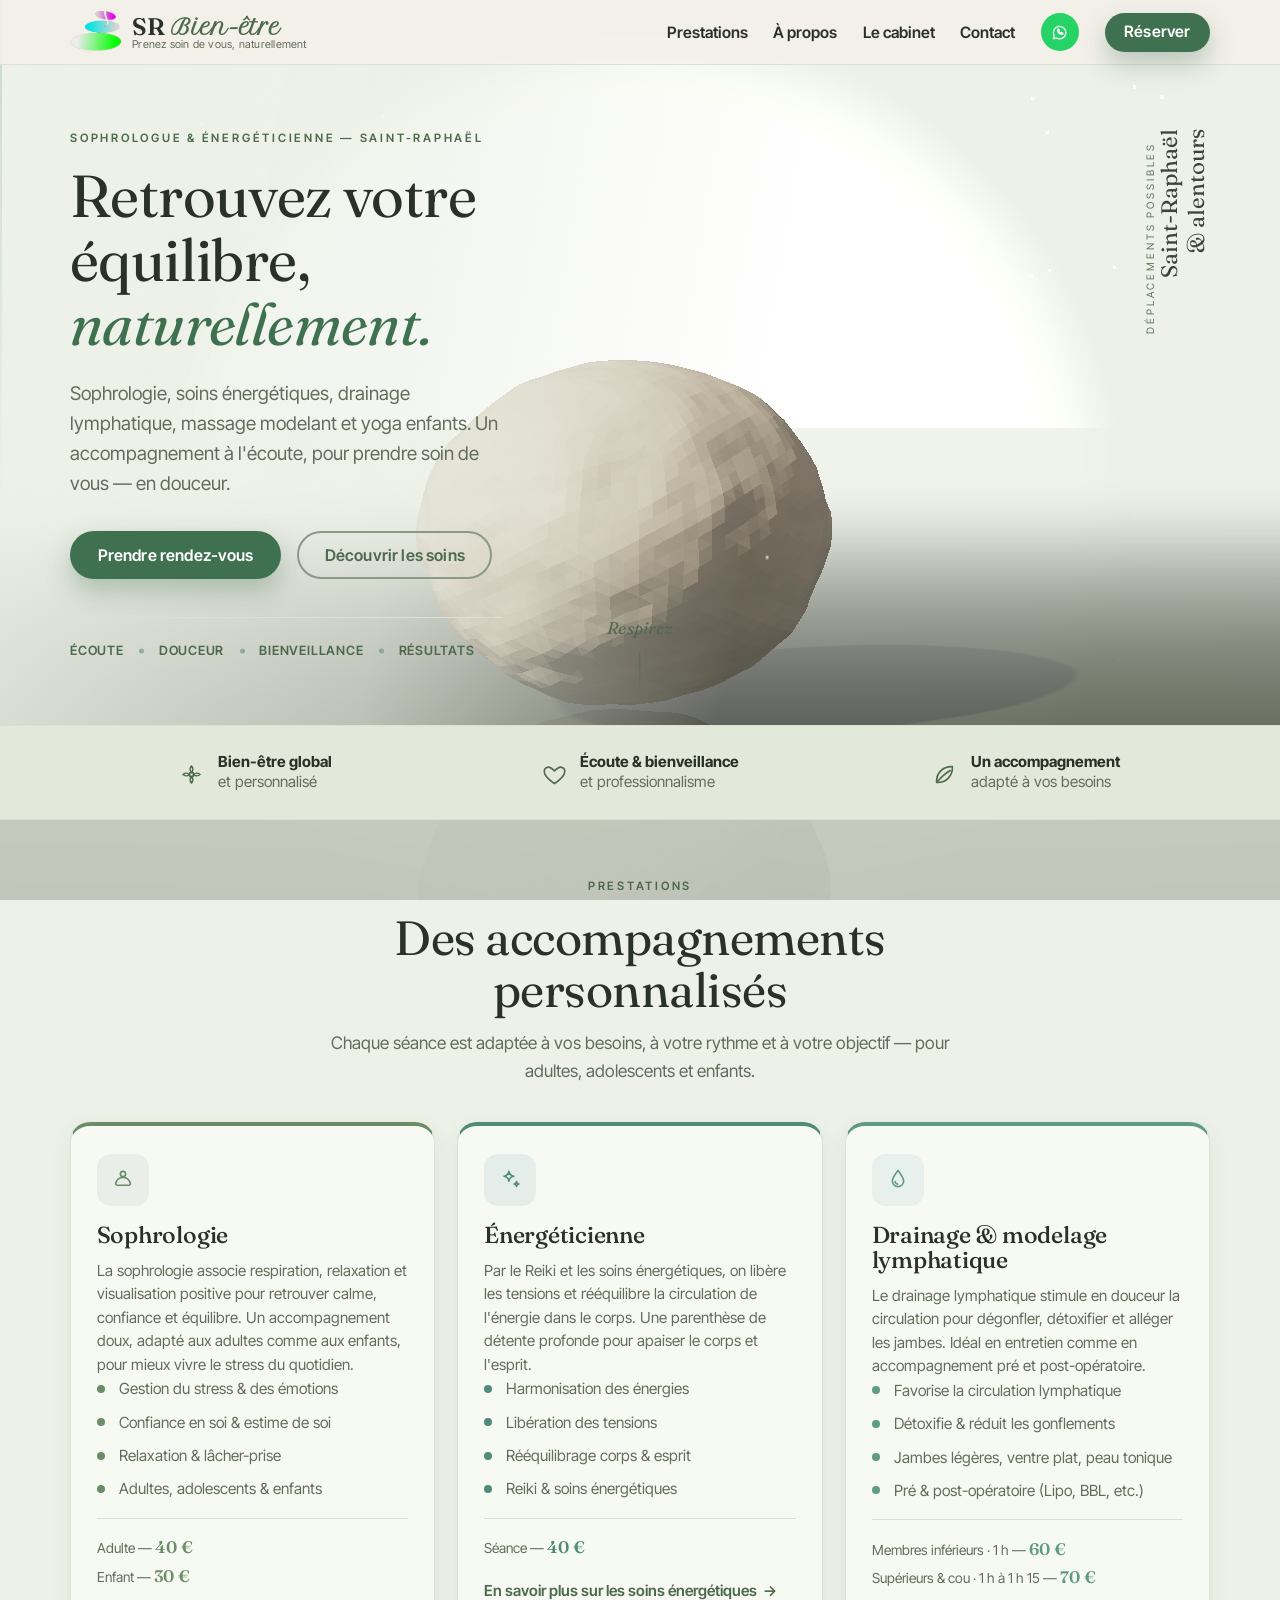
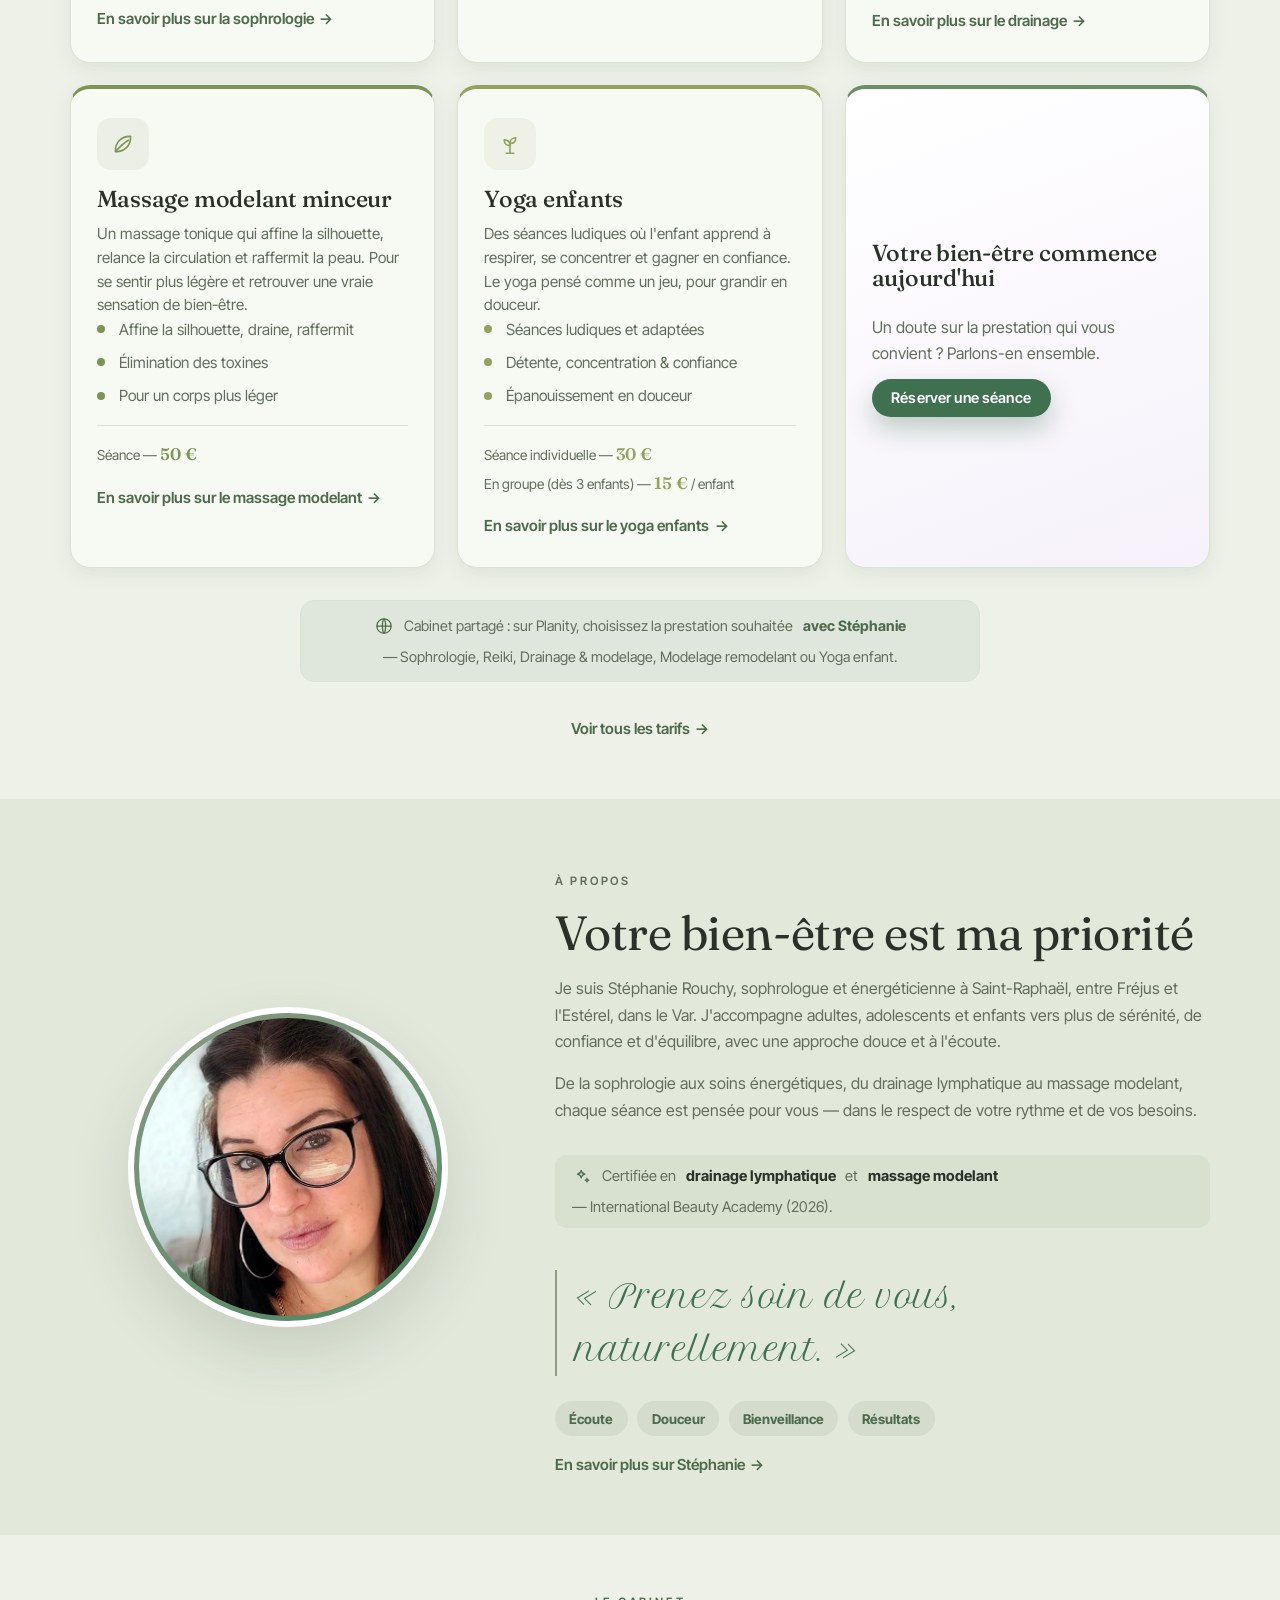
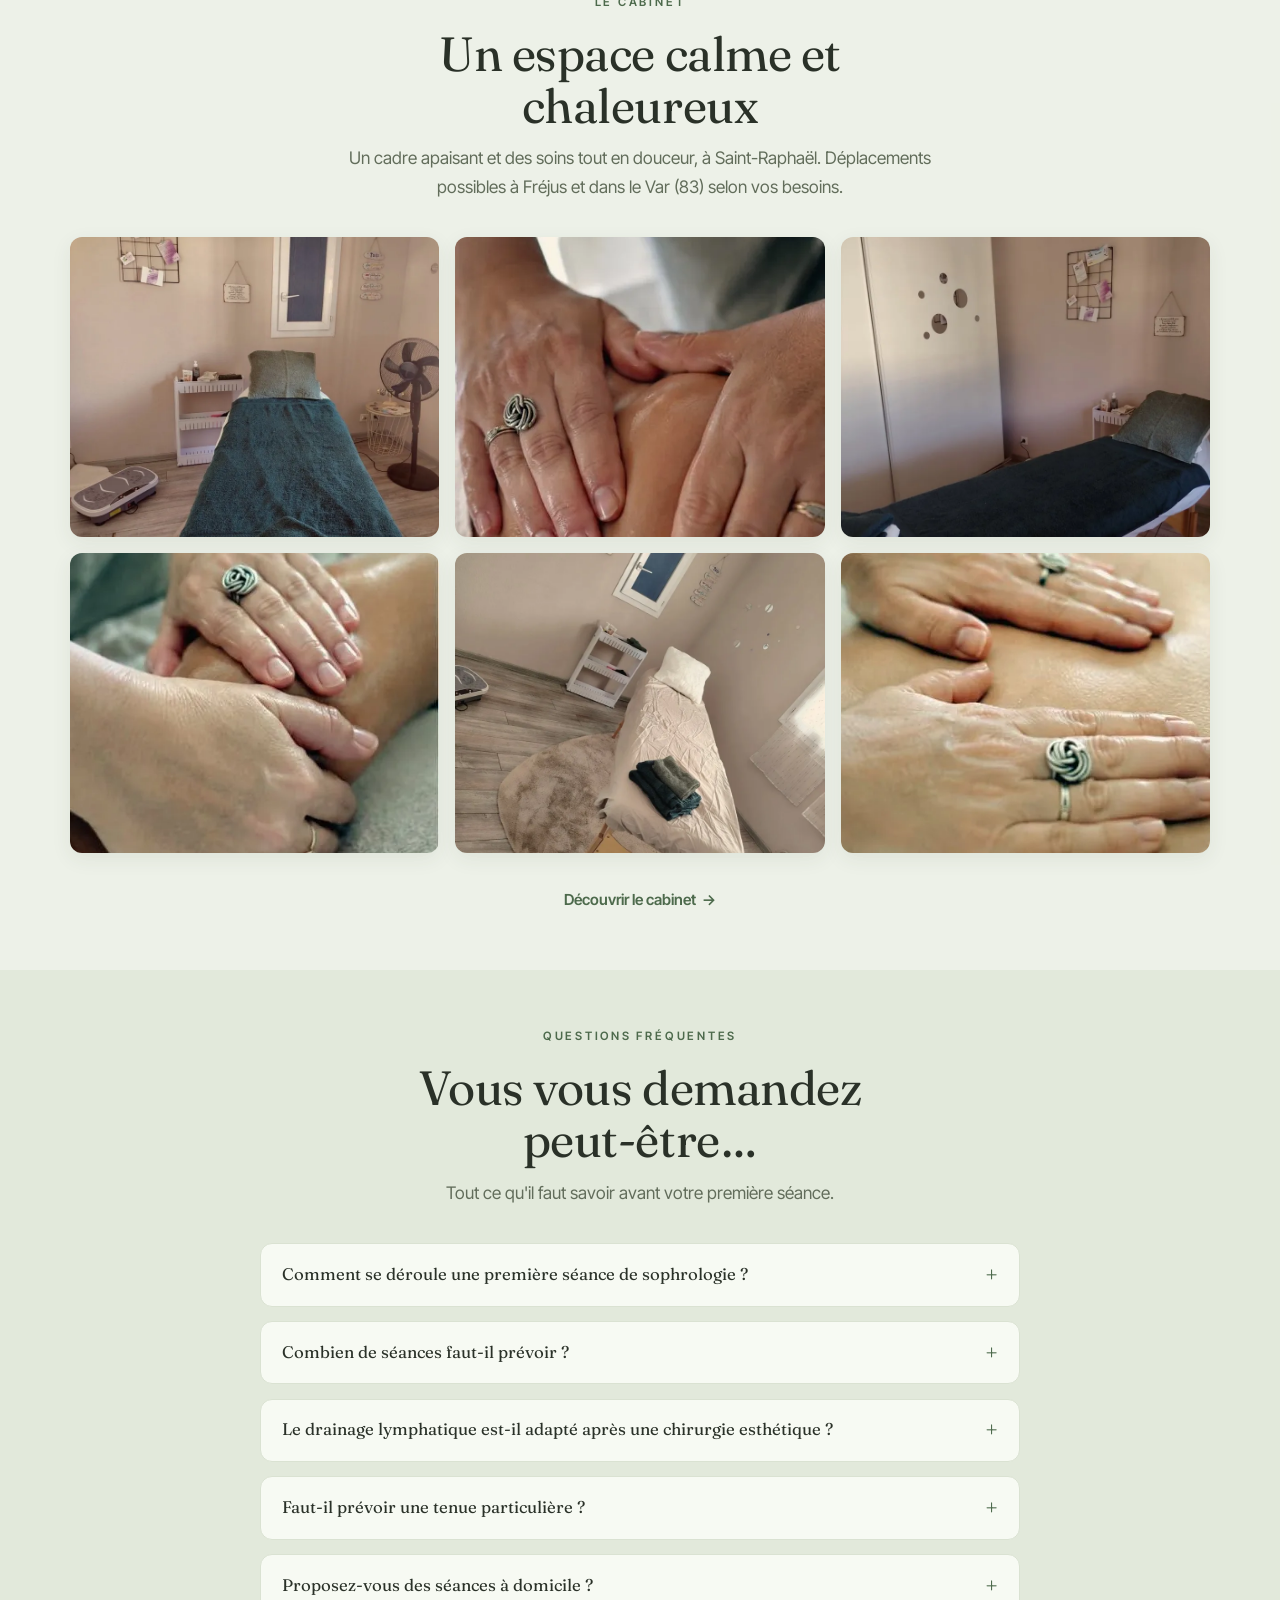
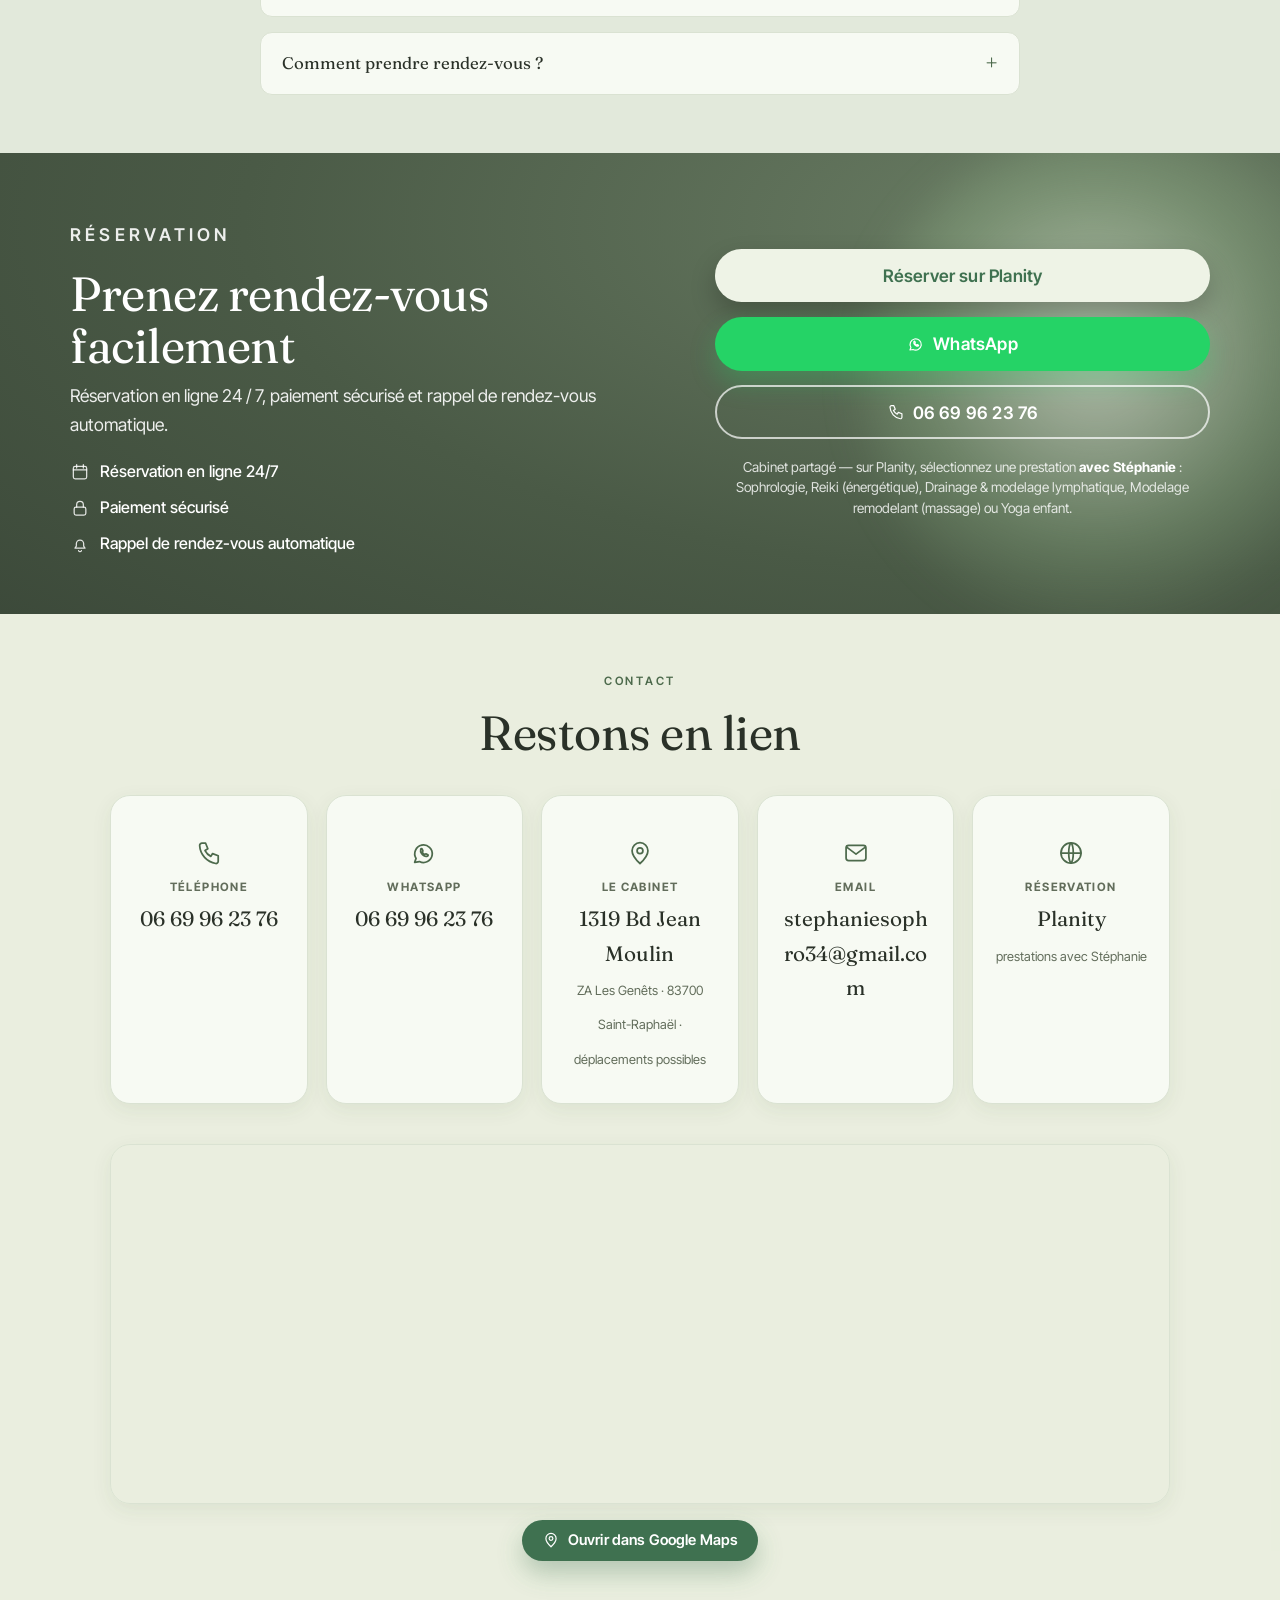
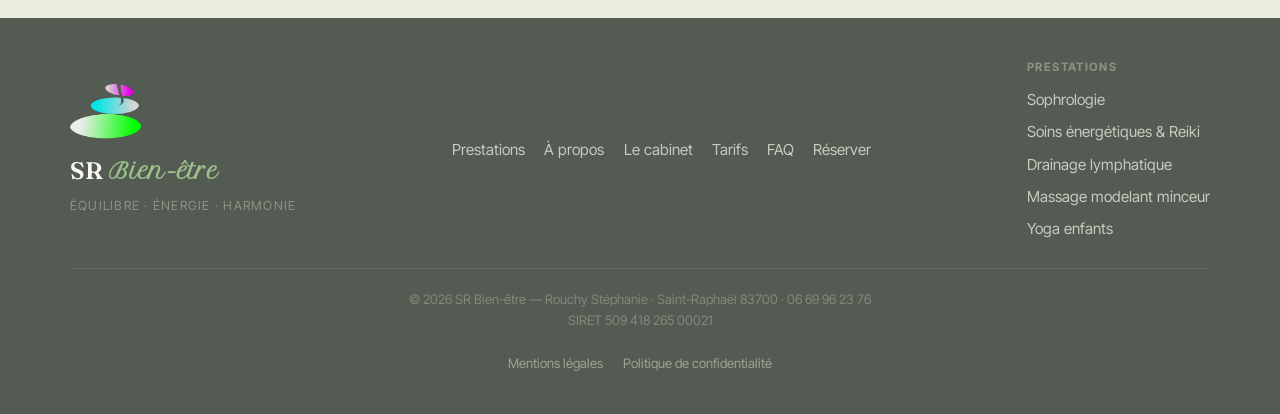
<file: index.html>
<!DOCTYPE html>
<html lang="fr">
<head>
  <meta charset="UTF-8" />
  <meta name="viewport" content="width=device-width, initial-scale=1.0" />
  <title>SR Bien-être — Sophrologie, Énergétique & Massage à Saint-Raphaël</title>
  <meta name="description" content="SR Bien-être à Saint-Raphaël (83700) : sophrologie, soins énergétiques (Reiki), drainage lymphatique, massage modelant minceur et yoga enfants. Prenez soin de vous, naturellement. Réservation en ligne." />
  <meta name="theme-color" content="#edf1e8" />
  <meta name="robots" content="index, follow, max-image-preview:large" />
  <meta name="author" content="Stéphanie Rouchy — SR Bien-être" />
  <link rel="canonical" href="https://www.srbienetre.fr/" />

  <!-- Local SEO -->
  <meta name="geo.region" content="FR-83" />
  <meta name="geo.placename" content="Saint-Raphaël" />
  <meta name="geo.position" content="43.42722;6.78696" />
  <meta name="ICBM" content="43.42722, 6.78696" />

  <!-- Open Graph -->
  <meta property="og:type" content="website" />
  <meta property="og:locale" content="fr_FR" />
  <meta property="og:site_name" content="SR Bien-être" />
  <meta property="og:url" content="https://www.srbienetre.fr/" />
  <meta property="og:title" content="SR Bien-être — Sophrologie, Énergétique & Massage à Saint-Raphaël" />
  <meta property="og:description" content="Sophrologie, soins énergétiques, drainage lymphatique, massage minceur et yoga enfants. Prenez soin de vous, naturellement." />
  <meta property="og:image" content="https://www.srbienetre.fr/assets/img/hero-poster.jpg" />
  <meta property="og:image:width" content="820" />
  <meta property="og:image:height" content="660" />
  <meta property="og:image:alt" content="SR Bien-être — Sophrologie & énergétique à Saint-Raphaël" />

  <!-- Twitter / X card -->
  <meta name="twitter:card" content="summary_large_image" />
  <meta name="twitter:title" content="SR Bien-être — Sophrologie, Énergétique & Massage à Saint-Raphaël" />
  <meta name="twitter:description" content="Sophrologie, soins énergétiques, drainage lymphatique, massage minceur et yoga enfants. Prenez soin de vous, naturellement." />
  <meta name="twitter:image" content="https://www.srbienetre.fr/assets/img/hero-poster.jpg" />

  <link rel="icon" href="/favicon.ico" sizes="32x32" />
  <link rel="icon" href="assets/favicon.svg" type="image/svg+xml" />
  <link rel="apple-touch-icon" href="assets/img/apple-touch-icon.png" />
  <link rel="manifest" href="/site.webmanifest" />
  <link rel="preconnect" href="https://fonts.googleapis.com" />
  <link rel="preconnect" href="https://fonts.gstatic.com" crossorigin />
  <link href="https://fonts.googleapis.com/css2?family=Fraunces:ital,opsz,wght@0,9..144,400;0,9..144,500;0,9..144,600;1,9..144,400;1,9..144,500&family=Inter+Tight:wght@300;400;500;600;700&family=Petit+Formal+Script&display=swap" rel="stylesheet" />
  <link rel="stylesheet" href="styles.css?v=27" />

  <script type="application/ld+json">
  {
    "@context": "https://schema.org",
    "@type": "HealthAndBeautyBusiness",
    "name": "SR Bien-être",
    "description": "Sophrologie, soins énergétiques (Reiki), drainage lymphatique, massage modelant minceur et yoga enfants à Saint-Raphaël.",
    "@id": "https://www.srbienetre.fr/#business",
    "url": "https://www.srbienetre.fr/",
    "image": "https://www.srbienetre.fr/assets/img/hero-poster.jpg",
    "telephone": "+33669962376",
    "email": "stephaniesophro34@gmail.com",
    "knowsLanguage": "fr-FR",
    "founder": { "@type": "Person", "name": "Stéphanie Rouchy" },
    "areaServed": [
      { "@type": "City", "name": "Saint-Raphaël" },
      { "@type": "City", "name": "Fréjus" },
      { "@type": "AdministrativeArea", "name": "Var (83)" }
    ],
    "address": {
      "@type": "PostalAddress",
      "streetAddress": "1319 boulevard Jean Moulin, ZA Les Genêts",
      "addressLocality": "Saint-Raphaël",
      "postalCode": "83700",
      "addressCountry": "FR"
    },
    "geo": {
      "@type": "GeoCoordinates",
      "latitude": 43.42722,
      "longitude": 6.78696
    },
    "hasMap": "https://www.google.com/maps/search/?api=1&query=1319%20Bd%20Jean%20Moulin%2083700%20Saint-Rapha%C3%ABl",
    "slogan": "Prenez soin de vous, naturellement.",
    "priceRange": "€€",
    "hasOfferCatalog": {
      "@type": "OfferCatalog",
      "name": "Prestations",
      "itemListElement": [
        { "@type": "Offer", "priceCurrency": "EUR", "price": "40", "itemOffered": { "@type": "Service", "name": "Sophrologie (adulte)" } },
        { "@type": "Offer", "priceCurrency": "EUR", "price": "30", "itemOffered": { "@type": "Service", "name": "Sophrologie (enfant)" } },
        { "@type": "Offer", "priceCurrency": "EUR", "price": "40", "itemOffered": { "@type": "Service", "name": "Soin énergétique (Reiki)" } },
        { "@type": "Offer", "priceCurrency": "EUR", "price": "60", "itemOffered": { "@type": "Service", "name": "Drainage lymphatique — membres inférieurs (1 h)" } },
        { "@type": "Offer", "priceCurrency": "EUR", "price": "70", "itemOffered": { "@type": "Service", "name": "Drainage lymphatique — membres supérieurs & cou (1 h à 1 h 15)" } },
        { "@type": "Offer", "priceCurrency": "EUR", "price": "50", "itemOffered": { "@type": "Service", "name": "Massage modelant minceur" } },
        { "@type": "Offer", "priceCurrency": "EUR", "price": "30", "itemOffered": { "@type": "Service", "name": "Yoga enfants (individuel)" } },
        { "@type": "Offer", "priceCurrency": "EUR", "price": "15", "itemOffered": { "@type": "Service", "name": "Yoga enfants (groupe, dès 3 enfants)" } }
      ]
    },
    "potentialAction": {
      "@type": "ReserveAction",
      "name": "Réserver une séance de sophrologie avec Stéphanie",
      "target": "https://www.planity.com/aline-nails-83700-saint-raphael-g7h"
    }
  }
</script>

<script type="application/ld+json">
{
  "@context": "https://schema.org",
  "@type": "FAQPage",
  "mainEntity": [
    {
      "@type": "Question",
      "name": "Comment se déroule une première séance de sophrologie ?",
      "acceptedAnswer": { "@type": "Answer", "text": "La première séance commence par un temps d'échange pour comprendre vos besoins et votre objectif. Vient ensuite une pratique guidée, associant respiration et relaxation. Vous restez habillé(e) et confortablement installé(e) tout au long de la séance." }
    },
    {
      "@type": "Question",
      "name": "Combien de séances faut-il prévoir ?",
      "acceptedAnswer": { "@type": "Answer", "text": "Cela dépend de votre objectif. Certaines personnes ressentent un mieux-être dès les premières séances ; pour un accompagnement en profondeur, on prévoit généralement quelques séances espacées d'une à deux semaines. Nous en parlons ensemble dès le début." }
    },
    {
      "@type": "Question",
      "name": "Le drainage lymphatique est-il adapté après une chirurgie esthétique ?",
      "acceptedAnswer": { "@type": "Answer", "text": "Oui. Le drainage manuel est souvent recommandé en pré et post-opératoire (liposuccion, BBL…) pour limiter les gonflements et favoriser la récupération, avec l'accord de votre chirurgien. Le protocole est adapté à chaque étape." }
    },
    {
      "@type": "Question",
      "name": "Faut-il prévoir une tenue particulière ?",
      "acceptedAnswer": { "@type": "Answer", "text": "Aucune tenue spécifique n'est nécessaire. Pour la sophrologie et le yoga, une tenue souple et confortable suffit. Pour les massages et le drainage, tout est prévu au cabinet pour votre confort." }
    },
    {
      "@type": "Question",
      "name": "Proposez-vous des séances à domicile ?",
      "acceptedAnswer": { "@type": "Answer", "text": "Oui, des déplacements sont possibles à Saint-Raphaël, Fréjus et dans le Var (83) selon vos besoins. N'hésitez pas à me contacter pour organiser une séance près de chez vous." }
    },
    {
      "@type": "Question",
      "name": "Comment prendre rendez-vous ?",
      "acceptedAnswer": { "@type": "Answer", "text": "Vous pouvez réserver en ligne 24 h/24 via Planity, ou me contacter directement par téléphone ou WhatsApp au 06 69 96 23 76. Le cabinet étant partagé, pensez à sélectionner une prestation avec Stéphanie." }
    }
  ]
}
</script>
</head>
<body>
  <!-- ============ ICON SPRITE (thin line set) ============ -->
  <svg class="icon-sprite" width="0" height="0" aria-hidden="true" focusable="false">
    <defs>
      <symbol id="ic-lotus" viewBox="0 0 24 24">
        <circle cx="12" cy="6.4" r="2.4"/>
        <path d="M12 9.6c-3.4 0-6.1 2.4-6.7 5.7-.14.8.5 1.5 1.3 1.5h10.8c.8 0 1.44-.7 1.3-1.5C18.1 12 15.4 9.6 12 9.6z"/>
      </symbol>
      <symbol id="ic-spark" viewBox="0 0 24 24">
        <path d="M11 4c.5 3 1.5 4 4.5 4.5-3 .5-4 1.5-4.5 4.5-.5-3-1.5-4-4.5-4.5 3-.5 4-1.5 4.5-4.5z"/>
        <path d="M18 13.5c.22 1.4.8 2 2.2 2.2-1.4.22-2 .8-2.2 2.2-.22-1.4-.8-2-2.2-2.2 1.4-.22 2-.8 2.2-2.2z"/>
      </symbol>
      <symbol id="ic-drop" viewBox="0 0 24 24">
        <path d="M12 3.2c-3.1 4-5.2 6.7-5.2 9.7a5.2 5.2 0 0 0 10.4 0c0-3-2.1-5.7-5.2-9.7z"/>
        <path d="M9.4 13.4a2.6 2.6 0 0 0 2.2 2.4"/>
      </symbol>
      <symbol id="ic-leaf" viewBox="0 0 24 24">
        <path d="M5 19c-.5-8 5.5-14.5 14-14 .5 8.5-6 14.5-14 14z"/>
        <path d="M6 18c4-4.5 7.5-7.5 11-9.5"/>
      </symbol>
      <symbol id="ic-sprout" viewBox="0 0 24 24">
        <path d="M12 20.5V12"/>
        <path d="M12 13.5c-3.2 0-5.3-2.1-5.3-5.3 3.2 0 5.3 2.1 5.3 5.3z"/>
        <path d="M12 11.5c0-3.2 2.1-5.3 5.3-5.3 0 3.2-2.1 5.3-5.3 5.3z"/>
        <path d="M8.5 20.5h7"/>
      </symbol>
      <symbol id="ic-flower" viewBox="0 0 24 24">
        <circle cx="12" cy="12" r="1.9"/>
        <path d="M12 10.1c-1.5-1.5-1.5-4 0-5.6 1.5 1.6 1.5 4.1 0 5.6z"/>
        <path d="M13.9 12c1.5-1.5 4-1.5 5.6 0-1.6 1.5-4.1 1.5-5.6 0z"/>
        <path d="M12 13.9c1.5 1.5 1.5 4 0 5.6-1.5-1.6-1.5-4.1 0-5.6z"/>
        <path d="M10.1 12c-1.5 1.5-4 1.5-5.6 0 1.6-1.5 4.1-1.5 5.6 0z"/>
      </symbol>
      <symbol id="ic-heart" viewBox="0 0 24 24">
        <path d="M12 20s-6.5-4.3-8.6-8.4C1.9 8.3 3.5 5.4 6.6 5.4c1.9 0 3 1 5.4 3.4 2.4-2.4 3.5-3.4 5.4-3.4 3.1 0 4.7 2.9 3.2 6.2C18.5 15.7 12 20 12 20z"/>
      </symbol>
      <symbol id="ic-calendar" viewBox="0 0 24 24">
        <rect x="4" y="5.2" width="16" height="15" rx="2.2"/>
        <path d="M4 9.5h16M8 3.2v4M16 3.2v4"/>
      </symbol>
      <symbol id="ic-lock" viewBox="0 0 24 24">
        <rect x="5" y="11" width="14" height="9.4" rx="2.2"/>
        <path d="M8 11V8a4 4 0 0 1 8 0v3"/>
      </symbol>
      <symbol id="ic-bell" viewBox="0 0 24 24">
        <path d="M6 17h12l-1.6-2.4v-3a4.4 4.4 0 0 0-8.8 0v3L6 17z"/>
        <path d="M10.3 20a1.9 1.9 0 0 0 3.4 0"/>
      </symbol>
      <symbol id="ic-phone" viewBox="0 0 24 24">
        <path d="M6 3.6h3.1l1.9 4.8-2.4 1.5a11.5 11.5 0 0 0 5 5l1.5-2.4 4.8 1.9V19a2 2 0 0 1-2.1 2A16.5 16.5 0 0 1 4 5.7 2 2 0 0 1 6 3.6z"/>
      </symbol>
      <symbol id="ic-pin" viewBox="0 0 24 24">
        <path d="M12 21s6.8-6.3 6.8-11A6.8 6.8 0 0 0 5.2 10c0 4.7 6.8 11 6.8 11z"/>
        <circle cx="12" cy="10" r="2.5"/>
      </symbol>
      <symbol id="ic-globe" viewBox="0 0 24 24">
        <circle cx="12" cy="12" r="8.6"/>
        <path d="M3.5 12h17M12 3.4c2.6 2.6 2.6 14.6 0 17.2M12 3.4c-2.6 2.6-2.6 14.6 0 17.2"/>
      </symbol>
      <symbol id="ic-mail" viewBox="0 0 24 24">
        <rect x="3.5" y="5.5" width="17" height="13" rx="2.2"/>
        <path d="M4 7l8 6 8-6"/>
      </symbol>
      <symbol id="ic-whatsapp" viewBox="0 0 24 24">
        <path d="M4 20l1.2-3.4a7.5 7.5 0 1 1 2.9 2.7L4 20z"/>
        <path d="M9.2 8.7c.3-.6 1-.6 1.3.1l.5 1.1c.1.3.1.6-.1.8l-.4.5a4.2 4.2 0 0 0 2.1 2.1l.5-.4c.2-.2.5-.2.8-.1l1.1.5c.7.3.7 1 .1 1.3-.9.5-2 .5-3.1-.2a6.8 6.8 0 0 1-2.3-2.3c-.7-1.1-.7-2.2-.5-3z"/>
      </symbol>
    </defs>
  </svg>

  <!-- ============ OPENING RITUAL — « Le Souffle » ============ -->
  <div id="souffle-intro" class="intro" aria-hidden="true">
    <div class="intro-inner">
      <span class="intro-line" aria-hidden="true"></span>
      <p class="intro-word intro-word--a">Respirez.</p>
      <p class="intro-word intro-word--b">Retrouvez votre équilibre,<br /><i>naturellement.</i></p>
    </div>
    <button type="button" class="intro-skip" aria-label="Entrer sur le site">Entrer</button>
  </div>

  <a class="skip-link" href="#main">Aller au contenu</a>
  <span class="breath-line" aria-hidden="true"></span>

  <!-- ============ HEADER ============ -->
  <header class="site-header" id="top">
    <div class="container header-inner">
      <a href="#top" class="brand" aria-label="SR Bien-être — accueil">
        <span class="brand-mark" aria-hidden="true">
          <img src="assets/img/logo.png" alt="" width="49" height="40" />
        </span>
        <span class="brand-text">
          <span class="brand-name">SR <em>Bien-être</em></span>
          <span class="brand-tagline">Prenez soin de vous, naturellement</span>
        </span>
      </a>

      <nav class="nav" aria-label="Navigation principale">
        <button class="nav-toggle" aria-expanded="false" aria-controls="nav-menu" aria-label="Ouvrir le menu">
          <span></span><span></span><span></span>
        </button>
        <ul class="nav-menu" id="nav-menu">
          <li><a href="#services">Prestations</a></li>
          <li><a href="#apropos">À propos</a></li>
          <li><a href="/le-cabinet">Le cabinet</a></li>
          <li><a href="#contact">Contact</a></li>
          <li class="nav-wa-item">
            <a href="https://wa.me/33669962376?text=Bonjour%20St%C3%A9phanie%2C%20je%20vous%20contacte%20via%20votre%20site%20SR%20Bien-%C3%AAtre." target="_blank" rel="noopener" class="nav-wa" aria-label="Contacter sur WhatsApp">
              <svg class="ic"><use href="#ic-whatsapp"/></svg>
            </a>
          </li>
          <li><a href="#reserver" class="btn btn-sm btn-primary nav-cta">Réserver</a></li>
        </ul>
      </nav>
    </div>
  </header>

  <main id="main">
    <!-- ============ HERO — « Le Souffle » ============ -->
    <section class="hero">
      <!-- La Membrane : souffle de lumière (pré-rendu léger, SVG/CSS, sans WebGL) -->
      <div class="membrane" aria-hidden="true">
        <svg class="membrane-svg" viewBox="0 0 900 900" preserveAspectRatio="xMidYMid slice">
          <defs>
            <radialGradient id="halo" cx="50%" cy="50%" r="50%">
              <stop offset="0%" stop-color="#c7d0c0" stop-opacity="0.9" />
              <stop offset="45%" stop-color="#aebaa6" stop-opacity="0.55" />
              <stop offset="100%" stop-color="#aebaa6" stop-opacity="0" />
            </radialGradient>
            <radialGradient id="core" cx="46%" cy="44%" r="46%">
              <stop offset="0%" stop-color="#f6faee" stop-opacity="0.98" />
              <stop offset="38%" stop-color="#dbeac8" stop-opacity="0.9" />
              <stop offset="72%" stop-color="#a7c58f" stop-opacity="0.55" />
              <stop offset="100%" stop-color="#7aa76f" stop-opacity="0" />
            </radialGradient>
            <linearGradient id="prism" x1="0" y1="0" x2="1" y2="1">
              <stop offset="0%" stop-color="#e79ab5" />
              <stop offset="30%" stop-color="#b79ad6" />
              <stop offset="60%" stop-color="#7fb9d8" />
              <stop offset="100%" stop-color="#9ecf9f" />
            </linearGradient>
            <filter id="warp" x="-30%" y="-30%" width="160%" height="160%">
              <feTurbulence type="fractalNoise" baseFrequency="0.011 0.014" numOctaves="2" seed="7" result="n" />
              <feDisplacementMap in="SourceGraphic" in2="n" scale="42" xChannelSelector="R" yChannelSelector="G" />
              <feGaussianBlur stdDeviation="6" />
            </filter>
            <filter id="soft"><feGaussianBlur stdDeviation="26" /></filter>
            <filter id="grain">
              <feTurbulence type="fractalNoise" baseFrequency="0.9" numOctaves="2" stitchTiles="stitch" />
              <feColorMatrix type="saturate" values="0" />
            </filter>
          </defs>

          <ellipse cx="450" cy="452" rx="330" ry="330" fill="url(#halo)" filter="url(#soft)" />
          <g filter="url(#warp)">
            <ellipse cx="450" cy="442" rx="250" ry="260" fill="url(#core)" />
            <ellipse class="prism-rim" cx="450" cy="442" rx="250" ry="260" fill="none"
                     stroke="url(#prism)" stroke-width="5" opacity="0.6" />
            <ellipse cx="450" cy="442" rx="250" ry="260" fill="none"
                     stroke="#ffffff" stroke-width="1.5" opacity="0.35" />
          </g>
          <rect width="900" height="900" filter="url(#grain)" opacity="0.05" />
        </svg>
      </div>
      <!-- Desktop fallback: a still of the WebGL « La Source » scene (shown when WebGL doesn't run) -->
      <img class="hero-poster" src="assets/img/hero-poster.jpg?v=1" alt="" aria-hidden="true" width="820" height="660" />

      <div class="container hero-inner">
        <div class="hero-copy">
          <p class="eyebrow">Sophrologue &amp; énergéticienne — Saint-Raphaël</p>
          <h1 class="hero-title">
            Retrouvez votre<br />équilibre, <span class="accent-word">naturellement.</span>
          </h1>
          <p class="lead">
            Sophrologie, soins énergétiques, drainage lymphatique, massage modelant et
            yoga enfants. Un accompagnement à l'écoute, pour prendre soin de vous — en douceur.
          </p>
          <div class="hero-actions">
            <a href="#reserver" class="btn btn-primary">Prendre rendez-vous</a>
            <a href="#services" class="btn btn-ghost">Découvrir les soins</a>
          </div>
          <ul class="hero-values" aria-label="Valeurs">
            <li>Écoute</li><li>Douceur</li><li>Bienveillance</li><li>Résultats</li>
          </ul>
        </div>
        <p class="hero-place" aria-hidden="true">
          <span>déplacements possibles</span>
          Saint-Raphaël<br />&amp; alentours
        </p>
      </div>
      <a href="#trust" class="hero-scroll" aria-label="Défiler">
        <span class="hero-scroll-word">Respirez</span>
        <span class="hero-scroll-dot"></span>
      </a>
    </section>

    <!-- ============ TRUST STRIP ============ -->
    <section class="trust" id="trust" aria-label="Engagements">
      <div class="container trust-inner">
        <div class="trust-item">
          <span class="trust-ic" aria-hidden="true"><svg class="ic"><use href="#ic-flower"/></svg></span>
          <p><strong>Bien-être global</strong><br />et personnalisé</p>
        </div>
        <div class="trust-item">
          <span class="trust-ic" aria-hidden="true"><svg class="ic"><use href="#ic-heart"/></svg></span>
          <p><strong>Écoute &amp; bienveillance</strong><br />et professionnalisme</p>
        </div>
        <div class="trust-item">
          <span class="trust-ic" aria-hidden="true"><svg class="ic"><use href="#ic-leaf"/></svg></span>
          <p><strong>Un accompagnement</strong><br />adapté à vos besoins</p>
        </div>
      </div>
    </section>

    <!-- ============ SERVICES ============ -->
    <section class="section" id="services">
      <div class="container">
        <div class="section-head">
          <p class="eyebrow">Prestations</p>
          <h2>Des accompagnements personnalisés</h2>
          <p class="section-intro">
            Chaque séance est adaptée à vos besoins, à votre rythme et à votre objectif —
            pour adultes, adolescents et enfants.
          </p>
        </div>

        <div class="cards">
          <article class="card card--a">
            <div class="card-icon" aria-hidden="true"><svg class="ic"><use href="#ic-lotus"/></svg></div>
            <h3>Sophrologie</h3>
            <p class="card-desc">La sophrologie associe respiration, relaxation et visualisation positive pour retrouver calme, confiance et équilibre. Un accompagnement doux, adapté aux adultes comme aux enfants, pour mieux vivre le stress du quotidien.</p>
            <ul>
              <li>Gestion du stress &amp; des émotions</li>
              <li>Confiance en soi &amp; estime de soi</li>
              <li>Relaxation &amp; lâcher-prise</li>
              <li>Adultes, adolescents &amp; enfants</li>
            </ul>
            <p class="card-price">
              Adulte — <strong>40 €</strong><br />
              Enfant — <strong>30 €</strong>
            </p>
            <a class="card-link" href="/sophrologie">En savoir plus sur la sophrologie <span aria-hidden="true">→</span></a>
          </article>

          <article class="card card--b">
            <div class="card-icon" aria-hidden="true"><svg class="ic"><use href="#ic-spark"/></svg></div>
            <h3>Énergéticienne</h3>
            <p class="card-desc">Par le Reiki et les soins énergétiques, on libère les tensions et rééquilibre la circulation de l'énergie dans le corps. Une parenthèse de détente profonde pour apaiser le corps et l'esprit.</p>
            <ul>
              <li>Harmonisation des énergies</li>
              <li>Libération des tensions</li>
              <li>Rééquilibrage corps &amp; esprit</li>
              <li>Reiki &amp; soins énergétiques</li>
            </ul>
            <p class="card-price">Séance — <strong>40 €</strong></p>
            <a class="card-link" href="/soin-energetique-reiki">En savoir plus sur les soins énergétiques <span aria-hidden="true">→</span></a>
          </article>

          <article class="card card--c">
            <div class="card-icon" aria-hidden="true"><svg class="ic"><use href="#ic-drop"/></svg></div>
            <h3>Drainage &amp; modelage lymphatique</h3>
            <p class="card-desc">Le drainage lymphatique stimule en douceur la circulation pour dégonfler, détoxifier et alléger les jambes. Idéal en entretien comme en accompagnement pré et post-opératoire.</p>
            <ul>
              <li>Favorise la circulation lymphatique</li>
              <li>Détoxifie &amp; réduit les gonflements</li>
              <li>Jambes légères, ventre plat, peau tonique</li>
              <li>Pré &amp; post-opératoire (Lipo, BBL, etc.)</li>
            </ul>
            <p class="card-price">
              Membres inférieurs · 1 h — <strong>60 €</strong><br />
              Supérieurs &amp; cou · 1 h à 1 h 15 — <strong>70 €</strong>
            </p>
            <a class="card-link" href="/drainage-lymphatique">En savoir plus sur le drainage <span aria-hidden="true">→</span></a>
          </article>

          <article class="card card--d">
            <div class="card-icon" aria-hidden="true"><svg class="ic"><use href="#ic-leaf"/></svg></div>
            <h3>Massage modelant minceur</h3>
            <p class="card-desc">Un massage tonique qui affine la silhouette, relance la circulation et raffermit la peau. Pour se sentir plus légère et retrouver une vraie sensation de bien-être.</p>
            <ul>
              <li>Affine la silhouette, draine, raffermit</li>
              <li>Élimination des toxines</li>
              <li>Pour un corps plus léger</li>
            </ul>
            <p class="card-price">Séance — <strong>50 €</strong></p>
            <a class="card-link" href="/massage-modelant-minceur">En savoir plus sur le massage modelant <span aria-hidden="true">→</span></a>
          </article>

          <article class="card card--e">
            <div class="card-icon" aria-hidden="true"><svg class="ic"><use href="#ic-sprout"/></svg></div>
            <h3>Yoga enfants</h3>
            <p class="card-desc">Des séances ludiques où l'enfant apprend à respirer, se concentrer et gagner en confiance. Le yoga pensé comme un jeu, pour grandir en douceur.</p>
            <ul>
              <li>Séances ludiques et adaptées</li>
              <li>Détente, concentration &amp; confiance</li>
              <li>Épanouissement en douceur</li>
            </ul>
            <p class="card-price">
              Séance individuelle — <strong>30 €</strong><br />
              En groupe (dès 3 enfants) — <strong>15 €</strong> / enfant
            </p>
            <a class="card-link" href="/yoga-enfants">En savoir plus sur le yoga enfants <span aria-hidden="true">→</span></a>
          </article>

          <article class="card card-cta card--a">
            <h3>Votre bien-être commence aujourd'hui</h3>
            <p>Un doute sur la prestation qui vous convient&nbsp;? Parlons-en ensemble.</p>
            <a href="#reserver" class="btn btn-primary btn-sm">Réserver une séance</a>
          </article>
        </div>
        <p class="booking-hint">
          <svg class="ic" aria-hidden="true"><use href="#ic-globe"/></svg>
          Cabinet partagé : sur Planity, choisissez la prestation souhaitée
          <strong>avec Stéphanie</strong> — Sophrologie, Reiki, Drainage&nbsp;&amp;&nbsp;modelage,
          Modelage remodelant ou Yoga enfant.
        </p>
        <p class="services-tarifs-link">
          <a class="card-link" href="/tarifs">Voir tous les tarifs <span aria-hidden="true">→</span></a>
        </p>
      </div>
    </section>

    <!-- ============ À PROPOS ============ -->
    <section class="section section-alt" id="apropos">
      <div class="container about">
        <div class="about-media">
          <picture>
            <source srcset="assets/img/stephanie.webp" type="image/webp" />
            <img src="assets/img/stephanie.jpg?v=2" alt="Stéphanie Rouchy, sophrologue et énergéticienne à Saint-Raphaël" width="600" height="600" loading="lazy" decoding="async" />
          </picture>
        </div>
        <div class="about-copy">
          <p class="eyebrow">À propos</p>
          <h2>Votre bien-être est ma priorité</h2>
          <p>
            Je suis Stéphanie Rouchy, sophrologue et énergéticienne à Saint-Raphaël,
            entre Fréjus et l'Estérel, dans le Var. J'accompagne adultes, adolescents et
            enfants vers plus de sérénité, de confiance et d'équilibre, avec une approche
            douce et à l'écoute.
          </p>
          <p>
            De la sophrologie aux soins énergétiques, du drainage lymphatique au massage
            modelant, chaque séance est pensée pour vous — dans le respect de votre rythme et
            de vos besoins.
          </p>
          <p class="credentials">
            <svg class="ic" aria-hidden="true"><use href="#ic-spark"/></svg>
            Certifiée en <strong>drainage lymphatique</strong> et <strong>massage modelant</strong> —
            International Beauty Academy (2026).
          </p>
          <blockquote>« Prenez soin de vous, naturellement. »</blockquote>
          <div class="about-values">
            <span>Écoute</span><span>Douceur</span><span>Bienveillance</span><span>Résultats</span>
          </div>
          <a class="card-link" href="/a-propos">En savoir plus sur Stéphanie <span aria-hidden="true">→</span></a>
        </div>
      </div>
    </section>

    <!-- ============ CABINET / GALERIE ============ -->
    <section class="section" id="cabinet">
      <div class="container">
        <div class="section-head">
          <p class="eyebrow">Le cabinet</p>
          <h2>Un espace calme et chaleureux</h2>
          <p class="section-intro">
            Un cadre apaisant et des soins tout en douceur, à Saint-Raphaël.
            Déplacements possibles à Fréjus et dans le Var (83) selon vos besoins.
          </p>
        </div>
        <div class="gallery">
          <figure><picture><source srcset="assets/img/cabinet-2.webp" type="image/webp" /><img src="assets/img/cabinet-2.jpg" alt="Table de soin du cabinet SR Bien-être à Saint-Raphaël" loading="lazy" decoding="async" width="1400" height="1892" /></picture></figure>
          <figure><picture><source srcset="assets/img/massage-1.webp" type="image/webp" /><img src="assets/img/massage-1.jpg" alt="Massage modelant du dos au cabinet de Saint-Raphaël" loading="lazy" decoding="async" width="554" height="579" /></picture></figure>
          <figure><picture><source srcset="assets/img/cabinet-3.webp" type="image/webp" /><img src="assets/img/cabinet-3.jpg" alt="Espace de soin lumineux du cabinet de bien-être" loading="lazy" decoding="async" width="1400" height="1892" /></picture></figure>
          <figure><picture><source srcset="assets/img/massage-2.webp" type="image/webp" /><img src="assets/img/massage-2.jpg" alt="Drainage et massage relaxant des jambes" loading="lazy" decoding="async" width="468" height="472" /></picture></figure>
          <figure><picture><source srcset="assets/img/cabinet-5.webp" type="image/webp" /><img src="assets/img/cabinet-5.jpg" alt="Vue d'ensemble du cabinet de bien-être à Saint-Raphaël" loading="lazy" decoding="async" width="1400" height="1745" /></picture></figure>
          <figure><picture><source srcset="assets/img/massage-3.webp" type="image/webp" /><img src="assets/img/massage-3.jpg?v=2" alt="Drainage lymphatique du ventre au cabinet de Saint-Raphaël" loading="lazy" decoding="async" width="574" height="372" /></picture></figure>
        </div>
        <p class="services-tarifs-link">
          <a class="card-link" href="/le-cabinet">Découvrir le cabinet <span aria-hidden="true">→</span></a>
        </p>
      </div>
    </section>

    <!-- ============ FAQ ============ -->
    <section class="section section-alt" id="faq">
      <div class="container">
        <div class="section-head">
          <p class="eyebrow">Questions fréquentes</p>
          <h2>Vous vous demandez peut-être…</h2>
          <p class="section-intro">Tout ce qu'il faut savoir avant votre première séance.</p>
        </div>
        <div class="faq">
          <details class="faq-item">
            <summary>Comment se déroule une première séance de sophrologie&nbsp;?</summary>
            <div class="faq-answer"><p>La première séance commence par un temps d'échange pour comprendre vos besoins et votre objectif. Vient ensuite une pratique guidée, associant respiration et relaxation. Vous restez habillé(e) et confortablement installé(e) tout au long de la séance.</p></div>
          </details>
          <details class="faq-item">
            <summary>Combien de séances faut-il prévoir&nbsp;?</summary>
            <div class="faq-answer"><p>Cela dépend de votre objectif. Certaines personnes ressentent un mieux-être dès les premières séances&nbsp;; pour un accompagnement en profondeur, on prévoit généralement quelques séances espacées d'une à deux semaines. Nous en parlons ensemble dès le début.</p></div>
          </details>
          <details class="faq-item">
            <summary>Le drainage lymphatique est-il adapté après une chirurgie esthétique&nbsp;?</summary>
            <div class="faq-answer"><p>Oui. Le drainage manuel est souvent recommandé en pré et post-opératoire (liposuccion, BBL…) pour limiter les gonflements et favoriser la récupération, avec l'accord de votre chirurgien. Le protocole est adapté à chaque étape.</p></div>
          </details>
          <details class="faq-item">
            <summary>Faut-il prévoir une tenue particulière&nbsp;?</summary>
            <div class="faq-answer"><p>Aucune tenue spécifique n'est nécessaire. Pour la sophrologie et le yoga, une tenue souple et confortable suffit. Pour les massages et le drainage, tout est prévu au cabinet pour votre confort.</p></div>
          </details>
          <details class="faq-item">
            <summary>Proposez-vous des séances à domicile&nbsp;?</summary>
            <div class="faq-answer"><p>Oui, des déplacements sont possibles à Saint-Raphaël, Fréjus et dans le Var (83) selon vos besoins. N'hésitez pas à me contacter pour organiser une séance près de chez vous.</p></div>
          </details>
          <details class="faq-item">
            <summary>Comment prendre rendez-vous&nbsp;?</summary>
            <div class="faq-answer"><p>Vous pouvez réserver en ligne 24&nbsp;h/24 via Planity, ou me contacter directement par téléphone ou WhatsApp au 06 69 96 23 76. Le cabinet étant partagé, pensez à sélectionner une prestation <strong>avec Stéphanie</strong>.</p></div>
          </details>
        </div>
      </div>
    </section>

    <!-- ============ RÉSERVER ============ -->
    <section class="section reserve" id="reserver">
      <div class="container reserve-inner">
        <div class="reserve-copy">
          <p class="eyebrow eyebrow-light">Réservation</p>
          <h2>Prenez rendez-vous facilement</h2>
          <p>Réservation en ligne 24&nbsp;/&nbsp;7, paiement sécurisé et rappel de rendez-vous automatique.</p>
          <ul class="reserve-points">
            <li><svg class="ic"><use href="#ic-calendar"/></svg> Réservation en ligne 24/7</li>
            <li><svg class="ic"><use href="#ic-lock"/></svg> Paiement sécurisé</li>
            <li><svg class="ic"><use href="#ic-bell"/></svg> Rappel de rendez-vous automatique</li>
          </ul>
        </div>
        <div class="reserve-actions">
          <a href="https://www.planity.com/aline-nails-83700-saint-raphael-g7h" target="_blank" rel="noopener" class="btn btn-primary btn-lg">
            Réserver sur Planity
          </a>
          <a href="https://wa.me/33669962376?text=Bonjour%20St%C3%A9phanie%2C%20je%20vous%20contacte%20via%20votre%20site%20SR%20Bien-%C3%AAtre." target="_blank" rel="noopener" class="btn btn-lg btn-whatsapp">
            <svg class="ic"><use href="#ic-whatsapp"/></svg> WhatsApp
          </a>
          <a href="tel:+33669962376" class="btn btn-ghost btn-lg btn-ghost-light">
            <svg class="ic"><use href="#ic-phone"/></svg> 06 69 96 23 76
          </a>
          <p class="reserve-note">
            Cabinet partagé — sur Planity, sélectionnez une prestation
            <strong>avec Stéphanie</strong> : Sophrologie, Reiki&nbsp;(énergétique),
            Drainage&nbsp;&amp;&nbsp;modelage lymphatique, Modelage remodelant&nbsp;(massage)
            ou Yoga enfant.
          </p>
        </div>
      </div>
    </section>

    <!-- ============ CONTACT ============ -->
    <section class="section section-alt" id="contact">
      <div class="container">
        <div class="section-head">
          <p class="eyebrow">Contact</p>
          <h2>Restons en lien</h2>
        </div>
        <div class="contact-grid">
          <a class="contact-item" href="tel:+33669962376">
            <span class="contact-ic" aria-hidden="true"><svg class="ic"><use href="#ic-phone"/></svg></span>
            <span class="contact-label">Téléphone</span>
            <span class="contact-val">06 69 96 23 76</span>
          </a>
          <a class="contact-item" href="https://wa.me/33669962376?text=Bonjour%20St%C3%A9phanie%2C%20je%20vous%20contacte%20via%20votre%20site%20SR%20Bien-%C3%AAtre." target="_blank" rel="noopener">
            <span class="contact-ic" aria-hidden="true"><svg class="ic"><use href="#ic-whatsapp"/></svg></span>
            <span class="contact-label">WhatsApp</span>
            <span class="contact-val">06 69 96 23 76</span>
          </a>
          <a class="contact-item" href="https://www.google.com/maps/search/?api=1&amp;query=1319%20Bd%20Jean%20Moulin%2083700%20Saint-Rapha%C3%ABl" target="_blank" rel="noopener">
            <span class="contact-ic" aria-hidden="true"><svg class="ic"><use href="#ic-pin"/></svg></span>
            <span class="contact-label">Le cabinet</span>
            <span class="contact-val">1319 Bd Jean Moulin<br /><small>ZA Les Genêts · 83700 Saint-Raphaël · déplacements possibles</small></span>
          </a>
          <a class="contact-item" href="mailto:stephaniesophro34@gmail.com">
            <span class="contact-ic" aria-hidden="true"><svg class="ic"><use href="#ic-mail"/></svg></span>
            <span class="contact-label">Email</span>
            <span class="contact-val contact-email">stephaniesophro34@gmail.com</span>
          </a>
          <a class="contact-item" href="https://www.planity.com/aline-nails-83700-saint-raphael-g7h" target="_blank" rel="noopener">
            <span class="contact-ic" aria-hidden="true"><svg class="ic"><use href="#ic-globe"/></svg></span>
            <span class="contact-label">Réservation</span>
            <span class="contact-val">Planity<br /><small>prestations avec Stéphanie</small></span>
          </a>
        </div>

        <div class="map-wrap">
          <iframe
            class="map-embed"
            title="Localisation du cabinet SR Bien-être — 1319 Bd Jean Moulin, Saint-Raphaël"
            loading="lazy"
            referrerpolicy="no-referrer-when-downgrade"
            src="https://www.openstreetmap.org/export/embed.html?bbox=6.78096%2C43.42322%2C6.79296%2C43.43122&amp;layer=mapnik&amp;marker=43.42722%2C6.78696"></iframe>
          <a class="btn btn-primary btn-sm map-directions" href="https://www.google.com/maps/search/?api=1&amp;query=1319%20Bd%20Jean%20Moulin%2083700%20Saint-Rapha%C3%ABl" target="_blank" rel="noopener">
            <svg class="ic" aria-hidden="true"><use href="#ic-pin"/></svg> Ouvrir dans Google Maps
          </a>
        </div>
      </div>
    </section>
  </main>

  <!-- ============ FOOTER ============ -->
  <footer class="site-footer">
    <div class="container footer-inner">
      <div class="footer-brand">
        <img class="footer-logo" src="assets/img/logo.png" alt="Logo SR Bien-être" width="73" height="60" loading="lazy" />
        <span class="brand-name">SR <em>Bien-être</em></span>
        <p>Équilibre · Énergie · Harmonie</p>
      </div>
      <nav aria-label="Liens de pied de page">
        <a href="#services">Prestations</a>
        <a href="/a-propos">À propos</a>
        <a href="/le-cabinet">Le cabinet</a>
        <a href="/tarifs">Tarifs</a>
        <a href="#faq">FAQ</a>
        <a href="#reserver">Réserver</a>
</nav>
      <nav class="footer-services" aria-label="Prestations">
        <span class="footer-col-title">Prestations</span>
        <a href="/sophrologie">Sophrologie</a>
        <a href="/soin-energetique-reiki">Soins énergétiques &amp; Reiki</a>
        <a href="/drainage-lymphatique">Drainage lymphatique</a>
        <a href="/massage-modelant-minceur">Massage modelant minceur</a>
        <a href="/yoga-enfants">Yoga enfants</a>
      </nav>
      <p class="footer-legal">
        © <span id="year"></span> SR Bien-être — Rouchy Stéphanie · Saint-Raphaël 83700 · 06 69 96 23 76<br />
        SIRET 509 418 265 00021
      </p>
      <p class="footer-legal-links">
        <a href="mentions-legales">Mentions légales</a>
        <a href="confidentialite">Politique de confidentialité</a>
      </p>
    </div>
  </footer>

  <a href="https://wa.me/33669962376?text=Bonjour%20St%C3%A9phanie%2C%20je%20vous%20contacte%20via%20votre%20site%20SR%20Bien-%C3%AAtre." target="_blank" rel="noopener" class="fab-wa" aria-label="Contacter sur WhatsApp"><svg class="ic"><use href="#ic-whatsapp"/></svg></a>
  <a href="#reserver" class="fab" aria-label="Prendre rendez-vous"><svg class="ic"><use href="#ic-calendar"/></svg> Réserver</a>

  <script src="script.js?v=9"></script>
</body>
</html>
</file>
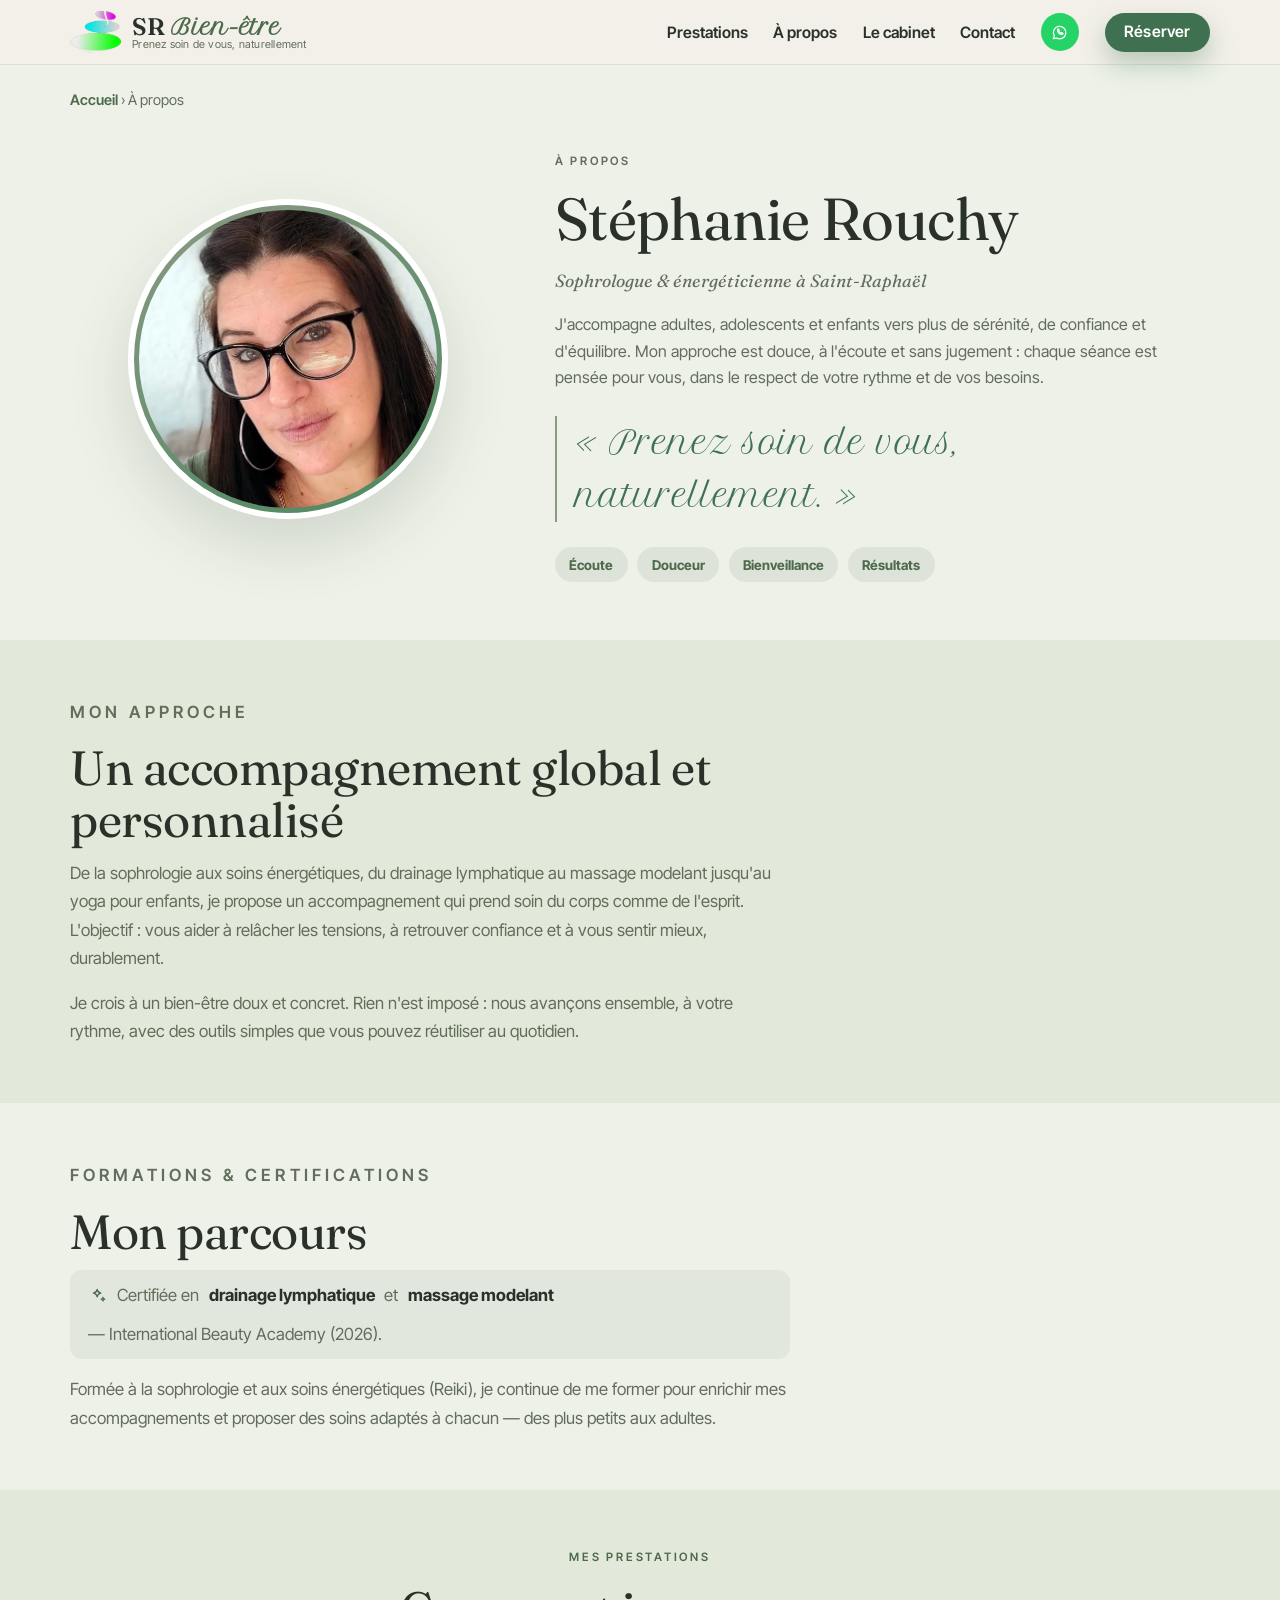
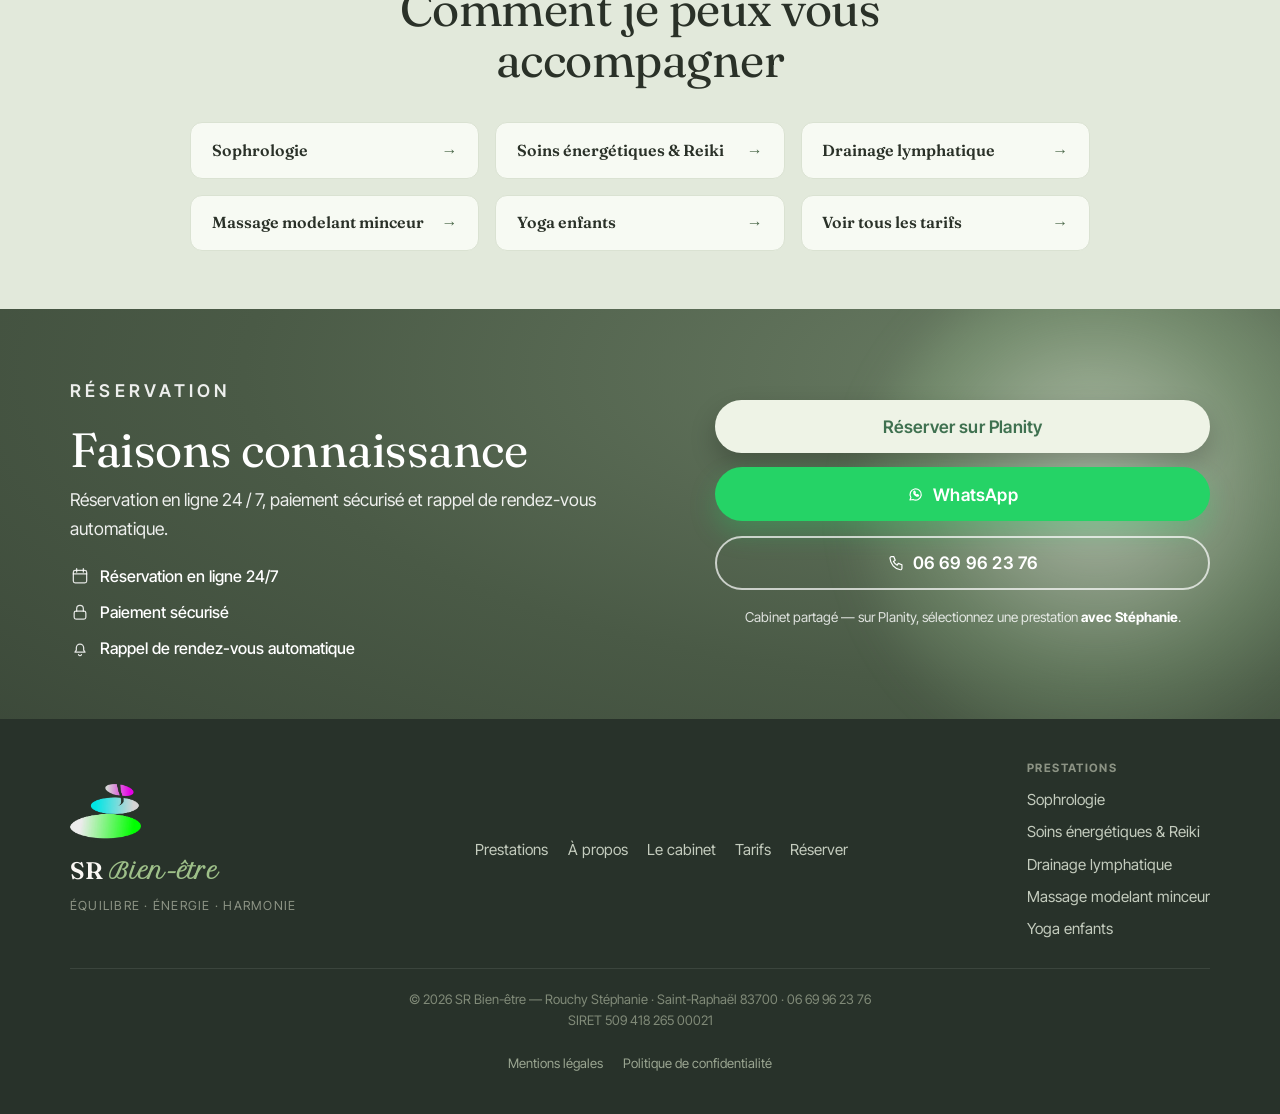
<file: a-propos.html>
<!DOCTYPE html>
<html lang="fr">
<head>
  <meta charset="UTF-8" />
  <meta name="viewport" content="width=device-width, initial-scale=1.0" />
  <title>À propos — Stéphanie Rouchy, sophrologue &amp; énergéticienne à Saint-Raphaël</title>
  <meta name="description" content="Stéphanie Rouchy, sophrologue et énergéticienne à Saint-Raphaël (SR Bien-être). Une approche douce et bienveillante, des accompagnements en sophrologie, soins énergétiques, drainage lymphatique et yoga enfants." />
  <meta name="theme-color" content="#edf1e8" />
  <meta name="robots" content="index, follow, max-image-preview:large" />
  <meta name="author" content="Stéphanie Rouchy — SR Bien-être" />
  <link rel="canonical" href="https://www.srbienetre.fr/a-propos" />

  <!-- Local SEO -->
  <meta name="geo.region" content="FR-83" />
  <meta name="geo.placename" content="Saint-Raphaël" />
  <meta name="geo.position" content="43.42722;6.78696" />
  <meta name="ICBM" content="43.42722, 6.78696" />

  <!-- Open Graph -->
  <meta property="og:type" content="profile" />
  <meta property="og:locale" content="fr_FR" />
  <meta property="og:site_name" content="SR Bien-être" />
  <meta property="og:url" content="https://www.srbienetre.fr/a-propos" />
  <meta property="og:title" content="À propos — Stéphanie Rouchy, sophrologue &amp; énergéticienne à Saint-Raphaël" />
  <meta property="og:description" content="Une approche douce et bienveillante, pour prendre soin de vous — en douceur. Stéphanie Rouchy, SR Bien-être à Saint-Raphaël." />
  <meta property="og:image" content="https://www.srbienetre.fr/assets/img/stephanie.jpg" />
  <meta property="og:image:alt" content="Stéphanie Rouchy, sophrologue et énergéticienne à Saint-Raphaël" />

  <!-- Twitter / X card -->
  <meta name="twitter:card" content="summary_large_image" />
  <meta name="twitter:title" content="À propos — Stéphanie Rouchy, sophrologue &amp; énergéticienne" />
  <meta name="twitter:description" content="Une approche douce et bienveillante, pour prendre soin de vous — en douceur. SR Bien-être à Saint-Raphaël." />
  <meta name="twitter:image" content="https://www.srbienetre.fr/assets/img/stephanie.jpg" />

  <link rel="icon" href="/favicon.ico" sizes="32x32" />
  <link rel="icon" href="assets/favicon.svg" type="image/svg+xml" />
  <link rel="apple-touch-icon" href="assets/img/apple-touch-icon.png" />
  <link rel="manifest" href="/site.webmanifest" />
  <link rel="preconnect" href="https://fonts.googleapis.com" />
  <link rel="preconnect" href="https://fonts.gstatic.com" crossorigin />
  <link href="https://fonts.googleapis.com/css2?family=Fraunces:ital,opsz,wght@0,9..144,400;0,9..144,500;0,9..144,600&family=Inter+Tight:wght@300;400;500;600;700&family=Petit+Formal+Script&display=swap" rel="stylesheet" />
  <link rel="stylesheet" href="styles.css?v=27" />

  <script type="application/ld+json">
  {
    "@context": "https://schema.org",
    "@type": "Person",
    "name": "Stéphanie Rouchy",
    "jobTitle": "Sophrologue & énergéticienne",
    "url": "https://www.srbienetre.fr/a-propos",
    "image": "https://www.srbienetre.fr/assets/img/stephanie.jpg",
    "worksFor": {
      "@type": "HealthAndBeautyBusiness",
      "name": "SR Bien-être",
      "@id": "https://www.srbienetre.fr/#business",
      "url": "https://www.srbienetre.fr/"
    },
    "address": {
      "@type": "PostalAddress",
      "addressLocality": "Saint-Raphaël",
      "postalCode": "83700",
      "addressCountry": "FR"
    },
    "knowsAbout": ["Sophrologie", "Reiki", "Soin énergétique", "Drainage lymphatique", "Massage modelant", "Yoga enfants"],
    "knowsLanguage": "fr-FR"
  }
  </script>

  <script type="application/ld+json">
  {
    "@context": "https://schema.org",
    "@type": "BreadcrumbList",
    "itemListElement": [
      { "@type": "ListItem", "position": 1, "name": "Accueil", "item": "https://www.srbienetre.fr/" },
      { "@type": "ListItem", "position": 2, "name": "À propos", "item": "https://www.srbienetre.fr/a-propos" }
    ]
  }
  </script>
</head>
<body>
  <!-- ============ ICON SPRITE (subset) ============ -->
  <svg class="icon-sprite" width="0" height="0" aria-hidden="true" focusable="false">
    <defs>
      <symbol id="ic-spark" viewBox="0 0 24 24">
        <path d="M11 4c.5 3 1.5 4 4.5 4.5-3 .5-4 1.5-4.5 4.5-.5-3-1.5-4-4.5-4.5 3-.5 4-1.5 4.5-4.5z"/>
        <path d="M18 13.5c.22 1.4.8 2 2.2 2.2-1.4.22-2 .8-2.2 2.2-.22-1.4-.8-2-2.2-2.2 1.4-.22 2-.8 2.2-2.2z"/>
      </symbol>
      <symbol id="ic-calendar" viewBox="0 0 24 24">
        <rect x="4" y="5.2" width="16" height="15" rx="2.2"/>
        <path d="M4 9.5h16M8 3.2v4M16 3.2v4"/>
      </symbol>
      <symbol id="ic-lock" viewBox="0 0 24 24">
        <rect x="5" y="11" width="14" height="9.4" rx="2.2"/>
        <path d="M8 11V8a4 4 0 0 1 8 0v3"/>
      </symbol>
      <symbol id="ic-bell" viewBox="0 0 24 24">
        <path d="M6 17h12l-1.6-2.4v-3a4.4 4.4 0 0 0-8.8 0v3L6 17z"/>
        <path d="M10.3 20a1.9 1.9 0 0 0 3.4 0"/>
      </symbol>
      <symbol id="ic-phone" viewBox="0 0 24 24">
        <path d="M6 3.6h3.1l1.9 4.8-2.4 1.5a11.5 11.5 0 0 0 5 5l1.5-2.4 4.8 1.9V19a2 2 0 0 1-2.1 2A16.5 16.5 0 0 1 4 5.7 2 2 0 0 1 6 3.6z"/>
      </symbol>
      <symbol id="ic-whatsapp" viewBox="0 0 24 24">
        <path d="M4 20l1.2-3.4a7.5 7.5 0 1 1 2.9 2.7L4 20z"/>
        <path d="M9.2 8.7c.3-.6 1-.6 1.3.1l.5 1.1c.1.3.1.6-.1.8l-.4.5a4.2 4.2 0 0 0 2.1 2.1l.5-.4c.2-.2.5-.2.8-.1l1.1.5c.7.3.7 1 .1 1.3-.9.5-2 .5-3.1-.2a6.8 6.8 0 0 1-2.3-2.3c-.7-1.1-.7-2.2-.5-3z"/>
      </symbol>
    </defs>
  </svg>

  <a class="skip-link" href="#main">Aller au contenu</a>

  <!-- ============ HEADER ============ -->
  <header class="site-header">
    <div class="container header-inner">
      <a href="/" class="brand" aria-label="SR Bien-être — accueil">
        <span class="brand-mark" aria-hidden="true">
          <img src="assets/img/logo.png" alt="" width="49" height="40" />
        </span>
        <span class="brand-text">
          <span class="brand-name">SR <em>Bien-être</em></span>
          <span class="brand-tagline">Prenez soin de vous, naturellement</span>
        </span>
      </a>

      <nav class="nav" aria-label="Navigation principale">
        <button class="nav-toggle" aria-expanded="false" aria-controls="nav-menu" aria-label="Ouvrir le menu">
          <span></span><span></span><span></span>
        </button>
        <ul class="nav-menu" id="nav-menu">
          <li><a href="/#services">Prestations</a></li>
          <li><a href="/a-propos" aria-current="page">À propos</a></li>
          <li><a href="/le-cabinet">Le cabinet</a></li>
          <li><a href="/#contact">Contact</a></li>
          <li class="nav-wa-item">
            <a href="https://wa.me/33669962376?text=Bonjour%20St%C3%A9phanie%2C%20je%20vous%20contacte%20via%20votre%20site%20SR%20Bien-%C3%AAtre." target="_blank" rel="noopener" class="nav-wa" aria-label="Contacter sur WhatsApp">
              <svg class="ic"><use href="#ic-whatsapp"/></svg>
            </a>
          </li>
          <li><a href="#reserver" class="btn btn-sm btn-primary nav-cta">Réserver</a></li>
        </ul>
      </nav>
    </div>
  </header>

  <main id="main">
    <!-- Breadcrumb -->
    <div class="container">
      <nav class="breadcrumb" aria-label="Fil d'Ariane">
        <a href="/">Accueil</a> <span aria-hidden="true">›</span> À propos
      </nav>
    </div>

    <!-- ============ INTRO / PORTRAIT ============ -->
    <section class="section svc-top">
      <div class="container about">
        <div class="about-media">
          <picture>
            <source srcset="assets/img/stephanie.webp" type="image/webp" />
            <img src="assets/img/stephanie.jpg?v=2" alt="Stéphanie Rouchy, sophrologue et énergéticienne à Saint-Raphaël" width="600" height="600" decoding="async" />
          </picture>
        </div>
        <div class="about-copy">
          <p class="eyebrow">À propos</p>
          <h1>Stéphanie Rouchy</h1>
          <p class="about-role">Sophrologue &amp; énergéticienne à Saint-Raphaël</p>
          <p>
            J'accompagne adultes, adolescents et enfants vers plus de sérénité, de confiance et
            d'équilibre. Mon approche est douce, à l'écoute et sans jugement&nbsp;: chaque séance
            est pensée pour vous, dans le respect de votre rythme et de vos besoins.
          </p>
          <blockquote>« Prenez soin de vous, naturellement. »</blockquote>
          <div class="about-values">
            <span>Écoute</span><span>Douceur</span><span>Bienveillance</span><span>Résultats</span>
          </div>
        </div>
      </div>
    </section>

    <!-- ============ APPROACH ============ -->
    <section class="section section-alt">
      <div class="container">
        <div class="prose">
          <p class="eyebrow">Mon approche</p>
          <h2>Un accompagnement global et personnalisé</h2>
          <p>
            De la sophrologie aux soins énergétiques, du drainage lymphatique au massage modelant
            jusqu'au yoga pour enfants, je propose un accompagnement qui prend soin du corps comme
            de l'esprit. L'objectif&nbsp;: vous aider à relâcher les tensions, à retrouver confiance
            et à vous sentir mieux, durablement.
          </p>
          <p>
            Je crois à un bien-être doux et concret. Rien n'est imposé&nbsp;: nous avançons
            ensemble, à votre rythme, avec des outils simples que vous pouvez réutiliser au
            quotidien.
          </p>
        </div>
      </div>
    </section>

    <!-- ============ TRAINING ============ -->
    <section class="section">
      <div class="container">
        <div class="prose">
          <p class="eyebrow">Formations &amp; certifications</p>
          <h2>Mon parcours</h2>
          <p class="credentials">
            <svg class="ic" aria-hidden="true"><use href="#ic-spark"/></svg>
            Certifiée en <strong>drainage lymphatique</strong> et <strong>massage modelant</strong> —
            International Beauty Academy (2026).
          </p>
          <p>
            Formée à la sophrologie et aux soins énergétiques (Reiki), je continue de me former
            pour enrichir mes accompagnements et proposer des soins adaptés à chacun — des plus
            petits aux adultes.
          </p>
        </div>
      </div>
    </section>

    <!-- ============ SERVICES LINKS ============ -->
    <section class="section section-alt">
      <div class="container">
        <div class="section-head">
          <p class="eyebrow">Mes prestations</p>
          <h2>Comment je peux vous accompagner</h2>
        </div>
        <div class="related-grid">
          <a class="related-card" href="/sophrologie"><span>Sophrologie</span><span class="arr" aria-hidden="true">→</span></a>
          <a class="related-card" href="/soin-energetique-reiki"><span>Soins énergétiques &amp; Reiki</span><span class="arr" aria-hidden="true">→</span></a>
          <a class="related-card" href="/drainage-lymphatique"><span>Drainage lymphatique</span><span class="arr" aria-hidden="true">→</span></a>
          <a class="related-card" href="/massage-modelant-minceur"><span>Massage modelant minceur</span><span class="arr" aria-hidden="true">→</span></a>
          <a class="related-card" href="/yoga-enfants"><span>Yoga enfants</span><span class="arr" aria-hidden="true">→</span></a>
          <a class="related-card" href="/tarifs"><span>Voir tous les tarifs</span><span class="arr" aria-hidden="true">→</span></a>
        </div>
      </div>
    </section>

    <!-- ============ RÉSERVER ============ -->
    <section class="section reserve" id="reserver">
      <div class="container reserve-inner">
        <div class="reserve-copy">
          <p class="eyebrow eyebrow-light">Réservation</p>
          <h2>Faisons connaissance</h2>
          <p>Réservation en ligne 24&nbsp;/&nbsp;7, paiement sécurisé et rappel de rendez-vous automatique.</p>
          <ul class="reserve-points">
            <li><svg class="ic"><use href="#ic-calendar"/></svg> Réservation en ligne 24/7</li>
            <li><svg class="ic"><use href="#ic-lock"/></svg> Paiement sécurisé</li>
            <li><svg class="ic"><use href="#ic-bell"/></svg> Rappel de rendez-vous automatique</li>
          </ul>
        </div>
        <div class="reserve-actions">
          <a href="https://www.planity.com/aline-nails-83700-saint-raphael-g7h" target="_blank" rel="noopener" class="btn btn-primary btn-lg">
            Réserver sur Planity
          </a>
          <a href="https://wa.me/33669962376?text=Bonjour%20St%C3%A9phanie%2C%20je%20vous%20contacte%20via%20votre%20site%20SR%20Bien-%C3%AAtre." target="_blank" rel="noopener" class="btn btn-lg btn-whatsapp">
            <svg class="ic"><use href="#ic-whatsapp"/></svg> WhatsApp
          </a>
          <a href="tel:+33669962376" class="btn btn-ghost btn-lg btn-ghost-light">
            <svg class="ic"><use href="#ic-phone"/></svg> 06 69 96 23 76
          </a>
          <p class="reserve-note">
            Cabinet partagé — sur Planity, sélectionnez une prestation
            <strong>avec Stéphanie</strong>.
          </p>
        </div>
      </div>
    </section>
  </main>

  <!-- ============ FOOTER ============ -->
  <footer class="site-footer">
    <div class="container footer-inner">
      <div class="footer-brand">
        <img class="footer-logo" src="assets/img/logo.png" alt="Logo SR Bien-être" width="73" height="60" loading="lazy" />
        <span class="brand-name">SR <em>Bien-être</em></span>
        <p>Équilibre · Énergie · Harmonie</p>
      </div>
      <nav aria-label="Liens de pied de page">
        <a href="/#services">Prestations</a>
        <a href="/a-propos">À propos</a>
        <a href="/le-cabinet">Le cabinet</a>
        <a href="/tarifs">Tarifs</a>
        <a href="/#reserver">Réserver</a>
      </nav>
      <nav class="footer-services" aria-label="Prestations">
        <span class="footer-col-title">Prestations</span>
        <a href="/sophrologie">Sophrologie</a>
        <a href="/soin-energetique-reiki">Soins énergétiques &amp; Reiki</a>
        <a href="/drainage-lymphatique">Drainage lymphatique</a>
        <a href="/massage-modelant-minceur">Massage modelant minceur</a>
        <a href="/yoga-enfants">Yoga enfants</a>
      </nav>
      <p class="footer-legal">
        © <span id="year"></span> SR Bien-être — Rouchy Stéphanie · Saint-Raphaël 83700 · 06 69 96 23 76<br />
        SIRET 509 418 265 00021
      </p>
      <p class="footer-legal-links">
        <a href="mentions-legales">Mentions légales</a>
        <a href="confidentialite">Politique de confidentialité</a>
      </p>
    </div>
  </footer>

  <a href="https://wa.me/33669962376?text=Bonjour%20St%C3%A9phanie%2C%20je%20vous%20contacte%20via%20votre%20site%20SR%20Bien-%C3%AAtre." target="_blank" rel="noopener" class="fab-wa" aria-label="Contacter sur WhatsApp"><svg class="ic"><use href="#ic-whatsapp"/></svg></a>
  <a href="#reserver" class="fab" aria-label="Prendre rendez-vous"><svg class="ic"><use href="#ic-calendar"/></svg> Réserver</a>

  <script src="script.js?v=9"></script>
</body>
</html>
</file>
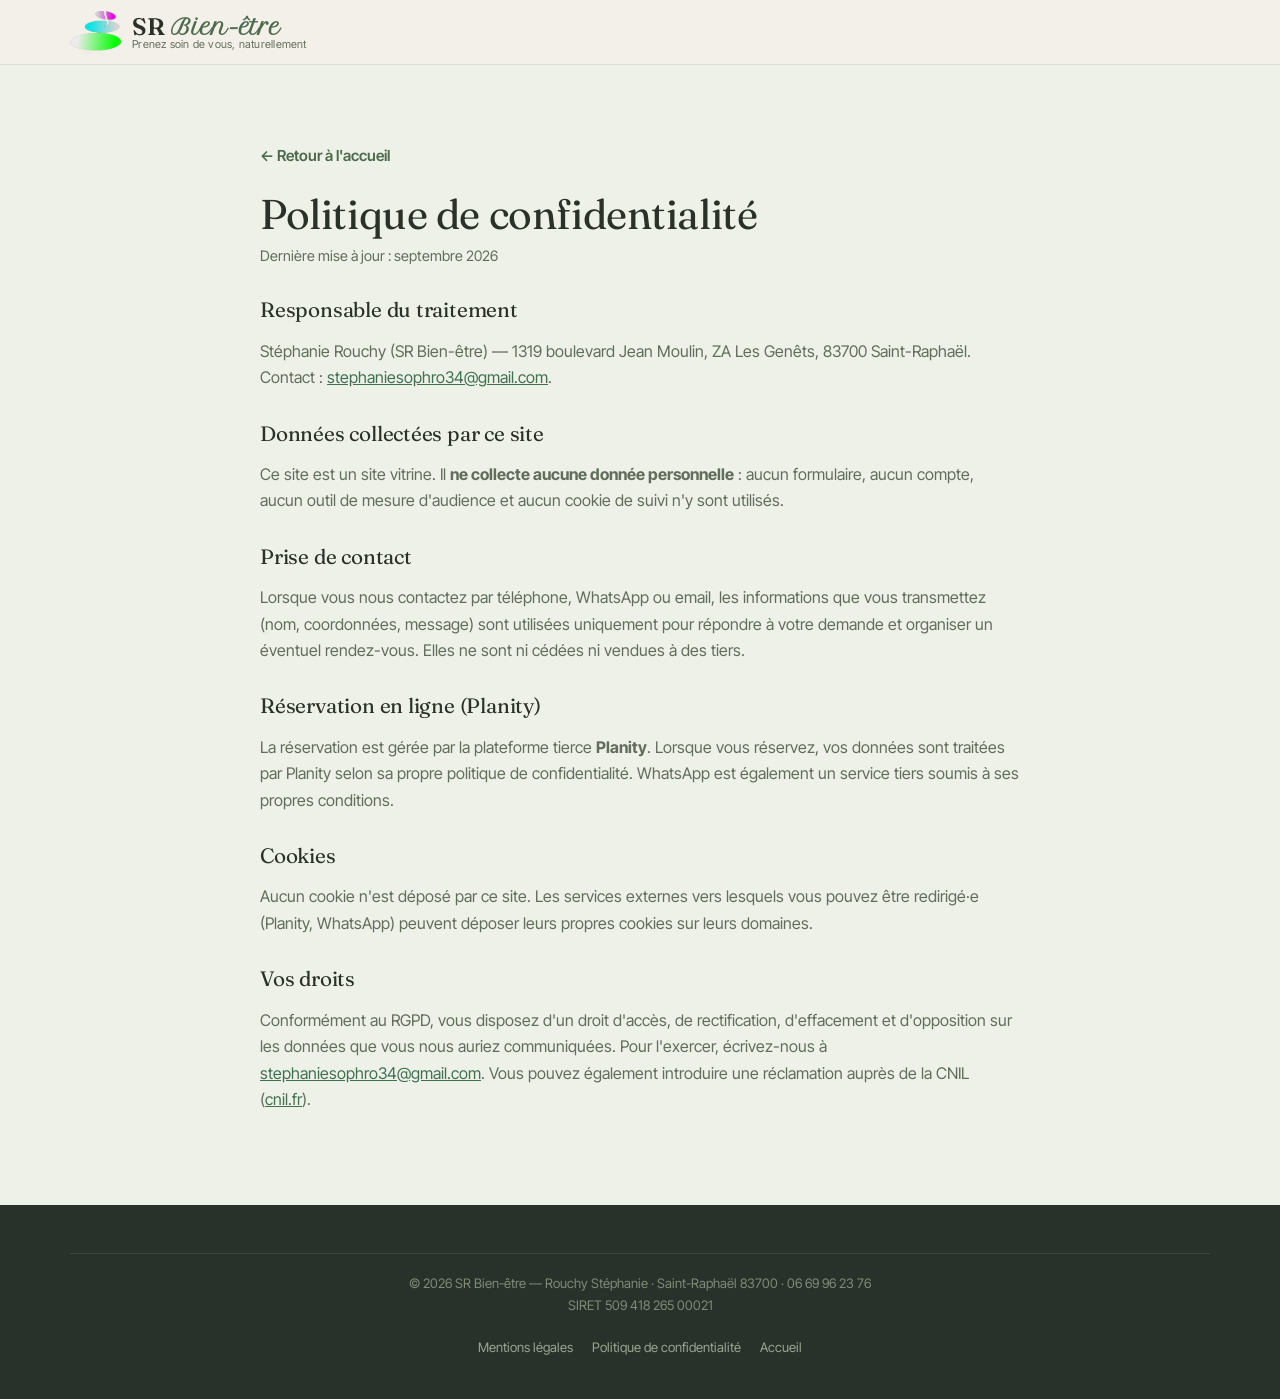
<file: confidentialite.html>
<!DOCTYPE html>
<html lang="fr">
<head>
  <meta charset="UTF-8" />
  <meta name="viewport" content="width=device-width, initial-scale=1.0" />
  <title>Politique de confidentialité — SR Bien-être</title>
  <meta name="description" content="Politique de confidentialité et données personnelles (RGPD) du site SR Bien-être à Saint-Raphaël." />
  <meta name="robots" content="index, follow" />
  <meta name="theme-color" content="#edf1e8" />
  <link rel="canonical" href="https://www.srbienetre.fr/confidentialite" />
  <link rel="icon" href="/favicon.ico" sizes="32x32" />
  <link rel="icon" href="assets/favicon.svg" type="image/svg+xml" />
  <link rel="apple-touch-icon" href="assets/img/apple-touch-icon.png" />
  <link rel="manifest" href="/site.webmanifest" />
  <link rel="preconnect" href="https://fonts.googleapis.com" />
  <link rel="preconnect" href="https://fonts.gstatic.com" crossorigin />
  <link href="https://fonts.googleapis.com/css2?family=Fraunces:ital,opsz,wght@0,9..144,400;0,9..144,500;0,9..144,600&family=Inter+Tight:wght@300;400;500;600;700&family=Petit+Formal+Script&display=swap" rel="stylesheet" />
  <link rel="stylesheet" href="styles.css?v=27" />
</head>
<body>
  <header class="site-header">
    <div class="container header-inner">
      <a href="/" class="brand" aria-label="SR Bien-être — accueil">
        <span class="brand-mark" aria-hidden="true">
          <img src="assets/img/logo.png" alt="" width="49" height="40" />
        </span>
        <span class="brand-text">
          <span class="brand-name">SR <em>Bien-être</em></span>
          <span class="brand-tagline">Prenez soin de vous, naturellement</span>
        </span>
      </a>
    </div>
  </header>

  <main class="container">
    <article class="legal">
      <a href="/" class="back">← Retour à l'accueil</a>
      <h1>Politique de confidentialité</h1>
      <p class="updated">Dernière mise à jour : septembre 2026</p>

      <h2>Responsable du traitement</h2>
      <p>
        Stéphanie Rouchy (SR Bien-être) — 1319 boulevard Jean Moulin, ZA Les Genêts,
        83700 Saint-Raphaël.<br />
        Contact : <a href="mailto:stephaniesophro34@gmail.com">stephaniesophro34@gmail.com</a>.
      </p>

      <h2>Données collectées par ce site</h2>
      <p>
        Ce site est un site vitrine. Il <strong>ne collecte aucune donnée personnelle</strong> :
        aucun formulaire, aucun compte, aucun outil de mesure d'audience et aucun cookie de
        suivi n'y sont utilisés.
      </p>

      <h2>Prise de contact</h2>
      <p>
        Lorsque vous nous contactez par téléphone, WhatsApp ou email, les informations que vous
        transmettez (nom, coordonnées, message) sont utilisées uniquement pour répondre à votre
        demande et organiser un éventuel rendez-vous. Elles ne sont ni cédées ni vendues à des tiers.
      </p>

      <h2>Réservation en ligne (Planity)</h2>
      <p>
        La réservation est gérée par la plateforme tierce <strong>Planity</strong>. Lorsque vous
        réservez, vos données sont traitées par Planity selon sa propre politique de confidentialité.
        WhatsApp est également un service tiers soumis à ses propres conditions.
      </p>

      <h2>Cookies</h2>
      <p>
        Aucun cookie n'est déposé par ce site. Les services externes vers lesquels vous pouvez être
        redirigé·e (Planity, WhatsApp) peuvent déposer leurs propres cookies sur leurs domaines.
      </p>

      <h2>Vos droits</h2>
      <p>
        Conformément au RGPD, vous disposez d'un droit d'accès, de rectification, d'effacement et
        d'opposition sur les données que vous nous auriez communiquées. Pour l'exercer, écrivez-nous
        à <a href="mailto:stephaniesophro34@gmail.com">stephaniesophro34@gmail.com</a>. Vous pouvez
        également introduire une réclamation auprès de la CNIL (<a href="https://www.cnil.fr" target="_blank" rel="noopener">cnil.fr</a>).
      </p>
    </article>
  </main>

  <footer class="site-footer">
    <div class="container footer-inner">
      <p class="footer-legal">
        © <span id="year"></span> SR Bien-être — Rouchy Stéphanie · Saint-Raphaël 83700 · 06 69 96 23 76<br />
        SIRET 509 418 265 00021
      </p>
      <p class="footer-legal-links">
        <a href="mentions-legales">Mentions légales</a>
        <a href="confidentialite">Politique de confidentialité</a>
        <a href="/">Accueil</a>
      </p>
    </div>
  </footer>

  <script src="assets/js/legal.js"></script>
</body>
</html>
</file>
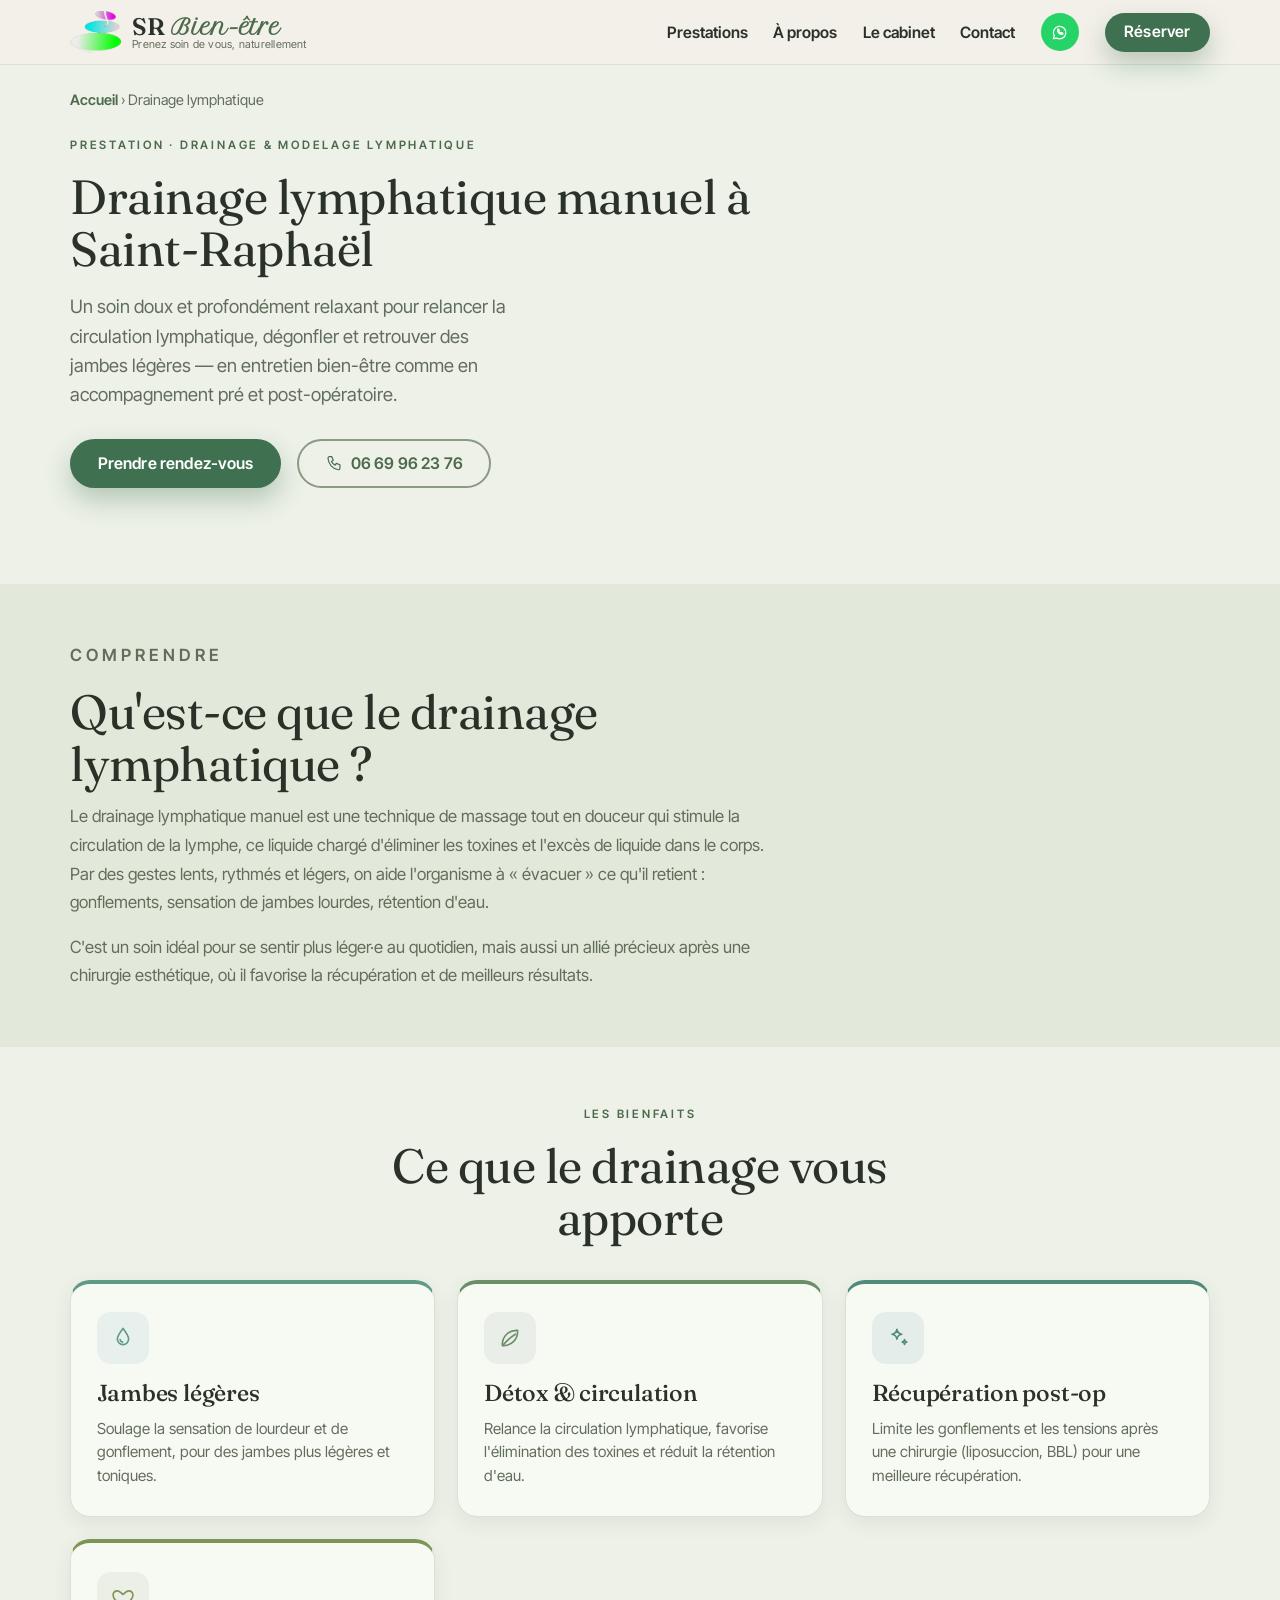
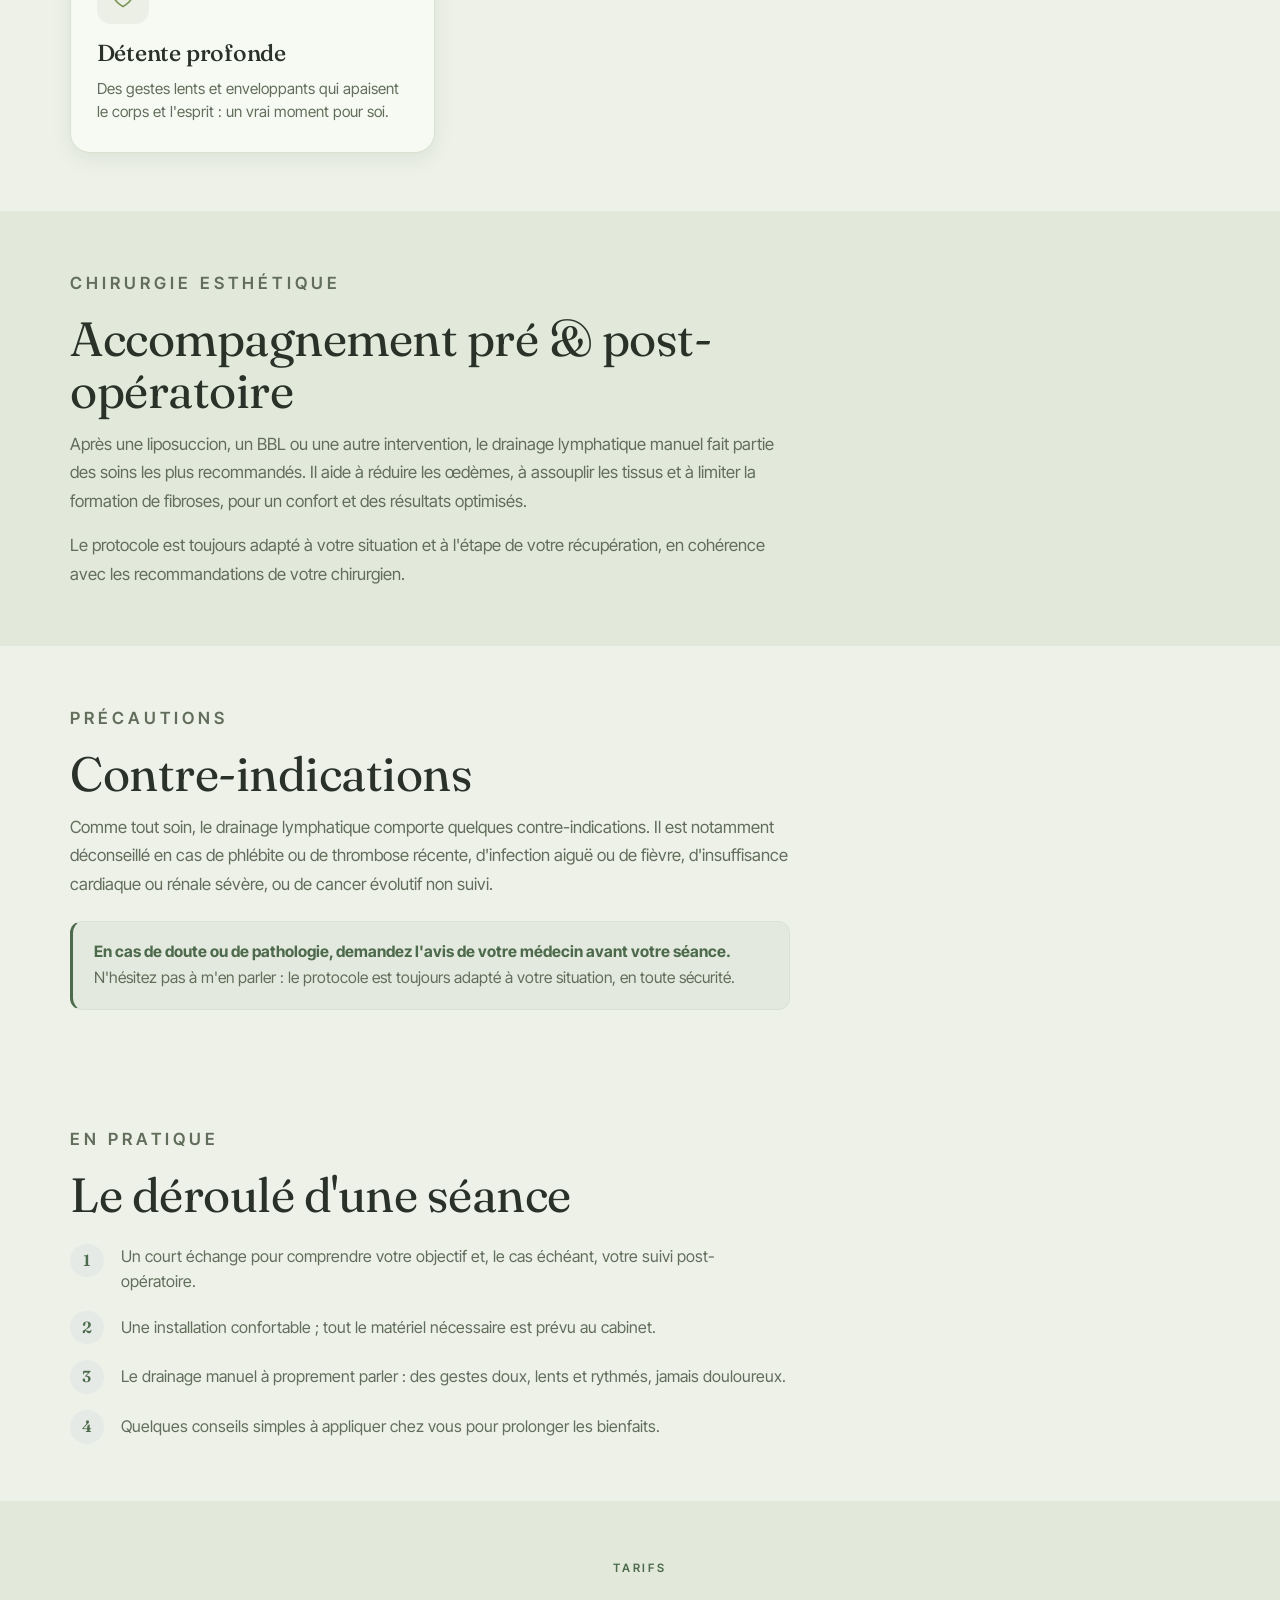
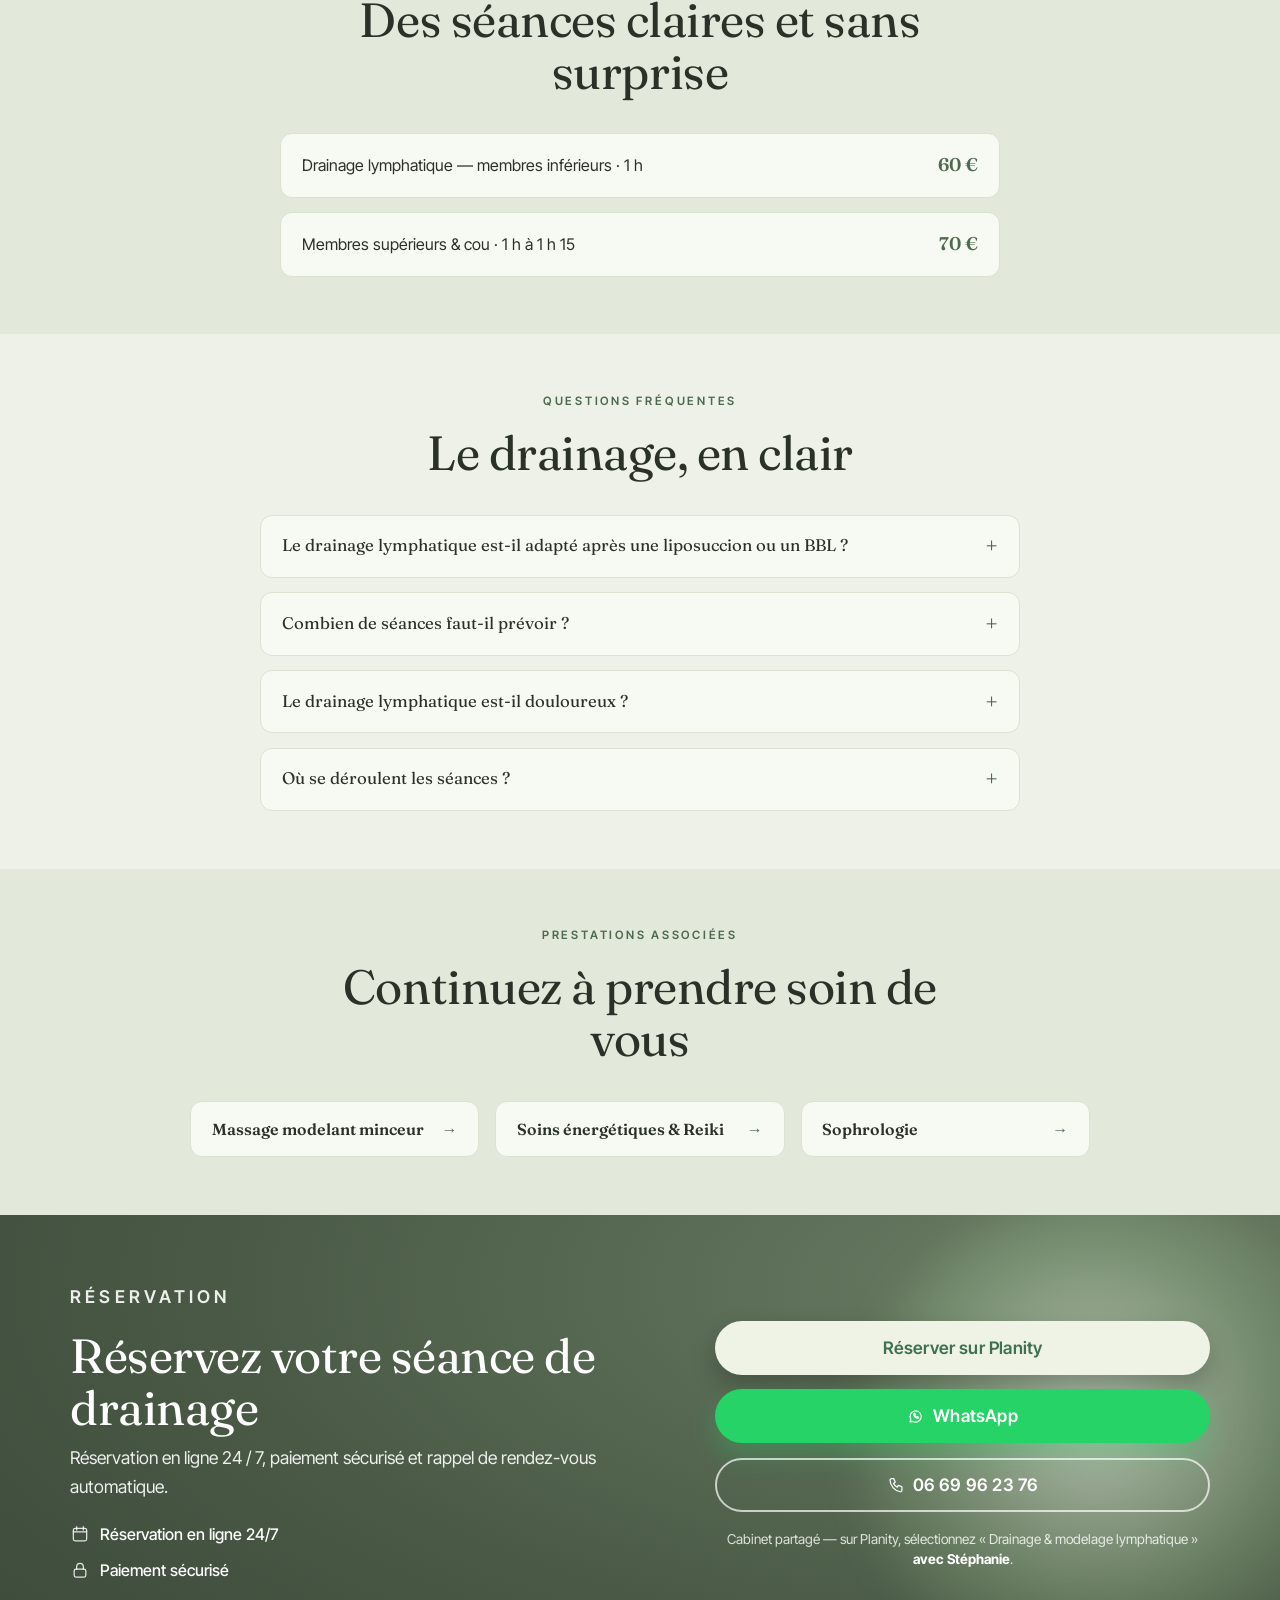
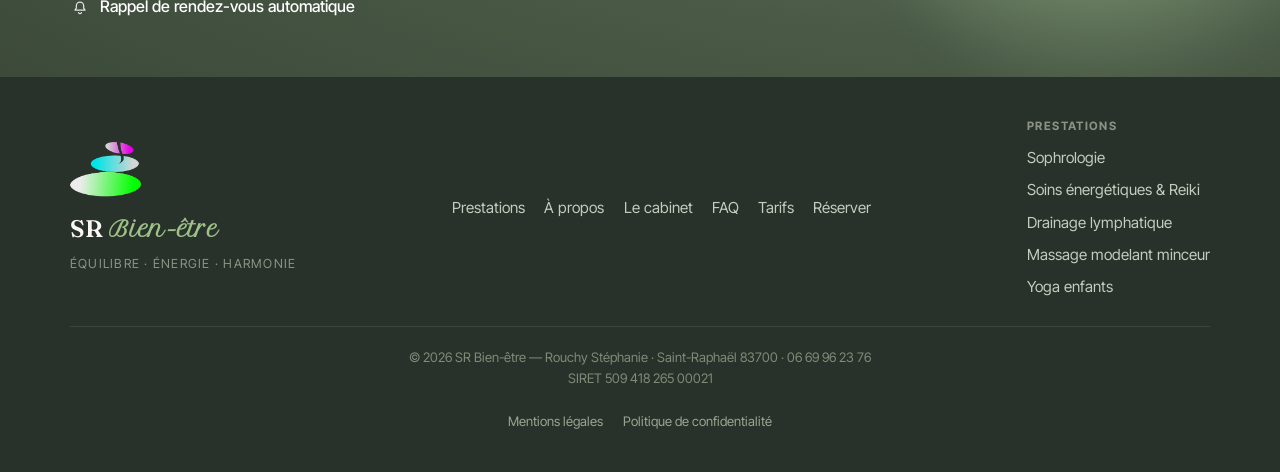
<file: drainage-lymphatique.html>
<!DOCTYPE html>
<html lang="fr">
<head>
  <meta charset="UTF-8" />
  <meta name="viewport" content="width=device-width, initial-scale=1.0" />
  <title>Drainage lymphatique manuel à Saint-Raphaël &amp; Fréjus — SR Bien-être</title>
  <meta name="description" content="Drainage lymphatique manuel à Saint-Raphaël (83) : jambes légères, détox, moins de gonflements et accompagnement pré et post-opératoire (liposuccion, BBL). Sur rendez-vous, déplacements possibles à Fréjus et dans le Var." />
  <meta name="theme-color" content="#edf1e8" />
  <meta name="robots" content="index, follow, max-image-preview:large" />
  <meta name="author" content="Stéphanie Rouchy — SR Bien-être" />
  <link rel="canonical" href="https://www.srbienetre.fr/drainage-lymphatique" />

  <!-- Local SEO -->
  <meta name="geo.region" content="FR-83" />
  <meta name="geo.placename" content="Saint-Raphaël" />
  <meta name="geo.position" content="43.42722;6.78696" />
  <meta name="ICBM" content="43.42722, 6.78696" />

  <!-- Open Graph -->
  <meta property="og:type" content="website" />
  <meta property="og:locale" content="fr_FR" />
  <meta property="og:site_name" content="SR Bien-être" />
  <meta property="og:url" content="https://www.srbienetre.fr/drainage-lymphatique" />
  <meta property="og:title" content="Drainage lymphatique manuel à Saint-Raphaël &amp; Fréjus — SR Bien-être" />
  <meta property="og:description" content="Jambes légères, détox et moins de gonflements. Drainage lymphatique manuel à Saint-Raphaël, en entretien comme en accompagnement pré et post-opératoire." />
  <meta property="og:image" content="https://www.srbienetre.fr/assets/img/og/og-drainage.jpg" />
  <meta property="og:image:width" content="1200" />
  <meta property="og:image:height" content="630" />
  <meta property="og:image:alt" content="Drainage lymphatique — SR Bien-être à Saint-Raphaël" />

  <!-- Twitter / X card -->
  <meta name="twitter:card" content="summary_large_image" />
  <meta name="twitter:title" content="Drainage lymphatique manuel à Saint-Raphaël &amp; Fréjus — SR Bien-être" />
  <meta name="twitter:description" content="Jambes légères, détox et moins de gonflements. Drainage lymphatique manuel à Saint-Raphaël, en entretien comme en accompagnement pré et post-opératoire." />
  <meta name="twitter:image" content="https://www.srbienetre.fr/assets/img/og/og-drainage.jpg" />

  <link rel="icon" href="/favicon.ico" sizes="32x32" />
  <link rel="icon" href="assets/favicon.svg" type="image/svg+xml" />
  <link rel="apple-touch-icon" href="assets/img/apple-touch-icon.png" />
  <link rel="manifest" href="/site.webmanifest" />
  <link rel="preconnect" href="https://fonts.googleapis.com" />
  <link rel="preconnect" href="https://fonts.gstatic.com" crossorigin />
  <link href="https://fonts.googleapis.com/css2?family=Fraunces:ital,opsz,wght@0,9..144,400;0,9..144,500;0,9..144,600&family=Inter+Tight:wght@300;400;500;600;700&family=Petit+Formal+Script&display=swap" rel="stylesheet" />
  <link rel="stylesheet" href="styles.css?v=27" />

  <script type="application/ld+json">
  {
    "@context": "https://schema.org",
    "@type": "Service",
    "serviceType": "Drainage lymphatique manuel",
    "name": "Drainage lymphatique manuel",
    "url": "https://www.srbienetre.fr/drainage-lymphatique",
    "description": "Drainage lymphatique manuel doux pour stimuler la circulation, dégonfler et alléger les jambes, en entretien comme en accompagnement pré et post-opératoire (liposuccion, BBL).",
    "provider": {
      "@type": "HealthAndBeautyBusiness",
      "name": "SR Bien-être",
      "@id": "https://www.srbienetre.fr/#business",
      "url": "https://www.srbienetre.fr/",
      "telephone": "+33669962376",
      "address": {
        "@type": "PostalAddress",
        "streetAddress": "1319 boulevard Jean Moulin, ZA Les Genêts",
        "addressLocality": "Saint-Raphaël",
        "postalCode": "83700",
        "addressCountry": "FR"
      }
    },
    "areaServed": [
      { "@type": "City", "name": "Saint-Raphaël" },
      { "@type": "City", "name": "Fréjus" },
      { "@type": "AdministrativeArea", "name": "Var (83)" }
    ],
    "hasOfferCatalog": {
      "@type": "OfferCatalog",
      "name": "Drainage lymphatique",
      "itemListElement": [
        { "@type": "Offer", "priceCurrency": "EUR", "price": "60", "itemOffered": { "@type": "Service", "name": "Drainage lymphatique — membres inférieurs (1 h)" } },
        { "@type": "Offer", "priceCurrency": "EUR", "price": "70", "itemOffered": { "@type": "Service", "name": "Drainage lymphatique — membres supérieurs & cou (1 h à 1 h 15)" } }
      ]
    }
  }
  </script>

  <script type="application/ld+json">
  {
    "@context": "https://schema.org",
    "@type": "BreadcrumbList",
    "itemListElement": [
      { "@type": "ListItem", "position": 1, "name": "Accueil", "item": "https://www.srbienetre.fr/" },
      { "@type": "ListItem", "position": 2, "name": "Drainage lymphatique", "item": "https://www.srbienetre.fr/drainage-lymphatique" }
    ]
  }
  </script>

  <script type="application/ld+json">
  {
    "@context": "https://schema.org",
    "@type": "FAQPage",
    "mainEntity": [
      {
        "@type": "Question",
        "name": "Le drainage lymphatique est-il adapté après une liposuccion ou un BBL ?",
        "acceptedAnswer": { "@type": "Answer", "text": "Oui. Le drainage manuel est souvent recommandé en post-opératoire pour limiter les gonflements, réduire les tensions et favoriser une meilleure récupération. Le protocole est adapté à chaque étape, toujours avec l'accord de votre chirurgien." }
      },
      {
        "@type": "Question",
        "name": "Combien de séances de drainage faut-il prévoir ?",
        "acceptedAnswer": { "@type": "Answer", "text": "Cela dépend de votre objectif. En entretien, une séance ponctuelle suffit souvent à retrouver des jambes légères. En post-opératoire, une série de séances rapprochées est généralement conseillée, selon les recommandations de votre chirurgien." }
      },
      {
        "@type": "Question",
        "name": "Le drainage lymphatique est-il douloureux ?",
        "acceptedAnswer": { "@type": "Answer", "text": "Non. Le drainage lymphatique manuel repose sur des gestes lents et doux, en surface de la peau. La séance est agréable et relaxante, jamais douloureuse." }
      },
      {
        "@type": "Question",
        "name": "Où se déroulent les séances ?",
        "acceptedAnswer": { "@type": "Answer", "text": "Au cabinet à Saint-Raphaël (1319 Bd Jean Moulin, ZA Les Genêts). Des déplacements sont également possibles à Fréjus et dans le Var (83) selon vos besoins." }
      }
    ]
  }
  </script>
</head>
<body>
  <!-- ============ ICON SPRITE (subset) ============ -->
  <svg class="icon-sprite" width="0" height="0" aria-hidden="true" focusable="false">
    <defs>
      <symbol id="ic-drop" viewBox="0 0 24 24">
        <path d="M12 3.2c-3.1 4-5.2 6.7-5.2 9.7a5.2 5.2 0 0 0 10.4 0c0-3-2.1-5.7-5.2-9.7z"/>
        <path d="M9.4 13.4a2.6 2.6 0 0 0 2.2 2.4"/>
      </symbol>
      <symbol id="ic-leaf" viewBox="0 0 24 24">
        <path d="M5 19c-.5-8 5.5-14.5 14-14 .5 8.5-6 14.5-14 14z"/>
        <path d="M6 18c4-4.5 7.5-7.5 11-9.5"/>
      </symbol>
      <symbol id="ic-heart" viewBox="0 0 24 24">
        <path d="M12 20s-6.5-4.3-8.6-8.4C1.9 8.3 3.5 5.4 6.6 5.4c1.9 0 3 1 5.4 3.4 2.4-2.4 3.5-3.4 5.4-3.4 3.1 0 4.7 2.9 3.2 6.2C18.5 15.7 12 20 12 20z"/>
      </symbol>
      <symbol id="ic-spark" viewBox="0 0 24 24">
        <path d="M11 4c.5 3 1.5 4 4.5 4.5-3 .5-4 1.5-4.5 4.5-.5-3-1.5-4-4.5-4.5 3-.5 4-1.5 4.5-4.5z"/>
        <path d="M18 13.5c.22 1.4.8 2 2.2 2.2-1.4.22-2 .8-2.2 2.2-.22-1.4-.8-2-2.2-2.2 1.4-.22 2-.8 2.2-2.2z"/>
      </symbol>
      <symbol id="ic-calendar" viewBox="0 0 24 24">
        <rect x="4" y="5.2" width="16" height="15" rx="2.2"/>
        <path d="M4 9.5h16M8 3.2v4M16 3.2v4"/>
      </symbol>
      <symbol id="ic-lock" viewBox="0 0 24 24">
        <rect x="5" y="11" width="14" height="9.4" rx="2.2"/>
        <path d="M8 11V8a4 4 0 0 1 8 0v3"/>
      </symbol>
      <symbol id="ic-bell" viewBox="0 0 24 24">
        <path d="M6 17h12l-1.6-2.4v-3a4.4 4.4 0 0 0-8.8 0v3L6 17z"/>
        <path d="M10.3 20a1.9 1.9 0 0 0 3.4 0"/>
      </symbol>
      <symbol id="ic-phone" viewBox="0 0 24 24">
        <path d="M6 3.6h3.1l1.9 4.8-2.4 1.5a11.5 11.5 0 0 0 5 5l1.5-2.4 4.8 1.9V19a2 2 0 0 1-2.1 2A16.5 16.5 0 0 1 4 5.7 2 2 0 0 1 6 3.6z"/>
      </symbol>
      <symbol id="ic-pin" viewBox="0 0 24 24">
        <path d="M12 21s6.8-6.3 6.8-11A6.8 6.8 0 0 0 5.2 10c0 4.7 6.8 11 6.8 11z"/>
        <circle cx="12" cy="10" r="2.5"/>
      </symbol>
      <symbol id="ic-whatsapp" viewBox="0 0 24 24">
        <path d="M4 20l1.2-3.4a7.5 7.5 0 1 1 2.9 2.7L4 20z"/>
        <path d="M9.2 8.7c.3-.6 1-.6 1.3.1l.5 1.1c.1.3.1.6-.1.8l-.4.5a4.2 4.2 0 0 0 2.1 2.1l.5-.4c.2-.2.5-.2.8-.1l1.1.5c.7.3.7 1 .1 1.3-.9.5-2 .5-3.1-.2a6.8 6.8 0 0 1-2.3-2.3c-.7-1.1-.7-2.2-.5-3z"/>
      </symbol>
    </defs>
  </svg>

  <a class="skip-link" href="#main">Aller au contenu</a>

  <!-- ============ HEADER ============ -->
  <header class="site-header">
    <div class="container header-inner">
      <a href="/" class="brand" aria-label="SR Bien-être — accueil">
        <span class="brand-mark" aria-hidden="true">
          <img src="assets/img/logo.png" alt="" width="49" height="40" />
        </span>
        <span class="brand-text">
          <span class="brand-name">SR <em>Bien-être</em></span>
          <span class="brand-tagline">Prenez soin de vous, naturellement</span>
        </span>
      </a>

      <nav class="nav" aria-label="Navigation principale">
        <button class="nav-toggle" aria-expanded="false" aria-controls="nav-menu" aria-label="Ouvrir le menu">
          <span></span><span></span><span></span>
        </button>
        <ul class="nav-menu" id="nav-menu">
          <li><a href="/#services">Prestations</a></li>
          <li><a href="/#apropos">À propos</a></li>
          <li><a href="/le-cabinet">Le cabinet</a></li>
          <li><a href="/#contact">Contact</a></li>
          <li class="nav-wa-item">
            <a href="https://wa.me/33669962376?text=Bonjour%20St%C3%A9phanie%2C%20je%20vous%20contacte%20via%20votre%20site%20SR%20Bien-%C3%AAtre." target="_blank" rel="noopener" class="nav-wa" aria-label="Contacter sur WhatsApp">
              <svg class="ic"><use href="#ic-whatsapp"/></svg>
            </a>
          </li>
          <li><a href="#reserver" class="btn btn-sm btn-primary nav-cta">Réserver</a></li>
        </ul>
      </nav>
    </div>
  </header>

  <main id="main">
    <!-- Breadcrumb -->
    <div class="container">
      <nav class="breadcrumb" aria-label="Fil d'Ariane">
        <a href="/">Accueil</a> <span aria-hidden="true">›</span> Drainage lymphatique
      </nav>
    </div>

    <!-- ============ INTRO / HERO ============ -->
    <section class="section svc-top">
      <div class="container">
        <div class="svc-hero">
          <p class="eyebrow">Prestation · Drainage &amp; modelage lymphatique</p>
          <h1>Drainage lymphatique manuel à Saint-Raphaël</h1>
          <p class="lead">
            Un soin doux et profondément relaxant pour relancer la circulation lymphatique,
            dégonfler et retrouver des jambes légères — en entretien bien-être comme en
            accompagnement pré et post-opératoire.
          </p>
          <div class="hero-actions">
            <a href="#reserver" class="btn btn-primary">Prendre rendez-vous</a>
            <a href="tel:+33669962376" class="btn btn-ghost"><svg class="ic"><use href="#ic-phone"/></svg> 06 69 96 23 76</a>
          </div>
        </div>
      </div>
    </section>

    <!-- ============ WHAT IS IT ============ -->
    <section class="section section-alt">
      <div class="container">
        <div class="prose">
          <p class="eyebrow">Comprendre</p>
          <h2>Qu'est-ce que le drainage lymphatique&nbsp;?</h2>
          <p>
            Le drainage lymphatique manuel est une technique de massage tout en douceur qui
            stimule la circulation de la lymphe, ce liquide chargé d'éliminer les toxines et
            l'excès de liquide dans le corps. Par des gestes lents, rythmés et légers, on aide
            l'organisme à «&nbsp;évacuer&nbsp;» ce qu'il retient&nbsp;: gonflements, sensation
            de jambes lourdes, rétention d'eau.
          </p>
          <p>
            C'est un soin idéal pour se sentir plus léger·e au quotidien, mais aussi un allié
            précieux après une chirurgie esthétique, où il favorise la récupération et de
            meilleurs résultats.
          </p>
        </div>
      </div>
    </section>

    <!-- ============ BENEFITS ============ -->
    <section class="section">
      <div class="container">
        <div class="section-head">
          <p class="eyebrow">Les bienfaits</p>
          <h2>Ce que le drainage vous apporte</h2>
        </div>
        <div class="cards">
          <article class="card card--c">
            <div class="card-icon" aria-hidden="true"><svg class="ic"><use href="#ic-drop"/></svg></div>
            <h3>Jambes légères</h3>
            <p class="card-desc">Soulage la sensation de lourdeur et de gonflement, pour des jambes plus légères et toniques.</p>
          </article>
          <article class="card card--a">
            <div class="card-icon" aria-hidden="true"><svg class="ic"><use href="#ic-leaf"/></svg></div>
            <h3>Détox &amp; circulation</h3>
            <p class="card-desc">Relance la circulation lymphatique, favorise l'élimination des toxines et réduit la rétention d'eau.</p>
          </article>
          <article class="card card--b">
            <div class="card-icon" aria-hidden="true"><svg class="ic"><use href="#ic-spark"/></svg></div>
            <h3>Récupération post-op</h3>
            <p class="card-desc">Limite les gonflements et les tensions après une chirurgie (liposuccion, BBL) pour une meilleure récupération.</p>
          </article>
          <article class="card card--d">
            <div class="card-icon" aria-hidden="true"><svg class="ic"><use href="#ic-heart"/></svg></div>
            <h3>Détente profonde</h3>
            <p class="card-desc">Des gestes lents et enveloppants qui apaisent le corps et l'esprit&nbsp;: un vrai moment pour soi.</p>
          </article>
        </div>
      </div>
    </section>

    <!-- ============ PRE / POST-OP ============ -->
    <section class="section section-alt">
      <div class="container">
        <div class="prose">
          <p class="eyebrow">Chirurgie esthétique</p>
          <h2>Accompagnement pré &amp; post-opératoire</h2>
          <p>
            Après une liposuccion, un BBL ou une autre intervention, le drainage lymphatique
            manuel fait partie des soins les plus recommandés. Il aide à réduire les œdèmes,
            à assouplir les tissus et à limiter la formation de fibroses, pour un confort et
            des résultats optimisés.
          </p>
          <p>
            Le protocole est toujours adapté à votre situation et à l'étape de votre
            récupération, en cohérence avec les recommandations de votre chirurgien.
          </p>
        </div>
      </div>
    </section>

    <!-- ============ PRÉCAUTIONS ============ -->
    <section class="section">
      <div class="container">
        <div class="prose">
          <p class="eyebrow">Précautions</p>
          <h2>Contre-indications</h2>
          <p>
            Comme tout soin, le drainage lymphatique comporte quelques contre-indications. Il est
            notamment déconseillé en cas de phlébite ou de thrombose récente, d'infection aiguë ou
            de fièvre, d'insuffisance cardiaque ou rénale sévère, ou de cancer évolutif non suivi.
          </p>
          <div class="note-box">
            <p>
              <strong>En cas de doute ou de pathologie, demandez l'avis de votre médecin avant votre séance.</strong>
              N'hésitez pas à m'en parler&nbsp;: le protocole est toujours adapté à votre situation, en toute sécurité.
            </p>
          </div>
        </div>
      </div>
    </section>

    <!-- ============ SESSION FLOW ============ -->
    <section class="section">
      <div class="container">
        <div class="prose">
          <p class="eyebrow">En pratique</p>
          <h2>Le déroulé d'une séance</h2>
          <ol class="steps">
            <li>Un court échange pour comprendre votre objectif et, le cas échéant, votre suivi post-opératoire.</li>
            <li>Une installation confortable&nbsp;; tout le matériel nécessaire est prévu au cabinet.</li>
            <li>Le drainage manuel à proprement parler&nbsp;: des gestes doux, lents et rythmés, jamais douloureux.</li>
            <li>Quelques conseils simples à appliquer chez vous pour prolonger les bienfaits.</li>
          </ol>
        </div>
      </div>
    </section>

    <!-- ============ PRICING ============ -->
    <section class="section section-alt">
      <div class="container">
        <div class="section-head">
          <p class="eyebrow">Tarifs</p>
          <h2>Des séances claires et sans surprise</h2>
        </div>
        <div class="svc-pricing">
          <div class="price-row">
            <span class="label">Drainage lymphatique — membres inférieurs · 1&nbsp;h</span>
            <span class="price">60&nbsp;€</span>
          </div>
          <div class="price-row">
            <span class="label">Membres supérieurs &amp; cou · 1&nbsp;h à 1&nbsp;h&nbsp;15</span>
            <span class="price">70&nbsp;€</span>
          </div>
        </div>
      </div>
    </section>

    <!-- ============ FAQ ============ -->
    <section class="section" id="faq">
      <div class="container">
        <div class="section-head">
          <p class="eyebrow">Questions fréquentes</p>
          <h2>Le drainage, en clair</h2>
        </div>
        <div class="faq">
          <details class="faq-item">
            <summary>Le drainage lymphatique est-il adapté après une liposuccion ou un BBL&nbsp;?</summary>
            <div class="faq-answer"><p>Oui. Le drainage manuel est souvent recommandé en post-opératoire pour limiter les gonflements, réduire les tensions et favoriser une meilleure récupération. Le protocole est adapté à chaque étape, toujours avec l'accord de votre chirurgien.</p></div>
          </details>
          <details class="faq-item">
            <summary>Combien de séances faut-il prévoir&nbsp;?</summary>
            <div class="faq-answer"><p>Cela dépend de votre objectif. En entretien, une séance ponctuelle suffit souvent à retrouver des jambes légères. En post-opératoire, une série de séances rapprochées est généralement conseillée, selon les recommandations de votre chirurgien.</p></div>
          </details>
          <details class="faq-item">
            <summary>Le drainage lymphatique est-il douloureux&nbsp;?</summary>
            <div class="faq-answer"><p>Non. Le drainage lymphatique manuel repose sur des gestes lents et doux, en surface de la peau. La séance est agréable et relaxante, jamais douloureuse.</p></div>
          </details>
          <details class="faq-item">
            <summary>Où se déroulent les séances&nbsp;?</summary>
            <div class="faq-answer"><p>Au cabinet à Saint-Raphaël (1319&nbsp;Bd Jean Moulin, ZA Les Genêts). Des déplacements sont également possibles à Fréjus et dans le Var (83) selon vos besoins.</p></div>
          </details>
        </div>
      </div>
    </section>

    <!-- ============ PRESTATIONS ASSOCIÉES ============ -->
    <section class="section section-alt" id="autres-prestations">
      <div class="container">
        <div class="section-head">
          <p class="eyebrow">Prestations associées</p>
          <h2>Continuez à prendre soin de vous</h2>
        </div>
        <div class="related-grid">
          <a class="related-card" href="/massage-modelant-minceur"><span>Massage modelant minceur</span><span class="arr" aria-hidden="true">→</span></a>
          <a class="related-card" href="/soin-energetique-reiki"><span>Soins énergétiques &amp; Reiki</span><span class="arr" aria-hidden="true">→</span></a>
          <a class="related-card" href="/sophrologie"><span>Sophrologie</span><span class="arr" aria-hidden="true">→</span></a>
        </div>
      </div>
    </section>

    <!-- ============ RÉSERVER ============ -->
    <section class="section reserve" id="reserver">
      <div class="container reserve-inner">
        <div class="reserve-copy">
          <p class="eyebrow eyebrow-light">Réservation</p>
          <h2>Réservez votre séance de drainage</h2>
          <p>Réservation en ligne 24&nbsp;/&nbsp;7, paiement sécurisé et rappel de rendez-vous automatique.</p>
          <ul class="reserve-points">
            <li><svg class="ic"><use href="#ic-calendar"/></svg> Réservation en ligne 24/7</li>
            <li><svg class="ic"><use href="#ic-lock"/></svg> Paiement sécurisé</li>
            <li><svg class="ic"><use href="#ic-bell"/></svg> Rappel de rendez-vous automatique</li>
          </ul>
        </div>
        <div class="reserve-actions">
          <a href="https://www.planity.com/aline-nails-83700-saint-raphael-g7h" target="_blank" rel="noopener" class="btn btn-primary btn-lg">
            Réserver sur Planity
          </a>
          <a href="https://wa.me/33669962376?text=Bonjour%20St%C3%A9phanie%2C%20je%20vous%20contacte%20via%20votre%20site%20SR%20Bien-%C3%AAtre." target="_blank" rel="noopener" class="btn btn-lg btn-whatsapp">
            <svg class="ic"><use href="#ic-whatsapp"/></svg> WhatsApp
          </a>
          <a href="tel:+33669962376" class="btn btn-ghost btn-lg btn-ghost-light">
            <svg class="ic"><use href="#ic-phone"/></svg> 06 69 96 23 76
          </a>
          <p class="reserve-note">
            Cabinet partagé — sur Planity, sélectionnez «&nbsp;Drainage&nbsp;&amp;&nbsp;modelage
            lymphatique&nbsp;» <strong>avec Stéphanie</strong>.
          </p>
        </div>
      </div>
    </section>
  </main>

  <!-- ============ FOOTER ============ -->
  <footer class="site-footer">
    <div class="container footer-inner">
      <div class="footer-brand">
        <img class="footer-logo" src="assets/img/logo.png" alt="Logo SR Bien-être" width="73" height="60" loading="lazy" />
        <span class="brand-name">SR <em>Bien-être</em></span>
        <p>Équilibre · Énergie · Harmonie</p>
      </div>
      <nav aria-label="Liens de pied de page">
        <a href="/#services">Prestations</a>
        <a href="/a-propos">À propos</a>
        <a href="/le-cabinet">Le cabinet</a>
        <a href="/#faq">FAQ</a>
        <a href="/tarifs">Tarifs</a>
        <a href="/#reserver">Réserver</a>
</nav>
      <nav class="footer-services" aria-label="Prestations">
        <span class="footer-col-title">Prestations</span>
        <a href="/sophrologie">Sophrologie</a>
        <a href="/soin-energetique-reiki">Soins énergétiques &amp; Reiki</a>
        <a href="/drainage-lymphatique">Drainage lymphatique</a>
        <a href="/massage-modelant-minceur">Massage modelant minceur</a>
        <a href="/yoga-enfants">Yoga enfants</a>
      </nav>
      <p class="footer-legal">
        © <span id="year"></span> SR Bien-être — Rouchy Stéphanie · Saint-Raphaël 83700 · 06 69 96 23 76<br />
        SIRET 509 418 265 00021
      </p>
      <p class="footer-legal-links">
        <a href="mentions-legales">Mentions légales</a>
        <a href="confidentialite">Politique de confidentialité</a>
      </p>
    </div>
  </footer>

  <a href="https://wa.me/33669962376?text=Bonjour%20St%C3%A9phanie%2C%20je%20vous%20contacte%20via%20votre%20site%20SR%20Bien-%C3%AAtre." target="_blank" rel="noopener" class="fab-wa" aria-label="Contacter sur WhatsApp"><svg class="ic"><use href="#ic-whatsapp"/></svg></a>
  <a href="#reserver" class="fab" aria-label="Prendre rendez-vous"><svg class="ic"><use href="#ic-calendar"/></svg> Réserver</a>

  <script src="script.js?v=9"></script>
</body>
</html>
</file>
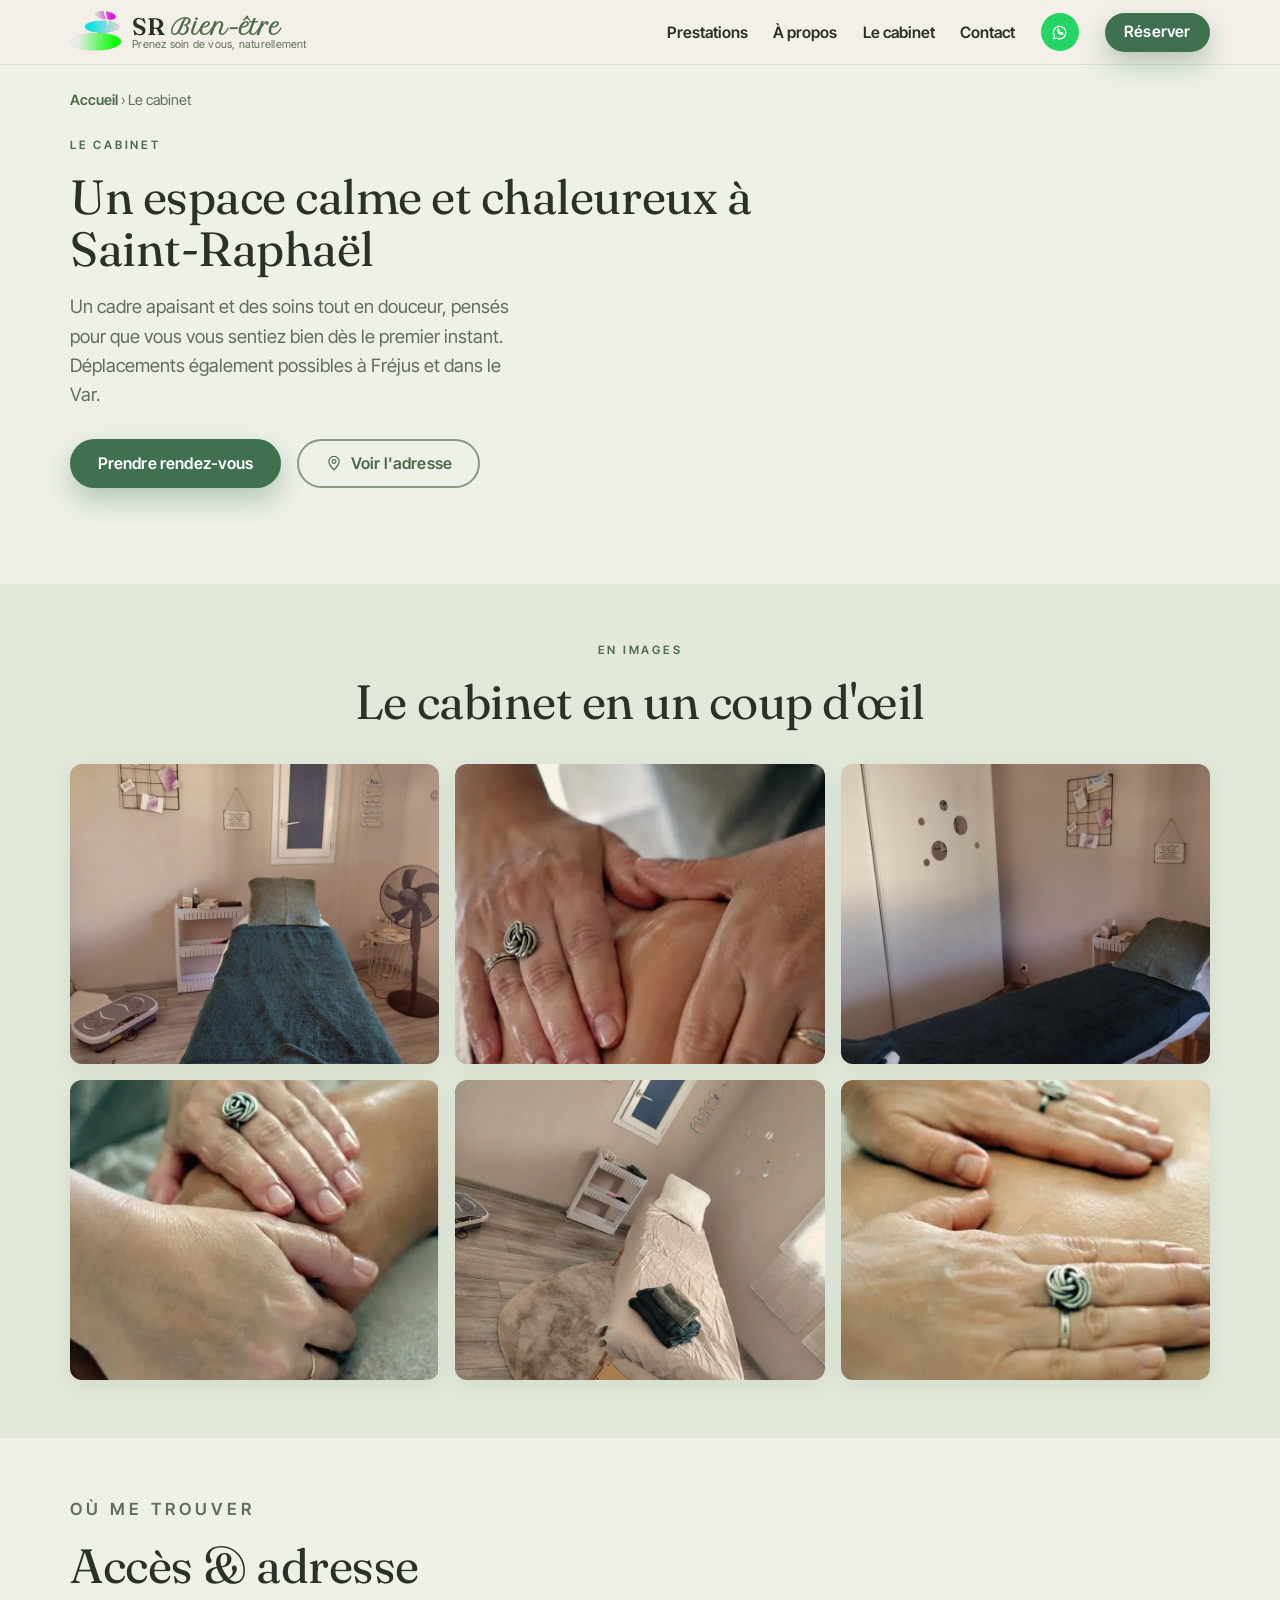
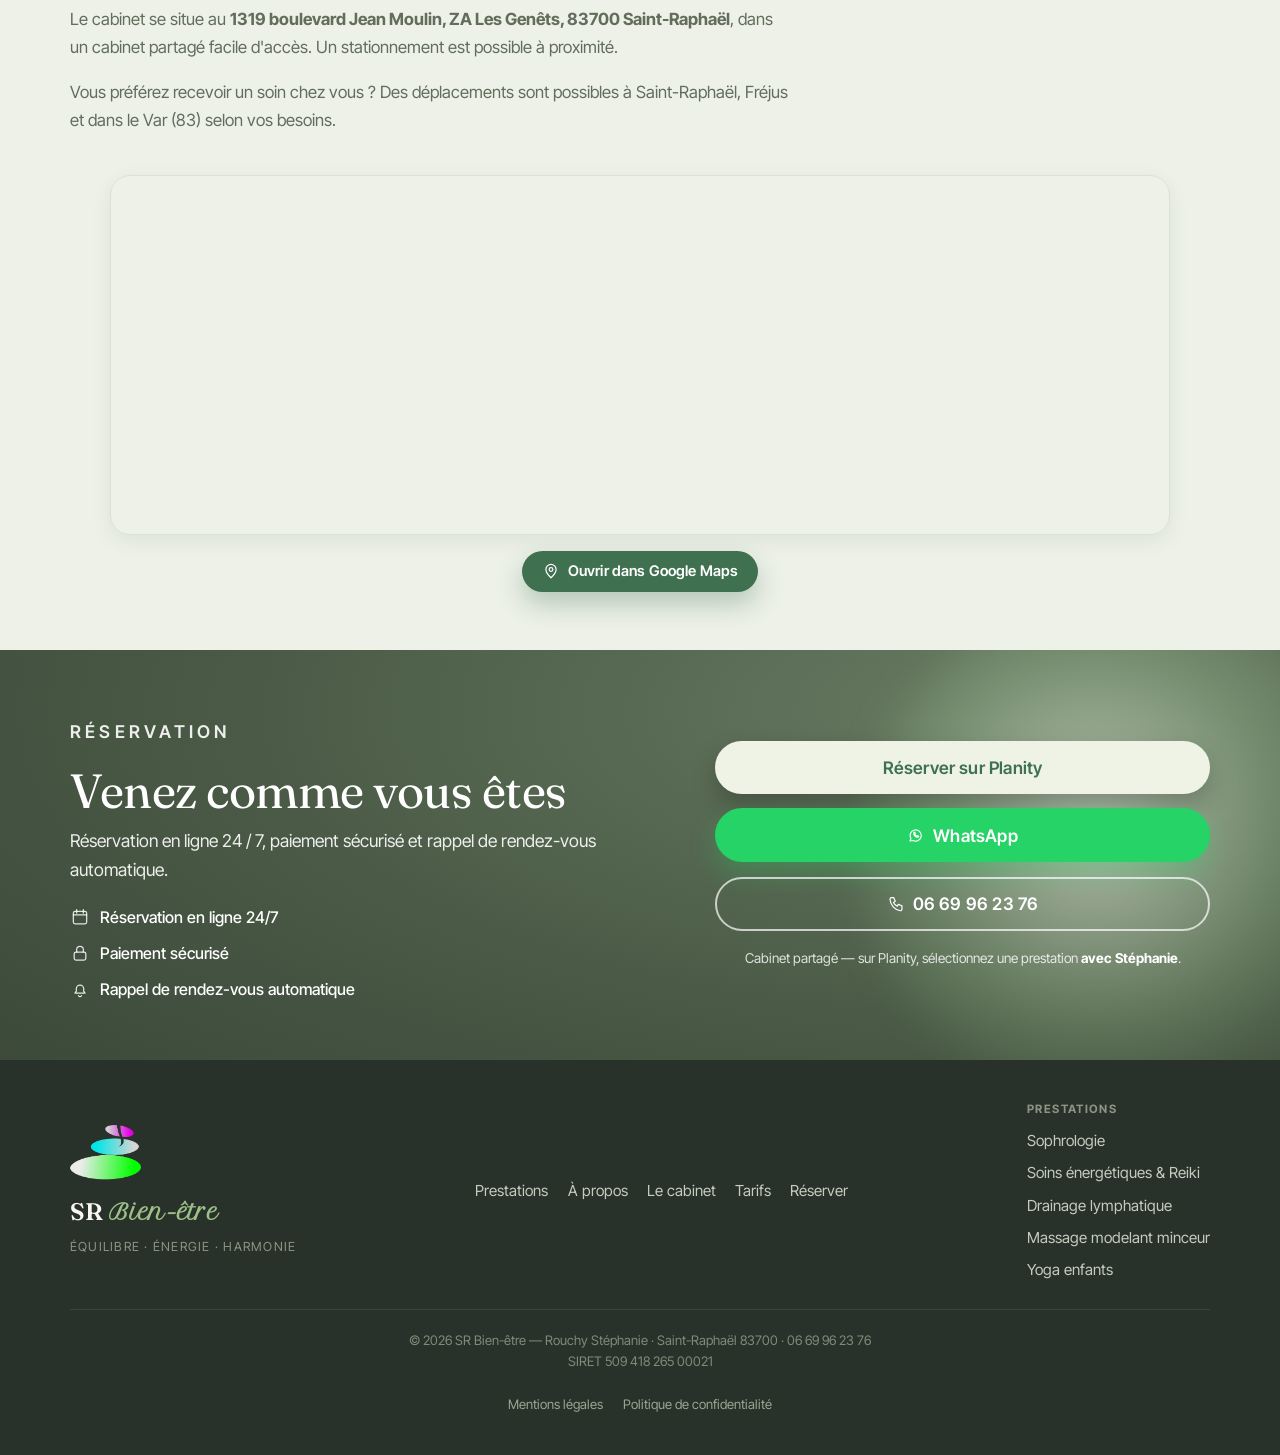
<file: le-cabinet.html>
<!DOCTYPE html>
<html lang="fr">
<head>
  <meta charset="UTF-8" />
  <meta name="viewport" content="width=device-width, initial-scale=1.0" />
  <title>Le cabinet de bien-être à Saint-Raphaël — SR Bien-être</title>
  <meta name="description" content="Le cabinet SR Bien-être à Saint-Raphaël (1319 Bd Jean Moulin, ZA Les Genêts, 83700) : un espace calme et chaleureux pour vos séances de sophrologie, soins énergétiques, drainage et massage. Déplacements possibles à Fréjus et dans le Var." />
  <meta name="theme-color" content="#edf1e8" />
  <meta name="robots" content="index, follow, max-image-preview:large" />
  <meta name="author" content="Stéphanie Rouchy — SR Bien-être" />
  <link rel="canonical" href="https://www.srbienetre.fr/le-cabinet" />

  <!-- Local SEO -->
  <meta name="geo.region" content="FR-83" />
  <meta name="geo.placename" content="Saint-Raphaël" />
  <meta name="geo.position" content="43.42722;6.78696" />
  <meta name="ICBM" content="43.42722, 6.78696" />

  <!-- Open Graph -->
  <meta property="og:type" content="website" />
  <meta property="og:locale" content="fr_FR" />
  <meta property="og:site_name" content="SR Bien-être" />
  <meta property="og:url" content="https://www.srbienetre.fr/le-cabinet" />
  <meta property="og:title" content="Le cabinet de bien-être à Saint-Raphaël — SR Bien-être" />
  <meta property="og:description" content="Un espace calme et chaleureux à Saint-Raphaël pour vos séances de bien-être. Déplacements possibles à Fréjus et dans le Var." />
  <meta property="og:image" content="https://www.srbienetre.fr/assets/img/cabinet-5.jpg" />
  <meta property="og:image:alt" content="Le cabinet de bien-être SR Bien-être à Saint-Raphaël" />

  <!-- Twitter / X card -->
  <meta name="twitter:card" content="summary_large_image" />
  <meta name="twitter:title" content="Le cabinet de bien-être à Saint-Raphaël — SR Bien-être" />
  <meta name="twitter:description" content="Un espace calme et chaleureux à Saint-Raphaël pour vos séances de bien-être. Déplacements possibles à Fréjus et dans le Var." />
  <meta name="twitter:image" content="https://www.srbienetre.fr/assets/img/cabinet-5.jpg" />

  <link rel="icon" href="/favicon.ico" sizes="32x32" />
  <link rel="icon" href="assets/favicon.svg" type="image/svg+xml" />
  <link rel="apple-touch-icon" href="assets/img/apple-touch-icon.png" />
  <link rel="manifest" href="/site.webmanifest" />
  <link rel="preconnect" href="https://fonts.googleapis.com" />
  <link rel="preconnect" href="https://fonts.gstatic.com" crossorigin />
  <link href="https://fonts.googleapis.com/css2?family=Fraunces:ital,opsz,wght@0,9..144,400;0,9..144,500;0,9..144,600&family=Inter+Tight:wght@300;400;500;600;700&family=Petit+Formal+Script&display=swap" rel="stylesheet" />
  <link rel="stylesheet" href="styles.css?v=27" />

  <script type="application/ld+json">
  {
    "@context": "https://schema.org",
    "@type": "BreadcrumbList",
    "itemListElement": [
      { "@type": "ListItem", "position": 1, "name": "Accueil", "item": "https://www.srbienetre.fr/" },
      { "@type": "ListItem", "position": 2, "name": "Le cabinet", "item": "https://www.srbienetre.fr/le-cabinet" }
    ]
  }
  </script>
</head>
<body>
  <!-- ============ ICON SPRITE (subset) ============ -->
  <svg class="icon-sprite" width="0" height="0" aria-hidden="true" focusable="false">
    <defs>
      <symbol id="ic-pin" viewBox="0 0 24 24">
        <path d="M12 21s6.8-6.3 6.8-11A6.8 6.8 0 0 0 5.2 10c0 4.7 6.8 11 6.8 11z"/>
        <circle cx="12" cy="10" r="2.5"/>
      </symbol>
      <symbol id="ic-calendar" viewBox="0 0 24 24">
        <rect x="4" y="5.2" width="16" height="15" rx="2.2"/>
        <path d="M4 9.5h16M8 3.2v4M16 3.2v4"/>
      </symbol>
      <symbol id="ic-lock" viewBox="0 0 24 24">
        <rect x="5" y="11" width="14" height="9.4" rx="2.2"/>
        <path d="M8 11V8a4 4 0 0 1 8 0v3"/>
      </symbol>
      <symbol id="ic-bell" viewBox="0 0 24 24">
        <path d="M6 17h12l-1.6-2.4v-3a4.4 4.4 0 0 0-8.8 0v3L6 17z"/>
        <path d="M10.3 20a1.9 1.9 0 0 0 3.4 0"/>
      </symbol>
      <symbol id="ic-phone" viewBox="0 0 24 24">
        <path d="M6 3.6h3.1l1.9 4.8-2.4 1.5a11.5 11.5 0 0 0 5 5l1.5-2.4 4.8 1.9V19a2 2 0 0 1-2.1 2A16.5 16.5 0 0 1 4 5.7 2 2 0 0 1 6 3.6z"/>
      </symbol>
      <symbol id="ic-whatsapp" viewBox="0 0 24 24">
        <path d="M4 20l1.2-3.4a7.5 7.5 0 1 1 2.9 2.7L4 20z"/>
        <path d="M9.2 8.7c.3-.6 1-.6 1.3.1l.5 1.1c.1.3.1.6-.1.8l-.4.5a4.2 4.2 0 0 0 2.1 2.1l.5-.4c.2-.2.5-.2.8-.1l1.1.5c.7.3.7 1 .1 1.3-.9.5-2 .5-3.1-.2a6.8 6.8 0 0 1-2.3-2.3c-.7-1.1-.7-2.2-.5-3z"/>
      </symbol>
    </defs>
  </svg>

  <a class="skip-link" href="#main">Aller au contenu</a>

  <!-- ============ HEADER ============ -->
  <header class="site-header">
    <div class="container header-inner">
      <a href="/" class="brand" aria-label="SR Bien-être — accueil">
        <span class="brand-mark" aria-hidden="true">
          <img src="assets/img/logo.png" alt="" width="49" height="40" />
        </span>
        <span class="brand-text">
          <span class="brand-name">SR <em>Bien-être</em></span>
          <span class="brand-tagline">Prenez soin de vous, naturellement</span>
        </span>
      </a>

      <nav class="nav" aria-label="Navigation principale">
        <button class="nav-toggle" aria-expanded="false" aria-controls="nav-menu" aria-label="Ouvrir le menu">
          <span></span><span></span><span></span>
        </button>
        <ul class="nav-menu" id="nav-menu">
          <li><a href="/#services">Prestations</a></li>
          <li><a href="/a-propos">À propos</a></li>
          <li><a href="/le-cabinet" aria-current="page">Le cabinet</a></li>
          <li><a href="/#contact">Contact</a></li>
          <li class="nav-wa-item">
            <a href="https://wa.me/33669962376?text=Bonjour%20St%C3%A9phanie%2C%20je%20vous%20contacte%20via%20votre%20site%20SR%20Bien-%C3%AAtre." target="_blank" rel="noopener" class="nav-wa" aria-label="Contacter sur WhatsApp">
              <svg class="ic"><use href="#ic-whatsapp"/></svg>
            </a>
          </li>
          <li><a href="#reserver" class="btn btn-sm btn-primary nav-cta">Réserver</a></li>
        </ul>
      </nav>
    </div>
  </header>

  <main id="main">
    <!-- Breadcrumb -->
    <div class="container">
      <nav class="breadcrumb" aria-label="Fil d'Ariane">
        <a href="/">Accueil</a> <span aria-hidden="true">›</span> Le cabinet
      </nav>
    </div>

    <!-- ============ INTRO ============ -->
    <section class="section svc-top">
      <div class="container">
        <div class="svc-hero">
          <p class="eyebrow">Le cabinet</p>
          <h1>Un espace calme et chaleureux à Saint-Raphaël</h1>
          <p class="lead">
            Un cadre apaisant et des soins tout en douceur, pensés pour que vous vous sentiez
            bien dès le premier instant. Déplacements également possibles à Fréjus et dans le Var.
          </p>
          <div class="hero-actions">
            <a href="#reserver" class="btn btn-primary">Prendre rendez-vous</a>
            <a href="#acces" class="btn btn-ghost"><svg class="ic"><use href="#ic-pin"/></svg> Voir l'adresse</a>
          </div>
        </div>
      </div>
    </section>

    <!-- ============ GALERIE ============ -->
    <section class="section section-alt">
      <div class="container">
        <div class="section-head">
          <p class="eyebrow">En images</p>
          <h2>Le cabinet en un coup d'œil</h2>
        </div>
        <div class="gallery">
          <figure><picture><source srcset="assets/img/cabinet-2.webp" type="image/webp" /><img src="assets/img/cabinet-2.jpg" alt="Table de soin du cabinet SR Bien-être à Saint-Raphaël" loading="lazy" decoding="async" width="1400" height="1892" /></picture></figure>
          <figure><picture><source srcset="assets/img/massage-1.webp" type="image/webp" /><img src="assets/img/massage-1.jpg" alt="Massage modelant du dos au cabinet de Saint-Raphaël" loading="lazy" decoding="async" width="554" height="579" /></picture></figure>
          <figure><picture><source srcset="assets/img/cabinet-3.webp" type="image/webp" /><img src="assets/img/cabinet-3.jpg" alt="Espace de soin lumineux du cabinet de bien-être" loading="lazy" decoding="async" width="1400" height="1892" /></picture></figure>
          <figure><picture><source srcset="assets/img/massage-2.webp" type="image/webp" /><img src="assets/img/massage-2.jpg" alt="Drainage et massage relaxant des jambes" loading="lazy" decoding="async" width="468" height="472" /></picture></figure>
          <figure><picture><source srcset="assets/img/cabinet-5.webp" type="image/webp" /><img src="assets/img/cabinet-5.jpg" alt="Vue d'ensemble du cabinet de bien-être à Saint-Raphaël" loading="lazy" decoding="async" width="1400" height="1745" /></picture></figure>
          <figure><picture><source srcset="assets/img/massage-3.webp" type="image/webp" /><img src="assets/img/massage-3.jpg?v=2" alt="Drainage lymphatique du ventre au cabinet de Saint-Raphaël" loading="lazy" decoding="async" width="574" height="372" /></picture></figure>
        </div>
      </div>
    </section>

    <!-- ============ ACCÈS ============ -->
    <section class="section" id="acces">
      <div class="container">
        <div class="prose">
          <p class="eyebrow">Où me trouver</p>
          <h2>Accès &amp; adresse</h2>
          <p>
            Le cabinet se situe au <strong>1319 boulevard Jean Moulin, ZA Les Genêts, 83700
            Saint-Raphaël</strong>, dans un cabinet partagé facile d'accès. Un stationnement est
            possible à proximité.
          </p>
          <p>
            Vous préférez recevoir un soin chez vous&nbsp;? Des déplacements sont possibles à
            Saint-Raphaël, Fréjus et dans le Var (83) selon vos besoins.
          </p>
        </div>
        <div class="map-wrap">
          <iframe
            class="map-embed"
            title="Localisation du cabinet SR Bien-être — 1319 Bd Jean Moulin, Saint-Raphaël"
            loading="lazy"
            referrerpolicy="no-referrer-when-downgrade"
            src="https://www.openstreetmap.org/export/embed.html?bbox=6.78096%2C43.42322%2C6.79296%2C43.43122&amp;layer=mapnik&amp;marker=43.42722%2C6.78696"></iframe>
          <a class="btn btn-primary btn-sm map-directions" href="https://www.google.com/maps/search/?api=1&amp;query=1319%20Bd%20Jean%20Moulin%2083700%20Saint-Rapha%C3%ABl" target="_blank" rel="noopener">
            <svg class="ic" aria-hidden="true"><use href="#ic-pin"/></svg> Ouvrir dans Google Maps
          </a>
        </div>
      </div>
    </section>

    <!-- ============ RÉSERVER ============ -->
    <section class="section reserve" id="reserver">
      <div class="container reserve-inner">
        <div class="reserve-copy">
          <p class="eyebrow eyebrow-light">Réservation</p>
          <h2>Venez comme vous êtes</h2>
          <p>Réservation en ligne 24&nbsp;/&nbsp;7, paiement sécurisé et rappel de rendez-vous automatique.</p>
          <ul class="reserve-points">
            <li><svg class="ic"><use href="#ic-calendar"/></svg> Réservation en ligne 24/7</li>
            <li><svg class="ic"><use href="#ic-lock"/></svg> Paiement sécurisé</li>
            <li><svg class="ic"><use href="#ic-bell"/></svg> Rappel de rendez-vous automatique</li>
          </ul>
        </div>
        <div class="reserve-actions">
          <a href="https://www.planity.com/aline-nails-83700-saint-raphael-g7h" target="_blank" rel="noopener" class="btn btn-primary btn-lg">
            Réserver sur Planity
          </a>
          <a href="https://wa.me/33669962376?text=Bonjour%20St%C3%A9phanie%2C%20je%20vous%20contacte%20via%20votre%20site%20SR%20Bien-%C3%AAtre." target="_blank" rel="noopener" class="btn btn-lg btn-whatsapp">
            <svg class="ic"><use href="#ic-whatsapp"/></svg> WhatsApp
          </a>
          <a href="tel:+33669962376" class="btn btn-ghost btn-lg btn-ghost-light">
            <svg class="ic"><use href="#ic-phone"/></svg> 06 69 96 23 76
          </a>
          <p class="reserve-note">
            Cabinet partagé — sur Planity, sélectionnez une prestation
            <strong>avec Stéphanie</strong>.
          </p>
        </div>
      </div>
    </section>
  </main>

  <!-- ============ FOOTER ============ -->
  <footer class="site-footer">
    <div class="container footer-inner">
      <div class="footer-brand">
        <img class="footer-logo" src="assets/img/logo.png" alt="Logo SR Bien-être" width="73" height="60" loading="lazy" />
        <span class="brand-name">SR <em>Bien-être</em></span>
        <p>Équilibre · Énergie · Harmonie</p>
      </div>
      <nav aria-label="Liens de pied de page">
        <a href="/#services">Prestations</a>
        <a href="/a-propos">À propos</a>
        <a href="/le-cabinet">Le cabinet</a>
        <a href="/tarifs">Tarifs</a>
        <a href="/#reserver">Réserver</a>
      </nav>
      <nav class="footer-services" aria-label="Prestations">
        <span class="footer-col-title">Prestations</span>
        <a href="/sophrologie">Sophrologie</a>
        <a href="/soin-energetique-reiki">Soins énergétiques &amp; Reiki</a>
        <a href="/drainage-lymphatique">Drainage lymphatique</a>
        <a href="/massage-modelant-minceur">Massage modelant minceur</a>
        <a href="/yoga-enfants">Yoga enfants</a>
      </nav>
      <p class="footer-legal">
        © <span id="year"></span> SR Bien-être — Rouchy Stéphanie · Saint-Raphaël 83700 · 06 69 96 23 76<br />
        SIRET 509 418 265 00021
      </p>
      <p class="footer-legal-links">
        <a href="mentions-legales">Mentions légales</a>
        <a href="confidentialite">Politique de confidentialité</a>
      </p>
    </div>
  </footer>

  <a href="https://wa.me/33669962376?text=Bonjour%20St%C3%A9phanie%2C%20je%20vous%20contacte%20via%20votre%20site%20SR%20Bien-%C3%AAtre." target="_blank" rel="noopener" class="fab-wa" aria-label="Contacter sur WhatsApp"><svg class="ic"><use href="#ic-whatsapp"/></svg></a>
  <a href="#reserver" class="fab" aria-label="Prendre rendez-vous"><svg class="ic"><use href="#ic-calendar"/></svg> Réserver</a>

  <script src="script.js?v=9"></script>
</body>
</html>
</file>
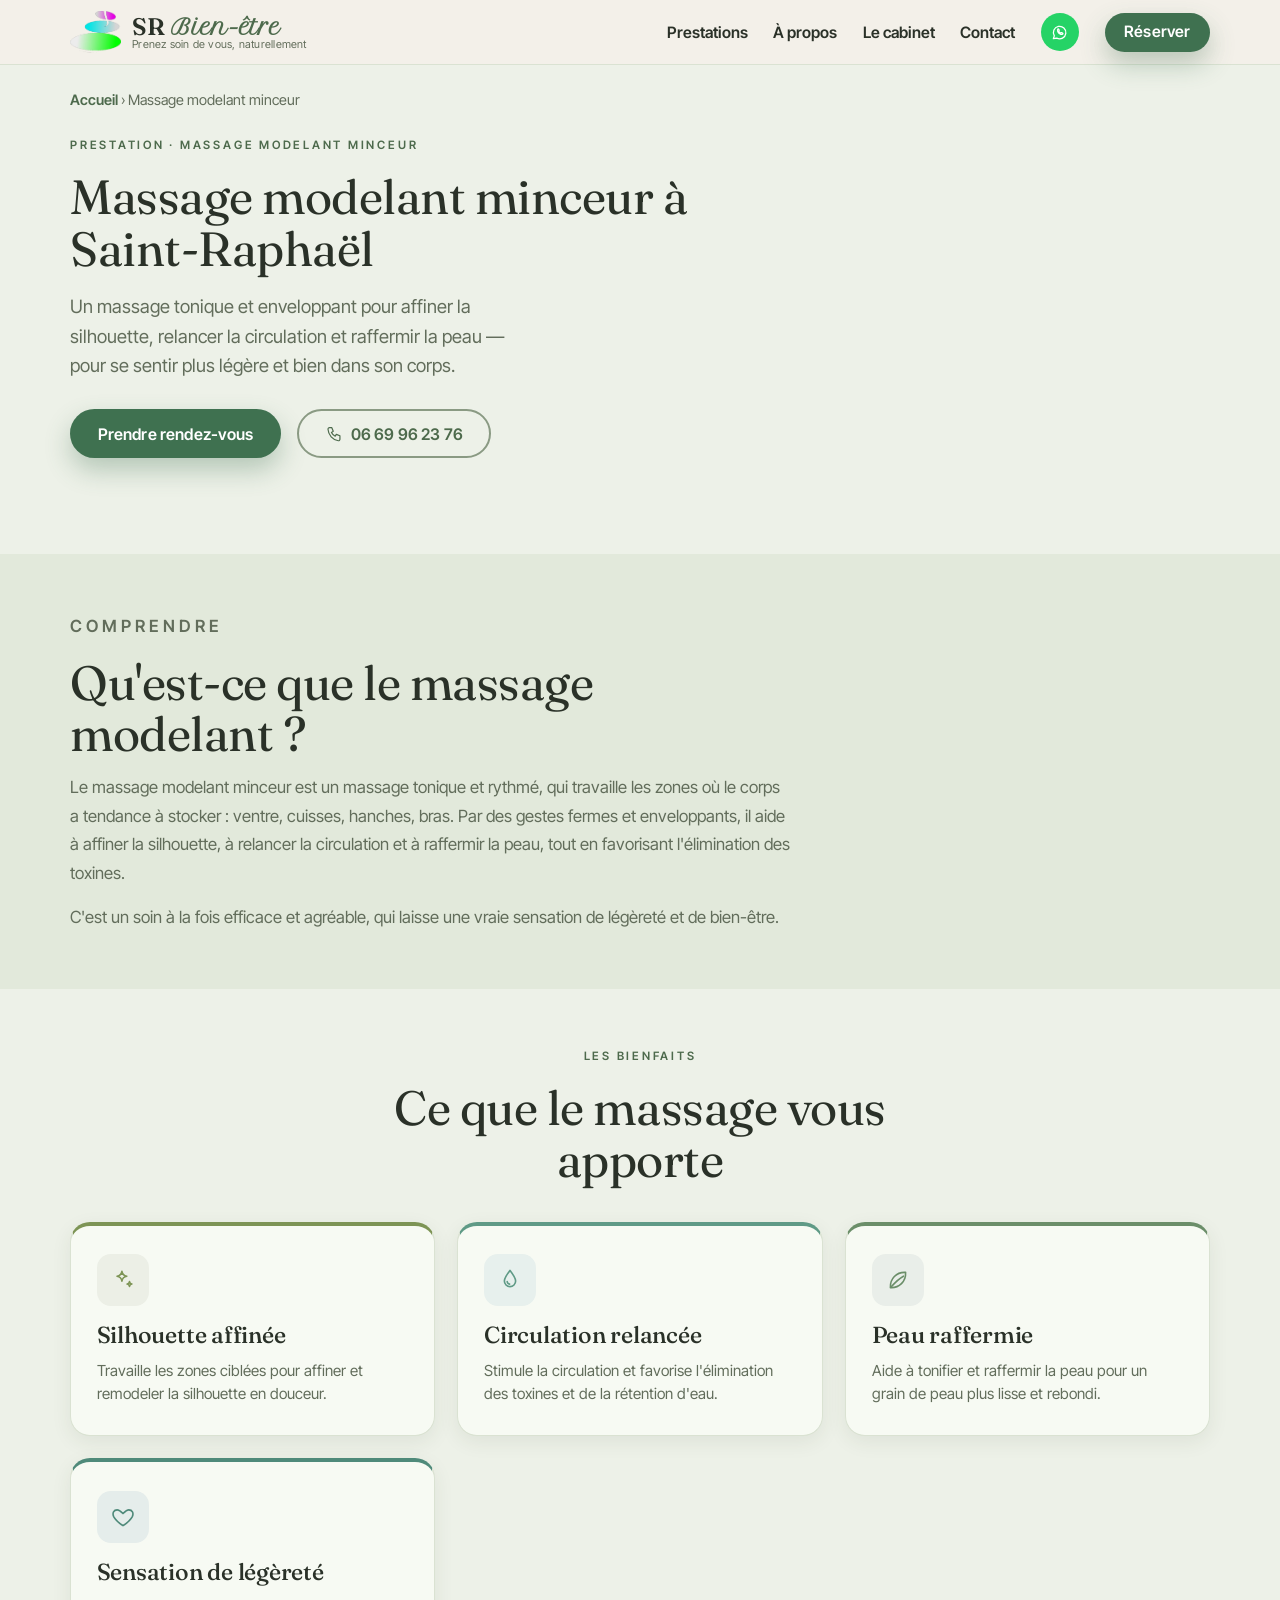
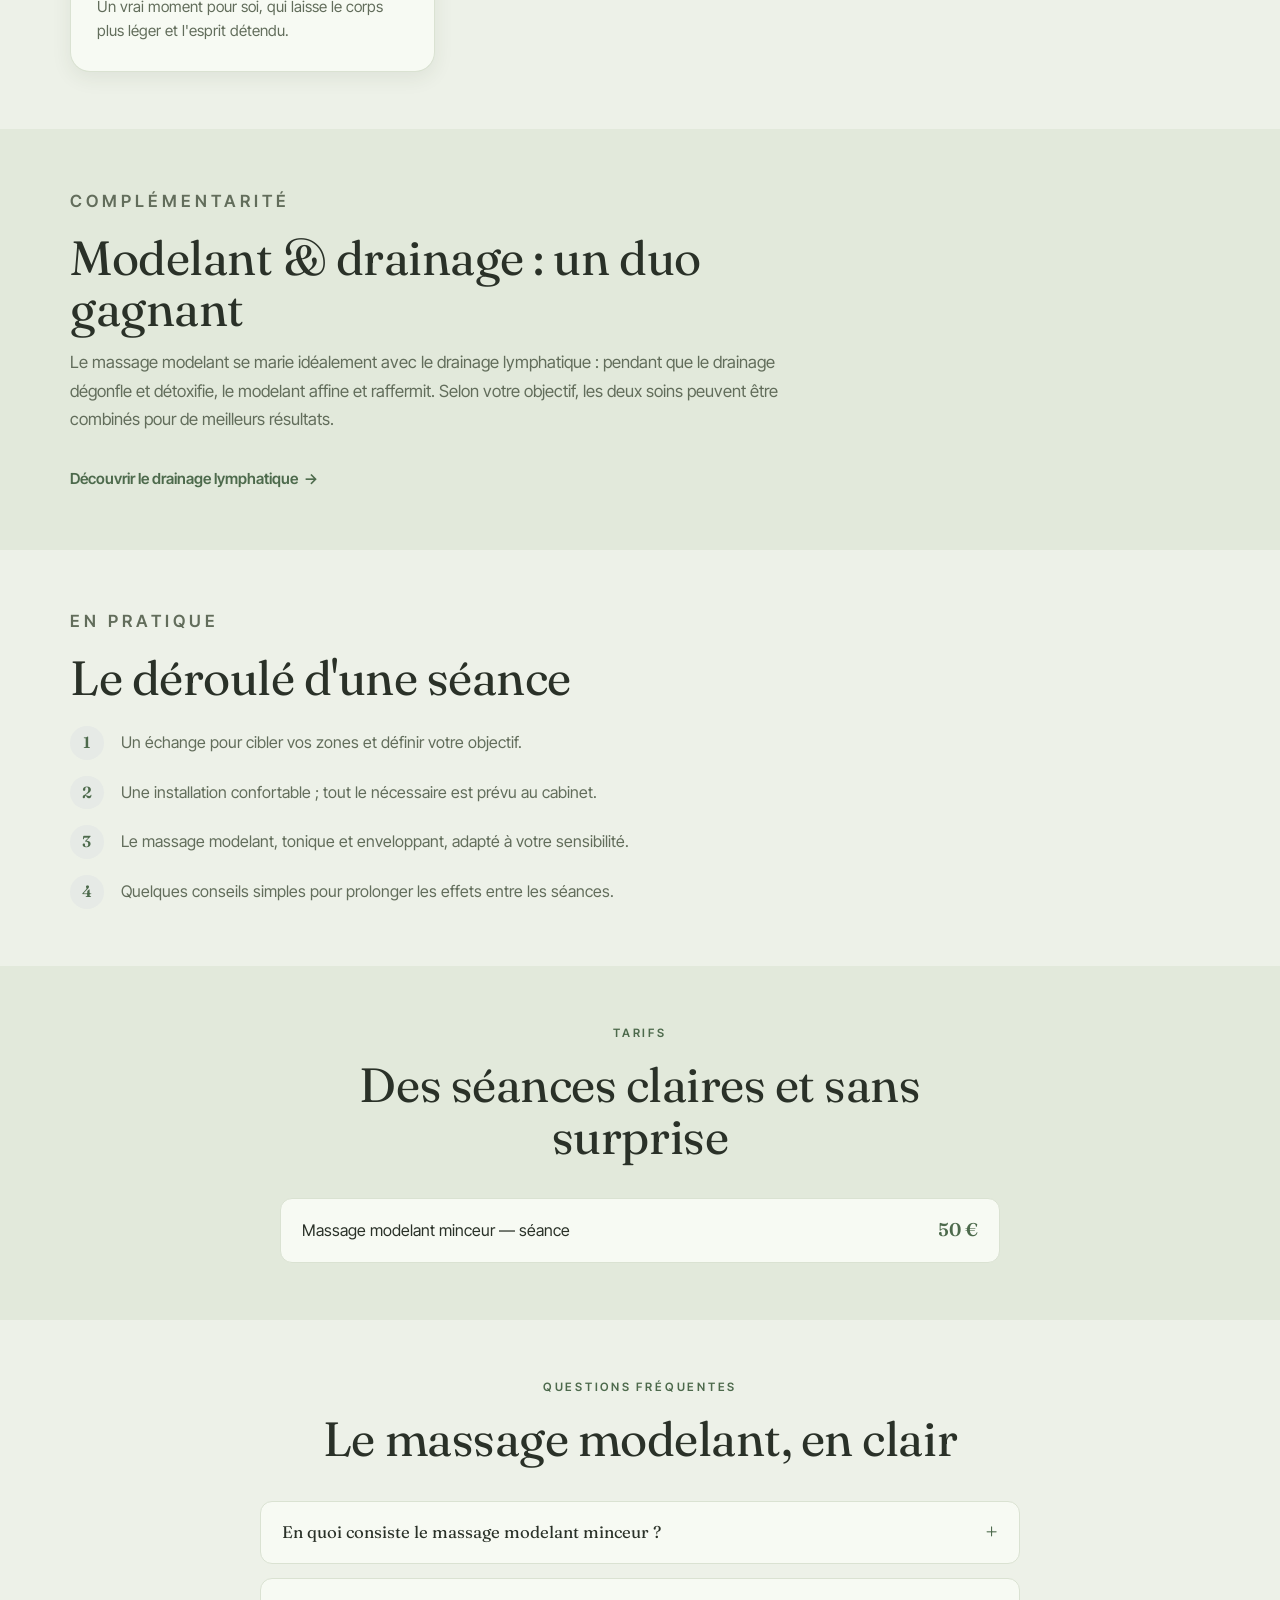
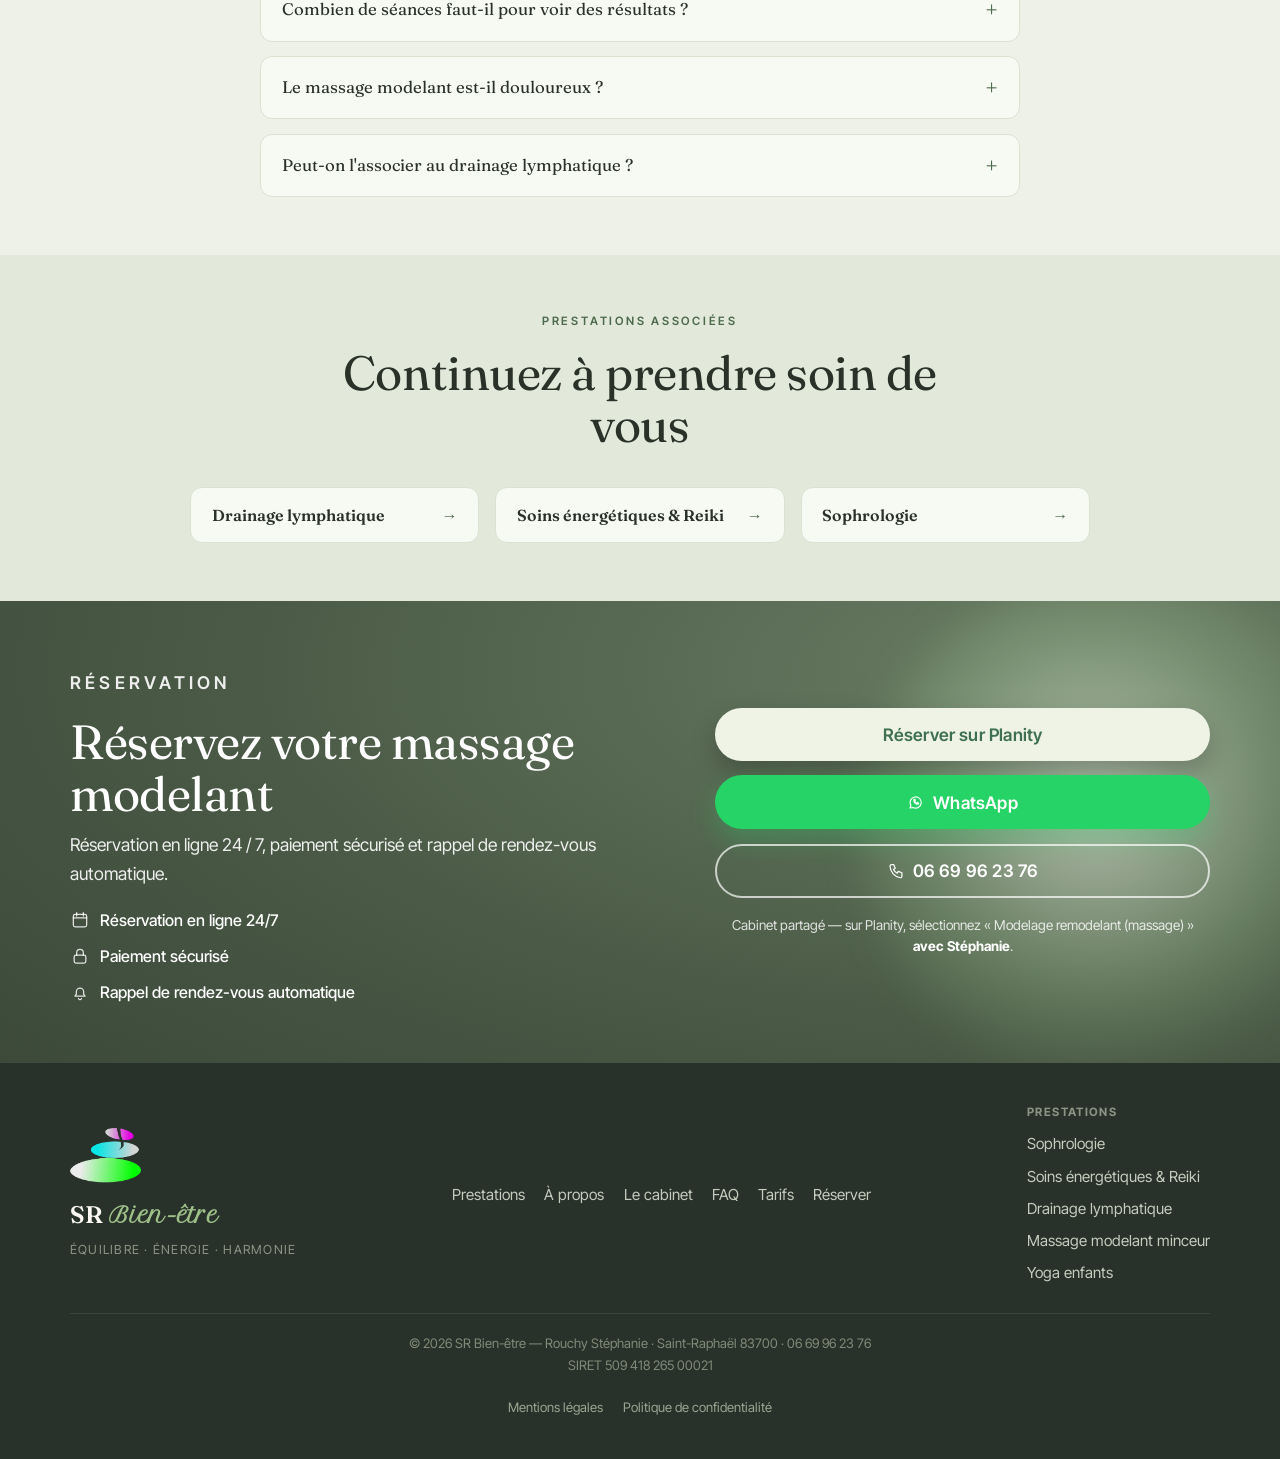
<file: massage-modelant-minceur.html>
<!DOCTYPE html>
<html lang="fr">
<head>
  <meta charset="UTF-8" />
  <meta name="viewport" content="width=device-width, initial-scale=1.0" />
  <title>Massage modelant minceur à Saint-Raphaël — SR Bien-être</title>
  <meta name="description" content="Massage modelant minceur à Saint-Raphaël (83) : affiner la silhouette, relancer la circulation, raffermir la peau et éliminer les toxines. Sur rendez-vous, déplacements possibles à Fréjus et dans le Var." />
  <meta name="theme-color" content="#edf1e8" />
  <meta name="robots" content="index, follow, max-image-preview:large" />
  <meta name="author" content="Stéphanie Rouchy — SR Bien-être" />
  <link rel="canonical" href="https://www.srbienetre.fr/massage-modelant-minceur" />

  <!-- Local SEO -->
  <meta name="geo.region" content="FR-83" />
  <meta name="geo.placename" content="Saint-Raphaël" />
  <meta name="geo.position" content="43.42722;6.78696" />
  <meta name="ICBM" content="43.42722, 6.78696" />

  <!-- Open Graph -->
  <meta property="og:type" content="website" />
  <meta property="og:locale" content="fr_FR" />
  <meta property="og:site_name" content="SR Bien-être" />
  <meta property="og:url" content="https://www.srbienetre.fr/massage-modelant-minceur" />
  <meta property="og:title" content="Massage modelant minceur à Saint-Raphaël — SR Bien-être" />
  <meta property="og:description" content="Affiner la silhouette, relancer la circulation et raffermir la peau. Massage modelant minceur à Saint-Raphaël." />
  <meta property="og:image" content="https://www.srbienetre.fr/assets/img/og/og-massage.jpg" />
  <meta property="og:image:width" content="1200" />
  <meta property="og:image:height" content="630" />
  <meta property="og:image:alt" content="Massage modelant minceur — SR Bien-être à Saint-Raphaël" />

  <!-- Twitter / X card -->
  <meta name="twitter:card" content="summary_large_image" />
  <meta name="twitter:title" content="Massage modelant minceur à Saint-Raphaël — SR Bien-être" />
  <meta name="twitter:description" content="Affiner la silhouette, relancer la circulation et raffermir la peau. Massage modelant minceur à Saint-Raphaël." />
  <meta name="twitter:image" content="https://www.srbienetre.fr/assets/img/og/og-massage.jpg" />

  <link rel="icon" href="/favicon.ico" sizes="32x32" />
  <link rel="icon" href="assets/favicon.svg" type="image/svg+xml" />
  <link rel="apple-touch-icon" href="assets/img/apple-touch-icon.png" />
  <link rel="manifest" href="/site.webmanifest" />
  <link rel="preconnect" href="https://fonts.googleapis.com" />
  <link rel="preconnect" href="https://fonts.gstatic.com" crossorigin />
  <link href="https://fonts.googleapis.com/css2?family=Fraunces:ital,opsz,wght@0,9..144,400;0,9..144,500;0,9..144,600&family=Inter+Tight:wght@300;400;500;600;700&family=Petit+Formal+Script&display=swap" rel="stylesheet" />
  <link rel="stylesheet" href="styles.css?v=27" />

  <script type="application/ld+json">
  {
    "@context": "https://schema.org",
    "@type": "Service",
    "serviceType": "Massage modelant minceur",
    "name": "Massage modelant minceur",
    "url": "https://www.srbienetre.fr/massage-modelant-minceur",
    "description": "Massage modelant minceur pour affiner la silhouette, relancer la circulation, raffermir la peau et favoriser l'élimination des toxines.",
    "provider": {
      "@type": "HealthAndBeautyBusiness",
      "name": "SR Bien-être",
      "@id": "https://www.srbienetre.fr/#business",
      "url": "https://www.srbienetre.fr/",
      "telephone": "+33669962376",
      "address": {
        "@type": "PostalAddress",
        "streetAddress": "1319 boulevard Jean Moulin, ZA Les Genêts",
        "addressLocality": "Saint-Raphaël",
        "postalCode": "83700",
        "addressCountry": "FR"
      }
    },
    "areaServed": [
      { "@type": "City", "name": "Saint-Raphaël" },
      { "@type": "City", "name": "Fréjus" },
      { "@type": "AdministrativeArea", "name": "Var (83)" }
    ],
    "hasOfferCatalog": {
      "@type": "OfferCatalog",
      "name": "Massage modelant minceur",
      "itemListElement": [
        { "@type": "Offer", "priceCurrency": "EUR", "price": "50", "itemOffered": { "@type": "Service", "name": "Massage modelant minceur" } }
      ]
    }
  }
  </script>

  <script type="application/ld+json">
  {
    "@context": "https://schema.org",
    "@type": "BreadcrumbList",
    "itemListElement": [
      { "@type": "ListItem", "position": 1, "name": "Accueil", "item": "https://www.srbienetre.fr/" },
      { "@type": "ListItem", "position": 2, "name": "Massage modelant minceur", "item": "https://www.srbienetre.fr/massage-modelant-minceur" }
    ]
  }
  </script>

  <script type="application/ld+json">
  {
    "@context": "https://schema.org",
    "@type": "FAQPage",
    "mainEntity": [
      {
        "@type": "Question",
        "name": "En quoi consiste le massage modelant minceur ?",
        "acceptedAnswer": { "@type": "Answer", "text": "C'est un massage tonique et rythmé qui travaille les zones ciblées (ventre, cuisses, hanches, bras) pour affiner la silhouette, relancer la circulation, raffermir la peau et favoriser l'élimination des toxines." }
      },
      {
        "@type": "Question",
        "name": "Combien de séances faut-il pour voir des résultats ?",
        "acceptedAnswer": { "@type": "Answer", "text": "Une séance procure déjà une sensation de légèreté. Pour un vrai travail sur la silhouette, une série de séances régulières, associée à une bonne hygiène de vie, donne les meilleurs résultats. Nous en parlons ensemble." }
      },
      {
        "@type": "Question",
        "name": "Le massage modelant est-il douloureux ?",
        "acceptedAnswer": { "@type": "Answer", "text": "Il est tonique mais reste agréable. La pression est adaptée à votre sensibilité et à vos zones de confort ; le soin ne doit jamais être douloureux." }
      },
      {
        "@type": "Question",
        "name": "Peut-on l'associer au drainage lymphatique ?",
        "acceptedAnswer": { "@type": "Answer", "text": "Oui, les deux soins sont complémentaires : le drainage lymphatique dégonfle et détoxifie, le massage modelant affine et raffermit. On peut les combiner selon votre objectif." }
      }
    ]
  }
  </script>
</head>
<body>
  <!-- ============ ICON SPRITE (subset) ============ -->
  <svg class="icon-sprite" width="0" height="0" aria-hidden="true" focusable="false">
    <defs>
      <symbol id="ic-leaf" viewBox="0 0 24 24">
        <path d="M5 19c-.5-8 5.5-14.5 14-14 .5 8.5-6 14.5-14 14z"/>
        <path d="M6 18c4-4.5 7.5-7.5 11-9.5"/>
      </symbol>
      <symbol id="ic-drop" viewBox="0 0 24 24">
        <path d="M12 3.2c-3.1 4-5.2 6.7-5.2 9.7a5.2 5.2 0 0 0 10.4 0c0-3-2.1-5.7-5.2-9.7z"/>
        <path d="M9.4 13.4a2.6 2.6 0 0 0 2.2 2.4"/>
      </symbol>
      <symbol id="ic-spark" viewBox="0 0 24 24">
        <path d="M11 4c.5 3 1.5 4 4.5 4.5-3 .5-4 1.5-4.5 4.5-.5-3-1.5-4-4.5-4.5 3-.5 4-1.5 4.5-4.5z"/>
        <path d="M18 13.5c.22 1.4.8 2 2.2 2.2-1.4.22-2 .8-2.2 2.2-.22-1.4-.8-2-2.2-2.2 1.4-.22 2-.8 2.2-2.2z"/>
      </symbol>
      <symbol id="ic-heart" viewBox="0 0 24 24">
        <path d="M12 20s-6.5-4.3-8.6-8.4C1.9 8.3 3.5 5.4 6.6 5.4c1.9 0 3 1 5.4 3.4 2.4-2.4 3.5-3.4 5.4-3.4 3.1 0 4.7 2.9 3.2 6.2C18.5 15.7 12 20 12 20z"/>
      </symbol>
      <symbol id="ic-calendar" viewBox="0 0 24 24">
        <rect x="4" y="5.2" width="16" height="15" rx="2.2"/>
        <path d="M4 9.5h16M8 3.2v4M16 3.2v4"/>
      </symbol>
      <symbol id="ic-lock" viewBox="0 0 24 24">
        <rect x="5" y="11" width="14" height="9.4" rx="2.2"/>
        <path d="M8 11V8a4 4 0 0 1 8 0v3"/>
      </symbol>
      <symbol id="ic-bell" viewBox="0 0 24 24">
        <path d="M6 17h12l-1.6-2.4v-3a4.4 4.4 0 0 0-8.8 0v3L6 17z"/>
        <path d="M10.3 20a1.9 1.9 0 0 0 3.4 0"/>
      </symbol>
      <symbol id="ic-phone" viewBox="0 0 24 24">
        <path d="M6 3.6h3.1l1.9 4.8-2.4 1.5a11.5 11.5 0 0 0 5 5l1.5-2.4 4.8 1.9V19a2 2 0 0 1-2.1 2A16.5 16.5 0 0 1 4 5.7 2 2 0 0 1 6 3.6z"/>
      </symbol>
      <symbol id="ic-whatsapp" viewBox="0 0 24 24">
        <path d="M4 20l1.2-3.4a7.5 7.5 0 1 1 2.9 2.7L4 20z"/>
        <path d="M9.2 8.7c.3-.6 1-.6 1.3.1l.5 1.1c.1.3.1.6-.1.8l-.4.5a4.2 4.2 0 0 0 2.1 2.1l.5-.4c.2-.2.5-.2.8-.1l1.1.5c.7.3.7 1 .1 1.3-.9.5-2 .5-3.1-.2a6.8 6.8 0 0 1-2.3-2.3c-.7-1.1-.7-2.2-.5-3z"/>
      </symbol>
    </defs>
  </svg>

  <a class="skip-link" href="#main">Aller au contenu</a>

  <!-- ============ HEADER ============ -->
  <header class="site-header">
    <div class="container header-inner">
      <a href="/" class="brand" aria-label="SR Bien-être — accueil">
        <span class="brand-mark" aria-hidden="true">
          <img src="assets/img/logo.png" alt="" width="49" height="40" />
        </span>
        <span class="brand-text">
          <span class="brand-name">SR <em>Bien-être</em></span>
          <span class="brand-tagline">Prenez soin de vous, naturellement</span>
        </span>
      </a>

      <nav class="nav" aria-label="Navigation principale">
        <button class="nav-toggle" aria-expanded="false" aria-controls="nav-menu" aria-label="Ouvrir le menu">
          <span></span><span></span><span></span>
        </button>
        <ul class="nav-menu" id="nav-menu">
          <li><a href="/#services">Prestations</a></li>
          <li><a href="/#apropos">À propos</a></li>
          <li><a href="/le-cabinet">Le cabinet</a></li>
          <li><a href="/#contact">Contact</a></li>
          <li class="nav-wa-item">
            <a href="https://wa.me/33669962376?text=Bonjour%20St%C3%A9phanie%2C%20je%20vous%20contacte%20via%20votre%20site%20SR%20Bien-%C3%AAtre." target="_blank" rel="noopener" class="nav-wa" aria-label="Contacter sur WhatsApp">
              <svg class="ic"><use href="#ic-whatsapp"/></svg>
            </a>
          </li>
          <li><a href="#reserver" class="btn btn-sm btn-primary nav-cta">Réserver</a></li>
        </ul>
      </nav>
    </div>
  </header>

  <main id="main">
    <!-- Breadcrumb -->
    <div class="container">
      <nav class="breadcrumb" aria-label="Fil d'Ariane">
        <a href="/">Accueil</a> <span aria-hidden="true">›</span> Massage modelant minceur
      </nav>
    </div>

    <!-- ============ INTRO / HERO ============ -->
    <section class="section svc-top">
      <div class="container">
        <div class="svc-hero">
          <p class="eyebrow">Prestation · Massage modelant minceur</p>
          <h1>Massage modelant minceur à Saint-Raphaël</h1>
          <p class="lead">
            Un massage tonique et enveloppant pour affiner la silhouette, relancer la circulation
            et raffermir la peau — pour se sentir plus légère et bien dans son corps.
          </p>
          <div class="hero-actions">
            <a href="#reserver" class="btn btn-primary">Prendre rendez-vous</a>
            <a href="tel:+33669962376" class="btn btn-ghost"><svg class="ic"><use href="#ic-phone"/></svg> 06 69 96 23 76</a>
          </div>
        </div>
      </div>
    </section>

    <!-- ============ WHAT IS IT ============ -->
    <section class="section section-alt">
      <div class="container">
        <div class="prose">
          <p class="eyebrow">Comprendre</p>
          <h2>Qu'est-ce que le massage modelant&nbsp;?</h2>
          <p>
            Le massage modelant minceur est un massage tonique et rythmé, qui travaille les zones
            où le corps a tendance à stocker&nbsp;: ventre, cuisses, hanches, bras. Par des gestes
            fermes et enveloppants, il aide à affiner la silhouette, à relancer la circulation et à
            raffermir la peau, tout en favorisant l'élimination des toxines.
          </p>
          <p>
            C'est un soin à la fois efficace et agréable, qui laisse une vraie sensation de
            légèreté et de bien-être.
          </p>
        </div>
      </div>
    </section>

    <!-- ============ BENEFITS ============ -->
    <section class="section">
      <div class="container">
        <div class="section-head">
          <p class="eyebrow">Les bienfaits</p>
          <h2>Ce que le massage vous apporte</h2>
        </div>
        <div class="cards">
          <article class="card card--d">
            <div class="card-icon" aria-hidden="true"><svg class="ic"><use href="#ic-spark"/></svg></div>
            <h3>Silhouette affinée</h3>
            <p class="card-desc">Travaille les zones ciblées pour affiner et remodeler la silhouette en douceur.</p>
          </article>
          <article class="card card--c">
            <div class="card-icon" aria-hidden="true"><svg class="ic"><use href="#ic-drop"/></svg></div>
            <h3>Circulation relancée</h3>
            <p class="card-desc">Stimule la circulation et favorise l'élimination des toxines et de la rétention d'eau.</p>
          </article>
          <article class="card card--a">
            <div class="card-icon" aria-hidden="true"><svg class="ic"><use href="#ic-leaf"/></svg></div>
            <h3>Peau raffermie</h3>
            <p class="card-desc">Aide à tonifier et raffermir la peau pour un grain de peau plus lisse et rebondi.</p>
          </article>
          <article class="card card--b">
            <div class="card-icon" aria-hidden="true"><svg class="ic"><use href="#ic-heart"/></svg></div>
            <h3>Sensation de légèreté</h3>
            <p class="card-desc">Un vrai moment pour soi, qui laisse le corps plus léger et l'esprit détendu.</p>
          </article>
        </div>
      </div>
    </section>

    <!-- ============ USE CASES ============ -->
    <section class="section section-alt">
      <div class="container">
        <div class="prose">
          <p class="eyebrow">Complémentarité</p>
          <h2>Modelant &amp; drainage&nbsp;: un duo gagnant</h2>
          <p>
            Le massage modelant se marie idéalement avec le drainage lymphatique&nbsp;: pendant que
            le drainage dégonfle et détoxifie, le modelant affine et raffermit. Selon votre
            objectif, les deux soins peuvent être combinés pour de meilleurs résultats.
          </p>
          <p>
            <a class="card-link" href="/drainage-lymphatique">Découvrir le drainage lymphatique <span aria-hidden="true">→</span></a>
          </p>
        </div>
      </div>
    </section>

    <!-- ============ SESSION FLOW ============ -->
    <section class="section">
      <div class="container">
        <div class="prose">
          <p class="eyebrow">En pratique</p>
          <h2>Le déroulé d'une séance</h2>
          <ol class="steps">
            <li>Un échange pour cibler vos zones et définir votre objectif.</li>
            <li>Une installation confortable&nbsp;; tout le nécessaire est prévu au cabinet.</li>
            <li>Le massage modelant, tonique et enveloppant, adapté à votre sensibilité.</li>
            <li>Quelques conseils simples pour prolonger les effets entre les séances.</li>
          </ol>
        </div>
      </div>
    </section>

    <!-- ============ PRICING ============ -->
    <section class="section section-alt">
      <div class="container">
        <div class="section-head">
          <p class="eyebrow">Tarifs</p>
          <h2>Des séances claires et sans surprise</h2>
        </div>
        <div class="svc-pricing">
          <div class="price-row">
            <span class="label">Massage modelant minceur — séance</span>
            <span class="price">50&nbsp;€</span>
          </div>
        </div>
      </div>
    </section>

    <!-- ============ FAQ ============ -->
    <section class="section" id="faq">
      <div class="container">
        <div class="section-head">
          <p class="eyebrow">Questions fréquentes</p>
          <h2>Le massage modelant, en clair</h2>
        </div>
        <div class="faq">
          <details class="faq-item">
            <summary>En quoi consiste le massage modelant minceur&nbsp;?</summary>
            <div class="faq-answer"><p>C'est un massage tonique et rythmé qui travaille les zones ciblées (ventre, cuisses, hanches, bras) pour affiner la silhouette, relancer la circulation, raffermir la peau et favoriser l'élimination des toxines.</p></div>
          </details>
          <details class="faq-item">
            <summary>Combien de séances faut-il pour voir des résultats&nbsp;?</summary>
            <div class="faq-answer"><p>Une séance procure déjà une sensation de légèreté. Pour un vrai travail sur la silhouette, une série de séances régulières, associée à une bonne hygiène de vie, donne les meilleurs résultats. Nous en parlons ensemble.</p></div>
          </details>
          <details class="faq-item">
            <summary>Le massage modelant est-il douloureux&nbsp;?</summary>
            <div class="faq-answer"><p>Il est tonique mais reste agréable. La pression est adaptée à votre sensibilité et à vos zones de confort&nbsp;; le soin ne doit jamais être douloureux.</p></div>
          </details>
          <details class="faq-item">
            <summary>Peut-on l'associer au drainage lymphatique&nbsp;?</summary>
            <div class="faq-answer"><p>Oui, les deux soins sont complémentaires&nbsp;: le drainage lymphatique dégonfle et détoxifie, le massage modelant affine et raffermit. On peut les combiner selon votre objectif.</p></div>
          </details>
        </div>
      </div>
    </section>

    <!-- ============ PRESTATIONS ASSOCIÉES ============ -->
    <section class="section section-alt" id="autres-prestations">
      <div class="container">
        <div class="section-head">
          <p class="eyebrow">Prestations associées</p>
          <h2>Continuez à prendre soin de vous</h2>
        </div>
        <div class="related-grid">
          <a class="related-card" href="/drainage-lymphatique"><span>Drainage lymphatique</span><span class="arr" aria-hidden="true">→</span></a>
          <a class="related-card" href="/soin-energetique-reiki"><span>Soins énergétiques &amp; Reiki</span><span class="arr" aria-hidden="true">→</span></a>
          <a class="related-card" href="/sophrologie"><span>Sophrologie</span><span class="arr" aria-hidden="true">→</span></a>
        </div>
      </div>
    </section>

    <!-- ============ RÉSERVER ============ -->
    <section class="section reserve" id="reserver">
      <div class="container reserve-inner">
        <div class="reserve-copy">
          <p class="eyebrow eyebrow-light">Réservation</p>
          <h2>Réservez votre massage modelant</h2>
          <p>Réservation en ligne 24&nbsp;/&nbsp;7, paiement sécurisé et rappel de rendez-vous automatique.</p>
          <ul class="reserve-points">
            <li><svg class="ic"><use href="#ic-calendar"/></svg> Réservation en ligne 24/7</li>
            <li><svg class="ic"><use href="#ic-lock"/></svg> Paiement sécurisé</li>
            <li><svg class="ic"><use href="#ic-bell"/></svg> Rappel de rendez-vous automatique</li>
          </ul>
        </div>
        <div class="reserve-actions">
          <a href="https://www.planity.com/aline-nails-83700-saint-raphael-g7h" target="_blank" rel="noopener" class="btn btn-primary btn-lg">
            Réserver sur Planity
          </a>
          <a href="https://wa.me/33669962376?text=Bonjour%20St%C3%A9phanie%2C%20je%20vous%20contacte%20via%20votre%20site%20SR%20Bien-%C3%AAtre." target="_blank" rel="noopener" class="btn btn-lg btn-whatsapp">
            <svg class="ic"><use href="#ic-whatsapp"/></svg> WhatsApp
          </a>
          <a href="tel:+33669962376" class="btn btn-ghost btn-lg btn-ghost-light">
            <svg class="ic"><use href="#ic-phone"/></svg> 06 69 96 23 76
          </a>
          <p class="reserve-note">
            Cabinet partagé — sur Planity, sélectionnez «&nbsp;Modelage remodelant&nbsp;(massage)&nbsp;»
            <strong>avec Stéphanie</strong>.
          </p>
        </div>
      </div>
    </section>
  </main>

  <!-- ============ FOOTER ============ -->
  <footer class="site-footer">
    <div class="container footer-inner">
      <div class="footer-brand">
        <img class="footer-logo" src="assets/img/logo.png" alt="Logo SR Bien-être" width="73" height="60" loading="lazy" />
        <span class="brand-name">SR <em>Bien-être</em></span>
        <p>Équilibre · Énergie · Harmonie</p>
      </div>
      <nav aria-label="Liens de pied de page">
        <a href="/#services">Prestations</a>
        <a href="/a-propos">À propos</a>
        <a href="/le-cabinet">Le cabinet</a>
        <a href="/#faq">FAQ</a>
        <a href="/tarifs">Tarifs</a>
        <a href="/#reserver">Réserver</a>
</nav>
      <nav class="footer-services" aria-label="Prestations">
        <span class="footer-col-title">Prestations</span>
        <a href="/sophrologie">Sophrologie</a>
        <a href="/soin-energetique-reiki">Soins énergétiques &amp; Reiki</a>
        <a href="/drainage-lymphatique">Drainage lymphatique</a>
        <a href="/massage-modelant-minceur">Massage modelant minceur</a>
        <a href="/yoga-enfants">Yoga enfants</a>
      </nav>
      <p class="footer-legal">
        © <span id="year"></span> SR Bien-être — Rouchy Stéphanie · Saint-Raphaël 83700 · 06 69 96 23 76<br />
        SIRET 509 418 265 00021
      </p>
      <p class="footer-legal-links">
        <a href="mentions-legales">Mentions légales</a>
        <a href="confidentialite">Politique de confidentialité</a>
      </p>
    </div>
  </footer>

  <a href="https://wa.me/33669962376?text=Bonjour%20St%C3%A9phanie%2C%20je%20vous%20contacte%20via%20votre%20site%20SR%20Bien-%C3%AAtre." target="_blank" rel="noopener" class="fab-wa" aria-label="Contacter sur WhatsApp"><svg class="ic"><use href="#ic-whatsapp"/></svg></a>
  <a href="#reserver" class="fab" aria-label="Prendre rendez-vous"><svg class="ic"><use href="#ic-calendar"/></svg> Réserver</a>

  <script src="script.js?v=9"></script>
</body>
</html>
</file>
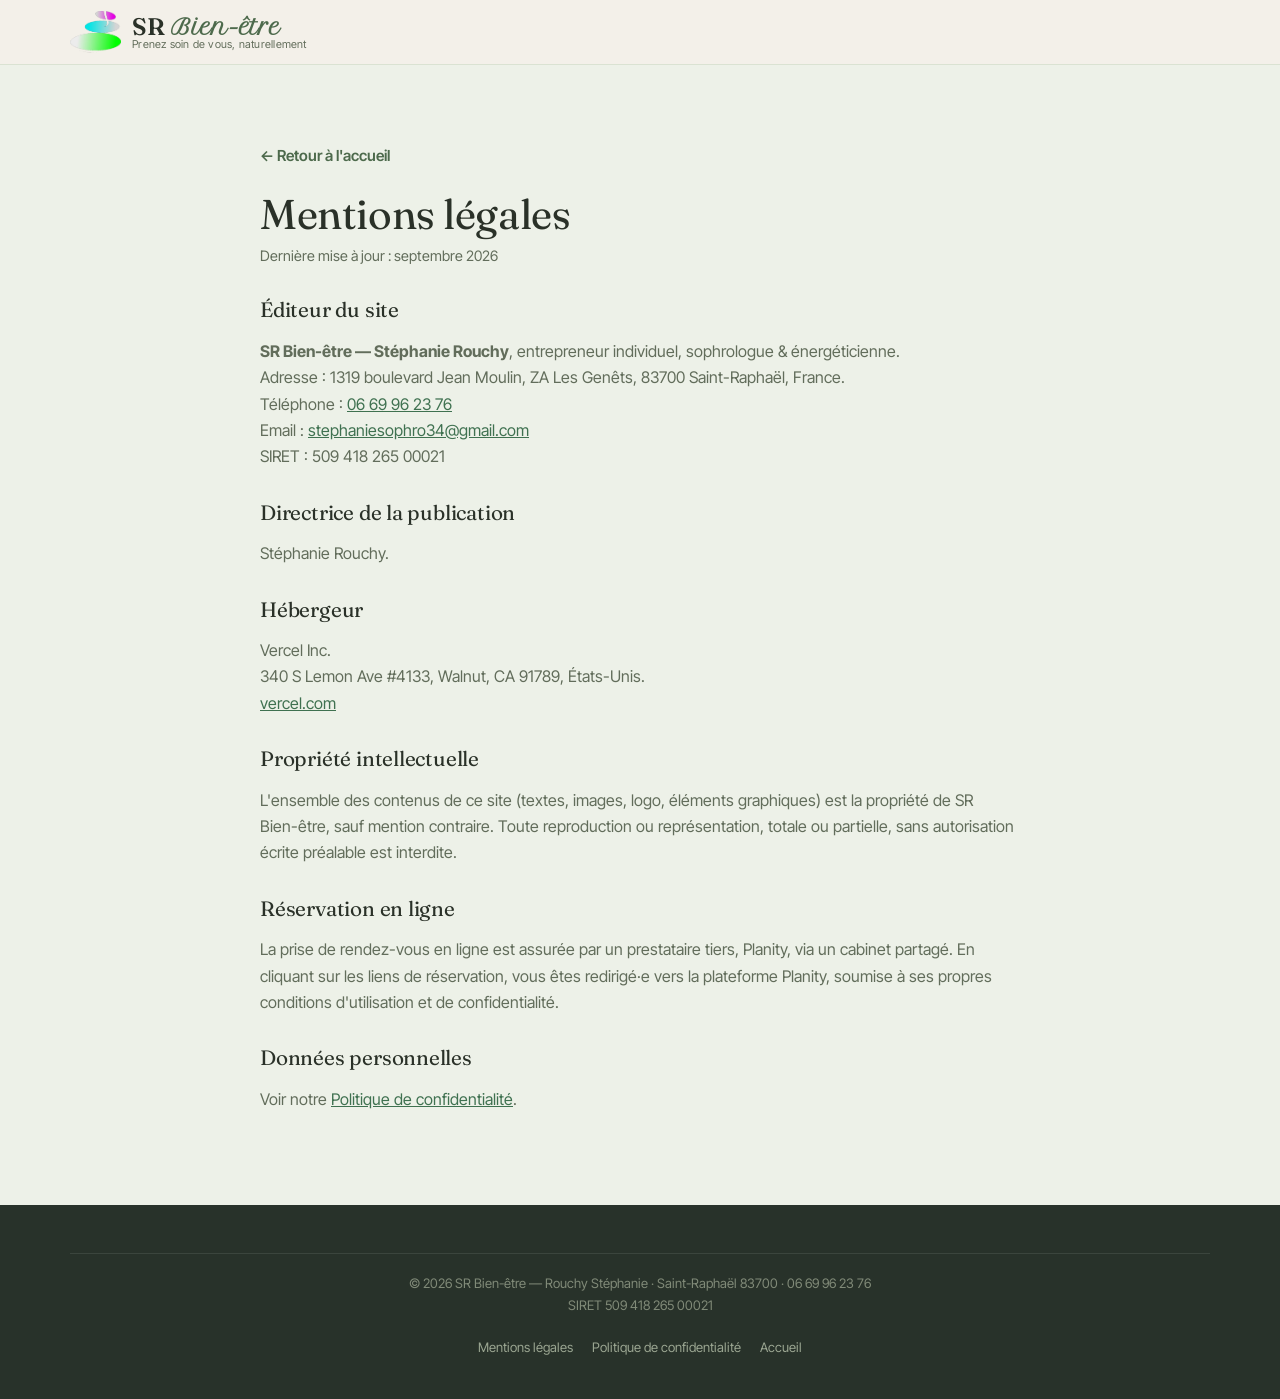
<file: mentions-legales.html>
<!DOCTYPE html>
<html lang="fr">
<head>
  <meta charset="UTF-8" />
  <meta name="viewport" content="width=device-width, initial-scale=1.0" />
  <title>Mentions légales — SR Bien-être</title>
  <meta name="description" content="Mentions légales du site SR Bien-être — Stéphanie Rouchy, sophrologue et énergéticienne à Saint-Raphaël." />
  <meta name="robots" content="index, follow" />
  <meta name="theme-color" content="#edf1e8" />
  <link rel="canonical" href="https://www.srbienetre.fr/mentions-legales" />
  <link rel="icon" href="/favicon.ico" sizes="32x32" />
  <link rel="icon" href="assets/favicon.svg" type="image/svg+xml" />
  <link rel="apple-touch-icon" href="assets/img/apple-touch-icon.png" />
  <link rel="manifest" href="/site.webmanifest" />
  <link rel="preconnect" href="https://fonts.googleapis.com" />
  <link rel="preconnect" href="https://fonts.gstatic.com" crossorigin />
  <link href="https://fonts.googleapis.com/css2?family=Fraunces:ital,opsz,wght@0,9..144,400;0,9..144,500;0,9..144,600&family=Inter+Tight:wght@300;400;500;600;700&family=Petit+Formal+Script&display=swap" rel="stylesheet" />
  <link rel="stylesheet" href="styles.css?v=27" />
</head>
<body>
  <header class="site-header">
    <div class="container header-inner">
      <a href="/" class="brand" aria-label="SR Bien-être — accueil">
        <span class="brand-mark" aria-hidden="true">
          <img src="assets/img/logo.png" alt="" width="49" height="40" />
        </span>
        <span class="brand-text">
          <span class="brand-name">SR <em>Bien-être</em></span>
          <span class="brand-tagline">Prenez soin de vous, naturellement</span>
        </span>
      </a>
    </div>
  </header>

  <main class="container">
    <article class="legal">
      <a href="/" class="back">← Retour à l'accueil</a>
      <h1>Mentions légales</h1>
      <p class="updated">Dernière mise à jour : septembre 2026</p>

      <h2>Éditeur du site</h2>
      <p>
        <strong>SR Bien-être — Stéphanie Rouchy</strong>, entrepreneur individuel,
        sophrologue &amp; énergéticienne.<br />
        Adresse : 1319 boulevard Jean Moulin, ZA Les Genêts, 83700 Saint-Raphaël, France.<br />
        Téléphone : <a href="tel:+33669962376">06 69 96 23 76</a><br />
        Email : <a href="mailto:stephaniesophro34@gmail.com">stephaniesophro34@gmail.com</a><br />
        SIRET : 509 418 265 00021
      </p>

      <h2>Directrice de la publication</h2>
      <p>Stéphanie Rouchy.</p>

      <h2>Hébergeur</h2>
      <p>
        Vercel Inc.<br />
        340 S Lemon Ave #4133, Walnut, CA 91789, États-Unis.<br />
        <a href="https://vercel.com" target="_blank" rel="noopener">vercel.com</a>
      </p>

      <h2>Propriété intellectuelle</h2>
      <p>
        L'ensemble des contenus de ce site (textes, images, logo, éléments graphiques) est
        la propriété de SR Bien-être, sauf mention contraire. Toute reproduction ou
        représentation, totale ou partielle, sans autorisation écrite préalable est interdite.
      </p>

      <h2>Réservation en ligne</h2>
      <p>
        La prise de rendez-vous en ligne est assurée par un prestataire tiers, Planity, via un
        cabinet partagé. En cliquant sur les liens de réservation, vous êtes redirigé·e vers la
        plateforme Planity, soumise à ses propres conditions d'utilisation et de confidentialité.
      </p>

      <h2>Données personnelles</h2>
      <p>
        Voir notre <a href="confidentialite">Politique de confidentialité</a>.
      </p>
    </article>
  </main>

  <footer class="site-footer">
    <div class="container footer-inner">
      <p class="footer-legal">
        © <span id="year"></span> SR Bien-être — Rouchy Stéphanie · Saint-Raphaël 83700 · 06 69 96 23 76<br />
        SIRET 509 418 265 00021
      </p>
      <p class="footer-legal-links">
        <a href="mentions-legales">Mentions légales</a>
        <a href="confidentialite">Politique de confidentialité</a>
        <a href="/">Accueil</a>
      </p>
    </div>
  </footer>

  <script src="assets/js/legal.js"></script>
</body>
</html>
</file>
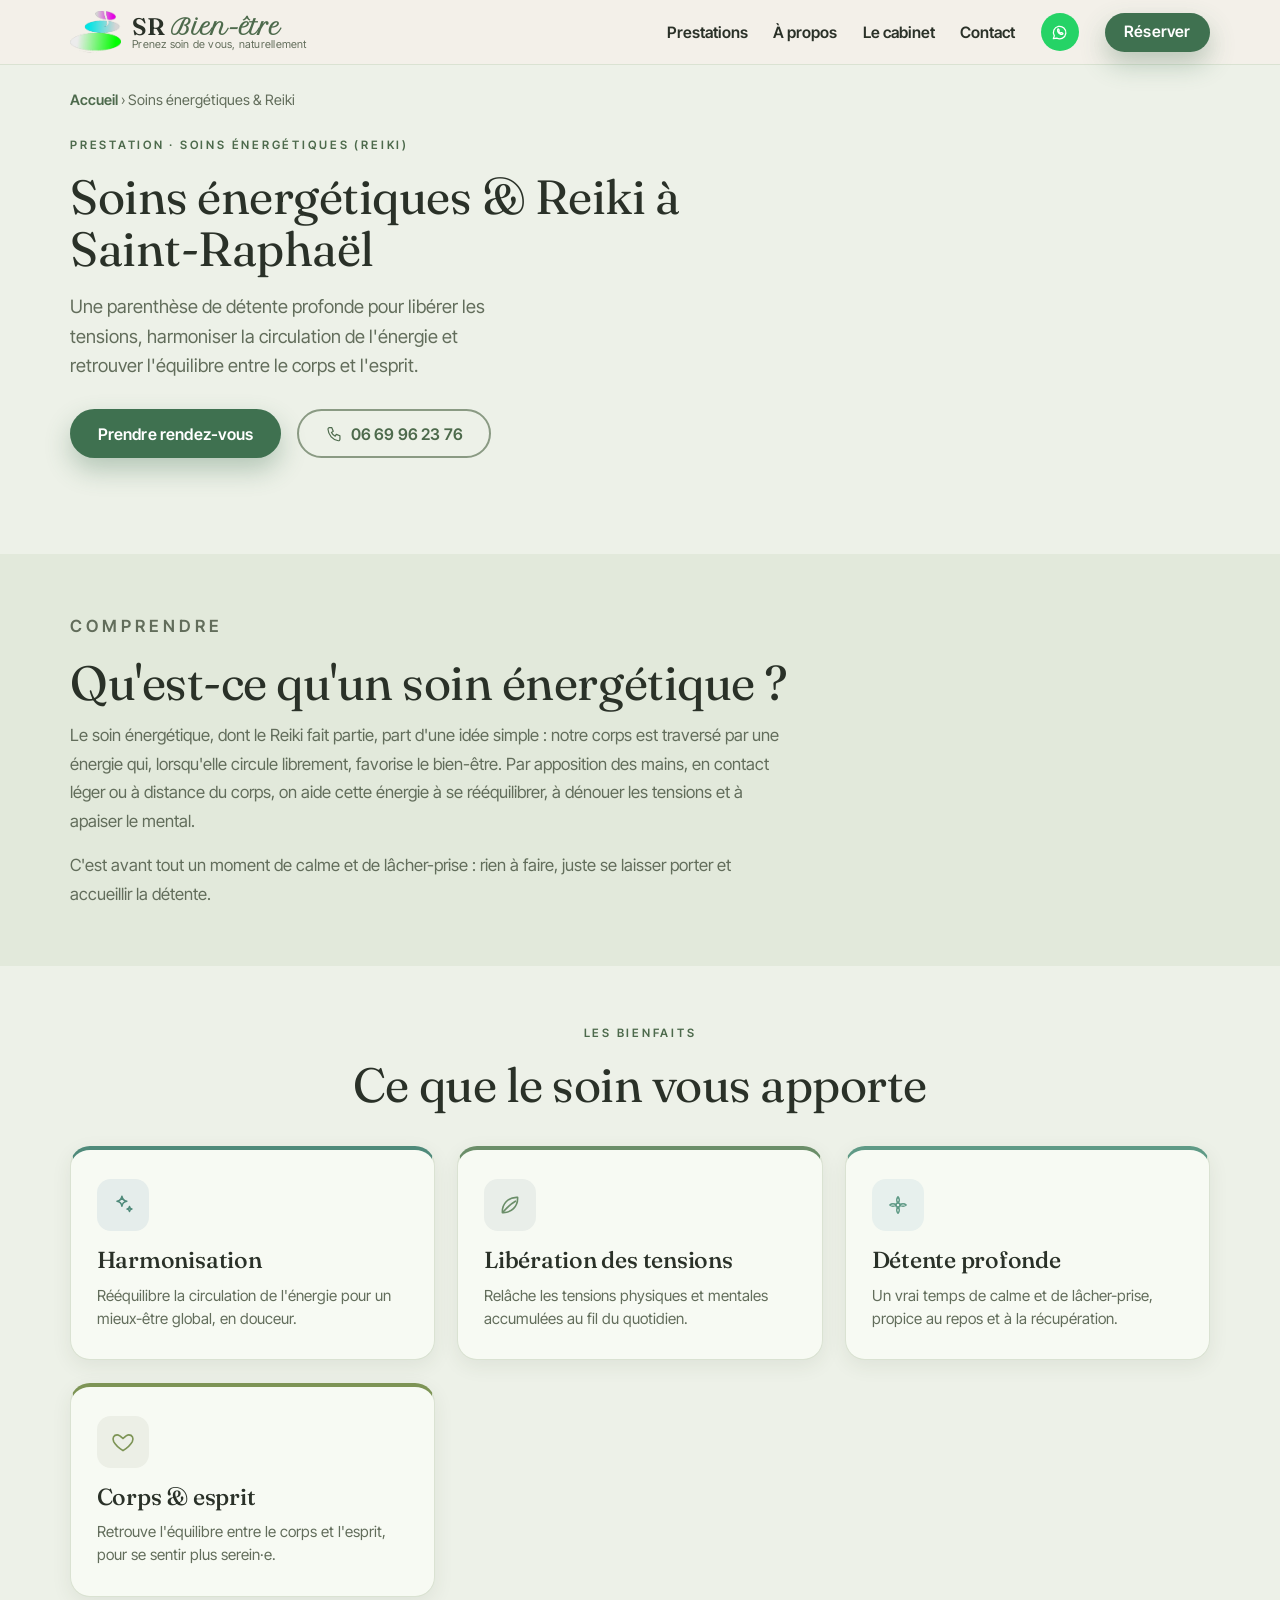
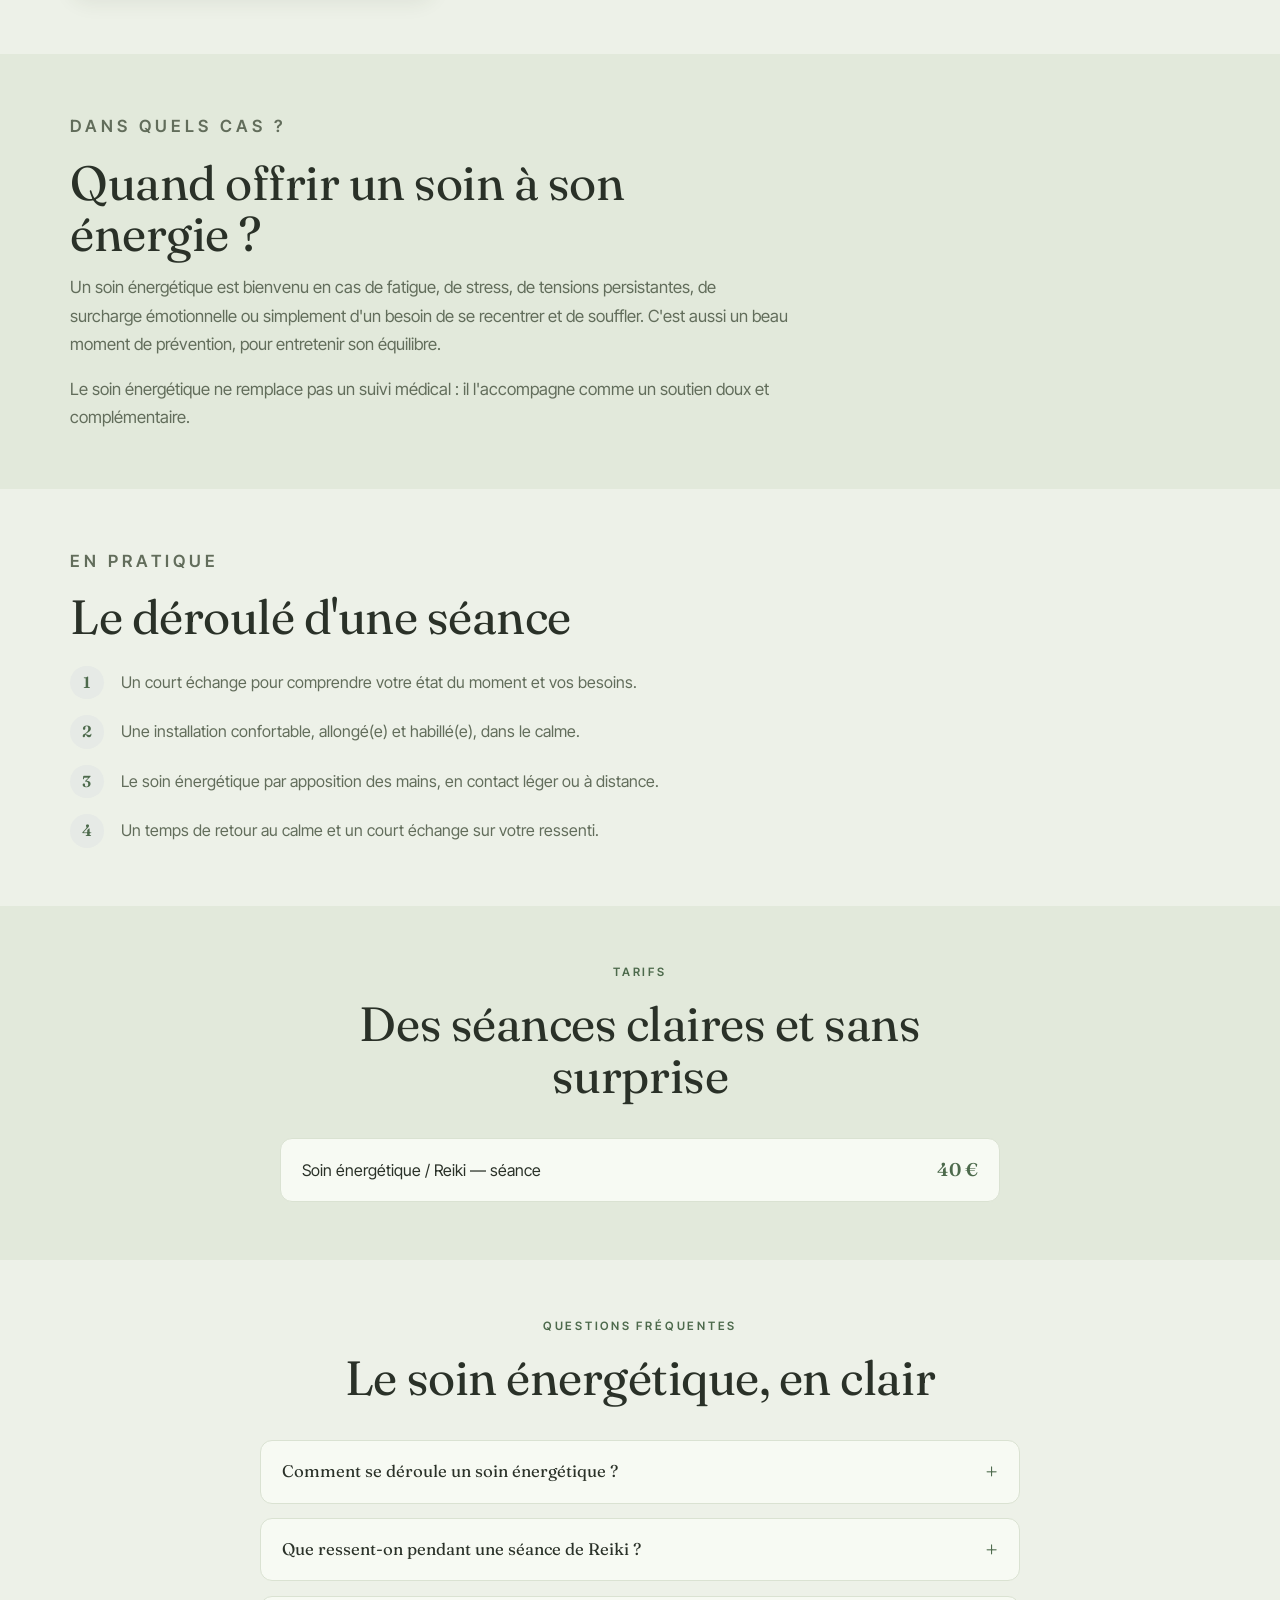
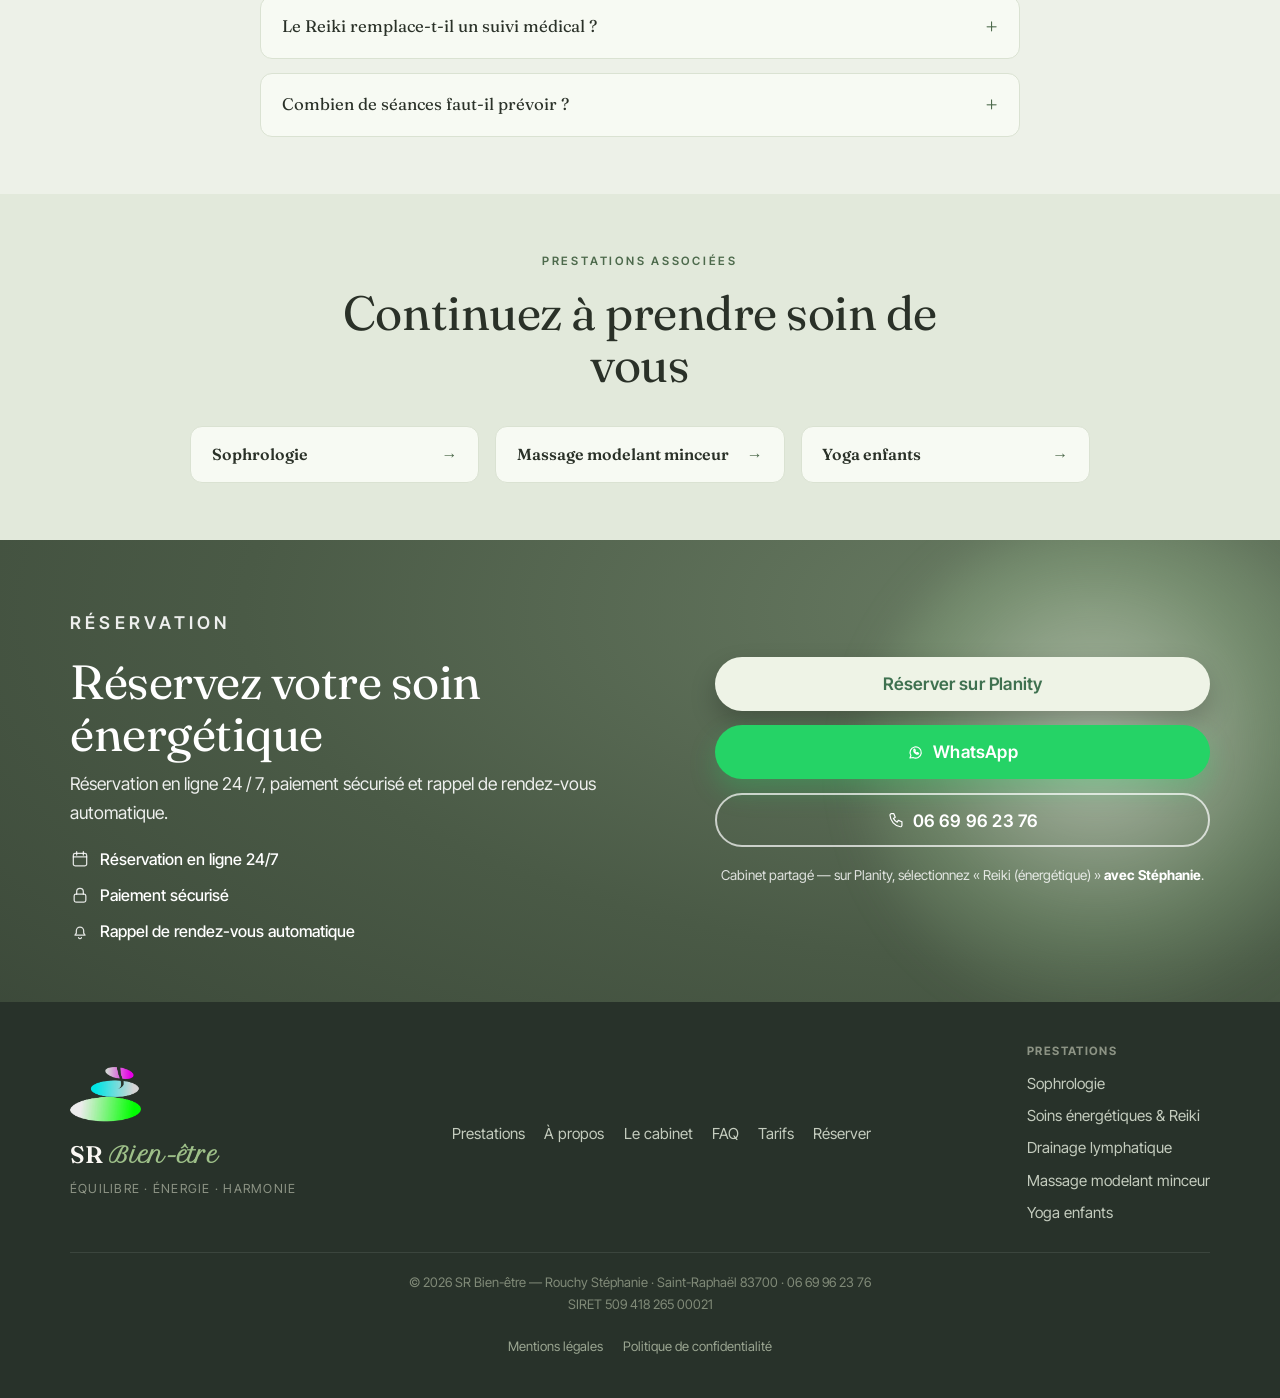
<file: soin-energetique-reiki.html>
<!DOCTYPE html>
<html lang="fr">
<head>
  <meta charset="UTF-8" />
  <meta name="viewport" content="width=device-width, initial-scale=1.0" />
  <title>Soins énergétiques &amp; Reiki à Saint-Raphaël — SR Bien-être</title>
  <meta name="description" content="Soins énergétiques et Reiki à Saint-Raphaël (83) : libérer les tensions, harmoniser les énergies et rééquilibrer le corps et l'esprit. Sur rendez-vous, déplacements possibles à Fréjus et dans le Var." />
  <meta name="theme-color" content="#edf1e8" />
  <meta name="robots" content="index, follow, max-image-preview:large" />
  <meta name="author" content="Stéphanie Rouchy — SR Bien-être" />
  <link rel="canonical" href="https://www.srbienetre.fr/soin-energetique-reiki" />

  <!-- Local SEO -->
  <meta name="geo.region" content="FR-83" />
  <meta name="geo.placename" content="Saint-Raphaël" />
  <meta name="geo.position" content="43.42722;6.78696" />
  <meta name="ICBM" content="43.42722, 6.78696" />

  <!-- Open Graph -->
  <meta property="og:type" content="website" />
  <meta property="og:locale" content="fr_FR" />
  <meta property="og:site_name" content="SR Bien-être" />
  <meta property="og:url" content="https://www.srbienetre.fr/soin-energetique-reiki" />
  <meta property="og:title" content="Soins énergétiques &amp; Reiki à Saint-Raphaël — SR Bien-être" />
  <meta property="og:description" content="Libérer les tensions, harmoniser les énergies et rééquilibrer corps et esprit. Soins énergétiques et Reiki à Saint-Raphaël." />
  <meta property="og:image" content="https://www.srbienetre.fr/assets/img/og/og-reiki.jpg" />
  <meta property="og:image:width" content="1200" />
  <meta property="og:image:height" content="630" />
  <meta property="og:image:alt" content="Soin énergétique &amp; Reiki — SR Bien-être à Saint-Raphaël" />

  <!-- Twitter / X card -->
  <meta name="twitter:card" content="summary_large_image" />
  <meta name="twitter:title" content="Soins énergétiques &amp; Reiki à Saint-Raphaël — SR Bien-être" />
  <meta name="twitter:description" content="Libérer les tensions, harmoniser les énergies et rééquilibrer corps et esprit. Soins énergétiques et Reiki à Saint-Raphaël." />
  <meta name="twitter:image" content="https://www.srbienetre.fr/assets/img/og/og-reiki.jpg" />

  <link rel="icon" href="/favicon.ico" sizes="32x32" />
  <link rel="icon" href="assets/favicon.svg" type="image/svg+xml" />
  <link rel="apple-touch-icon" href="assets/img/apple-touch-icon.png" />
  <link rel="manifest" href="/site.webmanifest" />
  <link rel="preconnect" href="https://fonts.googleapis.com" />
  <link rel="preconnect" href="https://fonts.gstatic.com" crossorigin />
  <link href="https://fonts.googleapis.com/css2?family=Fraunces:ital,opsz,wght@0,9..144,400;0,9..144,500;0,9..144,600&family=Inter+Tight:wght@300;400;500;600;700&family=Petit+Formal+Script&display=swap" rel="stylesheet" />
  <link rel="stylesheet" href="styles.css?v=27" />

  <script type="application/ld+json">
  {
    "@context": "https://schema.org",
    "@type": "Service",
    "serviceType": "Soin énergétique (Reiki)",
    "name": "Soin énergétique (Reiki)",
    "url": "https://www.srbienetre.fr/soin-energetique-reiki",
    "description": "Soins énergétiques et Reiki pour libérer les tensions, harmoniser la circulation de l'énergie et rééquilibrer le corps et l'esprit.",
    "provider": {
      "@type": "HealthAndBeautyBusiness",
      "name": "SR Bien-être",
      "@id": "https://www.srbienetre.fr/#business",
      "url": "https://www.srbienetre.fr/",
      "telephone": "+33669962376",
      "address": {
        "@type": "PostalAddress",
        "streetAddress": "1319 boulevard Jean Moulin, ZA Les Genêts",
        "addressLocality": "Saint-Raphaël",
        "postalCode": "83700",
        "addressCountry": "FR"
      }
    },
    "areaServed": [
      { "@type": "City", "name": "Saint-Raphaël" },
      { "@type": "City", "name": "Fréjus" },
      { "@type": "AdministrativeArea", "name": "Var (83)" }
    ],
    "hasOfferCatalog": {
      "@type": "OfferCatalog",
      "name": "Soin énergétique (Reiki)",
      "itemListElement": [
        { "@type": "Offer", "priceCurrency": "EUR", "price": "40", "itemOffered": { "@type": "Service", "name": "Soin énergétique (Reiki)" } }
      ]
    }
  }
  </script>

  <script type="application/ld+json">
  {
    "@context": "https://schema.org",
    "@type": "BreadcrumbList",
    "itemListElement": [
      { "@type": "ListItem", "position": 1, "name": "Accueil", "item": "https://www.srbienetre.fr/" },
      { "@type": "ListItem", "position": 2, "name": "Soins énergétiques & Reiki", "item": "https://www.srbienetre.fr/soin-energetique-reiki" }
    ]
  }
  </script>

  <script type="application/ld+json">
  {
    "@context": "https://schema.org",
    "@type": "FAQPage",
    "mainEntity": [
      {
        "@type": "Question",
        "name": "Comment se déroule un soin énergétique ?",
        "acceptedAnswer": { "@type": "Answer", "text": "Vous restez habillé(e), allongé(e) confortablement. Par apposition des mains, en contact léger ou à distance du corps, l'énergie est rééquilibrée en douceur. La séance est un moment de détente profonde, dans le calme." }
      },
      {
        "@type": "Question",
        "name": "Que ressent-on pendant une séance de Reiki ?",
        "acceptedAnswer": { "@type": "Answer", "text": "Chacun vit la séance à sa manière : sensations de chaleur, de picotements, relâchement des tensions ou simplement une profonde détente. Il n'y a rien à faire, juste à se laisser aller." }
      },
      {
        "@type": "Question",
        "name": "Le Reiki remplace-t-il un suivi médical ?",
        "acceptedAnswer": { "@type": "Answer", "text": "Non. Le soin énergétique est un accompagnement de bien-être complémentaire ; il ne se substitue jamais à un avis ou à un traitement médical, mais peut s'y associer en soutien." }
      },
      {
        "@type": "Question",
        "name": "Combien de séances faut-il prévoir ?",
        "acceptedAnswer": { "@type": "Answer", "text": "Une séance ponctuelle offre déjà un vrai moment de détente. Pour un travail plus en profondeur, plusieurs séances espacées peuvent être conseillées, selon votre ressenti et vos besoins." }
      }
    ]
  }
  </script>
</head>
<body>
  <!-- ============ ICON SPRITE (subset) ============ -->
  <svg class="icon-sprite" width="0" height="0" aria-hidden="true" focusable="false">
    <defs>
      <symbol id="ic-spark" viewBox="0 0 24 24">
        <path d="M11 4c.5 3 1.5 4 4.5 4.5-3 .5-4 1.5-4.5 4.5-.5-3-1.5-4-4.5-4.5 3-.5 4-1.5 4.5-4.5z"/>
        <path d="M18 13.5c.22 1.4.8 2 2.2 2.2-1.4.22-2 .8-2.2 2.2-.22-1.4-.8-2-2.2-2.2 1.4-.22 2-.8 2.2-2.2z"/>
      </symbol>
      <symbol id="ic-leaf" viewBox="0 0 24 24">
        <path d="M5 19c-.5-8 5.5-14.5 14-14 .5 8.5-6 14.5-14 14z"/>
        <path d="M6 18c4-4.5 7.5-7.5 11-9.5"/>
      </symbol>
      <symbol id="ic-heart" viewBox="0 0 24 24">
        <path d="M12 20s-6.5-4.3-8.6-8.4C1.9 8.3 3.5 5.4 6.6 5.4c1.9 0 3 1 5.4 3.4 2.4-2.4 3.5-3.4 5.4-3.4 3.1 0 4.7 2.9 3.2 6.2C18.5 15.7 12 20 12 20z"/>
      </symbol>
      <symbol id="ic-flower" viewBox="0 0 24 24">
        <circle cx="12" cy="12" r="1.9"/>
        <path d="M12 10.1c-1.5-1.5-1.5-4 0-5.6 1.5 1.6 1.5 4.1 0 5.6z"/>
        <path d="M13.9 12c1.5-1.5 4-1.5 5.6 0-1.6 1.5-4.1 1.5-5.6 0z"/>
        <path d="M12 13.9c1.5 1.5 1.5 4 0 5.6-1.5-1.6-1.5-4.1 0-5.6z"/>
        <path d="M10.1 12c-1.5 1.5-4 1.5-5.6 0 1.6-1.5 4.1-1.5 5.6 0z"/>
      </symbol>
      <symbol id="ic-calendar" viewBox="0 0 24 24">
        <rect x="4" y="5.2" width="16" height="15" rx="2.2"/>
        <path d="M4 9.5h16M8 3.2v4M16 3.2v4"/>
      </symbol>
      <symbol id="ic-lock" viewBox="0 0 24 24">
        <rect x="5" y="11" width="14" height="9.4" rx="2.2"/>
        <path d="M8 11V8a4 4 0 0 1 8 0v3"/>
      </symbol>
      <symbol id="ic-bell" viewBox="0 0 24 24">
        <path d="M6 17h12l-1.6-2.4v-3a4.4 4.4 0 0 0-8.8 0v3L6 17z"/>
        <path d="M10.3 20a1.9 1.9 0 0 0 3.4 0"/>
      </symbol>
      <symbol id="ic-phone" viewBox="0 0 24 24">
        <path d="M6 3.6h3.1l1.9 4.8-2.4 1.5a11.5 11.5 0 0 0 5 5l1.5-2.4 4.8 1.9V19a2 2 0 0 1-2.1 2A16.5 16.5 0 0 1 4 5.7 2 2 0 0 1 6 3.6z"/>
      </symbol>
      <symbol id="ic-whatsapp" viewBox="0 0 24 24">
        <path d="M4 20l1.2-3.4a7.5 7.5 0 1 1 2.9 2.7L4 20z"/>
        <path d="M9.2 8.7c.3-.6 1-.6 1.3.1l.5 1.1c.1.3.1.6-.1.8l-.4.5a4.2 4.2 0 0 0 2.1 2.1l.5-.4c.2-.2.5-.2.8-.1l1.1.5c.7.3.7 1 .1 1.3-.9.5-2 .5-3.1-.2a6.8 6.8 0 0 1-2.3-2.3c-.7-1.1-.7-2.2-.5-3z"/>
      </symbol>
    </defs>
  </svg>

  <a class="skip-link" href="#main">Aller au contenu</a>

  <!-- ============ HEADER ============ -->
  <header class="site-header">
    <div class="container header-inner">
      <a href="/" class="brand" aria-label="SR Bien-être — accueil">
        <span class="brand-mark" aria-hidden="true">
          <img src="assets/img/logo.png" alt="" width="49" height="40" />
        </span>
        <span class="brand-text">
          <span class="brand-name">SR <em>Bien-être</em></span>
          <span class="brand-tagline">Prenez soin de vous, naturellement</span>
        </span>
      </a>

      <nav class="nav" aria-label="Navigation principale">
        <button class="nav-toggle" aria-expanded="false" aria-controls="nav-menu" aria-label="Ouvrir le menu">
          <span></span><span></span><span></span>
        </button>
        <ul class="nav-menu" id="nav-menu">
          <li><a href="/#services">Prestations</a></li>
          <li><a href="/#apropos">À propos</a></li>
          <li><a href="/le-cabinet">Le cabinet</a></li>
          <li><a href="/#contact">Contact</a></li>
          <li class="nav-wa-item">
            <a href="https://wa.me/33669962376?text=Bonjour%20St%C3%A9phanie%2C%20je%20vous%20contacte%20via%20votre%20site%20SR%20Bien-%C3%AAtre." target="_blank" rel="noopener" class="nav-wa" aria-label="Contacter sur WhatsApp">
              <svg class="ic"><use href="#ic-whatsapp"/></svg>
            </a>
          </li>
          <li><a href="#reserver" class="btn btn-sm btn-primary nav-cta">Réserver</a></li>
        </ul>
      </nav>
    </div>
  </header>

  <main id="main">
    <!-- Breadcrumb -->
    <div class="container">
      <nav class="breadcrumb" aria-label="Fil d'Ariane">
        <a href="/">Accueil</a> <span aria-hidden="true">›</span> Soins énergétiques &amp; Reiki
      </nav>
    </div>

    <!-- ============ INTRO / HERO ============ -->
    <section class="section svc-top">
      <div class="container">
        <div class="svc-hero">
          <p class="eyebrow">Prestation · Soins énergétiques (Reiki)</p>
          <h1>Soins énergétiques &amp; Reiki à Saint-Raphaël</h1>
          <p class="lead">
            Une parenthèse de détente profonde pour libérer les tensions, harmoniser la
            circulation de l'énergie et retrouver l'équilibre entre le corps et l'esprit.
          </p>
          <div class="hero-actions">
            <a href="#reserver" class="btn btn-primary">Prendre rendez-vous</a>
            <a href="tel:+33669962376" class="btn btn-ghost"><svg class="ic"><use href="#ic-phone"/></svg> 06 69 96 23 76</a>
          </div>
        </div>
      </div>
    </section>

    <!-- ============ WHAT IS IT ============ -->
    <section class="section section-alt">
      <div class="container">
        <div class="prose">
          <p class="eyebrow">Comprendre</p>
          <h2>Qu'est-ce qu'un soin énergétique&nbsp;?</h2>
          <p>
            Le soin énergétique, dont le Reiki fait partie, part d'une idée simple&nbsp;: notre
            corps est traversé par une énergie qui, lorsqu'elle circule librement, favorise le
            bien-être. Par apposition des mains, en contact léger ou à distance du corps, on aide
            cette énergie à se rééquilibrer, à dénouer les tensions et à apaiser le mental.
          </p>
          <p>
            C'est avant tout un moment de calme et de lâcher-prise&nbsp;: rien à faire, juste se
            laisser porter et accueillir la détente.
          </p>
        </div>
      </div>
    </section>

    <!-- ============ BENEFITS ============ -->
    <section class="section">
      <div class="container">
        <div class="section-head">
          <p class="eyebrow">Les bienfaits</p>
          <h2>Ce que le soin vous apporte</h2>
        </div>
        <div class="cards">
          <article class="card card--b">
            <div class="card-icon" aria-hidden="true"><svg class="ic"><use href="#ic-spark"/></svg></div>
            <h3>Harmonisation</h3>
            <p class="card-desc">Rééquilibre la circulation de l'énergie pour un mieux-être global, en douceur.</p>
          </article>
          <article class="card card--a">
            <div class="card-icon" aria-hidden="true"><svg class="ic"><use href="#ic-leaf"/></svg></div>
            <h3>Libération des tensions</h3>
            <p class="card-desc">Relâche les tensions physiques et mentales accumulées au fil du quotidien.</p>
          </article>
          <article class="card card--c">
            <div class="card-icon" aria-hidden="true"><svg class="ic"><use href="#ic-flower"/></svg></div>
            <h3>Détente profonde</h3>
            <p class="card-desc">Un vrai temps de calme et de lâcher-prise, propice au repos et à la récupération.</p>
          </article>
          <article class="card card--d">
            <div class="card-icon" aria-hidden="true"><svg class="ic"><use href="#ic-heart"/></svg></div>
            <h3>Corps &amp; esprit</h3>
            <p class="card-desc">Retrouve l'équilibre entre le corps et l'esprit, pour se sentir plus serein·e.</p>
          </article>
        </div>
      </div>
    </section>

    <!-- ============ USE CASES ============ -->
    <section class="section section-alt">
      <div class="container">
        <div class="prose">
          <p class="eyebrow">Dans quels cas&nbsp;?</p>
          <h2>Quand offrir un soin à son énergie&nbsp;?</h2>
          <p>
            Un soin énergétique est bienvenu en cas de fatigue, de stress, de tensions
            persistantes, de surcharge émotionnelle ou simplement d'un besoin de se recentrer et
            de souffler. C'est aussi un beau moment de prévention, pour entretenir son équilibre.
          </p>
          <p>
            Le soin énergétique ne remplace pas un suivi médical&nbsp;: il l'accompagne comme un
            soutien doux et complémentaire.
          </p>
        </div>
      </div>
    </section>

    <!-- ============ SESSION FLOW ============ -->
    <section class="section">
      <div class="container">
        <div class="prose">
          <p class="eyebrow">En pratique</p>
          <h2>Le déroulé d'une séance</h2>
          <ol class="steps">
            <li>Un court échange pour comprendre votre état du moment et vos besoins.</li>
            <li>Une installation confortable, allongé(e) et habillé(e), dans le calme.</li>
            <li>Le soin énergétique par apposition des mains, en contact léger ou à distance.</li>
            <li>Un temps de retour au calme et un court échange sur votre ressenti.</li>
          </ol>
        </div>
      </div>
    </section>

    <!-- ============ PRICING ============ -->
    <section class="section section-alt">
      <div class="container">
        <div class="section-head">
          <p class="eyebrow">Tarifs</p>
          <h2>Des séances claires et sans surprise</h2>
        </div>
        <div class="svc-pricing">
          <div class="price-row">
            <span class="label">Soin énergétique / Reiki — séance</span>
            <span class="price">40&nbsp;€</span>
          </div>
        </div>
      </div>
    </section>

    <!-- ============ FAQ ============ -->
    <section class="section" id="faq">
      <div class="container">
        <div class="section-head">
          <p class="eyebrow">Questions fréquentes</p>
          <h2>Le soin énergétique, en clair</h2>
        </div>
        <div class="faq">
          <details class="faq-item">
            <summary>Comment se déroule un soin énergétique&nbsp;?</summary>
            <div class="faq-answer"><p>Vous restez habillé(e), allongé(e) confortablement. Par apposition des mains, en contact léger ou à distance du corps, l'énergie est rééquilibrée en douceur. La séance est un moment de détente profonde, dans le calme.</p></div>
          </details>
          <details class="faq-item">
            <summary>Que ressent-on pendant une séance de Reiki&nbsp;?</summary>
            <div class="faq-answer"><p>Chacun vit la séance à sa manière&nbsp;: sensations de chaleur, de picotements, relâchement des tensions ou simplement une profonde détente. Il n'y a rien à faire, juste à se laisser aller.</p></div>
          </details>
          <details class="faq-item">
            <summary>Le Reiki remplace-t-il un suivi médical&nbsp;?</summary>
            <div class="faq-answer"><p>Non. Le soin énergétique est un accompagnement de bien-être complémentaire&nbsp;; il ne se substitue jamais à un avis ou à un traitement médical, mais peut s'y associer en soutien.</p></div>
          </details>
          <details class="faq-item">
            <summary>Combien de séances faut-il prévoir&nbsp;?</summary>
            <div class="faq-answer"><p>Une séance ponctuelle offre déjà un vrai moment de détente. Pour un travail plus en profondeur, plusieurs séances espacées peuvent être conseillées, selon votre ressenti et vos besoins.</p></div>
          </details>
        </div>
      </div>
    </section>

    <!-- ============ PRESTATIONS ASSOCIÉES ============ -->
    <section class="section section-alt" id="autres-prestations">
      <div class="container">
        <div class="section-head">
          <p class="eyebrow">Prestations associées</p>
          <h2>Continuez à prendre soin de vous</h2>
        </div>
        <div class="related-grid">
          <a class="related-card" href="/sophrologie"><span>Sophrologie</span><span class="arr" aria-hidden="true">→</span></a>
          <a class="related-card" href="/massage-modelant-minceur"><span>Massage modelant minceur</span><span class="arr" aria-hidden="true">→</span></a>
          <a class="related-card" href="/yoga-enfants"><span>Yoga enfants</span><span class="arr" aria-hidden="true">→</span></a>
        </div>
      </div>
    </section>

    <!-- ============ RÉSERVER ============ -->
    <section class="section reserve" id="reserver">
      <div class="container reserve-inner">
        <div class="reserve-copy">
          <p class="eyebrow eyebrow-light">Réservation</p>
          <h2>Réservez votre soin énergétique</h2>
          <p>Réservation en ligne 24&nbsp;/&nbsp;7, paiement sécurisé et rappel de rendez-vous automatique.</p>
          <ul class="reserve-points">
            <li><svg class="ic"><use href="#ic-calendar"/></svg> Réservation en ligne 24/7</li>
            <li><svg class="ic"><use href="#ic-lock"/></svg> Paiement sécurisé</li>
            <li><svg class="ic"><use href="#ic-bell"/></svg> Rappel de rendez-vous automatique</li>
          </ul>
        </div>
        <div class="reserve-actions">
          <a href="https://www.planity.com/aline-nails-83700-saint-raphael-g7h" target="_blank" rel="noopener" class="btn btn-primary btn-lg">
            Réserver sur Planity
          </a>
          <a href="https://wa.me/33669962376?text=Bonjour%20St%C3%A9phanie%2C%20je%20vous%20contacte%20via%20votre%20site%20SR%20Bien-%C3%AAtre." target="_blank" rel="noopener" class="btn btn-lg btn-whatsapp">
            <svg class="ic"><use href="#ic-whatsapp"/></svg> WhatsApp
          </a>
          <a href="tel:+33669962376" class="btn btn-ghost btn-lg btn-ghost-light">
            <svg class="ic"><use href="#ic-phone"/></svg> 06 69 96 23 76
          </a>
          <p class="reserve-note">
            Cabinet partagé — sur Planity, sélectionnez «&nbsp;Reiki&nbsp;(énergétique)&nbsp;»
            <strong>avec Stéphanie</strong>.
          </p>
        </div>
      </div>
    </section>
  </main>

  <!-- ============ FOOTER ============ -->
  <footer class="site-footer">
    <div class="container footer-inner">
      <div class="footer-brand">
        <img class="footer-logo" src="assets/img/logo.png" alt="Logo SR Bien-être" width="73" height="60" loading="lazy" />
        <span class="brand-name">SR <em>Bien-être</em></span>
        <p>Équilibre · Énergie · Harmonie</p>
      </div>
      <nav aria-label="Liens de pied de page">
        <a href="/#services">Prestations</a>
        <a href="/a-propos">À propos</a>
        <a href="/le-cabinet">Le cabinet</a>
        <a href="/#faq">FAQ</a>
        <a href="/tarifs">Tarifs</a>
        <a href="/#reserver">Réserver</a>
</nav>
      <nav class="footer-services" aria-label="Prestations">
        <span class="footer-col-title">Prestations</span>
        <a href="/sophrologie">Sophrologie</a>
        <a href="/soin-energetique-reiki">Soins énergétiques &amp; Reiki</a>
        <a href="/drainage-lymphatique">Drainage lymphatique</a>
        <a href="/massage-modelant-minceur">Massage modelant minceur</a>
        <a href="/yoga-enfants">Yoga enfants</a>
      </nav>
      <p class="footer-legal">
        © <span id="year"></span> SR Bien-être — Rouchy Stéphanie · Saint-Raphaël 83700 · 06 69 96 23 76<br />
        SIRET 509 418 265 00021
      </p>
      <p class="footer-legal-links">
        <a href="mentions-legales">Mentions légales</a>
        <a href="confidentialite">Politique de confidentialité</a>
      </p>
    </div>
  </footer>

  <a href="https://wa.me/33669962376?text=Bonjour%20St%C3%A9phanie%2C%20je%20vous%20contacte%20via%20votre%20site%20SR%20Bien-%C3%AAtre." target="_blank" rel="noopener" class="fab-wa" aria-label="Contacter sur WhatsApp"><svg class="ic"><use href="#ic-whatsapp"/></svg></a>
  <a href="#reserver" class="fab" aria-label="Prendre rendez-vous"><svg class="ic"><use href="#ic-calendar"/></svg> Réserver</a>

  <script src="script.js?v=9"></script>
</body>
</html>
</file>
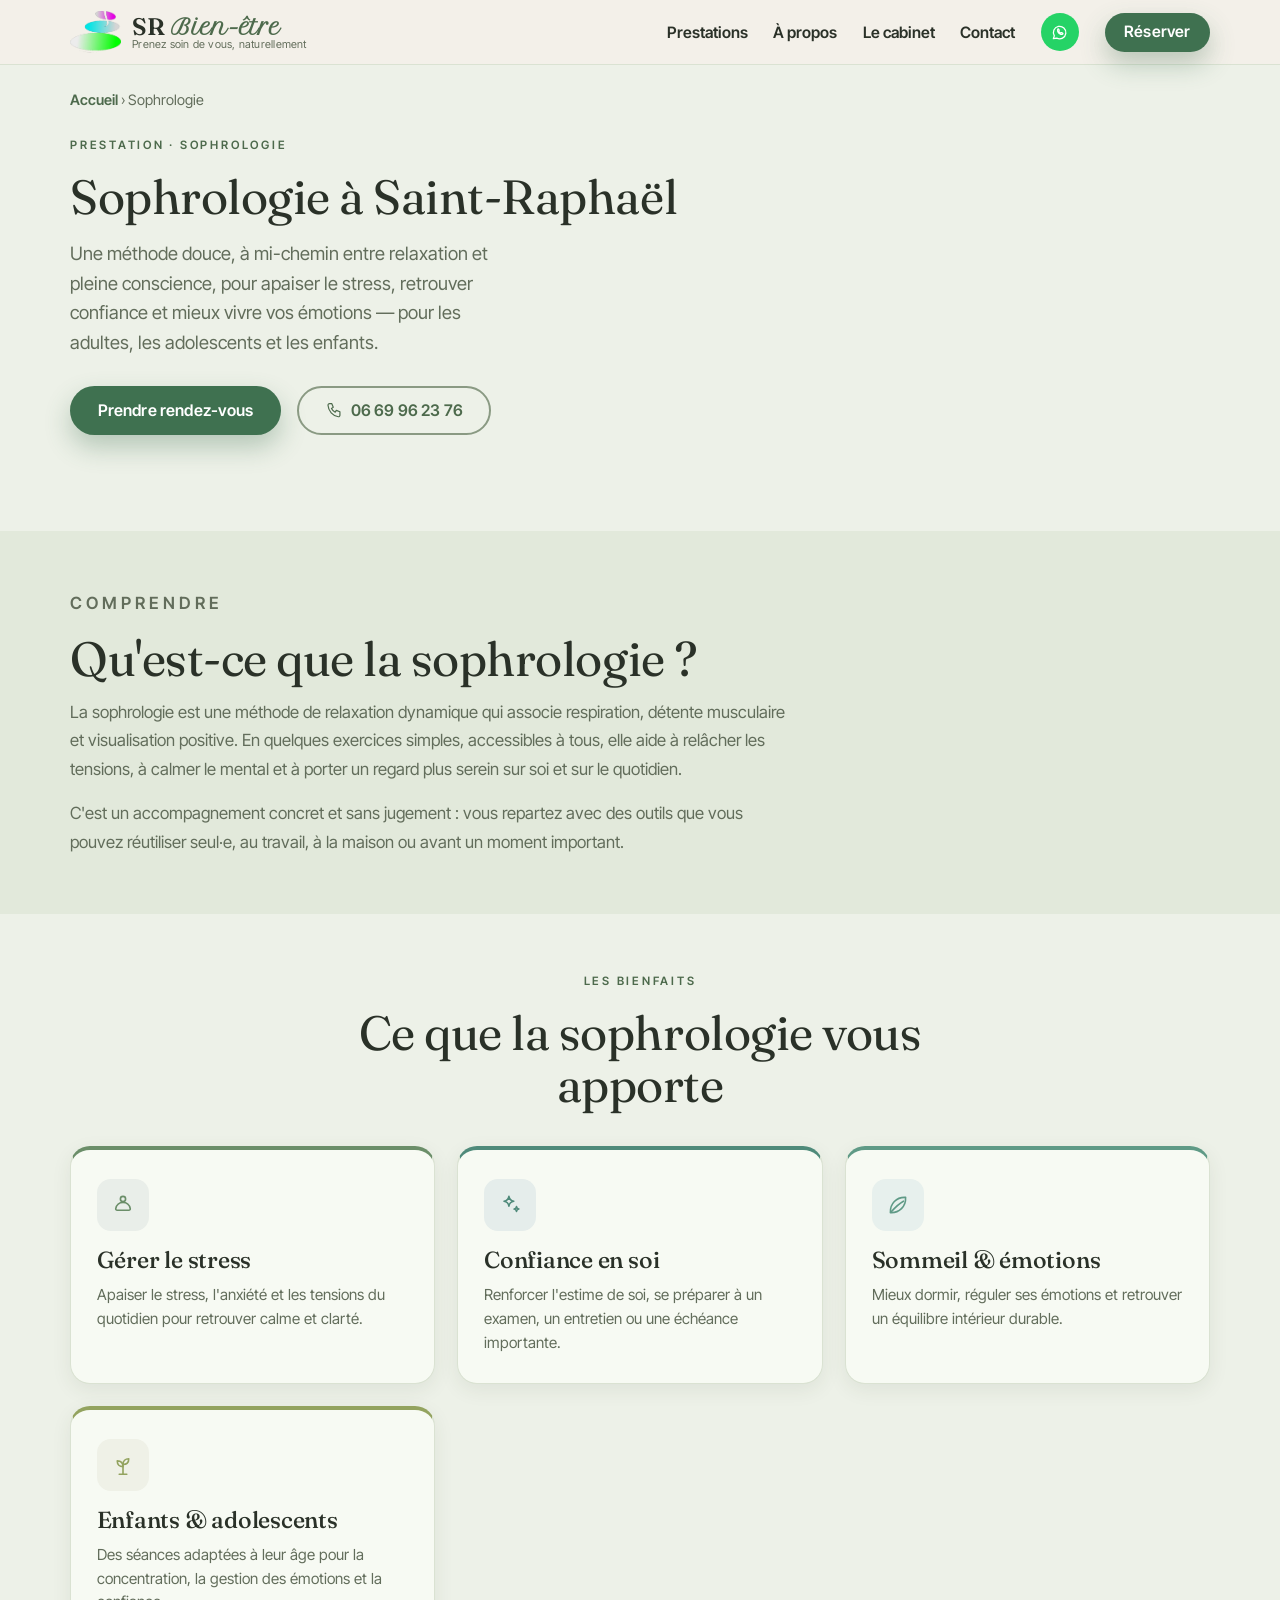
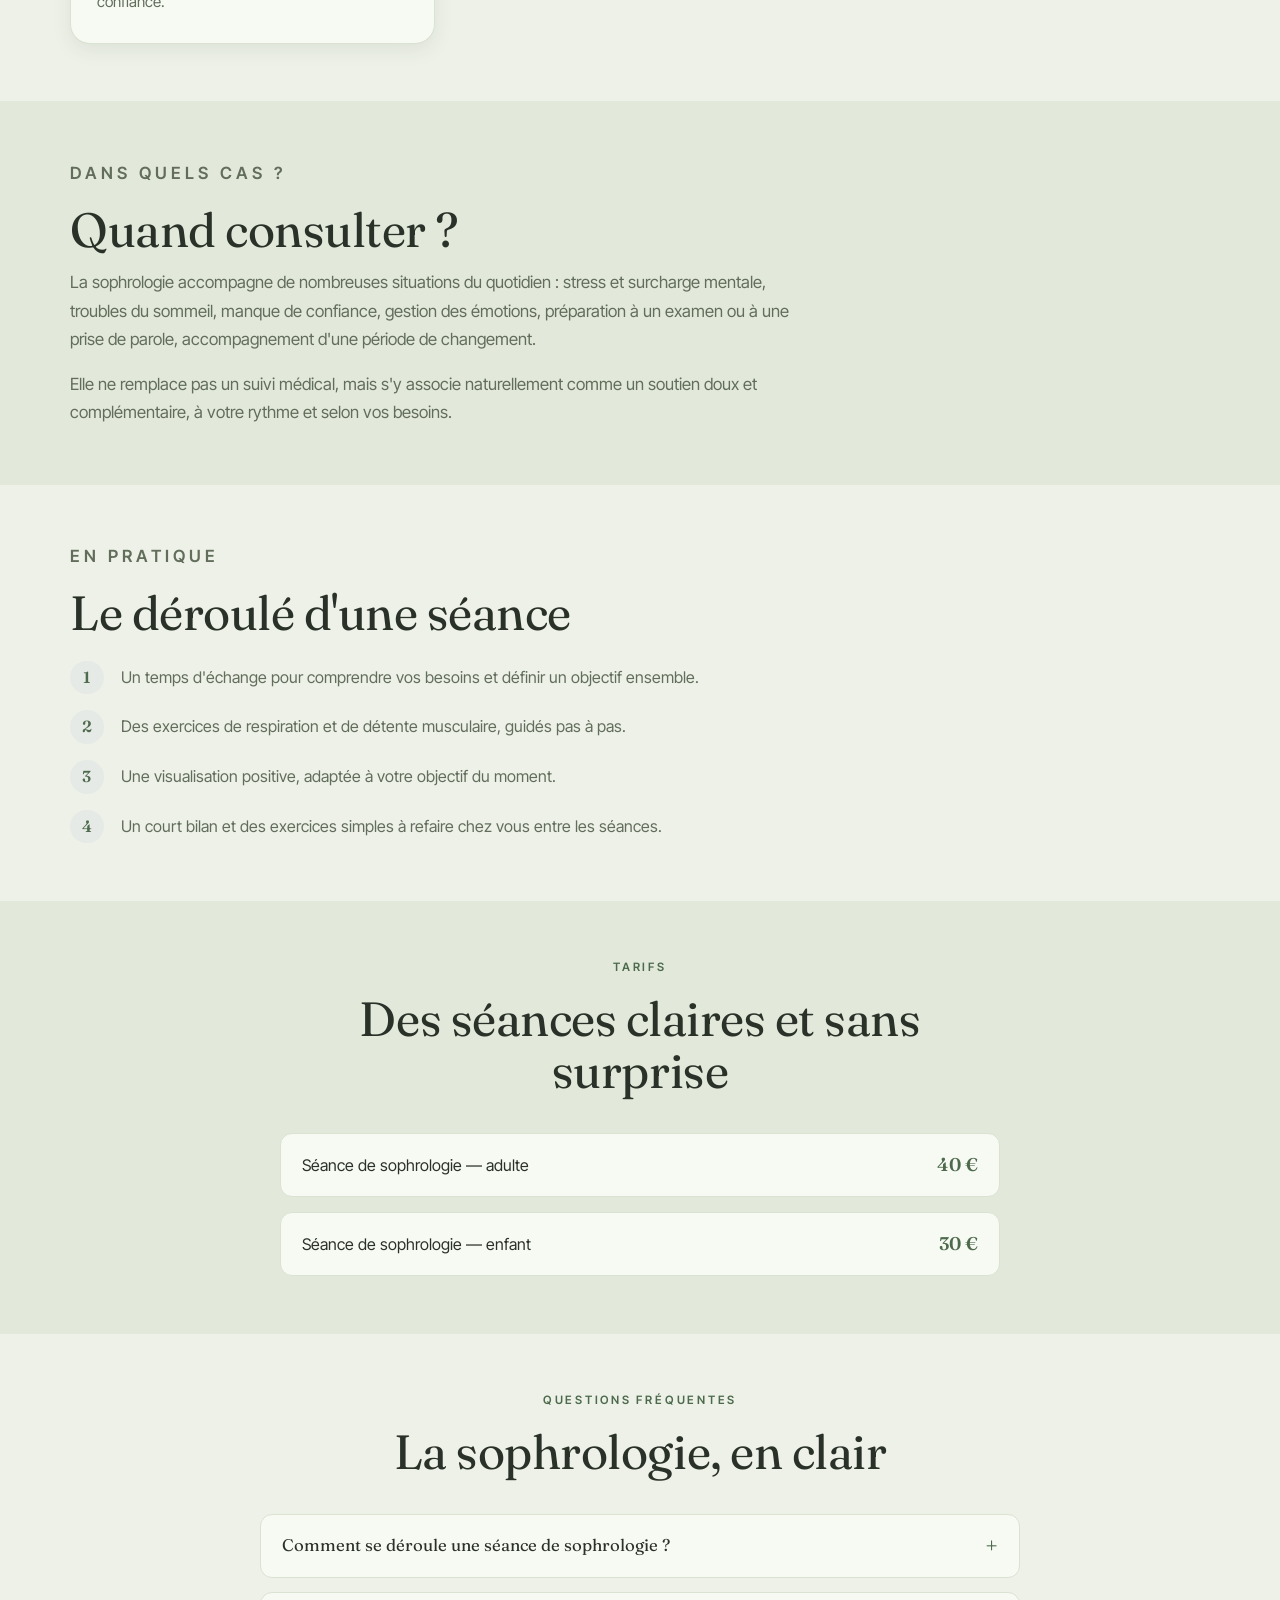
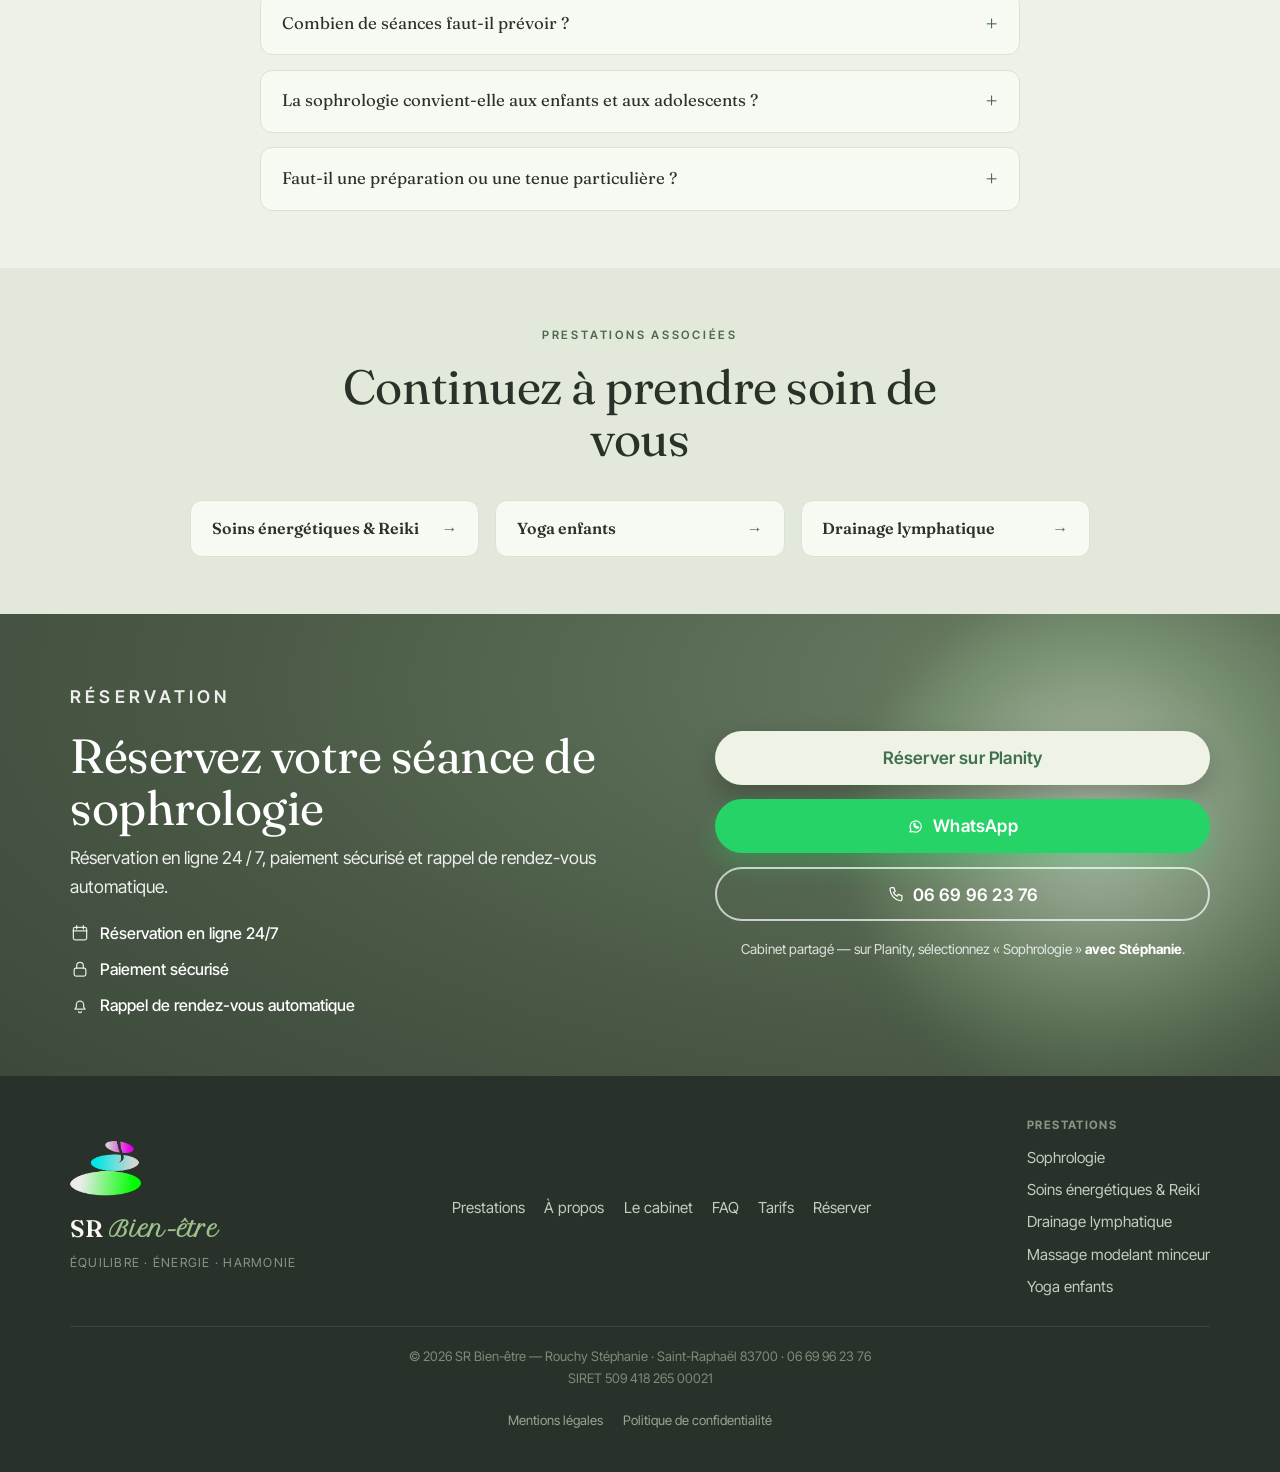
<file: sophrologie.html>
<!DOCTYPE html>
<html lang="fr">
<head>
  <meta charset="UTF-8" />
  <meta name="viewport" content="width=device-width, initial-scale=1.0" />
  <title>Sophrologie à Saint-Raphaël — stress, confiance &amp; sommeil — SR Bien-être</title>
  <meta name="description" content="Séances de sophrologie à Saint-Raphaël (83) pour adultes, adolescents et enfants : gestion du stress et des émotions, confiance en soi, sommeil et lâcher-prise. Sur rendez-vous, déplacements possibles à Fréjus et dans le Var." />
  <meta name="theme-color" content="#edf1e8" />
  <meta name="robots" content="index, follow, max-image-preview:large" />
  <meta name="author" content="Stéphanie Rouchy — SR Bien-être" />
  <link rel="canonical" href="https://www.srbienetre.fr/sophrologie" />

  <!-- Local SEO -->
  <meta name="geo.region" content="FR-83" />
  <meta name="geo.placename" content="Saint-Raphaël" />
  <meta name="geo.position" content="43.42722;6.78696" />
  <meta name="ICBM" content="43.42722, 6.78696" />

  <!-- Open Graph -->
  <meta property="og:type" content="website" />
  <meta property="og:locale" content="fr_FR" />
  <meta property="og:site_name" content="SR Bien-être" />
  <meta property="og:url" content="https://www.srbienetre.fr/sophrologie" />
  <meta property="og:title" content="Sophrologie à Saint-Raphaël — stress, confiance &amp; sommeil — SR Bien-être" />
  <meta property="og:description" content="Gérer le stress et les émotions, retrouver confiance et sommeil. Séances de sophrologie à Saint-Raphaël pour adultes, adolescents et enfants." />
  <meta property="og:image" content="https://www.srbienetre.fr/assets/img/og/og-sophrologie.jpg" />
  <meta property="og:image:width" content="1200" />
  <meta property="og:image:height" content="630" />
  <meta property="og:image:alt" content="Sophrologie — SR Bien-être à Saint-Raphaël" />

  <!-- Twitter / X card -->
  <meta name="twitter:card" content="summary_large_image" />
  <meta name="twitter:title" content="Sophrologie à Saint-Raphaël — stress, confiance &amp; sommeil — SR Bien-être" />
  <meta name="twitter:description" content="Gérer le stress et les émotions, retrouver confiance et sommeil. Séances de sophrologie à Saint-Raphaël pour adultes, adolescents et enfants." />
  <meta name="twitter:image" content="https://www.srbienetre.fr/assets/img/og/og-sophrologie.jpg" />

  <link rel="icon" href="/favicon.ico" sizes="32x32" />
  <link rel="icon" href="assets/favicon.svg" type="image/svg+xml" />
  <link rel="apple-touch-icon" href="assets/img/apple-touch-icon.png" />
  <link rel="manifest" href="/site.webmanifest" />
  <link rel="preconnect" href="https://fonts.googleapis.com" />
  <link rel="preconnect" href="https://fonts.gstatic.com" crossorigin />
  <link href="https://fonts.googleapis.com/css2?family=Fraunces:ital,opsz,wght@0,9..144,400;0,9..144,500;0,9..144,600&family=Inter+Tight:wght@300;400;500;600;700&family=Petit+Formal+Script&display=swap" rel="stylesheet" />
  <link rel="stylesheet" href="styles.css?v=27" />

  <script type="application/ld+json">
  {
    "@context": "https://schema.org",
    "@type": "Service",
    "serviceType": "Sophrologie",
    "name": "Sophrologie",
    "url": "https://www.srbienetre.fr/sophrologie",
    "description": "Accompagnement en sophrologie pour adultes, adolescents et enfants : gestion du stress et des émotions, confiance en soi, sommeil, relaxation et lâcher-prise.",
    "provider": {
      "@type": "HealthAndBeautyBusiness",
      "name": "SR Bien-être",
      "@id": "https://www.srbienetre.fr/#business",
      "url": "https://www.srbienetre.fr/",
      "telephone": "+33669962376",
      "address": {
        "@type": "PostalAddress",
        "streetAddress": "1319 boulevard Jean Moulin, ZA Les Genêts",
        "addressLocality": "Saint-Raphaël",
        "postalCode": "83700",
        "addressCountry": "FR"
      }
    },
    "areaServed": [
      { "@type": "City", "name": "Saint-Raphaël" },
      { "@type": "City", "name": "Fréjus" },
      { "@type": "AdministrativeArea", "name": "Var (83)" }
    ],
    "hasOfferCatalog": {
      "@type": "OfferCatalog",
      "name": "Sophrologie",
      "itemListElement": [
        { "@type": "Offer", "priceCurrency": "EUR", "price": "40", "itemOffered": { "@type": "Service", "name": "Sophrologie (adulte)" } },
        { "@type": "Offer", "priceCurrency": "EUR", "price": "30", "itemOffered": { "@type": "Service", "name": "Sophrologie (enfant)" } }
      ]
    }
  }
  </script>

  <script type="application/ld+json">
  {
    "@context": "https://schema.org",
    "@type": "BreadcrumbList",
    "itemListElement": [
      { "@type": "ListItem", "position": 1, "name": "Accueil", "item": "https://www.srbienetre.fr/" },
      { "@type": "ListItem", "position": 2, "name": "Sophrologie", "item": "https://www.srbienetre.fr/sophrologie" }
    ]
  }
  </script>

  <script type="application/ld+json">
  {
    "@context": "https://schema.org",
    "@type": "FAQPage",
    "mainEntity": [
      {
        "@type": "Question",
        "name": "Comment se déroule une séance de sophrologie ?",
        "acceptedAnswer": { "@type": "Answer", "text": "Une séance commence par un temps d'échange pour cerner vos besoins, suivie d'une pratique guidée mêlant respiration, relaxation et visualisation positive. Vous restez habillé(e), assis(e) ou debout, et repartez avec des exercices simples à refaire chez vous." }
      },
      {
        "@type": "Question",
        "name": "Combien de séances de sophrologie faut-il prévoir ?",
        "acceptedAnswer": { "@type": "Answer", "text": "Cela dépend de votre objectif. Certaines personnes ressentent un mieux-être dès les premières séances ; pour un accompagnement en profondeur, on prévoit généralement quelques séances espacées d'une à deux semaines. Nous en parlons ensemble dès le début." }
      },
      {
        "@type": "Question",
        "name": "La sophrologie convient-elle aux enfants et aux adolescents ?",
        "acceptedAnswer": { "@type": "Answer", "text": "Oui, tout à fait. Les séances sont adaptées à l'âge : sous forme ludique pour les enfants, plus proche de l'échange pour les adolescents. Elles aident à gérer le stress, les émotions, le sommeil et la confiance en soi, notamment en période d'examens." }
      },
      {
        "@type": "Question",
        "name": "Faut-il une préparation ou une tenue particulière ?",
        "acceptedAnswer": { "@type": "Answer", "text": "Aucune préparation n'est nécessaire. Une tenue souple et confortable suffit. Il n'y a rien à savoir faire à l'avance : tout est guidé pas à pas pendant la séance." }
      }
    ]
  }
  </script>
</head>
<body>
  <!-- ============ ICON SPRITE (subset) ============ -->
  <svg class="icon-sprite" width="0" height="0" aria-hidden="true" focusable="false">
    <defs>
      <symbol id="ic-lotus" viewBox="0 0 24 24">
        <circle cx="12" cy="6.4" r="2.4"/>
        <path d="M12 9.6c-3.4 0-6.1 2.4-6.7 5.7-.14.8.5 1.5 1.3 1.5h10.8c.8 0 1.44-.7 1.3-1.5C18.1 12 15.4 9.6 12 9.6z"/>
      </symbol>
      <symbol id="ic-spark" viewBox="0 0 24 24">
        <path d="M11 4c.5 3 1.5 4 4.5 4.5-3 .5-4 1.5-4.5 4.5-.5-3-1.5-4-4.5-4.5 3-.5 4-1.5 4.5-4.5z"/>
        <path d="M18 13.5c.22 1.4.8 2 2.2 2.2-1.4.22-2 .8-2.2 2.2-.22-1.4-.8-2-2.2-2.2 1.4-.22 2-.8 2.2-2.2z"/>
      </symbol>
      <symbol id="ic-leaf" viewBox="0 0 24 24">
        <path d="M5 19c-.5-8 5.5-14.5 14-14 .5 8.5-6 14.5-14 14z"/>
        <path d="M6 18c4-4.5 7.5-7.5 11-9.5"/>
      </symbol>
      <symbol id="ic-heart" viewBox="0 0 24 24">
        <path d="M12 20s-6.5-4.3-8.6-8.4C1.9 8.3 3.5 5.4 6.6 5.4c1.9 0 3 1 5.4 3.4 2.4-2.4 3.5-3.4 5.4-3.4 3.1 0 4.7 2.9 3.2 6.2C18.5 15.7 12 20 12 20z"/>
      </symbol>
      <symbol id="ic-sprout" viewBox="0 0 24 24">
        <path d="M12 20.5V12"/>
        <path d="M12 13.5c-3.2 0-5.3-2.1-5.3-5.3 3.2 0 5.3 2.1 5.3 5.3z"/>
        <path d="M12 11.5c0-3.2 2.1-5.3 5.3-5.3 0 3.2-2.1 5.3-5.3 5.3z"/>
        <path d="M8.5 20.5h7"/>
      </symbol>
      <symbol id="ic-calendar" viewBox="0 0 24 24">
        <rect x="4" y="5.2" width="16" height="15" rx="2.2"/>
        <path d="M4 9.5h16M8 3.2v4M16 3.2v4"/>
      </symbol>
      <symbol id="ic-lock" viewBox="0 0 24 24">
        <rect x="5" y="11" width="14" height="9.4" rx="2.2"/>
        <path d="M8 11V8a4 4 0 0 1 8 0v3"/>
      </symbol>
      <symbol id="ic-bell" viewBox="0 0 24 24">
        <path d="M6 17h12l-1.6-2.4v-3a4.4 4.4 0 0 0-8.8 0v3L6 17z"/>
        <path d="M10.3 20a1.9 1.9 0 0 0 3.4 0"/>
      </symbol>
      <symbol id="ic-phone" viewBox="0 0 24 24">
        <path d="M6 3.6h3.1l1.9 4.8-2.4 1.5a11.5 11.5 0 0 0 5 5l1.5-2.4 4.8 1.9V19a2 2 0 0 1-2.1 2A16.5 16.5 0 0 1 4 5.7 2 2 0 0 1 6 3.6z"/>
      </symbol>
      <symbol id="ic-whatsapp" viewBox="0 0 24 24">
        <path d="M4 20l1.2-3.4a7.5 7.5 0 1 1 2.9 2.7L4 20z"/>
        <path d="M9.2 8.7c.3-.6 1-.6 1.3.1l.5 1.1c.1.3.1.6-.1.8l-.4.5a4.2 4.2 0 0 0 2.1 2.1l.5-.4c.2-.2.5-.2.8-.1l1.1.5c.7.3.7 1 .1 1.3-.9.5-2 .5-3.1-.2a6.8 6.8 0 0 1-2.3-2.3c-.7-1.1-.7-2.2-.5-3z"/>
      </symbol>
    </defs>
  </svg>

  <a class="skip-link" href="#main">Aller au contenu</a>

  <!-- ============ HEADER ============ -->
  <header class="site-header">
    <div class="container header-inner">
      <a href="/" class="brand" aria-label="SR Bien-être — accueil">
        <span class="brand-mark" aria-hidden="true">
          <img src="assets/img/logo.png" alt="" width="49" height="40" />
        </span>
        <span class="brand-text">
          <span class="brand-name">SR <em>Bien-être</em></span>
          <span class="brand-tagline">Prenez soin de vous, naturellement</span>
        </span>
      </a>

      <nav class="nav" aria-label="Navigation principale">
        <button class="nav-toggle" aria-expanded="false" aria-controls="nav-menu" aria-label="Ouvrir le menu">
          <span></span><span></span><span></span>
        </button>
        <ul class="nav-menu" id="nav-menu">
          <li><a href="/#services">Prestations</a></li>
          <li><a href="/#apropos">À propos</a></li>
          <li><a href="/le-cabinet">Le cabinet</a></li>
          <li><a href="/#contact">Contact</a></li>
          <li class="nav-wa-item">
            <a href="https://wa.me/33669962376?text=Bonjour%20St%C3%A9phanie%2C%20je%20vous%20contacte%20via%20votre%20site%20SR%20Bien-%C3%AAtre." target="_blank" rel="noopener" class="nav-wa" aria-label="Contacter sur WhatsApp">
              <svg class="ic"><use href="#ic-whatsapp"/></svg>
            </a>
          </li>
          <li><a href="#reserver" class="btn btn-sm btn-primary nav-cta">Réserver</a></li>
        </ul>
      </nav>
    </div>
  </header>

  <main id="main">
    <!-- Breadcrumb -->
    <div class="container">
      <nav class="breadcrumb" aria-label="Fil d'Ariane">
        <a href="/">Accueil</a> <span aria-hidden="true">›</span> Sophrologie
      </nav>
    </div>

    <!-- ============ INTRO / HERO ============ -->
    <section class="section svc-top">
      <div class="container">
        <div class="svc-hero">
          <p class="eyebrow">Prestation · Sophrologie</p>
          <h1>Sophrologie à Saint-Raphaël</h1>
          <p class="lead">
            Une méthode douce, à mi-chemin entre relaxation et pleine conscience, pour apaiser
            le stress, retrouver confiance et mieux vivre vos émotions — pour les adultes, les
            adolescents et les enfants.
          </p>
          <div class="hero-actions">
            <a href="#reserver" class="btn btn-primary">Prendre rendez-vous</a>
            <a href="tel:+33669962376" class="btn btn-ghost"><svg class="ic"><use href="#ic-phone"/></svg> 06 69 96 23 76</a>
          </div>
        </div>
      </div>
    </section>

    <!-- ============ WHAT IS IT ============ -->
    <section class="section section-alt">
      <div class="container">
        <div class="prose">
          <p class="eyebrow">Comprendre</p>
          <h2>Qu'est-ce que la sophrologie&nbsp;?</h2>
          <p>
            La sophrologie est une méthode de relaxation dynamique qui associe respiration,
            détente musculaire et visualisation positive. En quelques exercices simples,
            accessibles à tous, elle aide à relâcher les tensions, à calmer le mental et à
            porter un regard plus serein sur soi et sur le quotidien.
          </p>
          <p>
            C'est un accompagnement concret et sans jugement&nbsp;: vous repartez avec des outils
            que vous pouvez réutiliser seul·e, au travail, à la maison ou avant un moment important.
          </p>
        </div>
      </div>
    </section>

    <!-- ============ BENEFITS ============ -->
    <section class="section">
      <div class="container">
        <div class="section-head">
          <p class="eyebrow">Les bienfaits</p>
          <h2>Ce que la sophrologie vous apporte</h2>
        </div>
        <div class="cards">
          <article class="card card--a">
            <div class="card-icon" aria-hidden="true"><svg class="ic"><use href="#ic-lotus"/></svg></div>
            <h3>Gérer le stress</h3>
            <p class="card-desc">Apaiser le stress, l'anxiété et les tensions du quotidien pour retrouver calme et clarté.</p>
          </article>
          <article class="card card--b">
            <div class="card-icon" aria-hidden="true"><svg class="ic"><use href="#ic-spark"/></svg></div>
            <h3>Confiance en soi</h3>
            <p class="card-desc">Renforcer l'estime de soi, se préparer à un examen, un entretien ou une échéance importante.</p>
          </article>
          <article class="card card--c">
            <div class="card-icon" aria-hidden="true"><svg class="ic"><use href="#ic-leaf"/></svg></div>
            <h3>Sommeil &amp; émotions</h3>
            <p class="card-desc">Mieux dormir, réguler ses émotions et retrouver un équilibre intérieur durable.</p>
          </article>
          <article class="card card--e">
            <div class="card-icon" aria-hidden="true"><svg class="ic"><use href="#ic-sprout"/></svg></div>
            <h3>Enfants &amp; adolescents</h3>
            <p class="card-desc">Des séances adaptées à leur âge pour la concentration, la gestion des émotions et la confiance.</p>
          </article>
        </div>
      </div>
    </section>

    <!-- ============ USE CASES ============ -->
    <section class="section section-alt">
      <div class="container">
        <div class="prose">
          <p class="eyebrow">Dans quels cas&nbsp;?</p>
          <h2>Quand consulter&nbsp;?</h2>
          <p>
            La sophrologie accompagne de nombreuses situations du quotidien&nbsp;: stress et
            surcharge mentale, troubles du sommeil, manque de confiance, gestion des émotions,
            préparation à un examen ou à une prise de parole, accompagnement d'une période de
            changement.
          </p>
          <p>
            Elle ne remplace pas un suivi médical, mais s'y associe naturellement comme un
            soutien doux et complémentaire, à votre rythme et selon vos besoins.
          </p>
        </div>
      </div>
    </section>

    <!-- ============ SESSION FLOW ============ -->
    <section class="section">
      <div class="container">
        <div class="prose">
          <p class="eyebrow">En pratique</p>
          <h2>Le déroulé d'une séance</h2>
          <ol class="steps">
            <li>Un temps d'échange pour comprendre vos besoins et définir un objectif ensemble.</li>
            <li>Des exercices de respiration et de détente musculaire, guidés pas à pas.</li>
            <li>Une visualisation positive, adaptée à votre objectif du moment.</li>
            <li>Un court bilan et des exercices simples à refaire chez vous entre les séances.</li>
          </ol>
        </div>
      </div>
    </section>

    <!-- ============ PRICING ============ -->
    <section class="section section-alt">
      <div class="container">
        <div class="section-head">
          <p class="eyebrow">Tarifs</p>
          <h2>Des séances claires et sans surprise</h2>
        </div>
        <div class="svc-pricing">
          <div class="price-row">
            <span class="label">Séance de sophrologie — adulte</span>
            <span class="price">40&nbsp;€</span>
          </div>
          <div class="price-row">
            <span class="label">Séance de sophrologie — enfant</span>
            <span class="price">30&nbsp;€</span>
          </div>
        </div>
      </div>
    </section>

    <!-- ============ FAQ ============ -->
    <section class="section" id="faq">
      <div class="container">
        <div class="section-head">
          <p class="eyebrow">Questions fréquentes</p>
          <h2>La sophrologie, en clair</h2>
        </div>
        <div class="faq">
          <details class="faq-item">
            <summary>Comment se déroule une séance de sophrologie&nbsp;?</summary>
            <div class="faq-answer"><p>Une séance commence par un temps d'échange pour cerner vos besoins, suivie d'une pratique guidée mêlant respiration, relaxation et visualisation positive. Vous restez habillé(e), assis(e) ou debout, et repartez avec des exercices simples à refaire chez vous.</p></div>
          </details>
          <details class="faq-item">
            <summary>Combien de séances faut-il prévoir&nbsp;?</summary>
            <div class="faq-answer"><p>Cela dépend de votre objectif. Certaines personnes ressentent un mieux-être dès les premières séances&nbsp;; pour un accompagnement en profondeur, on prévoit généralement quelques séances espacées d'une à deux semaines. Nous en parlons ensemble dès le début.</p></div>
          </details>
          <details class="faq-item">
            <summary>La sophrologie convient-elle aux enfants et aux adolescents&nbsp;?</summary>
            <div class="faq-answer"><p>Oui, tout à fait. Les séances sont adaptées à l'âge&nbsp;: sous forme ludique pour les enfants, plus proche de l'échange pour les adolescents. Elles aident à gérer le stress, les émotions, le sommeil et la confiance en soi, notamment en période d'examens.</p></div>
          </details>
          <details class="faq-item">
            <summary>Faut-il une préparation ou une tenue particulière&nbsp;?</summary>
            <div class="faq-answer"><p>Aucune préparation n'est nécessaire. Une tenue souple et confortable suffit. Il n'y a rien à savoir faire à l'avance&nbsp;: tout est guidé pas à pas pendant la séance.</p></div>
          </details>
        </div>
      </div>
    </section>

    <!-- ============ PRESTATIONS ASSOCIÉES ============ -->
    <section class="section section-alt" id="autres-prestations">
      <div class="container">
        <div class="section-head">
          <p class="eyebrow">Prestations associées</p>
          <h2>Continuez à prendre soin de vous</h2>
        </div>
        <div class="related-grid">
          <a class="related-card" href="/soin-energetique-reiki"><span>Soins énergétiques &amp; Reiki</span><span class="arr" aria-hidden="true">→</span></a>
          <a class="related-card" href="/yoga-enfants"><span>Yoga enfants</span><span class="arr" aria-hidden="true">→</span></a>
          <a class="related-card" href="/drainage-lymphatique"><span>Drainage lymphatique</span><span class="arr" aria-hidden="true">→</span></a>
        </div>
      </div>
    </section>

    <!-- ============ RÉSERVER ============ -->
    <section class="section reserve" id="reserver">
      <div class="container reserve-inner">
        <div class="reserve-copy">
          <p class="eyebrow eyebrow-light">Réservation</p>
          <h2>Réservez votre séance de sophrologie</h2>
          <p>Réservation en ligne 24&nbsp;/&nbsp;7, paiement sécurisé et rappel de rendez-vous automatique.</p>
          <ul class="reserve-points">
            <li><svg class="ic"><use href="#ic-calendar"/></svg> Réservation en ligne 24/7</li>
            <li><svg class="ic"><use href="#ic-lock"/></svg> Paiement sécurisé</li>
            <li><svg class="ic"><use href="#ic-bell"/></svg> Rappel de rendez-vous automatique</li>
          </ul>
        </div>
        <div class="reserve-actions">
          <a href="https://www.planity.com/aline-nails-83700-saint-raphael-g7h" target="_blank" rel="noopener" class="btn btn-primary btn-lg">
            Réserver sur Planity
          </a>
          <a href="https://wa.me/33669962376?text=Bonjour%20St%C3%A9phanie%2C%20je%20vous%20contacte%20via%20votre%20site%20SR%20Bien-%C3%AAtre." target="_blank" rel="noopener" class="btn btn-lg btn-whatsapp">
            <svg class="ic"><use href="#ic-whatsapp"/></svg> WhatsApp
          </a>
          <a href="tel:+33669962376" class="btn btn-ghost btn-lg btn-ghost-light">
            <svg class="ic"><use href="#ic-phone"/></svg> 06 69 96 23 76
          </a>
          <p class="reserve-note">
            Cabinet partagé — sur Planity, sélectionnez «&nbsp;Sophrologie&nbsp;»
            <strong>avec Stéphanie</strong>.
          </p>
        </div>
      </div>
    </section>
  </main>

  <!-- ============ FOOTER ============ -->
  <footer class="site-footer">
    <div class="container footer-inner">
      <div class="footer-brand">
        <img class="footer-logo" src="assets/img/logo.png" alt="Logo SR Bien-être" width="73" height="60" loading="lazy" />
        <span class="brand-name">SR <em>Bien-être</em></span>
        <p>Équilibre · Énergie · Harmonie</p>
      </div>
      <nav aria-label="Liens de pied de page">
        <a href="/#services">Prestations</a>
        <a href="/a-propos">À propos</a>
        <a href="/le-cabinet">Le cabinet</a>
        <a href="/#faq">FAQ</a>
        <a href="/tarifs">Tarifs</a>
        <a href="/#reserver">Réserver</a>
</nav>
      <nav class="footer-services" aria-label="Prestations">
        <span class="footer-col-title">Prestations</span>
        <a href="/sophrologie">Sophrologie</a>
        <a href="/soin-energetique-reiki">Soins énergétiques &amp; Reiki</a>
        <a href="/drainage-lymphatique">Drainage lymphatique</a>
        <a href="/massage-modelant-minceur">Massage modelant minceur</a>
        <a href="/yoga-enfants">Yoga enfants</a>
      </nav>
      <p class="footer-legal">
        © <span id="year"></span> SR Bien-être — Rouchy Stéphanie · Saint-Raphaël 83700 · 06 69 96 23 76<br />
        SIRET 509 418 265 00021
      </p>
      <p class="footer-legal-links">
        <a href="mentions-legales">Mentions légales</a>
        <a href="confidentialite">Politique de confidentialité</a>
      </p>
    </div>
  </footer>

  <a href="https://wa.me/33669962376?text=Bonjour%20St%C3%A9phanie%2C%20je%20vous%20contacte%20via%20votre%20site%20SR%20Bien-%C3%AAtre." target="_blank" rel="noopener" class="fab-wa" aria-label="Contacter sur WhatsApp"><svg class="ic"><use href="#ic-whatsapp"/></svg></a>
  <a href="#reserver" class="fab" aria-label="Prendre rendez-vous"><svg class="ic"><use href="#ic-calendar"/></svg> Réserver</a>

  <script src="script.js?v=9"></script>
</body>
</html>
</file>
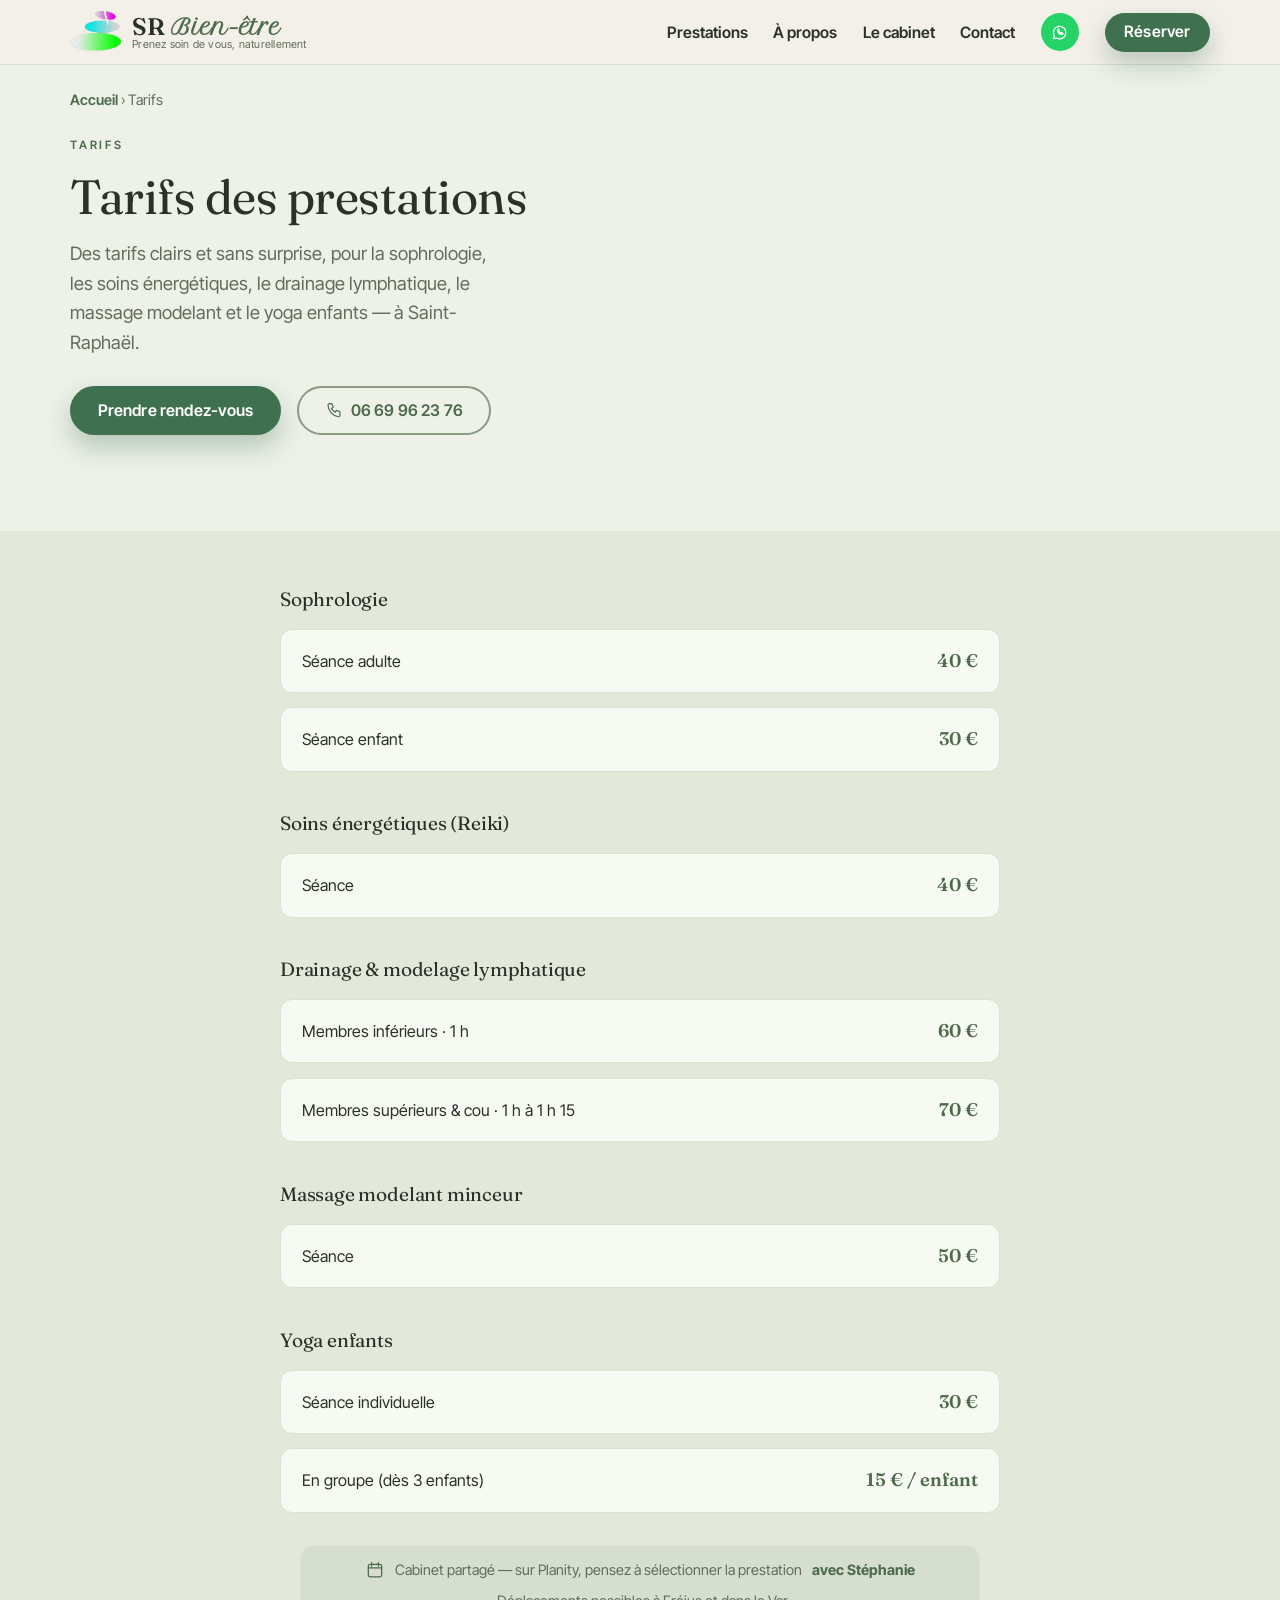
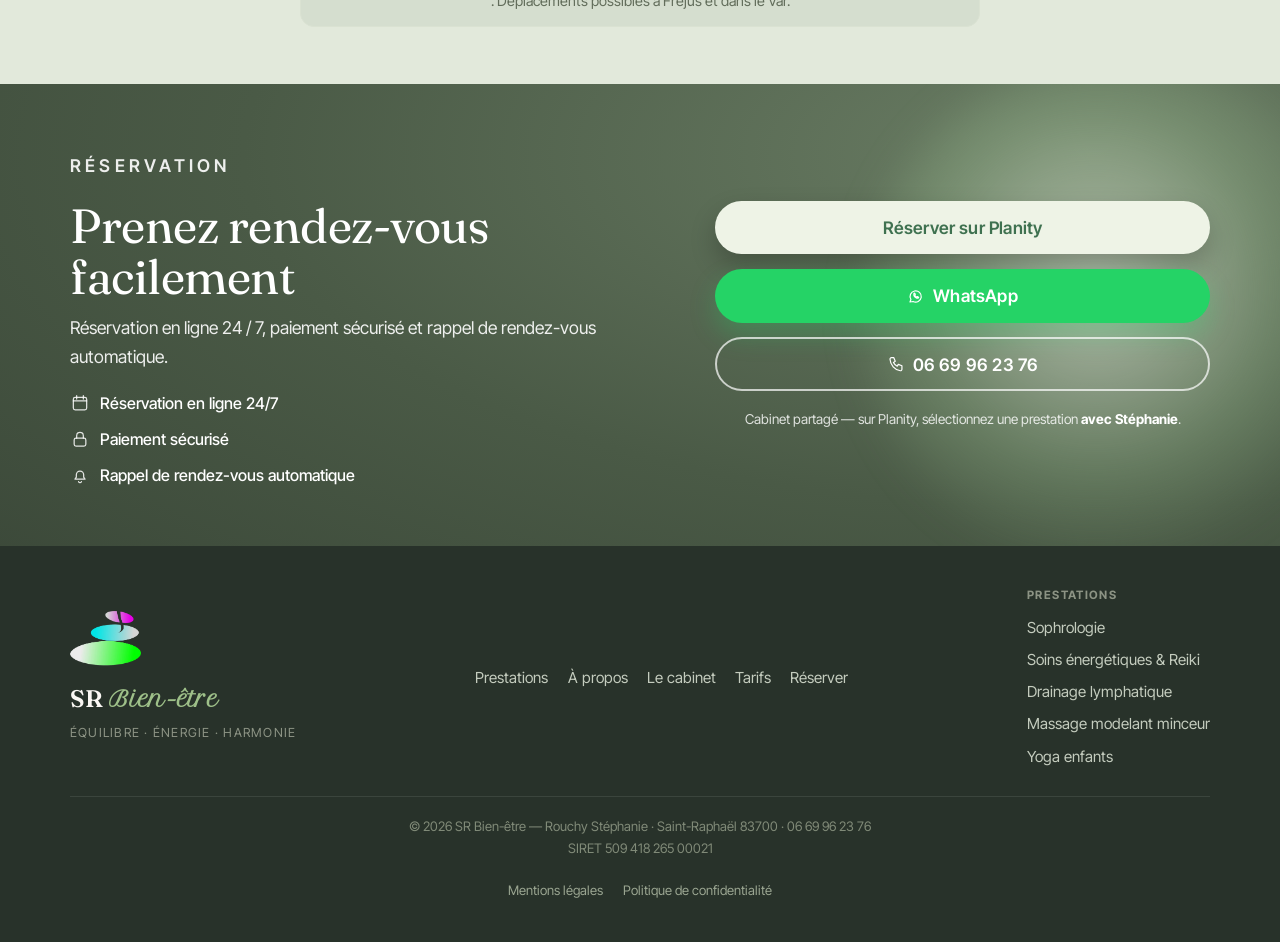
<file: tarifs.html>
<!DOCTYPE html>
<html lang="fr">
<head>
  <meta charset="UTF-8" />
  <meta name="viewport" content="width=device-width, initial-scale=1.0" />
  <title>Tarifs — sophrologie, drainage, Reiki, massage &amp; yoga à Saint-Raphaël — SR Bien-être</title>
  <meta name="description" content="Tarifs de SR Bien-être à Saint-Raphaël (83) : sophrologie dès 30 €, soin énergétique (Reiki) 40 €, drainage lymphatique dès 60 €, massage modelant minceur 50 €, yoga enfants dès 15 €. Réservation en ligne." />
  <meta name="theme-color" content="#edf1e8" />
  <meta name="robots" content="index, follow, max-image-preview:large" />
  <meta name="author" content="Stéphanie Rouchy — SR Bien-être" />
  <link rel="canonical" href="https://www.srbienetre.fr/tarifs" />

  <!-- Local SEO -->
  <meta name="geo.region" content="FR-83" />
  <meta name="geo.placename" content="Saint-Raphaël" />
  <meta name="geo.position" content="43.42722;6.78696" />
  <meta name="ICBM" content="43.42722, 6.78696" />

  <!-- Open Graph -->
  <meta property="og:type" content="website" />
  <meta property="og:locale" content="fr_FR" />
  <meta property="og:site_name" content="SR Bien-être" />
  <meta property="og:url" content="https://www.srbienetre.fr/tarifs" />
  <meta property="og:title" content="Tarifs — SR Bien-être à Saint-Raphaël" />
  <meta property="og:description" content="Sophrologie, soins énergétiques, drainage lymphatique, massage modelant et yoga enfants : tous les tarifs de SR Bien-être à Saint-Raphaël." />
  <meta property="og:image" content="https://www.srbienetre.fr/assets/img/hero-poster.jpg" />
  <meta property="og:image:width" content="820" />
  <meta property="og:image:height" content="660" />
  <meta property="og:image:alt" content="Tarifs SR Bien-être — Saint-Raphaël" />

  <!-- Twitter / X card -->
  <meta name="twitter:card" content="summary_large_image" />
  <meta name="twitter:title" content="Tarifs — SR Bien-être à Saint-Raphaël" />
  <meta name="twitter:description" content="Sophrologie, soins énergétiques, drainage lymphatique, massage modelant et yoga enfants : tous les tarifs à Saint-Raphaël." />
  <meta name="twitter:image" content="https://www.srbienetre.fr/assets/img/hero-poster.jpg" />

  <link rel="icon" href="assets/favicon.svg" type="image/svg+xml" />
  <link rel="apple-touch-icon" href="assets/img/logo.png" />
  <link rel="preconnect" href="https://fonts.googleapis.com" />
  <link rel="preconnect" href="https://fonts.gstatic.com" crossorigin />
  <link href="https://fonts.googleapis.com/css2?family=Fraunces:ital,opsz,wght@0,9..144,400;0,9..144,500;0,9..144,600&family=Inter+Tight:wght@300;400;500;600;700&family=Petit+Formal+Script&display=swap" rel="stylesheet" />
  <link rel="stylesheet" href="styles.css?v=26" />

  <script type="application/ld+json">
  {
    "@context": "https://schema.org",
    "@type": "BreadcrumbList",
    "itemListElement": [
      { "@type": "ListItem", "position": 1, "name": "Accueil", "item": "https://www.srbienetre.fr/" },
      { "@type": "ListItem", "position": 2, "name": "Tarifs", "item": "https://www.srbienetre.fr/tarifs" }
    ]
  }
  </script>
</head>
<body>
  <!-- ============ ICON SPRITE (subset) ============ -->
  <svg class="icon-sprite" width="0" height="0" aria-hidden="true" focusable="false">
    <defs>
      <symbol id="ic-calendar" viewBox="0 0 24 24">
        <rect x="4" y="5.2" width="16" height="15" rx="2.2"/>
        <path d="M4 9.5h16M8 3.2v4M16 3.2v4"/>
      </symbol>
      <symbol id="ic-lock" viewBox="0 0 24 24">
        <rect x="5" y="11" width="14" height="9.4" rx="2.2"/>
        <path d="M8 11V8a4 4 0 0 1 8 0v3"/>
      </symbol>
      <symbol id="ic-bell" viewBox="0 0 24 24">
        <path d="M6 17h12l-1.6-2.4v-3a4.4 4.4 0 0 0-8.8 0v3L6 17z"/>
        <path d="M10.3 20a1.9 1.9 0 0 0 3.4 0"/>
      </symbol>
      <symbol id="ic-phone" viewBox="0 0 24 24">
        <path d="M6 3.6h3.1l1.9 4.8-2.4 1.5a11.5 11.5 0 0 0 5 5l1.5-2.4 4.8 1.9V19a2 2 0 0 1-2.1 2A16.5 16.5 0 0 1 4 5.7 2 2 0 0 1 6 3.6z"/>
      </symbol>
      <symbol id="ic-whatsapp" viewBox="0 0 24 24">
        <path d="M4 20l1.2-3.4a7.5 7.5 0 1 1 2.9 2.7L4 20z"/>
        <path d="M9.2 8.7c.3-.6 1-.6 1.3.1l.5 1.1c.1.3.1.6-.1.8l-.4.5a4.2 4.2 0 0 0 2.1 2.1l.5-.4c.2-.2.5-.2.8-.1l1.1.5c.7.3.7 1 .1 1.3-.9.5-2 .5-3.1-.2a6.8 6.8 0 0 1-2.3-2.3c-.7-1.1-.7-2.2-.5-3z"/>
      </symbol>
    </defs>
  </svg>

  <a class="skip-link" href="#main">Aller au contenu</a>

  <!-- ============ HEADER ============ -->
  <header class="site-header">
    <div class="container header-inner">
      <a href="/" class="brand" aria-label="SR Bien-être — accueil">
        <span class="brand-mark" aria-hidden="true">
          <img src="assets/img/logo.png" alt="" width="49" height="40" />
        </span>
        <span class="brand-text">
          <span class="brand-name">SR <em>Bien-être</em></span>
          <span class="brand-tagline">Prenez soin de vous, naturellement</span>
        </span>
      </a>

      <nav class="nav" aria-label="Navigation principale">
        <button class="nav-toggle" aria-expanded="false" aria-controls="nav-menu" aria-label="Ouvrir le menu">
          <span></span><span></span><span></span>
        </button>
        <ul class="nav-menu" id="nav-menu">
          <li><a href="/#services">Prestations</a></li>
          <li><a href="/a-propos">À propos</a></li>
          <li><a href="/#cabinet">Le cabinet</a></li>
          <li><a href="/#contact">Contact</a></li>
          <li class="nav-wa-item">
            <a href="https://wa.me/33669962376?text=Bonjour%20St%C3%A9phanie%2C%20je%20vous%20contacte%20via%20votre%20site%20SR%20Bien-%C3%AAtre." target="_blank" rel="noopener" class="nav-wa" aria-label="Contacter sur WhatsApp">
              <svg class="ic"><use href="#ic-whatsapp"/></svg>
            </a>
          </li>
          <li><a href="#reserver" class="btn btn-sm btn-primary nav-cta">Réserver</a></li>
        </ul>
      </nav>
    </div>
  </header>

  <main id="main">
    <!-- Breadcrumb -->
    <div class="container">
      <nav class="breadcrumb" aria-label="Fil d'Ariane">
        <a href="/">Accueil</a> <span aria-hidden="true">›</span> Tarifs
      </nav>
    </div>

    <!-- ============ INTRO ============ -->
    <section class="section svc-top">
      <div class="container">
        <div class="svc-hero">
          <p class="eyebrow">Tarifs</p>
          <h1>Tarifs des prestations</h1>
          <p class="lead">
            Des tarifs clairs et sans surprise, pour la sophrologie, les soins énergétiques, le
            drainage lymphatique, le massage modelant et le yoga enfants — à Saint-Raphaël.
          </p>
          <div class="hero-actions">
            <a href="#reserver" class="btn btn-primary">Prendre rendez-vous</a>
            <a href="tel:+33669962376" class="btn btn-ghost"><svg class="ic"><use href="#ic-phone"/></svg> 06 69 96 23 76</a>
          </div>
        </div>
      </div>
    </section>

    <!-- ============ PRICING TABLE ============ -->
    <section class="section section-alt">
      <div class="container">
        <div class="svc-pricing">
          <h2 class="price-heading"><a href="/sophrologie">Sophrologie</a></h2>
          <div class="price-row"><span class="label">Séance adulte</span><span class="price">40&nbsp;€</span></div>
          <div class="price-row"><span class="label">Séance enfant</span><span class="price">30&nbsp;€</span></div>

          <h2 class="price-heading"><a href="/soin-energetique-reiki">Soins énergétiques (Reiki)</a></h2>
          <div class="price-row"><span class="label">Séance</span><span class="price">40&nbsp;€</span></div>

          <h2 class="price-heading"><a href="/drainage-lymphatique">Drainage &amp; modelage lymphatique</a></h2>
          <div class="price-row"><span class="label">Membres inférieurs · 1&nbsp;h</span><span class="price">60&nbsp;€</span></div>
          <div class="price-row"><span class="label">Membres supérieurs &amp; cou · 1&nbsp;h à 1&nbsp;h&nbsp;15</span><span class="price">70&nbsp;€</span></div>

          <h2 class="price-heading"><a href="/massage-modelant-minceur">Massage modelant minceur</a></h2>
          <div class="price-row"><span class="label">Séance</span><span class="price">50&nbsp;€</span></div>

          <h2 class="price-heading"><a href="/yoga-enfants">Yoga enfants</a></h2>
          <div class="price-row"><span class="label">Séance individuelle</span><span class="price">30&nbsp;€</span></div>
          <div class="price-row"><span class="label">En groupe (dès 3 enfants)</span><span class="price">15&nbsp;€ / enfant</span></div>
        </div>
        <p class="booking-hint">
          <svg class="ic" aria-hidden="true"><use href="#ic-calendar"/></svg>
          Cabinet partagé — sur Planity, pensez à sélectionner la prestation
          <strong>avec Stéphanie</strong>. Déplacements possibles à Fréjus et dans le Var.
        </p>
      </div>
    </section>

    <!-- ============ RÉSERVER ============ -->
    <section class="section reserve" id="reserver">
      <div class="container reserve-inner">
        <div class="reserve-copy">
          <p class="eyebrow eyebrow-light">Réservation</p>
          <h2>Prenez rendez-vous facilement</h2>
          <p>Réservation en ligne 24&nbsp;/&nbsp;7, paiement sécurisé et rappel de rendez-vous automatique.</p>
          <ul class="reserve-points">
            <li><svg class="ic"><use href="#ic-calendar"/></svg> Réservation en ligne 24/7</li>
            <li><svg class="ic"><use href="#ic-lock"/></svg> Paiement sécurisé</li>
            <li><svg class="ic"><use href="#ic-bell"/></svg> Rappel de rendez-vous automatique</li>
          </ul>
        </div>
        <div class="reserve-actions">
          <a href="https://www.planity.com/aline-nails-83700-saint-raphael-g7h" target="_blank" rel="noopener" class="btn btn-primary btn-lg">
            Réserver sur Planity
          </a>
          <a href="https://wa.me/33669962376?text=Bonjour%20St%C3%A9phanie%2C%20je%20vous%20contacte%20via%20votre%20site%20SR%20Bien-%C3%AAtre." target="_blank" rel="noopener" class="btn btn-lg btn-whatsapp">
            <svg class="ic"><use href="#ic-whatsapp"/></svg> WhatsApp
          </a>
          <a href="tel:+33669962376" class="btn btn-ghost btn-lg btn-ghost-light">
            <svg class="ic"><use href="#ic-phone"/></svg> 06 69 96 23 76
          </a>
          <p class="reserve-note">
            Cabinet partagé — sur Planity, sélectionnez une prestation
            <strong>avec Stéphanie</strong>.
          </p>
        </div>
      </div>
    </section>
  </main>

  <!-- ============ FOOTER ============ -->
  <footer class="site-footer">
    <div class="container footer-inner">
      <div class="footer-brand">
        <img class="footer-logo" src="assets/img/logo.png" alt="Logo SR Bien-être" width="73" height="60" loading="lazy" />
        <span class="brand-name">SR <em>Bien-être</em></span>
        <p>Équilibre · Énergie · Harmonie</p>
      </div>
      <nav aria-label="Liens de pied de page">
        <a href="/#services">Prestations</a>
        <a href="/a-propos">À propos</a>
        <a href="/#cabinet">Le cabinet</a>
        <a href="/tarifs">Tarifs</a>
        <a href="/#reserver">Réserver</a>
      </nav>
      <nav class="footer-services" aria-label="Prestations">
        <span class="footer-col-title">Prestations</span>
        <a href="/sophrologie">Sophrologie</a>
        <a href="/soin-energetique-reiki">Soins énergétiques &amp; Reiki</a>
        <a href="/drainage-lymphatique">Drainage lymphatique</a>
        <a href="/massage-modelant-minceur">Massage modelant minceur</a>
        <a href="/yoga-enfants">Yoga enfants</a>
      </nav>
      <p class="footer-legal">
        © <span id="year"></span> SR Bien-être — Rouchy Stéphanie · Saint-Raphaël 83700 · 06 69 96 23 76<br />
        SIRET 509 418 265 00021
      </p>
      <p class="footer-legal-links">
        <a href="mentions-legales">Mentions légales</a>
        <a href="confidentialite">Politique de confidentialité</a>
      </p>
    </div>
  </footer>

  <a href="https://wa.me/33669962376?text=Bonjour%20St%C3%A9phanie%2C%20je%20vous%20contacte%20via%20votre%20site%20SR%20Bien-%C3%AAtre." target="_blank" rel="noopener" class="fab-wa" aria-label="Contacter sur WhatsApp"><svg class="ic"><use href="#ic-whatsapp"/></svg></a>
  <a href="#reserver" class="fab" aria-label="Prendre rendez-vous"><svg class="ic"><use href="#ic-calendar"/></svg> Réserver</a>

  <script src="script.js?v=9"></script>
</body>
</html>
</file>
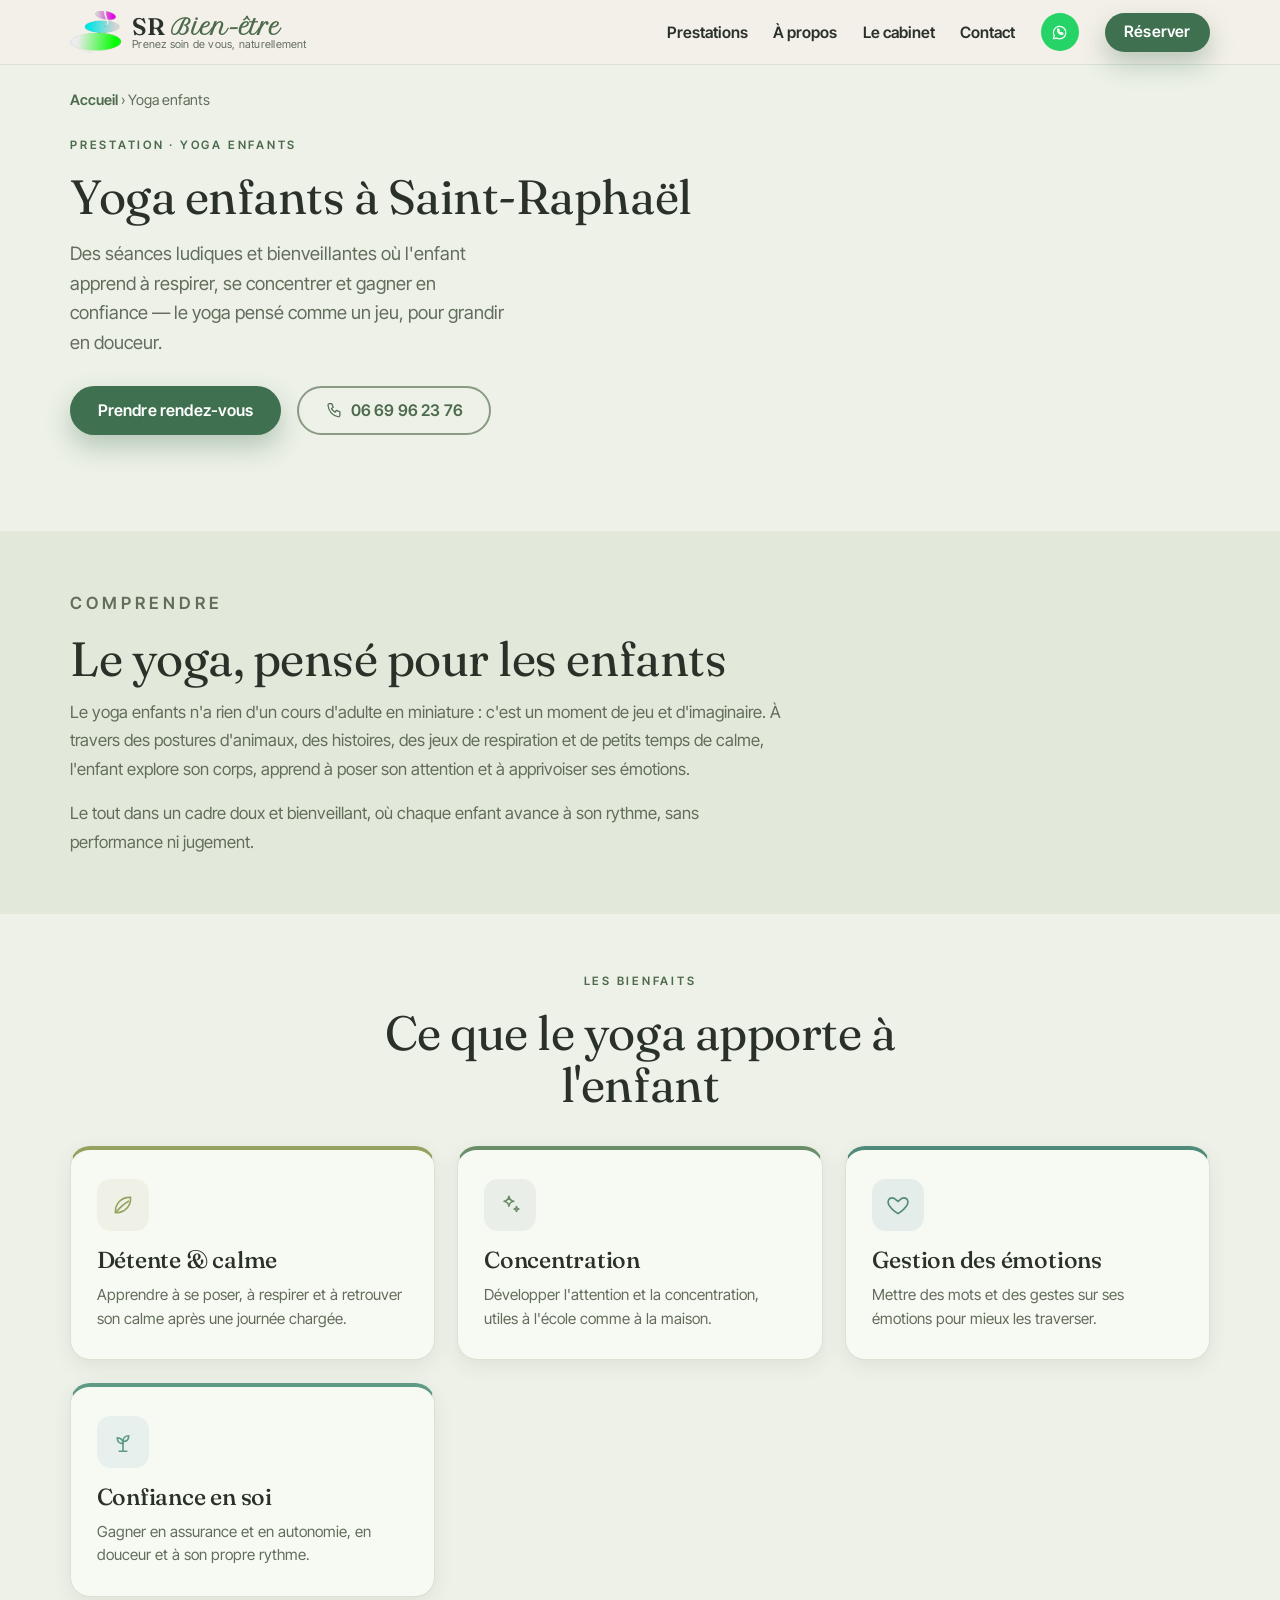
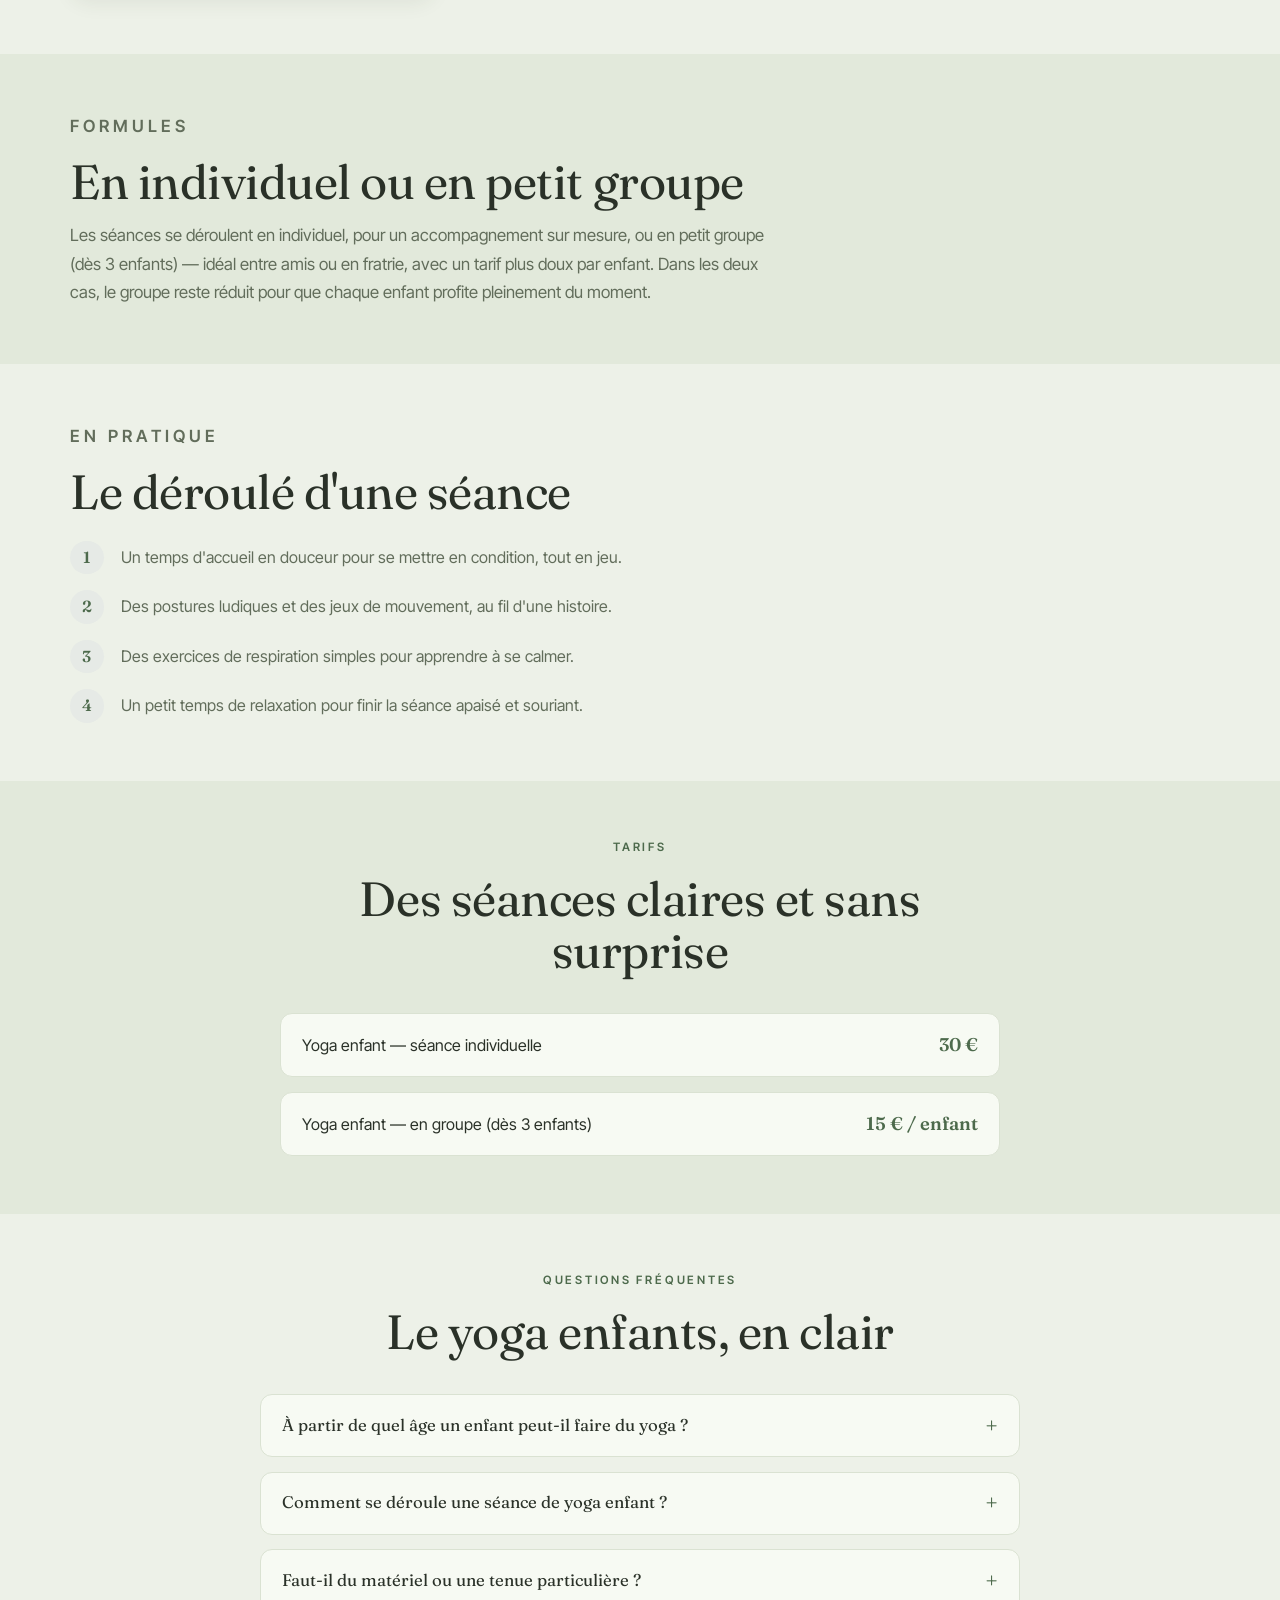
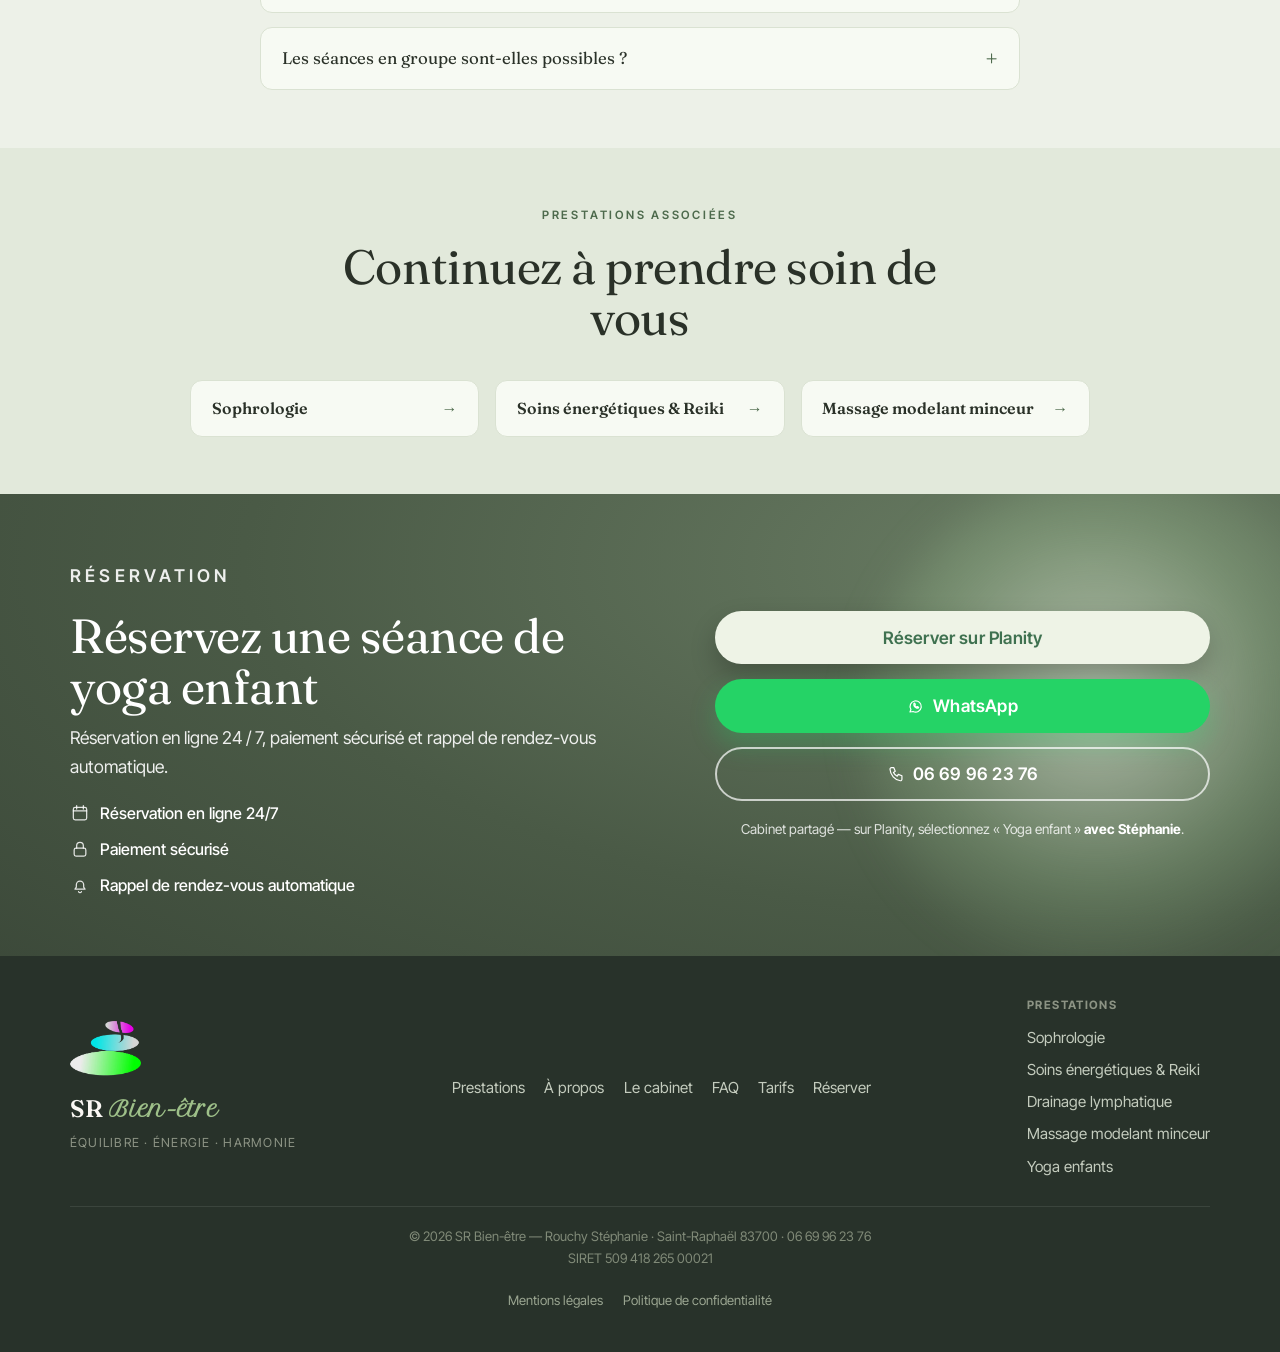
<file: yoga-enfants.html>
<!DOCTYPE html>
<html lang="fr">
<head>
  <meta charset="UTF-8" />
  <meta name="viewport" content="width=device-width, initial-scale=1.0" />
  <title>Yoga enfants à Saint-Raphaël — SR Bien-être</title>
  <meta name="description" content="Yoga pour enfants à Saint-Raphaël (83) : des séances ludiques pour la détente, la concentration et la confiance en soi. En individuel ou en petit groupe. Déplacements possibles à Fréjus et dans le Var." />
  <meta name="theme-color" content="#edf1e8" />
  <meta name="robots" content="index, follow, max-image-preview:large" />
  <meta name="author" content="Stéphanie Rouchy — SR Bien-être" />
  <link rel="canonical" href="https://www.srbienetre.fr/yoga-enfants" />

  <!-- Local SEO -->
  <meta name="geo.region" content="FR-83" />
  <meta name="geo.placename" content="Saint-Raphaël" />
  <meta name="geo.position" content="43.42722;6.78696" />
  <meta name="ICBM" content="43.42722, 6.78696" />

  <!-- Open Graph -->
  <meta property="og:type" content="website" />
  <meta property="og:locale" content="fr_FR" />
  <meta property="og:site_name" content="SR Bien-être" />
  <meta property="og:url" content="https://www.srbienetre.fr/yoga-enfants" />
  <meta property="og:title" content="Yoga enfants à Saint-Raphaël — SR Bien-être" />
  <meta property="og:description" content="Des séances de yoga ludiques pour aider les enfants à se détendre, se concentrer et gagner en confiance. À Saint-Raphaël." />
  <meta property="og:image" content="https://www.srbienetre.fr/assets/img/hero-poster.jpg" />
  <meta property="og:image:width" content="820" />
  <meta property="og:image:height" content="660" />
  <meta property="og:image:alt" content="Yoga enfants — SR Bien-être à Saint-Raphaël" />

  <!-- Twitter / X card -->
  <meta name="twitter:card" content="summary_large_image" />
  <meta name="twitter:title" content="Yoga enfants à Saint-Raphaël — SR Bien-être" />
  <meta name="twitter:description" content="Des séances de yoga ludiques pour aider les enfants à se détendre, se concentrer et gagner en confiance. À Saint-Raphaël." />
  <meta name="twitter:image" content="https://www.srbienetre.fr/assets/img/hero-poster.jpg" />

  <link rel="icon" href="/favicon.ico" sizes="32x32" />
  <link rel="icon" href="assets/favicon.svg" type="image/svg+xml" />
  <link rel="apple-touch-icon" href="assets/img/apple-touch-icon.png" />
  <link rel="manifest" href="/site.webmanifest" />
  <link rel="preconnect" href="https://fonts.googleapis.com" />
  <link rel="preconnect" href="https://fonts.gstatic.com" crossorigin />
  <link href="https://fonts.googleapis.com/css2?family=Fraunces:ital,opsz,wght@0,9..144,400;0,9..144,500;0,9..144,600&family=Inter+Tight:wght@300;400;500;600;700&family=Petit+Formal+Script&display=swap" rel="stylesheet" />
  <link rel="stylesheet" href="styles.css?v=27" />

  <script type="application/ld+json">
  {
    "@context": "https://schema.org",
    "@type": "Service",
    "serviceType": "Yoga enfants",
    "name": "Yoga enfants",
    "url": "https://www.srbienetre.fr/yoga-enfants",
    "description": "Séances de yoga ludiques pour enfants : détente, concentration, gestion des émotions et confiance en soi, en individuel ou en petit groupe.",
    "provider": {
      "@type": "HealthAndBeautyBusiness",
      "name": "SR Bien-être",
      "@id": "https://www.srbienetre.fr/#business",
      "url": "https://www.srbienetre.fr/",
      "telephone": "+33669962376",
      "address": {
        "@type": "PostalAddress",
        "streetAddress": "1319 boulevard Jean Moulin, ZA Les Genêts",
        "addressLocality": "Saint-Raphaël",
        "postalCode": "83700",
        "addressCountry": "FR"
      }
    },
    "areaServed": [
      { "@type": "City", "name": "Saint-Raphaël" },
      { "@type": "City", "name": "Fréjus" },
      { "@type": "AdministrativeArea", "name": "Var (83)" }
    ],
    "hasOfferCatalog": {
      "@type": "OfferCatalog",
      "name": "Yoga enfants",
      "itemListElement": [
        { "@type": "Offer", "priceCurrency": "EUR", "price": "30", "itemOffered": { "@type": "Service", "name": "Yoga enfants (individuel)" } },
        { "@type": "Offer", "priceCurrency": "EUR", "price": "15", "itemOffered": { "@type": "Service", "name": "Yoga enfants (groupe, dès 3 enfants)" } }
      ]
    }
  }
  </script>

  <script type="application/ld+json">
  {
    "@context": "https://schema.org",
    "@type": "BreadcrumbList",
    "itemListElement": [
      { "@type": "ListItem", "position": 1, "name": "Accueil", "item": "https://www.srbienetre.fr/" },
      { "@type": "ListItem", "position": 2, "name": "Yoga enfants", "item": "https://www.srbienetre.fr/yoga-enfants" }
    ]
  }
  </script>

  <script type="application/ld+json">
  {
    "@context": "https://schema.org",
    "@type": "FAQPage",
    "mainEntity": [
      {
        "@type": "Question",
        "name": "À partir de quel âge un enfant peut-il faire du yoga ?",
        "acceptedAnswer": { "@type": "Answer", "text": "Le yoga s'adapte dès le plus jeune âge, généralement à partir de 3-4 ans. Les séances sont pensées comme un jeu, avec des postures d'animaux, des histoires et des exercices de respiration adaptés à chaque âge." }
      },
      {
        "@type": "Question",
        "name": "Comment se déroule une séance de yoga enfant ?",
        "acceptedAnswer": { "@type": "Answer", "text": "La séance alterne jeux de mouvement, postures ludiques, respiration et petits temps de calme. L'objectif est que l'enfant s'amuse tout en apprenant à se détendre, se concentrer et prendre confiance." }
      },
      {
        "@type": "Question",
        "name": "Faut-il du matériel ou une tenue particulière ?",
        "acceptedAnswer": { "@type": "Answer", "text": "Une tenue souple et confortable suffit. Le reste du matériel (tapis, accessoires) est prévu. L'enfant vient simplement comme il est, prêt à jouer et à bouger." }
      },
      {
        "@type": "Question",
        "name": "Les séances en groupe sont-elles possibles ?",
        "acceptedAnswer": { "@type": "Answer", "text": "Oui. Les séances peuvent se faire en individuel ou en petit groupe (dès 3 enfants), ce qui est idéal entre amis ou en fratrie et rend le tarif plus doux par enfant." }
      }
    ]
  }
  </script>
</head>
<body>
  <!-- ============ ICON SPRITE (subset) ============ -->
  <svg class="icon-sprite" width="0" height="0" aria-hidden="true" focusable="false">
    <defs>
      <symbol id="ic-sprout" viewBox="0 0 24 24">
        <path d="M12 20.5V12"/>
        <path d="M12 13.5c-3.2 0-5.3-2.1-5.3-5.3 3.2 0 5.3 2.1 5.3 5.3z"/>
        <path d="M12 11.5c0-3.2 2.1-5.3 5.3-5.3 0 3.2-2.1 5.3-5.3 5.3z"/>
        <path d="M8.5 20.5h7"/>
      </symbol>
      <symbol id="ic-spark" viewBox="0 0 24 24">
        <path d="M11 4c.5 3 1.5 4 4.5 4.5-3 .5-4 1.5-4.5 4.5-.5-3-1.5-4-4.5-4.5 3-.5 4-1.5 4.5-4.5z"/>
        <path d="M18 13.5c.22 1.4.8 2 2.2 2.2-1.4.22-2 .8-2.2 2.2-.22-1.4-.8-2-2.2-2.2 1.4-.22 2-.8 2.2-2.2z"/>
      </symbol>
      <symbol id="ic-leaf" viewBox="0 0 24 24">
        <path d="M5 19c-.5-8 5.5-14.5 14-14 .5 8.5-6 14.5-14 14z"/>
        <path d="M6 18c4-4.5 7.5-7.5 11-9.5"/>
      </symbol>
      <symbol id="ic-heart" viewBox="0 0 24 24">
        <path d="M12 20s-6.5-4.3-8.6-8.4C1.9 8.3 3.5 5.4 6.6 5.4c1.9 0 3 1 5.4 3.4 2.4-2.4 3.5-3.4 5.4-3.4 3.1 0 4.7 2.9 3.2 6.2C18.5 15.7 12 20 12 20z"/>
      </symbol>
      <symbol id="ic-calendar" viewBox="0 0 24 24">
        <rect x="4" y="5.2" width="16" height="15" rx="2.2"/>
        <path d="M4 9.5h16M8 3.2v4M16 3.2v4"/>
      </symbol>
      <symbol id="ic-lock" viewBox="0 0 24 24">
        <rect x="5" y="11" width="14" height="9.4" rx="2.2"/>
        <path d="M8 11V8a4 4 0 0 1 8 0v3"/>
      </symbol>
      <symbol id="ic-bell" viewBox="0 0 24 24">
        <path d="M6 17h12l-1.6-2.4v-3a4.4 4.4 0 0 0-8.8 0v3L6 17z"/>
        <path d="M10.3 20a1.9 1.9 0 0 0 3.4 0"/>
      </symbol>
      <symbol id="ic-phone" viewBox="0 0 24 24">
        <path d="M6 3.6h3.1l1.9 4.8-2.4 1.5a11.5 11.5 0 0 0 5 5l1.5-2.4 4.8 1.9V19a2 2 0 0 1-2.1 2A16.5 16.5 0 0 1 4 5.7 2 2 0 0 1 6 3.6z"/>
      </symbol>
      <symbol id="ic-whatsapp" viewBox="0 0 24 24">
        <path d="M4 20l1.2-3.4a7.5 7.5 0 1 1 2.9 2.7L4 20z"/>
        <path d="M9.2 8.7c.3-.6 1-.6 1.3.1l.5 1.1c.1.3.1.6-.1.8l-.4.5a4.2 4.2 0 0 0 2.1 2.1l.5-.4c.2-.2.5-.2.8-.1l1.1.5c.7.3.7 1 .1 1.3-.9.5-2 .5-3.1-.2a6.8 6.8 0 0 1-2.3-2.3c-.7-1.1-.7-2.2-.5-3z"/>
      </symbol>
    </defs>
  </svg>

  <a class="skip-link" href="#main">Aller au contenu</a>

  <!-- ============ HEADER ============ -->
  <header class="site-header">
    <div class="container header-inner">
      <a href="/" class="brand" aria-label="SR Bien-être — accueil">
        <span class="brand-mark" aria-hidden="true">
          <img src="assets/img/logo.png" alt="" width="49" height="40" />
        </span>
        <span class="brand-text">
          <span class="brand-name">SR <em>Bien-être</em></span>
          <span class="brand-tagline">Prenez soin de vous, naturellement</span>
        </span>
      </a>

      <nav class="nav" aria-label="Navigation principale">
        <button class="nav-toggle" aria-expanded="false" aria-controls="nav-menu" aria-label="Ouvrir le menu">
          <span></span><span></span><span></span>
        </button>
        <ul class="nav-menu" id="nav-menu">
          <li><a href="/#services">Prestations</a></li>
          <li><a href="/#apropos">À propos</a></li>
          <li><a href="/le-cabinet">Le cabinet</a></li>
          <li><a href="/#contact">Contact</a></li>
          <li class="nav-wa-item">
            <a href="https://wa.me/33669962376?text=Bonjour%20St%C3%A9phanie%2C%20je%20vous%20contacte%20via%20votre%20site%20SR%20Bien-%C3%AAtre." target="_blank" rel="noopener" class="nav-wa" aria-label="Contacter sur WhatsApp">
              <svg class="ic"><use href="#ic-whatsapp"/></svg>
            </a>
          </li>
          <li><a href="#reserver" class="btn btn-sm btn-primary nav-cta">Réserver</a></li>
        </ul>
      </nav>
    </div>
  </header>

  <main id="main">
    <!-- Breadcrumb -->
    <div class="container">
      <nav class="breadcrumb" aria-label="Fil d'Ariane">
        <a href="/">Accueil</a> <span aria-hidden="true">›</span> Yoga enfants
      </nav>
    </div>

    <!-- ============ INTRO / HERO ============ -->
    <section class="section svc-top">
      <div class="container">
        <div class="svc-hero">
          <p class="eyebrow">Prestation · Yoga enfants</p>
          <h1>Yoga enfants à Saint-Raphaël</h1>
          <p class="lead">
            Des séances ludiques et bienveillantes où l'enfant apprend à respirer, se concentrer
            et gagner en confiance — le yoga pensé comme un jeu, pour grandir en douceur.
          </p>
          <div class="hero-actions">
            <a href="#reserver" class="btn btn-primary">Prendre rendez-vous</a>
            <a href="tel:+33669962376" class="btn btn-ghost"><svg class="ic"><use href="#ic-phone"/></svg> 06 69 96 23 76</a>
          </div>
        </div>
      </div>
    </section>

    <!-- ============ WHAT IS IT ============ -->
    <section class="section section-alt">
      <div class="container">
        <div class="prose">
          <p class="eyebrow">Comprendre</p>
          <h2>Le yoga, pensé pour les enfants</h2>
          <p>
            Le yoga enfants n'a rien d'un cours d'adulte en miniature&nbsp;: c'est un moment de jeu
            et d'imaginaire. À travers des postures d'animaux, des histoires, des jeux de respiration
            et de petits temps de calme, l'enfant explore son corps, apprend à poser son attention et
            à apprivoiser ses émotions.
          </p>
          <p>
            Le tout dans un cadre doux et bienveillant, où chaque enfant avance à son rythme, sans
            performance ni jugement.
          </p>
        </div>
      </div>
    </section>

    <!-- ============ BENEFITS ============ -->
    <section class="section">
      <div class="container">
        <div class="section-head">
          <p class="eyebrow">Les bienfaits</p>
          <h2>Ce que le yoga apporte à l'enfant</h2>
        </div>
        <div class="cards">
          <article class="card card--e">
            <div class="card-icon" aria-hidden="true"><svg class="ic"><use href="#ic-leaf"/></svg></div>
            <h3>Détente &amp; calme</h3>
            <p class="card-desc">Apprendre à se poser, à respirer et à retrouver son calme après une journée chargée.</p>
          </article>
          <article class="card card--a">
            <div class="card-icon" aria-hidden="true"><svg class="ic"><use href="#ic-spark"/></svg></div>
            <h3>Concentration</h3>
            <p class="card-desc">Développer l'attention et la concentration, utiles à l'école comme à la maison.</p>
          </article>
          <article class="card card--b">
            <div class="card-icon" aria-hidden="true"><svg class="ic"><use href="#ic-heart"/></svg></div>
            <h3>Gestion des émotions</h3>
            <p class="card-desc">Mettre des mots et des gestes sur ses émotions pour mieux les traverser.</p>
          </article>
          <article class="card card--c">
            <div class="card-icon" aria-hidden="true"><svg class="ic"><use href="#ic-sprout"/></svg></div>
            <h3>Confiance en soi</h3>
            <p class="card-desc">Gagner en assurance et en autonomie, en douceur et à son propre rythme.</p>
          </article>
        </div>
      </div>
    </section>

    <!-- ============ FORMAT ============ -->
    <section class="section section-alt">
      <div class="container">
        <div class="prose">
          <p class="eyebrow">Formules</p>
          <h2>En individuel ou en petit groupe</h2>
          <p>
            Les séances se déroulent en individuel, pour un accompagnement sur mesure, ou en petit
            groupe (dès 3 enfants) — idéal entre amis ou en fratrie, avec un tarif plus doux par
            enfant. Dans les deux cas, le groupe reste réduit pour que chaque enfant profite
            pleinement du moment.
          </p>
        </div>
      </div>
    </section>

    <!-- ============ SESSION FLOW ============ -->
    <section class="section">
      <div class="container">
        <div class="prose">
          <p class="eyebrow">En pratique</p>
          <h2>Le déroulé d'une séance</h2>
          <ol class="steps">
            <li>Un temps d'accueil en douceur pour se mettre en condition, tout en jeu.</li>
            <li>Des postures ludiques et des jeux de mouvement, au fil d'une histoire.</li>
            <li>Des exercices de respiration simples pour apprendre à se calmer.</li>
            <li>Un petit temps de relaxation pour finir la séance apaisé et souriant.</li>
          </ol>
        </div>
      </div>
    </section>

    <!-- ============ PRICING ============ -->
    <section class="section section-alt">
      <div class="container">
        <div class="section-head">
          <p class="eyebrow">Tarifs</p>
          <h2>Des séances claires et sans surprise</h2>
        </div>
        <div class="svc-pricing">
          <div class="price-row">
            <span class="label">Yoga enfant — séance individuelle</span>
            <span class="price">30&nbsp;€</span>
          </div>
          <div class="price-row">
            <span class="label">Yoga enfant — en groupe (dès 3 enfants)</span>
            <span class="price">15&nbsp;€ / enfant</span>
          </div>
        </div>
      </div>
    </section>

    <!-- ============ FAQ ============ -->
    <section class="section" id="faq">
      <div class="container">
        <div class="section-head">
          <p class="eyebrow">Questions fréquentes</p>
          <h2>Le yoga enfants, en clair</h2>
        </div>
        <div class="faq">
          <details class="faq-item">
            <summary>À partir de quel âge un enfant peut-il faire du yoga&nbsp;?</summary>
            <div class="faq-answer"><p>Le yoga s'adapte dès le plus jeune âge, généralement à partir de 3-4 ans. Les séances sont pensées comme un jeu, avec des postures d'animaux, des histoires et des exercices de respiration adaptés à chaque âge.</p></div>
          </details>
          <details class="faq-item">
            <summary>Comment se déroule une séance de yoga enfant&nbsp;?</summary>
            <div class="faq-answer"><p>La séance alterne jeux de mouvement, postures ludiques, respiration et petits temps de calme. L'objectif est que l'enfant s'amuse tout en apprenant à se détendre, se concentrer et prendre confiance.</p></div>
          </details>
          <details class="faq-item">
            <summary>Faut-il du matériel ou une tenue particulière&nbsp;?</summary>
            <div class="faq-answer"><p>Une tenue souple et confortable suffit. Le reste du matériel (tapis, accessoires) est prévu. L'enfant vient simplement comme il est, prêt à jouer et à bouger.</p></div>
          </details>
          <details class="faq-item">
            <summary>Les séances en groupe sont-elles possibles&nbsp;?</summary>
            <div class="faq-answer"><p>Oui. Les séances peuvent se faire en individuel ou en petit groupe (dès 3 enfants), ce qui est idéal entre amis ou en fratrie et rend le tarif plus doux par enfant.</p></div>
          </details>
        </div>
      </div>
    </section>

    <!-- ============ PRESTATIONS ASSOCIÉES ============ -->
    <section class="section section-alt" id="autres-prestations">
      <div class="container">
        <div class="section-head">
          <p class="eyebrow">Prestations associées</p>
          <h2>Continuez à prendre soin de vous</h2>
        </div>
        <div class="related-grid">
          <a class="related-card" href="/sophrologie"><span>Sophrologie</span><span class="arr" aria-hidden="true">→</span></a>
          <a class="related-card" href="/soin-energetique-reiki"><span>Soins énergétiques &amp; Reiki</span><span class="arr" aria-hidden="true">→</span></a>
          <a class="related-card" href="/massage-modelant-minceur"><span>Massage modelant minceur</span><span class="arr" aria-hidden="true">→</span></a>
        </div>
      </div>
    </section>

    <!-- ============ RÉSERVER ============ -->
    <section class="section reserve" id="reserver">
      <div class="container reserve-inner">
        <div class="reserve-copy">
          <p class="eyebrow eyebrow-light">Réservation</p>
          <h2>Réservez une séance de yoga enfant</h2>
          <p>Réservation en ligne 24&nbsp;/&nbsp;7, paiement sécurisé et rappel de rendez-vous automatique.</p>
          <ul class="reserve-points">
            <li><svg class="ic"><use href="#ic-calendar"/></svg> Réservation en ligne 24/7</li>
            <li><svg class="ic"><use href="#ic-lock"/></svg> Paiement sécurisé</li>
            <li><svg class="ic"><use href="#ic-bell"/></svg> Rappel de rendez-vous automatique</li>
          </ul>
        </div>
        <div class="reserve-actions">
          <a href="https://www.planity.com/aline-nails-83700-saint-raphael-g7h" target="_blank" rel="noopener" class="btn btn-primary btn-lg">
            Réserver sur Planity
          </a>
          <a href="https://wa.me/33669962376?text=Bonjour%20St%C3%A9phanie%2C%20je%20vous%20contacte%20via%20votre%20site%20SR%20Bien-%C3%AAtre." target="_blank" rel="noopener" class="btn btn-lg btn-whatsapp">
            <svg class="ic"><use href="#ic-whatsapp"/></svg> WhatsApp
          </a>
          <a href="tel:+33669962376" class="btn btn-ghost btn-lg btn-ghost-light">
            <svg class="ic"><use href="#ic-phone"/></svg> 06 69 96 23 76
          </a>
          <p class="reserve-note">
            Cabinet partagé — sur Planity, sélectionnez «&nbsp;Yoga enfant&nbsp;»
            <strong>avec Stéphanie</strong>.
          </p>
        </div>
      </div>
    </section>
  </main>

  <!-- ============ FOOTER ============ -->
  <footer class="site-footer">
    <div class="container footer-inner">
      <div class="footer-brand">
        <img class="footer-logo" src="assets/img/logo.png" alt="Logo SR Bien-être" width="73" height="60" loading="lazy" />
        <span class="brand-name">SR <em>Bien-être</em></span>
        <p>Équilibre · Énergie · Harmonie</p>
      </div>
      <nav aria-label="Liens de pied de page">
        <a href="/#services">Prestations</a>
        <a href="/a-propos">À propos</a>
        <a href="/le-cabinet">Le cabinet</a>
        <a href="/#faq">FAQ</a>
        <a href="/tarifs">Tarifs</a>
        <a href="/#reserver">Réserver</a>
</nav>
      <nav class="footer-services" aria-label="Prestations">
        <span class="footer-col-title">Prestations</span>
        <a href="/sophrologie">Sophrologie</a>
        <a href="/soin-energetique-reiki">Soins énergétiques &amp; Reiki</a>
        <a href="/drainage-lymphatique">Drainage lymphatique</a>
        <a href="/massage-modelant-minceur">Massage modelant minceur</a>
        <a href="/yoga-enfants">Yoga enfants</a>
      </nav>
      <p class="footer-legal">
        © <span id="year"></span> SR Bien-être — Rouchy Stéphanie · Saint-Raphaël 83700 · 06 69 96 23 76<br />
        SIRET 509 418 265 00021
      </p>
      <p class="footer-legal-links">
        <a href="mentions-legales">Mentions légales</a>
        <a href="confidentialite">Politique de confidentialité</a>
      </p>
    </div>
  </footer>

  <a href="https://wa.me/33669962376?text=Bonjour%20St%C3%A9phanie%2C%20je%20vous%20contacte%20via%20votre%20site%20SR%20Bien-%C3%AAtre." target="_blank" rel="noopener" class="fab-wa" aria-label="Contacter sur WhatsApp"><svg class="ic"><use href="#ic-whatsapp"/></svg></a>
  <a href="#reserver" class="fab" aria-label="Prendre rendez-vous"><svg class="ic"><use href="#ic-calendar"/></svg> Réserver</a>

  <script src="script.js?v=9"></script>
</body>
</html>
</file>
<file: styles.css>
/* ============ SR Bien-être — « Le Souffle » ============ */
:root {
  /* Ground & ink — soft, calming sage-green ("un vert apaisant") */
  --plaster: #edf1e8;
  --plaster-deep: #e2e9db;
  --surface: #f7faf3;
  --ink: #2a3128;
  --ink-soft: #626d5b;
  --line: #dae2d2;

  /* Calming green palette — the action colour is a fresh, soothing green */
  --sage: #8a9a83;
  --sage-deep: #4d6a4c;
  --terracotta: #4e8760;      /* CTA / accent green (token name kept) */
  --terracotta-deep: #3f7150;

  /* The spectrum — used ONLY as refracted light (membrane, logo mark) */
  --brand-grad: linear-gradient(120deg, #e78ab0 0%, #9a7cc4 34%, #4aa9d8 68%, #7fc48a 100%);

  /* Legacy aliases kept so downstream rules inherit the new system */
  --bg: var(--plaster);
  --bg-alt: var(--plaster-deep);
  --purple: var(--sage-deep);
  --purple-deep: var(--sage-deep);
  --pink: var(--terracotta);
  --teal: var(--sage-deep);

  --shadow-sm: 0 6px 20px rgba(48, 60, 42, .08);
  --shadow: 0 26px 60px rgba(48, 60, 42, .15);
  --radius: 20px;
  --radius-sm: 12px;
  --wrap: 1140px;
  --ff-head: "Fraunces", Georgia, serif;
  --ff-body: "Inter Tight", system-ui, -apple-system, sans-serif;
  --ff-script: "Petit Formal Script", cursive;

  --breath: 11s; /* one calm resting-breath cycle */
}

* { box-sizing: border-box; }
html { scroll-behavior: smooth; scroll-padding-top: 84px; }
html { background: var(--bg); }
body {
  margin: 0;
  font-family: var(--ff-body);
  color: var(--ink);
  background: var(--bg);
  line-height: 1.65;
  font-weight: 400;
  -webkit-font-smoothing: antialiased;
}
/* When the WebGL world is live, the page floats over it: body goes transparent so
   the fixed background canvas shows, and content keeps its own legible grounds. */
html.source-on body { background: transparent; }
img { max-width: 100%; display: block; }
picture { display: contents; } /* let the inner <img> lay out as if direct child */
.icon-sprite { position: absolute; width: 0; height: 0; } /* hidden SVG symbol sprite */
a { color: inherit; }

/* ---- Thin line icons ---- */
.ic {
  width: 1.35em; height: 1.35em; fill: none; stroke: currentColor;
  stroke-width: 1.5; stroke-linecap: round; stroke-linejoin: round;
  vertical-align: -0.28em; flex: none;
}
.card-icon .ic { width: 26px; height: 26px; stroke: var(--accent); }
.trust-ic .ic { width: 27px; height: 27px; stroke: var(--sage-deep); }
.contact-ic .ic { width: 28px; height: 28px; stroke: var(--sage-deep); }
.reserve-points .ic { width: 20px; height: 20px; stroke: rgba(255,255,255,.85); }
.btn .ic { width: 18px; height: 18px; stroke-width: 1.6; }
.fab .ic { width: 17px; height: 17px; }

.container { width: min(100% - 2.5rem, var(--wrap)); margin-inline: auto; }

.skip-link {
  position: absolute; left: -999px; top: 0; z-index: 100;
  background: var(--purple); color: #fff; padding: .6rem 1rem; border-radius: 0 0 8px 0;
}
.skip-link:focus { left: 0; }

/* ---- Buttons ---- */
.btn {
  display: inline-flex; align-items: center; justify-content: center; gap: .5rem;
  font-family: var(--ff-body); font-weight: 700; font-size: 1rem;
  padding: .85rem 1.6rem; border-radius: 999px; text-decoration: none;
  cursor: pointer; border: 2px solid transparent; transition: transform .18s ease, box-shadow .18s ease, background .18s;
  line-height: 1;
}
.btn { font-family: var(--ff-body); font-weight: 600; letter-spacing: .01em; }
.btn:hover { transform: translateY(-2px); }
/* base uses the deeper green so white label clears WCAG AA (4.5:1); hover darkens further */
.btn-primary { background: var(--terracotta-deep); color: #fff; box-shadow: 0 12px 26px rgba(63, 113, 80, .32); }
.btn-primary:hover { background: #34613f; box-shadow: 0 16px 32px rgba(63, 113, 80, .42); }
.btn-ghost { background: transparent; border-color: var(--sage); color: var(--sage-deep); }
.btn-ghost:hover { background: rgba(138, 154, 134, .12); }
.btn-ghost-light { border-color: rgba(255,255,255,.7); color: #fff; }
.btn-ghost-light:hover { background: rgba(255,255,255,.14); }

/* Visible keyboard focus for all interactive elements */
a:focus-visible, button:focus-visible, .btn:focus-visible {
  outline: 3px solid var(--sage-deep); outline-offset: 3px; border-radius: 6px;
}
.btn-whatsapp { background: #25d366; color: #fff; box-shadow: 0 12px 26px rgba(37,211,102,.28); }
.btn-whatsapp:hover { background: #1fb457; box-shadow: 0 16px 32px rgba(37,211,102,.38); }
.btn-whatsapp .ic { stroke: #fff; }
.btn-sm { padding: .6rem 1.1rem; font-size: .92rem; }
.btn-lg { padding: 1rem 2rem; font-size: 1.08rem; }

.eyebrow {
  text-transform: uppercase; letter-spacing: .24em; font-size: .72rem; font-weight: 600;
  color: var(--sage-deep); margin: 0 0 1rem;
}
.eyebrow-light { color: rgba(255,255,255,.8); }
.grad-text { color: var(--sage-deep); font-style: italic; }

h1, h2, h3 { font-family: var(--ff-head); font-weight: 400; line-height: 1.08; color: var(--ink); margin: 0; letter-spacing: -0.01em; }
h1 { font-size: clamp(2.4rem, 5vw, 3.7rem); }
h2 { font-size: clamp(2rem, 4vw, 3rem); }
h3 { font-size: 1.45rem; font-weight: 500; }

/* ============ HEADER ============ */
.site-header {
  position: sticky; top: 0; z-index: 50;
  background: rgba(244, 239, 233, .82); backdrop-filter: blur(12px) saturate(1.1);
  border-bottom: 1px solid var(--line);
}
.header-inner { display: flex; align-items: center; justify-content: space-between; gap: 1rem; padding: .7rem 0; }
.brand { display: flex; align-items: center; gap: .7rem; text-decoration: none; }
.brand-mark { display: grid; place-items: center; }
.brand-mark img { height: 42px; width: auto; display: block; }
.brand-text { display: flex; flex-direction: column; line-height: 1.05; }
.brand-name { font-family: var(--ff-head); font-size: 1.5rem; font-weight: 600; letter-spacing: .01em; }
.brand-name em { font-family: var(--ff-script); font-style: normal; color: var(--purple-deep); font-size: 1.35rem; }
.brand-tagline { font-size: .68rem; color: var(--ink-soft); letter-spacing: .02em; }

.nav { display: flex; align-items: center; }
.nav-menu { list-style: none; display: flex; align-items: center; gap: 1.6rem; margin: 0; padding: 0; }
.nav-menu a { text-decoration: none; font-weight: 600; font-size: .98rem; color: var(--ink); transition: color .15s; }
.nav-menu a:hover { color: var(--purple-deep); }
.nav-cta { color: #fff !important; }
.nav-wa {
  display: inline-flex; align-items: center; justify-content: center;
  width: 38px; height: 38px; border-radius: 50%; background: #25d366; color: #fff;
  transition: background .18s ease, transform .18s ease;
}
.nav-wa:hover { background: #1fb457; transform: translateY(-2px); }
.nav-wa .ic { stroke: #fff; width: 20px; height: 20px; }
.nav-toggle {
  display: none; background: none; border: 0; cursor: pointer; padding: .4rem; flex-direction: column; gap: 5px;
}
.nav-toggle span { width: 26px; height: 2.5px; background: var(--ink); border-radius: 2px; transition: .25s; }

/* ============ HERO — « Le Souffle » ============ */
.hero {
  position: relative; overflow: hidden;
  min-height: min(78vh, 660px);
  display: flex; align-items: center;
  background:
    radial-gradient(120% 90% at 100% 0%, #e4ecdd 0%, transparent 55%),
    var(--plaster);
}
.hero-inner {
  position: relative; z-index: 2;
  display: grid; grid-template-columns: 1.1fr .9fr; gap: 2rem; align-items: center;
  padding: clamp(2rem, 3.5vw, 3rem) 0;
}
.hero-copy { max-width: 27rem; }
.hero-title { margin: 0 0 1.4rem; }
.accent-word { font-style: italic; color: var(--terracotta-deep); }
.lead { font-size: 1.18rem; line-height: 1.6; color: var(--ink-soft); max-width: 40ch; margin: 0 0 2rem; }
.hero-actions { display: flex; flex-wrap: wrap; gap: 1rem; margin-bottom: 2.4rem; }
.hero-values {
  list-style: none; display: flex; flex-wrap: wrap; gap: 0; margin: 0; padding: 1.4rem 0 0; border-top: 1px solid var(--line);
}
.hero-values li {
  font-size: .8rem; font-weight: 600; letter-spacing: .06em; text-transform: uppercase; color: var(--sage-deep);
  padding-right: 1.1rem; margin-right: 1.1rem; position: relative;
}
.hero-values li::after {
  content: ""; position: absolute; right: -3px; top: 50%; width: 5px; height: 5px; border-radius: 50%;
  background: var(--terracotta); opacity: .5; transform: translateY(-50%);
}
.hero-values li:last-child { padding-right: 0; margin-right: 0; }
.hero-values li:last-child::after { display: none; }

/* editorial place-line, upper right */
.hero-place {
  grid-column: 2; justify-self: end; align-self: start; text-align: right; margin: 0;
  font-family: var(--ff-head); font-size: 1.4rem; line-height: 1.2; color: var(--ink);
  writing-mode: vertical-rl; transform: rotate(180deg); opacity: .9;
}
.hero-place span {
  display: block; font-family: var(--ff-body); font-size: .64rem; letter-spacing: .28em;
  text-transform: uppercase; color: var(--sage-deep); margin-bottom: .8rem;
}

/* La Membrane — glow used as the MOBILE fallback (hidden on desktop; poster used there) */
.membrane {
  display: none;
  position: absolute; z-index: 1; top: 50%; right: 4%; transform: translateY(-50%);
  width: min(46vw, 540px); aspect-ratio: 1; pointer-events: none;
  animation: breathe var(--breath) ease-in-out infinite;
  will-change: transform, opacity;
}
.membrane-svg { width: 100%; height: 100%; }

/* Desktop fallback poster — a still of the 3D scene, styled/masked like the live canvas */
.hero-poster {
  position: absolute; z-index: 1; top: 0; right: 0;
  width: min(66vw, 820px); height: 100%; object-fit: cover; object-position: 60% 50%;
  pointer-events: none; transition: opacity 1s ease;
  animation: breathe-poster var(--breath) ease-in-out infinite; will-change: transform;
  -webkit-mask-image: radial-gradient(115% 78% at 70% 52%, #000 50%, transparent 84%);
          mask-image: radial-gradient(115% 78% at 70% 52%, #000 50%, transparent 84%);
}
@keyframes breathe-poster { 0%,100% { transform: scale(1); } 50% { transform: scale(1.025); } }

/* La Source — WebGL scroll world (progressive enhancement, desktop/tablet).
   A single fixed background canvas the whole page scrolls over. */
.source-world {
  position: fixed; inset: 0; z-index: -1;
  width: 100vw; height: 100vh; height: 100dvh;
  opacity: 0; transition: opacity 1.4s ease; pointer-events: none;
}
.source-world.is-ready { opacity: 1; }

/* Hero opens straight onto the world; the flat fallbacks step aside. */
html.source-on .hero { background: transparent; }
html.source-on .membrane, html.source-on .hero-poster { opacity: 0; transition: opacity 1s ease; }
/* a soft plaster wash under the hero copy so the headline never fights the scene */
html.source-on .hero::before {
  content: ""; position: absolute; inset: 0; z-index: 0; pointer-events: none;
  background: linear-gradient(100deg, rgba(237,241,232,.92) 0%, rgba(237,241,232,.62) 34%, rgba(237,241,232,0) 60%);
}

/* Mid-page sections keep a translucent plaster ground: text stays crisp while the
   rising cairn only whispers through behind the content. */
html.source-on #services,
html.source-on #cabinet { background: rgba(237, 241, 232, .72); }

/* The finale : let the risen dawn horizon read behind the closing content. */
html.source-on #contact { background: rgba(233, 238, 220, .80); }
html.source-on .site-footer { background: rgba(29, 38, 31, .74); }
@keyframes breathe {
  0%, 100% { transform: translateY(-50%) scale(1); opacity: .92; }
  50%      { transform: translateY(-50%) scale(1.055); opacity: 1; }
}
@keyframes breathe-m {
  0%, 100% { transform: translateX(50%) scale(1); opacity: .78; }
  50%      { transform: translateX(50%) scale(1.05); opacity: .9; }
}

/* scroll cue — the invitation to breathe */
.hero-scroll {
  position: absolute; left: 50%; bottom: 1.8rem; transform: translateX(-50%); z-index: 3;
  display: flex; flex-direction: column; align-items: center; gap: .6rem; text-decoration: none;
}
.hero-scroll-word {
  font-family: var(--ff-head); font-style: italic; font-size: 1.05rem; color: var(--sage-deep); letter-spacing: .01em;
}
.hero-scroll-dot {
  width: 1px; height: 44px; background: linear-gradient(var(--sage-deep), transparent);
  transform-origin: top; animation: drip var(--breath) ease-in-out infinite;
}
@keyframes drip { 0%,100% { transform: scaleY(.4); opacity: .4; } 50% { transform: scaleY(1); opacity: .9; } }

/* ============ OPENING RITUAL ============ */
.intro {
  position: fixed; inset: 0; z-index: 200; background: var(--plaster);
  display: grid; place-items: center; opacity: 0; visibility: hidden;
  transition: opacity 1s ease, visibility 1s ease;
}
.intro.is-active { opacity: 1; visibility: visible; }
.intro.is-leaving { opacity: 0; }
.intro-inner { position: relative; width: min(90vw, 600px); height: 42vh; display: grid; place-items: center; }
.intro-line {
  position: absolute; top: calc(50% - 4.8rem); left: 50%; transform: translateX(-50%);
  height: 1px; width: 0; background: linear-gradient(90deg, transparent, var(--sage-deep), transparent);
  transition: width 1.7s cubic-bezier(.33,0,.2,1);
}
.intro.is-active .intro-line { width: min(58vw, 400px); }
.intro-word {
  position: absolute; left: 50%; top: 50%; margin: 0; width: max-content; max-width: 92vw; text-align: center;
  font-family: var(--ff-head); font-weight: 400; color: var(--ink);
  transform: translate(-50%, -46%); opacity: 0;
  transition: opacity .85s ease, transform .85s ease;
}
.intro-word--a { font-style: italic; font-size: clamp(2.4rem, 8vw, 4.2rem); }
.intro-word--b { font-size: clamp(1.7rem, 5vw, 3rem); line-height: 1.14; }
.intro-word--b i { font-style: italic; color: var(--terracotta-deep); }
.intro-word.show { opacity: 1; transform: translate(-50%, -50%); }
.intro-skip {
  position: absolute; bottom: 2rem; left: 50%; transform: translateX(-50%);
  background: none; border: 0; cursor: pointer; padding: .6rem 1rem;
  font-family: var(--ff-body); font-size: .74rem; letter-spacing: .22em; text-transform: uppercase;
  color: var(--sage-deep); opacity: 0; transition: opacity .6s ease .5s;
}
.intro.is-active .intro-skip { opacity: .65; }
.intro-skip:hover { opacity: 1; }
body.intro-lock { overflow: hidden; }

/* breath indicator — a hairline that swells at the page edge */
.breath-line {
  position: fixed; left: 0; top: 0; bottom: 0; width: 2px; z-index: 40; pointer-events: none;
  background: linear-gradient(var(--terracotta), transparent 55%);
  transform-origin: top; opacity: .22;
  animation: breathline var(--breath) ease-in-out infinite;
}
@keyframes breathline { 0%,100% { transform: scaleY(.32); } 50% { transform: scaleY(1); } }

/* ============ TRUST STRIP ============ */
.trust { background: var(--bg-alt); border-block: 1px solid var(--line); }
.trust-inner { display: grid; grid-template-columns: repeat(3, 1fr); gap: 1rem; padding: 1.6rem 0; }
.trust-item { display: flex; align-items: center; gap: .8rem; justify-content: center; }
.trust-ic { font-size: 1.7rem; line-height: 1; }
.trust-item p { margin: 0; font-size: .95rem; color: var(--ink-soft); line-height: 1.35; }
.trust-item strong { color: var(--ink); font-weight: 700; }

/* ============ SECTIONS ============ */
.section { padding: clamp(2.25rem, 4.5vw, 3.75rem) 0; }
.section-alt { background: var(--bg-alt); }
.section-head { text-align: center; max-width: 640px; margin: 0 auto 2.25rem; }
.section-intro { color: var(--ink-soft); font-size: 1.08rem; margin: .8rem 0 0; }

/* ---- Cards ---- */
.cards { display: grid; grid-template-columns: repeat(3, 1fr); gap: 1.4rem; }
.card {
  background: var(--surface); border-radius: var(--radius); padding: 1.8rem 1.6rem;
  box-shadow: var(--shadow-sm); border: 1px solid var(--line);
  border-top: 4px solid var(--accent, var(--purple));
  transition: transform .2s ease, box-shadow .2s ease;
}
.card:hover { transform: translateY(-5px); box-shadow: var(--shadow); }
/* per-card accent colours (were inline styles; moved to classes so the CSP can drop unsafe-inline) */
.card--a { --accent: #6b8e69; }
.card--b { --accent: #4f8a7a; }
.card--c { --accent: #5f9a86; }
.card--d { --accent: #7d9455; }
.card--e { --accent: #93a35f; }
.card-icon {
  width: 52px; height: 52px; border-radius: 14px; display: grid; place-items: center;
  font-size: 1.5rem; margin-bottom: 1rem;
  background: color-mix(in srgb, var(--accent) 15%, white);
}
.card h3 { color: var(--ink); margin-bottom: .7rem; }
.card ul { list-style: none; margin: 0; padding: 0; }
.card li { position: relative; padding-left: 1.4rem; margin-bottom: .5rem; color: var(--ink-soft); font-size: .96rem; }
.card li::before {
  content: ""; position: absolute; left: 0; top: .55em; width: 8px; height: 8px; border-radius: 50%;
  background: var(--accent);
}
.card-cta {
  display: flex; flex-direction: column; justify-content: center; align-items: flex-start; gap: .8rem;
  background: linear-gradient(160deg, #fff, #f6f1fa);
}
.card-cta p { margin: 0; color: var(--ink-soft); }
.card-price {
  margin: 1rem 0 0; padding-top: .9rem; border-top: 1px solid var(--line);
  font-size: .86rem; color: var(--ink-soft); line-height: 1.7;
}
.card-price strong { color: var(--accent); font-family: var(--ff-head); font-size: 1.05rem; font-weight: 600; }
.booking-hint {
  display: flex; align-items: center; gap: .6rem; justify-content: center; flex-wrap: wrap;
  max-width: 680px; margin: 2rem auto 0; padding: .85rem 1.3rem;
  font-size: .9rem; color: var(--ink-soft); line-height: 1.5; text-align: center;
  background: rgba(138, 154, 134, .14); border: 1px solid var(--line); border-radius: 14px;
}
.booking-hint .ic { width: 20px; height: 20px; stroke: var(--sage-deep); flex: none; }
.booking-hint strong { color: var(--sage-deep); font-weight: 700; }

/* ---- À propos ---- */
.about { display: grid; grid-template-columns: .8fr 1.2fr; gap: 3rem; align-items: center; }
/* grid items default to min-width:auto (min-content) which can force a track wider than
   the viewport on mobile — pin to 0 so content wraps instead of causing h-scroll */
.about-media, .about-copy { min-width: 0; }
.about-media img {
  border-radius: 50%; width: 320px; height: 320px; object-fit: cover; margin-inline: auto;
  box-shadow: var(--shadow); border: 6px solid #fff;
  outline: 3px solid transparent; background: linear-gradient(150deg, var(--sage), var(--terracotta)); padding: 5px;
}
.about-copy p { color: var(--ink-soft); margin: 1rem 0; }
.credentials {
  display: inline-flex; align-items: center; gap: .6rem; font-size: .92rem;
  flex-wrap: wrap; max-width: 100%;
  color: var(--sage-deep); background: rgba(138,154,134,.12);
  padding: .7rem 1.1rem; border-radius: 12px; margin: 1.3rem 0 0; line-height: 1.4;
}
.credentials .ic { width: 20px; height: 20px; stroke: var(--sage-deep); flex: none; }
.credentials strong { color: var(--ink); font-weight: 700; }
.about-copy h2 { margin-top: .3rem; }
blockquote {
  font-family: var(--ff-script); font-size: 2rem; color: var(--terracotta-deep);
  margin: 1.6rem 0; padding-left: 1.2rem; border-left: 2px solid var(--sage);
}
.about-values { display: flex; flex-wrap: wrap; gap: .6rem; margin-top: 1.2rem; }
.about-values span {
  font-size: .84rem; font-weight: 700; color: var(--purple-deep);
  background: rgba(138,154,134,.16); padding: .4rem .9rem; border-radius: 999px;
}

/* ---- Galerie ---- */
.gallery { display: grid; grid-template-columns: repeat(3, 1fr); gap: 1rem; }
.gallery figure { margin: 0; overflow: hidden; border-radius: var(--radius-sm); box-shadow: var(--shadow-sm); }
.gallery img { width: 100%; height: 300px; object-fit: cover; transition: transform .4s ease; }
.gallery figure:hover img { transform: scale(1.06); }

/* ---- Réserver ---- */
.reserve {
  position: relative; overflow: hidden; color: #fff; border-radius: 0;
  background: radial-gradient(120% 140% at 85% 15%, #6a7d64 0%, #4a5a46 55%, #3a4738 100%);
}
.reserve > * { position: relative; z-index: 1; }
.reserve::after {
  content: ""; position: absolute; z-index: 0; top: 50%; right: -8%; transform: translateY(-50%);
  width: 46vw; max-width: 520px; aspect-ratio: 1; border-radius: 50%;
  background: radial-gradient(circle at 45% 45%, rgba(244,250,236,.55), rgba(160,196,150,.28) 45%, transparent 70%);
  filter: blur(20px); animation: breathe var(--breath) ease-in-out infinite; pointer-events: none;
}
.reserve-inner { display: grid; grid-template-columns: 1.1fr .9fr; gap: 2.5rem; align-items: center; }
.reserve h2 { color: #fff; }
.reserve-copy p { color: rgba(255,255,255,.9); margin: .6rem 0 1.2rem; font-size: 1.1rem; }
.reserve-points { list-style: none; margin: 0; padding: 0; display: grid; gap: .6rem; }
.reserve-points li { font-weight: 500; display: flex; align-items: center; gap: .6rem; }
.reserve-actions { display: flex; flex-direction: column; gap: .9rem; align-items: stretch; text-align: center; }
.reserve-actions .btn { width: 100%; }
.reserve-actions .btn-primary { background: #eef3e6; color: var(--terracotta-deep); box-shadow: 0 12px 26px rgba(0,0,0,.22); }
.reserve-actions .btn-primary:hover { background: #fff; }
.reserve-note { font-size: .85rem; color: rgba(255,255,255,.82); margin: .2rem 0 0; line-height: 1.5; }
.reserve-note strong { color: #fff; font-weight: 700; }

/* ---- Contact ---- */
.contact-grid { display: flex; flex-wrap: wrap; justify-content: center; gap: 1.1rem; max-width: 1060px; margin-inline: auto; }
.contact-item { flex: 1 1 150px; max-width: 210px; }
.contact-email { font-size: .82rem; word-break: break-word; }
.contact-item {
  background: var(--surface); border-radius: var(--radius); padding: 1.8rem 1.4rem; text-align: center;
  text-decoration: none; box-shadow: var(--shadow-sm); border: 1px solid var(--line);
  display: flex; flex-direction: column; align-items: center; gap: .35rem; transition: transform .2s;
}
a.contact-item:hover { transform: translateY(-4px); }
.contact-ic { font-size: 1.8rem; }
.contact-label { text-transform: uppercase; letter-spacing: .12em; font-size: .72rem; color: var(--ink-soft); font-weight: 700; }
.contact-val { font-family: var(--ff-head); font-size: 1.3rem; color: var(--ink); }
.contact-val small { font-family: var(--ff-body); font-size: .8rem; color: var(--ink-soft); }

/* ---- Map ---- */
.map-wrap { max-width: 1060px; margin: 2.5rem auto 0; text-align: center; }
.map-embed {
  width: 100%; height: 360px; display: block;
  border: 1px solid var(--line); border-radius: var(--radius); box-shadow: var(--shadow-sm);
}
.map-directions { margin-top: 1rem; }

/* ============ FOOTER ============ */
.site-footer { background: #28322a; color: #c4ccbe; padding: 2.5rem 0; }
.footer-inner { display: flex; flex-wrap: wrap; justify-content: space-between; align-items: center; gap: 1.2rem; }
.footer-logo { height: 58px; width: auto; display: block; margin-bottom: .6rem; }
.footer-brand .brand-name { color: #fbf8f4; font-size: 1.5rem; }
.footer-brand .brand-name em { font-family: var(--ff-script); color: #9ec089; }
.footer-brand p { margin: .3rem 0 0; font-size: .78rem; letter-spacing: .1em; text-transform: uppercase; color: #8c9384; }
.site-footer nav { display: flex; flex-wrap: wrap; gap: 1.2rem; }
.site-footer nav a { text-decoration: none; color: #c4ccbe; font-size: .95rem; }
.site-footer nav a:hover { color: #fbf8f4; }
.footer-legal { width: 100%; text-align: center; border-top: 1px solid rgba(255,255,255,.09); padding-top: 1.2rem; margin: .5rem 0 0; font-size: .82rem; color: #808a78; }
.footer-legal-links { width: 100%; text-align: center; margin: .1rem 0 0; display: flex; gap: 1.2rem; justify-content: center; flex-wrap: wrap; }
.footer-legal-links a { color: #9aa591; text-decoration: none; font-size: .82rem; }
.footer-legal-links a:hover { color: #fbf8f4; }

/* ============ 404 PAGE ============ */
.error-page { max-width: 640px; margin: 0 auto; padding: clamp(3rem, 9vw, 6rem) 0; text-align: center; }
.error-page h1 { font-size: clamp(2rem, 6vw, 3rem); margin: .3rem 0 1rem; }
.error-lead { color: var(--ink-soft); font-size: 1.12rem; max-width: 44ch; margin: 0 auto 2rem; }
.error-page .hero-actions { justify-content: center; }

/* ============ LEGAL PAGES ============ */
.legal { max-width: 760px; margin: 0 auto; padding: clamp(2.5rem, 6vw, 5rem) 0; }
.legal .back { display: inline-block; margin-bottom: 1.5rem; color: var(--sage-deep); text-decoration: none; font-weight: 600; font-size: .95rem; }
.legal .back:hover { color: var(--terracotta-deep); }
.legal h1 { font-size: clamp(1.9rem, 5vw, 2.6rem); margin: 0 0 .4rem; }
.legal .updated { color: var(--ink-soft); font-size: .9rem; margin: 0 0 2rem; }
.legal h2 { font-size: 1.3rem; margin: 2rem 0 .6rem; }
.legal p, .legal li { color: var(--ink-soft); }
.legal a { color: var(--terracotta-deep); }
.legal .todo { background: #fff6e0; border: 1px solid #e8d28c; border-radius: var(--radius-sm); padding: .5rem .8rem; color: #7a5a00; font-size: .9rem; }

/* ---- Floating action button (mobile) ---- */
.fab {
  position: fixed; bottom: 18px; right: 18px; z-index: 40; display: none;
  align-items: center; gap: .5rem;
  background: var(--terracotta-deep); color: #fff; text-decoration: none; font-weight: 600;
  padding: .8rem 1.2rem; border-radius: 999px; box-shadow: 0 10px 24px rgba(63,113,80,.42);
  font-size: .95rem;
}
.fab-wa {
  position: fixed; bottom: 14px; left: 14px; z-index: 40; display: none;
  align-items: center; justify-content: center; width: 52px; height: 52px; border-radius: 50%;
  background: #25d366; color: #fff; text-decoration: none;
  box-shadow: 0 10px 24px rgba(37,211,102,.42);
}
.fab-wa .ic { stroke: #fff; width: 24px; height: 24px; }

/* ============ RESPONSIVE ============ */
@media (max-width: 900px) {
  .hero { min-height: auto; text-align: center; }
  .hero-inner { grid-template-columns: 1fr; gap: 2rem; padding: 3rem 0 4rem; }
  .hero-copy { max-width: none; margin-inline: auto; }
  .lead { max-width: 46ch; margin-inline: auto; }
  .hero-place { display: none; }
  .membrane {
    display: block;
    top: 8%; right: 50%; transform: translateX(50%); width: min(88vw, 460px);
    opacity: .8; animation: breathe-m var(--breath) ease-in-out infinite;
  }
  .hero-poster { display: none; }
  .breath-line { display: none; }
  .hero-scroll { display: none; }
  .cards { grid-template-columns: repeat(2, 1fr); }
  .about { grid-template-columns: 1fr; gap: 2rem; text-align: center; }
  .about-values, .hero-values { justify-content: center; }
  blockquote { border-left: 0; border-top: 2px solid var(--sage); padding: 1rem 0 0; text-align: center; }
  .gallery { grid-template-columns: repeat(2, 1fr); }
  .reserve-inner { grid-template-columns: 1fr; text-align: center; }
  .reserve-points { justify-items: center; }
  .contact-grid { grid-template-columns: 1fr 1fr; max-width: 520px; }

  /* comfortable touch targets on mobile (>=44px) */
  .nav-toggle { display: flex; width: 44px; height: 44px; padding: 0; align-items: center; justify-content: center; }
  .btn { min-height: 44px; }
  .btn-sm { min-height: 44px; }
  .nav-menu {
    position: absolute; top: 100%; right: 0; left: 0;
    flex-direction: column; align-items: stretch; gap: 0;
    background: var(--surface); border-bottom: 1px solid var(--line);
    padding: 0 1.25rem; box-shadow: var(--shadow);
    max-height: 0; overflow: hidden; transition: max-height .3s ease, padding .3s ease;
  }
  .nav-menu.open { max-height: 420px; padding: .5rem 1.25rem 1.25rem; }
  .nav-menu li { border-top: 1px solid var(--line); }
  .nav-menu li:first-child { border-top: 0; }
  .nav-menu a { display: block; padding: .55rem 0; }
  .nav-menu li { padding: .3rem 0; }
  .nav-cta { margin-top: .4rem; text-align: center; }
  .nav-toggle[aria-expanded="true"] span:nth-child(1) { transform: translateY(7.5px) rotate(45deg); }
  .nav-toggle[aria-expanded="true"] span:nth-child(2) { opacity: 0; }
  .nav-toggle[aria-expanded="true"] span:nth-child(3) { transform: translateY(-7.5px) rotate(-45deg); }
  .fab { display: inline-flex; }
  .fab-wa { display: inline-flex; }
  .nav-wa-item { display: none; }
}
@media (max-width: 700px) {
  .trust-inner { grid-template-columns: 1fr; gap: .5rem; padding: 1.3rem 0; }
  .trust-item { justify-content: flex-start; max-width: 320px; margin-inline: auto; width: 100%; }
}
@media (max-width: 560px) {
  .cards { grid-template-columns: 1fr; }
  .gallery { grid-template-columns: 1fr 1fr; }
  .gallery img { height: 200px; }
  .map-embed { height: 280px; }
  .contact-grid { grid-template-columns: 1fr; max-width: 340px; }
  .brand-tagline { display: none; }
  .container { width: min(100% - 2rem, var(--wrap)); }
  h1 { font-size: clamp(2.1rem, 8.5vw, 2.8rem); }
  .lead { font-size: 1.05rem; }
  .hero-actions { flex-direction: column; align-items: stretch; }
  .hero-actions .btn { width: 100%; }
  .fab { bottom: 14px; right: 14px; padding: .7rem 1.05rem; font-size: .9rem; }
}

@media (prefers-reduced-motion: reduce) {
  * { scroll-behavior: auto !important; transition: none !important; animation: none !important; }
}

/* ---- Service card description ---- */
.card-desc { color: var(--ink-soft); font-size: .95rem; line-height: 1.55; margin: 0 0 .95rem; }

/* ---- FAQ ---- */
.faq { max-width: 760px; margin: 0 auto; display: flex; flex-direction: column; gap: .9rem; }
.faq-item {
  background: var(--surface); border: 1px solid var(--line); border-radius: var(--radius-sm);
  overflow: hidden; transition: border-color .2s ease;
}
.faq-item[open] { border-color: var(--sage); }
.faq-item summary {
  list-style: none; cursor: pointer; padding: 1.05rem 1.3rem;
  font-family: var(--ff-head); font-size: 1.05rem; color: var(--ink);
  display: flex; align-items: center; justify-content: space-between; gap: 1rem;
}
.faq-item summary::-webkit-details-marker { display: none; }
.faq-item summary::after {
  content: "+"; font-size: 1.5rem; line-height: 1; color: var(--sage-deep);
  transition: transform .2s ease; flex: none;
}
.faq-item[open] summary::after { transform: rotate(45deg); }
.faq-item summary:focus-visible { outline: 3px solid var(--sage-deep); outline-offset: -3px; border-radius: var(--radius-sm); }
.faq-answer { padding: 0 1.3rem 1.2rem; color: var(--ink-soft); line-height: 1.65; }
.faq-answer p { margin: 0; }
.faq-answer strong { color: var(--sage-deep); font-weight: 600; }

/* ---- Service pages ---- */
.breadcrumb { font-size: .9rem; color: var(--ink-soft); padding: 1.4rem 0 0; }
.breadcrumb a { color: var(--sage-deep); text-decoration: none; font-weight: 600; }
.breadcrumb a:hover { text-decoration: underline; }
.svc-top { padding-top: 1.5rem; }
.svc-hero { max-width: 720px; }
.svc-hero h1 { font-size: clamp(2rem, 5.5vw, 3rem); margin: .35rem 0 1rem; line-height: 1.1; }
.svc-hero .lead { font-size: 1.15rem; color: var(--ink-soft); line-height: 1.6; margin: 0 0 1.8rem; }
.prose { max-width: 720px; }
.prose h2 { margin: .2rem 0 .8rem; }
.prose p { color: var(--ink-soft); font-size: 1.05rem; line-height: 1.7; margin: 0 0 1rem; }
.prose p:last-child { margin-bottom: 0; }
.card p.card-desc { margin-bottom: 0; }
.steps { max-width: 720px; margin: 1.4rem 0 0; padding: 0; list-style: none; counter-reset: step; display: grid; gap: 1rem; }
.steps li { position: relative; padding-left: 3.2rem; color: var(--ink-soft); line-height: 1.6; min-height: 2.1rem; display: flex; align-items: center; }
.steps li::before {
  counter-increment: step; content: counter(step);
  position: absolute; left: 0; top: 0; width: 2.1rem; height: 2.1rem; border-radius: 50%;
  background: color-mix(in srgb, var(--sage-deep) 14%, white); color: var(--sage-deep);
  font-family: var(--ff-head); font-weight: 600; display: grid; place-items: center;
}
.svc-pricing { max-width: 720px; margin: 0 auto; display: grid; gap: .9rem; }
.price-row {
  display: flex; justify-content: space-between; align-items: baseline; gap: 1rem;
  padding: 1rem 1.3rem; background: var(--surface); border: 1px solid var(--line); border-radius: var(--radius-sm);
}
.price-row .label { color: var(--ink); }
.price-row .price { font-family: var(--ff-head); font-weight: 600; color: var(--sage-deep); font-size: 1.15rem; white-space: nowrap; }

/* ---- Related services ---- */
.related-grid { display: grid; grid-template-columns: repeat(auto-fit, minmax(220px, 1fr)); gap: 1rem; max-width: 900px; margin: 0 auto; }
.related-card {
  display: flex; align-items: center; justify-content: space-between; gap: 1rem;
  padding: 1.05rem 1.3rem; background: var(--surface); border: 1px solid var(--line);
  border-radius: var(--radius-sm); text-decoration: none; color: var(--ink);
  font-family: var(--ff-head); font-weight: 600; font-size: 1rem; line-height: 1.3;
  transition: transform .2s ease, box-shadow .2s ease, border-color .2s ease;
}
.related-card:hover { transform: translateY(-3px); box-shadow: var(--shadow-sm); border-color: var(--sage); }
.related-card .arr { color: var(--sage-deep); transition: transform .2s ease; flex: none; }
.related-card:hover .arr { transform: translateX(3px); }

/* ---- Footer services column ---- */
.site-footer .footer-services { flex-direction: column; gap: .45rem; align-items: flex-start; }
.footer-col-title { font-size: .72rem; letter-spacing: .12em; text-transform: uppercase; color: #8c9384; font-weight: 700; margin-bottom: .15rem; }

/* ---- About page role + Tarifs headings ---- */
.about-role { color: var(--sage-deep); font-family: var(--ff-head); font-style: italic; font-size: 1.1rem; margin: 0 0 1rem; }
.price-heading { font-size: 1.2rem; margin: 1.7rem 0 .3rem; }
.svc-pricing .price-heading:first-child { margin-top: 0; }
.price-heading a { color: var(--ink); text-decoration: none; }
.price-heading a:hover { color: var(--sage-deep); text-decoration: underline; }
.services-tarifs-link { text-align: center; margin: 1.1rem 0 0; }

/* ---- Note / caution box ---- */
.note-box {
  max-width: 720px; margin: 1.4rem auto 0; padding: 1.1rem 1.3rem;
  background: rgba(138, 154, 134, .1); border: 1px solid var(--line);
  border-left: 3px solid var(--sage-deep); border-radius: var(--radius-sm);
}
.note-box p { margin: 0; color: var(--ink-soft); line-height: 1.65; font-size: .98rem; }
.note-box strong { color: var(--sage-deep); }

.card-link {
  display: inline-flex; align-items: center; gap: .35rem; margin-top: 1rem;
  color: var(--sage-deep); font-weight: 600; font-size: .95rem; text-decoration: none;
}
.card-link span { transition: transform .2s ease; }
.card-link:hover span { transform: translateX(3px); }
.card-link:hover { text-decoration: underline; }
</file>
